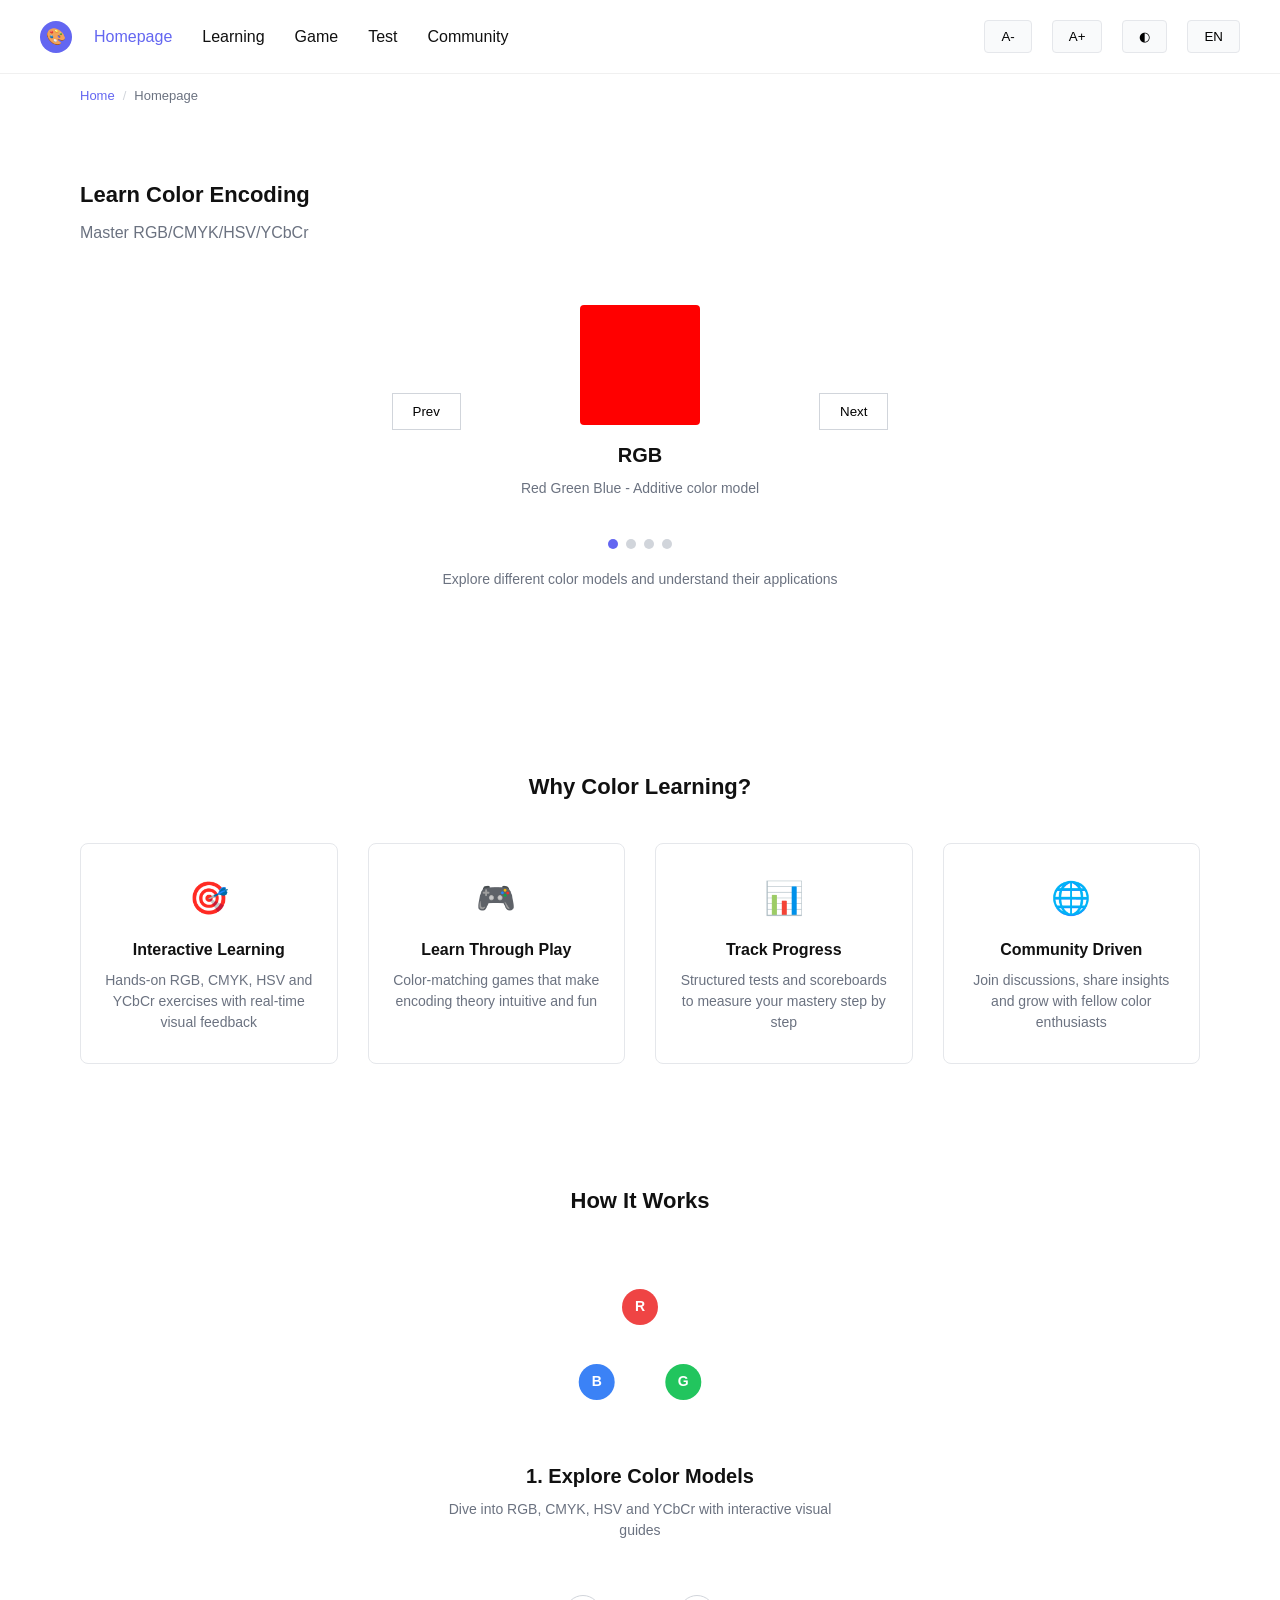
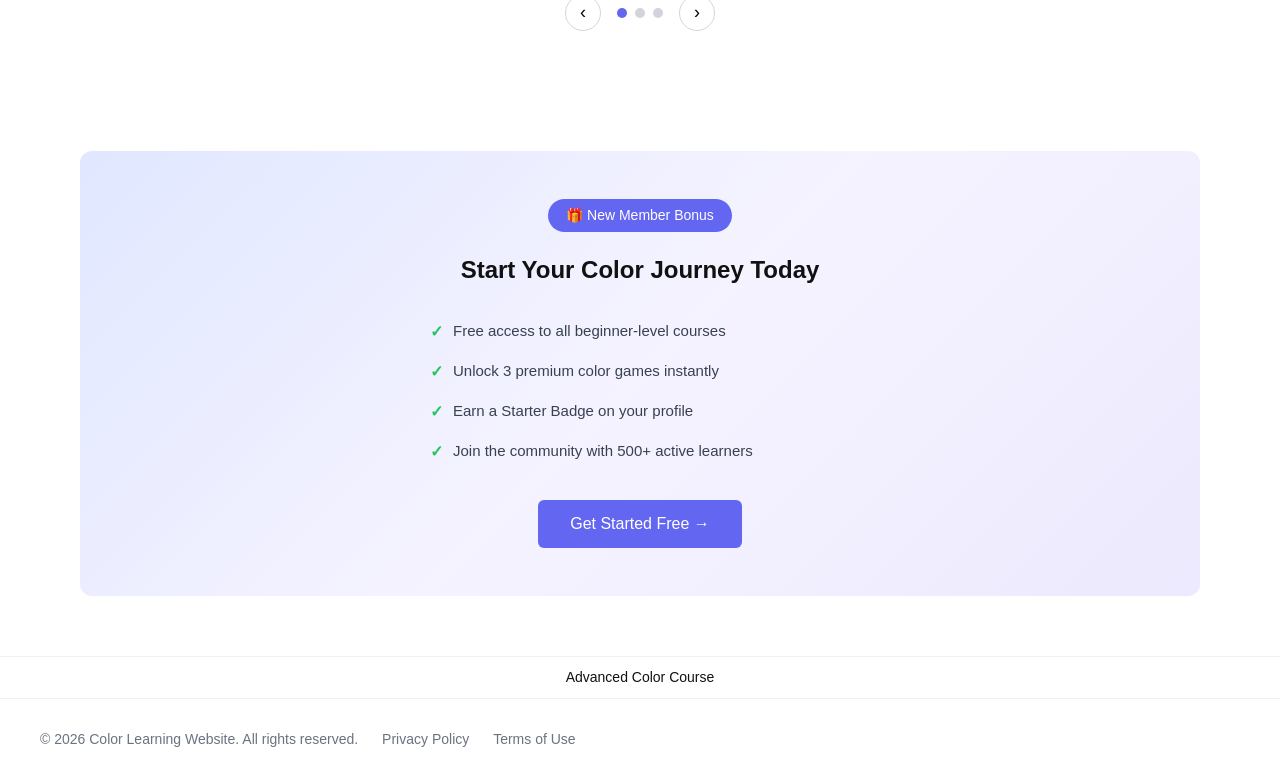
<file: color-learning/index.html>
<!DOCTYPE html>
<html lang="en">
<head>
    <meta charset="UTF-8">
    <meta name="viewport" content="width=device-width, initial-scale=1.0">
    <title>Homepage - Color Learning</title>
    <link rel="stylesheet" href="styles.css">
    <script src="site-settings.js"></script>
</head>
<body>
    <a href="#main-content" class="skip-link">Skip to main content</a>
    <nav>
        <div class="logo">🎨</div>
        <button class="nav-toggle" aria-label="Toggle navigation">☰</button>
        <ul>
            <li><a href="index.html" class="active">Homepage</a></li>
            <li><a href="learning.html">Learning</a></li>
            <li><a href="game.html">Game</a></li>
            <li><a href="test.html">Test</a></li>
            <li><a href="community.html">Community</a></li>
        </ul>
        <div class="nav-right">
            <button class="font-btn" id="fontDecrease" aria-label="Decrease font size">A-</button>
            <button class="font-btn" id="fontIncrease" aria-label="Increase font size">A+</button>
            <button class="font-btn" id="contrastToggle" aria-label="Toggle high contrast mode">◐</button>
            <button class="lang-btn" id="langToggle" aria-label="Switch language">EN</button>
        </div>
    </nav>

    <div class="breadcrumb">
        <a href="index.html">Home</a>
        <span class="breadcrumb-sep">/</span>
        <span class="breadcrumb-current">Homepage</span>
    </div>

    <div class="container">
        <div class="hero" id="main-content">
            <div class="hero-text">
                <h1>Learn Color Encoding</h1>
                <p>Master RGB/CMYK/HSV/YCbCr</p>
            </div>
        </div>

        <div class="carousel">
            <div class="carousel-main">
                <button class="carousel-btn" onclick="prevSlide()">Prev</button>
                <div class="carousel-content">
                    <div class="carousel-color" style="background-color: #FF0000;"></div>
                    <h3>RGB</h3>
                    <p>Red Green Blue - Additive color model</p>
                </div>
                <button class="carousel-btn" onclick="nextSlide()">Next</button>
            </div>
            <div class="carousel-dots">
                <div class="dot active"></div>
                <div class="dot"></div>
                <div class="dot"></div>
                <div class="dot"></div>
            </div>
            <p class="carousel-desc">Explore different color models and understand their applications</p>
        </div>
    </div>

    <section class="usp-section">
        <h2 class="usp-heading">Why Color Learning?</h2>
        <div class="usp-grid">
            <a href="learning.html" class="usp-item" aria-label="Interactive Learning - Go to Learning page">
                <div class="usp-icon">🎯</div>
                <h3>Interactive Learning</h3>
                <p>Hands-on RGB, CMYK, HSV and YCbCr exercises with real-time visual feedback</p>
            </a>
            <a href="game.html" class="usp-item" aria-label="Learn Through Play - Go to Game page">
                <div class="usp-icon">🎮</div>
                <h3>Learn Through Play</h3>
                <p>Color-matching games that make encoding theory intuitive and fun</p>
            </a>
            <a href="test.html" class="usp-item" aria-label="Track Progress - Go to Test page">
                <div class="usp-icon">📊</div>
                <h3>Track Progress</h3>
                <p>Structured tests and scoreboards to measure your mastery step by step</p>
            </a>
            <a href="community.html" class="usp-item" aria-label="Community Driven - Go to Community page">
                <div class="usp-icon">🌐</div>
                <h3>Community Driven</h3>
                <p>Join discussions, share insights and grow with fellow color enthusiasts</p>
            </a>
        </div>
    </section>

    <section class="showcase-section">
        <h2 class="showcase-heading">How It Works</h2>
        <div class="showcase-slider">
            <div class="showcase-track" id="showcaseTrack">
                <div class="showcase-slide">
                    <div class="showcase-visual">
                        <div class="showcase-color-ring">
                            <span style="--angle:0deg;--clr:#EF4444">R</span>
                            <span style="--angle:120deg;--clr:#22C55E">G</span>
                            <span style="--angle:240deg;--clr:#3B82F6">B</span>
                        </div>
                    </div>
                    <h3>1. Explore Color Models</h3>
                    <p>Dive into RGB, CMYK, HSV and YCbCr with interactive visual guides</p>
                </div>
                <div class="showcase-slide">
                    <div class="showcase-visual">
                        <div class="showcase-puzzle">
                            <div class="puzzle-piece" style="background:#6366F1"></div>
                            <div class="puzzle-piece" style="background:#F59E0B"></div>
                            <div class="puzzle-piece" style="background:#10B981"></div>
                        </div>
                    </div>
                    <h3>2. Play & Practice</h3>
                    <p>Challenge yourself with color-matching games and hands-on puzzles</p>
                </div>
                <div class="showcase-slide">
                    <div class="showcase-visual">
                        <div class="showcase-chart">
                            <div class="chart-bar" style="--h:60%"></div>
                            <div class="chart-bar" style="--h:80%"></div>
                            <div class="chart-bar" style="--h:45%"></div>
                            <div class="chart-bar" style="--h:95%"></div>
                        </div>
                    </div>
                    <h3>3. Test & Improve</h3>
                    <p>Take graded quizzes and watch your scores climb on the leaderboard</p>
                </div>
            </div>
            <div class="showcase-controls">
                <button class="showcase-btn" id="showcasePrev">‹</button>
                <div class="showcase-dots" id="showcaseDots">
                    <span class="showcase-dot active"></span>
                    <span class="showcase-dot"></span>
                    <span class="showcase-dot"></span>
                </div>
                <button class="showcase-btn" id="showcaseNext">›</button>
            </div>
        </div>
    </section>

    <section class="promo-section">
        <div class="promo-card">
            <div class="promo-badge">🎁 New Member Bonus</div>
            <h2 class="promo-title">Start Your Color Journey Today</h2>
            <ul class="promo-perks">
                <li><span class="promo-check">✓</span> Free access to all beginner-level courses</li>
                <li><span class="promo-check">✓</span> Unlock 3 premium color games instantly</li>
                <li><span class="promo-check">✓</span> Earn a Starter Badge on your profile</li>
                <li><span class="promo-check">✓</span> Join the community with 500+ active learners</li>
            </ul>
            <a href="learning.html" class="promo-cta">Get Started Free →</a>
        </div>
    </section>

    <div class="ad-banner">
        <p>Advanced Color Course</p>
    </div>

    <footer>
        <p>© 2026 Color Learning Website. All rights reserved.
            <a href="privacy.html">Privacy Policy</a>
            <a href="#">Terms of Use</a>
        </p>
    </footer>

    <script>
        let currentSlide = 0;
        const slides = [
            { color: '#FF0000', title: 'RGB', desc: 'Red Green Blue - Additive color model' },
            { color: '#0000FF', title: 'CMYK', desc: 'Cyan Magenta Yellow Key - Subtractive color model' },
            { color: '#FFFF00', title: 'HSV', desc: 'Hue Saturation Value - Intuitive color adjustment' },
            { color: '#00AA00', title: 'YCbCr', desc: 'Luma Chroma - Video compression standard' }
        ];
        const dots = document.querySelectorAll('.dot');

        function updateSlide() {
            const carouselColor = document.querySelector('.carousel-color');
            const carouselTitle = document.querySelector('.carousel-content h3');
            const carouselDesc = document.querySelector('.carousel-content p');
            
            carouselColor.style.backgroundColor = slides[currentSlide].color;
            carouselTitle.textContent = slides[currentSlide].title;
            carouselDesc.textContent = slides[currentSlide].desc;
            
            dots.forEach((dot, index) => {
                dot.classList.toggle('active', index === currentSlide);
            });
        }

        function nextSlide() {
            currentSlide = (currentSlide + 1) % slides.length;
            updateSlide();
        }

        function prevSlide() {
            currentSlide = (currentSlide - 1 + slides.length) % slides.length;
            updateSlide();
        }

        updateSlide();
    </script>

    <script>
        (function () {
            const track = document.getElementById('showcaseTrack');
            const dots = document.querySelectorAll('#showcaseDots .showcase-dot');
            const prevBtn = document.getElementById('showcasePrev');
            const nextBtn = document.getElementById('showcaseNext');
            let current = 0;
            const total = dots.length;

            function goTo(index) {
                current = ((index % total) + total) % total;
                track.style.transform = 'translateX(-' + (current * 100) + '%)';
                dots.forEach(function (d, i) {
                    d.classList.toggle('active', i === current);
                });
            }

            prevBtn.addEventListener('click', function () { goTo(current - 1); });
            nextBtn.addEventListener('click', function () { goTo(current + 1); });
            dots.forEach(function (d, i) {
                d.addEventListener('click', function () { goTo(i); });
            });

            setInterval(function () { goTo(current + 1); }, 5000);
        })();
    </script>

    <script>
        (function () {
            var logo = document.querySelector('nav .logo');
            if (logo) {
                logo.style.cursor = 'pointer';
                logo.addEventListener('click', function () {
                    window.location.href = 'index.html';
                });
            }
        })();
    </script>

    <script>
        (function () {
            var i18n = {
                en: {
                    nav_home: 'Homepage',
                    nav_learn: 'Learning',
                    nav_game: 'Game',
                    nav_test: 'Test',
                    nav_community: 'Community',
                    breadcrumb_home: 'Home',
                    breadcrumb_current: 'Homepage',
                    hero_title: 'Learn Color Encoding',
                    hero_sub: 'Master RGB/CMYK/HSV/YCbCr',
                    carousel_desc: 'Explore different color models and understand their applications',
                    usp_heading: 'Why Color Learning?',
                    usp1_title: 'Interactive Learning',
                    usp1_desc: 'Hands-on RGB, CMYK, HSV and YCbCr exercises with real-time visual feedback',
                    usp2_title: 'Learn Through Play',
                    usp2_desc: 'Color-matching games that make encoding theory intuitive and fun',
                    usp3_title: 'Track Progress',
                    usp3_desc: 'Structured tests and scoreboards to measure your mastery step by step',
                    usp4_title: 'Community Driven',
                    usp4_desc: 'Join discussions, share insights and grow with fellow color enthusiasts',
                    showcase_heading: 'How It Works',
                    slide1_title: '1. Explore Color Models',
                    slide1_desc: 'Dive into RGB, CMYK, HSV and YCbCr with interactive visual guides',
                    slide2_title: '2. Play & Practice',
                    slide2_desc: 'Challenge yourself with color-matching games and hands-on puzzles',
                    slide3_title: '3. Test & Improve',
                    slide3_desc: 'Take graded quizzes and watch your scores climb on the leaderboard',
                    promo_badge: '🎁 New Member Bonus',
                    promo_title: 'Start Your Color Journey Today',
                    promo1: 'Free access to all beginner-level courses',
                    promo2: 'Unlock 3 premium color games instantly',
                    promo3: 'Earn a Starter Badge on your profile',
                    promo4: 'Join the community with 500+ active learners',
                    promo_cta: 'Get Started Free →',
                    ad_banner: 'Advanced Color Course',
                    footer_copy: '© 2026 Color Learning Website. All rights reserved.',
                    footer_privacy: 'Privacy Policy',
                    footer_terms: 'Terms of Use'
                },
                zh: {
                    nav_home: '首页',
                    nav_learn: '学习',
                    nav_game: '游戏',
                    nav_test: '测试',
                    nav_community: '社区',
                    breadcrumb_home: '首页',
                    breadcrumb_current: '主页',
                    hero_title: '学习色彩编码',
                    hero_sub: '掌握 RGB/CMYK/HSV/YCbCr',
                    carousel_desc: '探索不同的色彩模型，了解它们的应用',
                    usp_heading: '为什么选择色彩学习？',
                    usp1_title: '互动学习',
                    usp1_desc: '通过 RGB、CMYK、HSV 和 YCbCr 实操练习，获得实时视觉反馈',
                    usp2_title: '寓教于乐',
                    usp2_desc: '色彩匹配游戏让编码理论变得直观有趣',
                    usp3_title: '追踪进度',
                    usp3_desc: '结构化测试和排行榜，逐步衡量你的掌握程度',
                    usp4_title: '社区驱动',
                    usp4_desc: '加入讨论、分享见解，与色彩爱好者共同成长',
                    showcase_heading: '使用流程',
                    slide1_title: '1. 探索色彩模型',
                    slide1_desc: '通过交互式视觉指南深入了解 RGB、CMYK、HSV 和 YCbCr',
                    slide2_title: '2. 游戏练习',
                    slide2_desc: '用色彩匹配游戏和拼图挑战自我',
                    slide3_title: '3. 测试提升',
                    slide3_desc: '参加分级测验，看着你的分数在排行榜上攀升',
                    promo_badge: '🎁 新用户福利',
                    promo_title: '立即开启你的色彩之旅',
                    promo1: '免费访问所有入门课程',
                    promo2: '立即解锁 3 款高级色彩游戏',
                    promo3: '获得新手徽章展示在个人资料',
                    promo4: '加入 500+ 活跃学习者的社区',
                    promo_cta: '免费开始 →',
                    ad_banner: '高级色彩课程',
                    footer_copy: '© 2026 色彩学习网站. 保留所有权利.',
                    footer_privacy: '隐私政策',
                    footer_terms: '使用条款'
                }
            };

            var currentLang = window.SiteSettings ? window.SiteSettings.get().lang : 'en';

            var langBtn = document.getElementById('langToggle');

            function applyLang(lang) {
                var t = i18n[lang];
                var navLinks = document.querySelectorAll('nav ul li a');
                var navKeys = ['nav_home', 'nav_learn', 'nav_game', 'nav_test', 'nav_community'];
                navLinks.forEach(function (a, i) { a.textContent = t[navKeys[i]]; });

                var bcHome = document.querySelector('.breadcrumb a');
                var bcCurrent = document.querySelector('.breadcrumb-current');
                if (bcHome) bcHome.textContent = t.breadcrumb_home;
                if (bcCurrent) bcCurrent.textContent = t.breadcrumb_current;

                var heroH1 = document.querySelector('.hero-text h1');
                var heroP = document.querySelector('.hero-text p');
                if (heroH1) heroH1.textContent = t.hero_title;
                if (heroP) heroP.textContent = t.hero_sub;

                var carouselDesc = document.querySelector('.carousel-desc');
                if (carouselDesc) carouselDesc.textContent = t.carousel_desc;

                var uspHeading = document.querySelector('.usp-heading');
                if (uspHeading) uspHeading.textContent = t.usp_heading;

                var uspItems = document.querySelectorAll('.usp-item');
                var uspKeys = ['usp1', 'usp2', 'usp3', 'usp4'];
                uspItems.forEach(function (item, i) {
                    var h3 = item.querySelector('h3');
                    var p = item.querySelector('p');
                    if (h3) h3.textContent = t[uspKeys[i] + '_title'];
                    if (p) p.textContent = t[uspKeys[i] + '_desc'];
                });

                var showcaseHeading = document.querySelector('.showcase-heading');
                if (showcaseHeading) showcaseHeading.textContent = t.showcase_heading;

                var slideKeys = ['slide1', 'slide2', 'slide3'];
                var slides = document.querySelectorAll('.showcase-slide');
                slides.forEach(function (slide, i) {
                    var h3 = slide.querySelector('h3');
                    var p = slide.querySelector('p');
                    if (h3) h3.textContent = t[slideKeys[i] + '_title'];
                    if (p) p.textContent = t[slideKeys[i] + '_desc'];
                });

                var promoBadge = document.querySelector('.promo-badge');
                var promoTitle = document.querySelector('.promo-title');
                if (promoBadge) promoBadge.textContent = t.promo_badge;
                if (promoTitle) promoTitle.textContent = t.promo_title;

                var promoPerks = document.querySelectorAll('.promo-perks li');
                var perkKeys = ['promo1', 'promo2', 'promo3', 'promo4'];
                promoPerks.forEach(function (li, i) {
                    var check = li.querySelector('.promo-check');
                    var checkText = check ? check.outerHTML : '';
                    li.innerHTML = checkText + ' ' + t[perkKeys[i]];
                });

                var promoCta = document.querySelector('.promo-cta');
                if (promoCta) promoCta.textContent = t.promo_cta;

                var adBanner = document.querySelector('.ad-banner p');
                if (adBanner) adBanner.textContent = t.ad_banner;

                var footerP = document.querySelector('footer p');
                if (footerP) {
                    footerP.innerHTML = t.footer_copy +
                        ' <a href="#">' + t.footer_privacy + '</a>' +
                        ' <a href="#">' + t.footer_terms + '</a>';
                }

                document.documentElement.lang = lang === 'zh' ? 'zh' : 'en';
                if (langBtn) langBtn.textContent = lang === 'en' ? 'EN' : '中文';
            }

            document.addEventListener('site-settings:change', function (event) {
                currentLang = event.detail.lang;
                applyLang(currentLang);
            });

            applyLang(currentLang);
        })();
    </script>
</body>
</html>
</file>
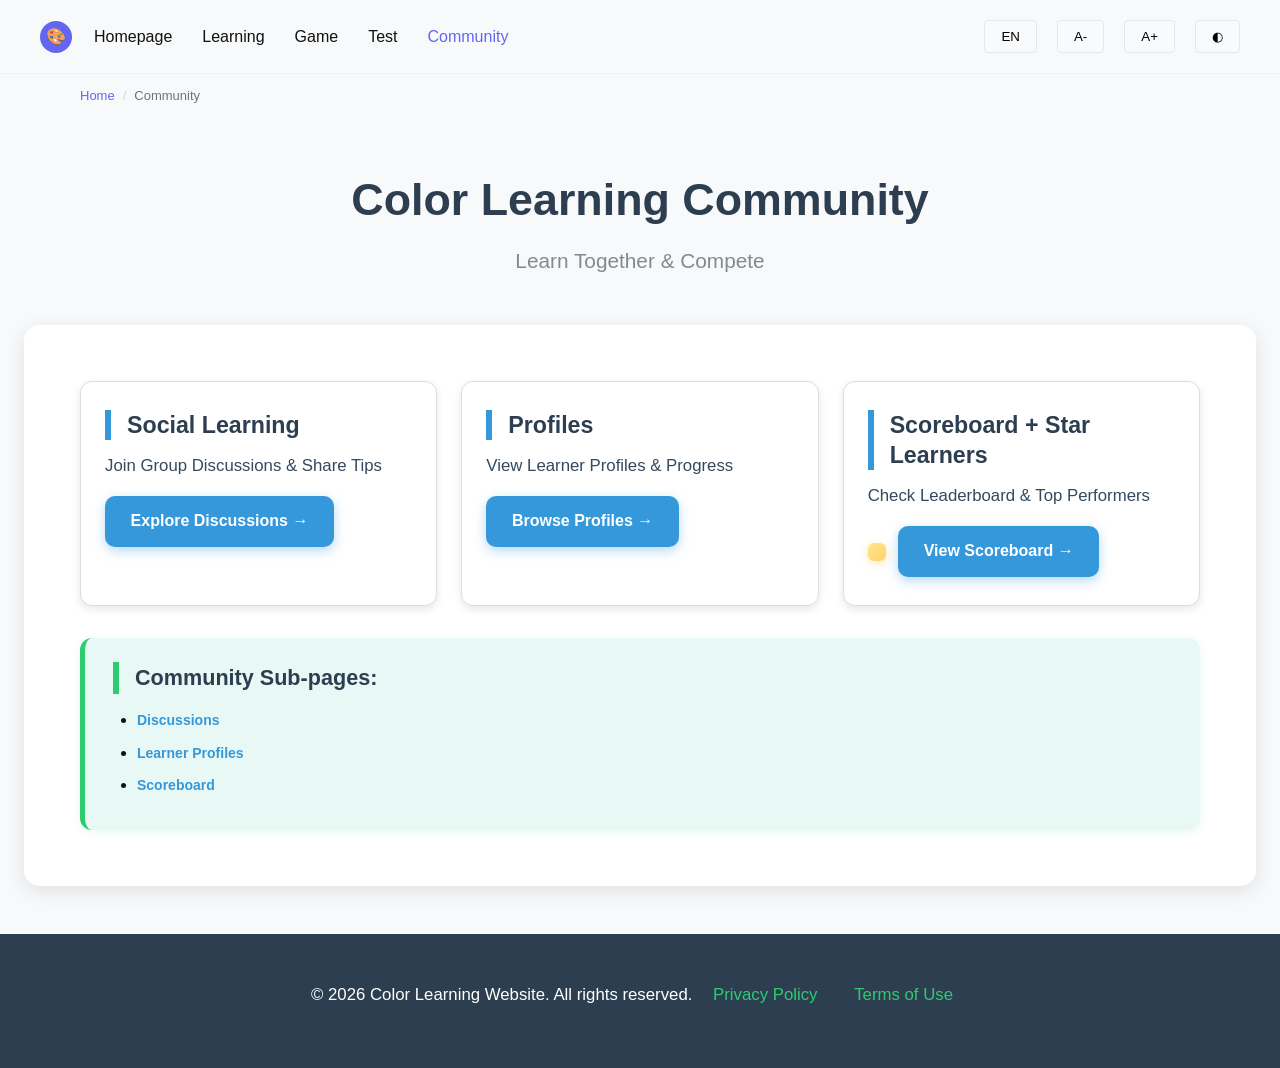
<file: color-learning/community.html>
<!DOCTYPE html>
<html lang="en">
<head>
    <meta charset="UTF-8">
    <meta name="viewport" content="width=device-width, initial-scale=1.0">
    <title>Community - Color Learning</title>
    <link rel="stylesheet" href="styles.css">
    <link rel="stylesheet" href="community-pages.css">
    <script src="site-settings.js"></script>
</head>
<body class="community-pages-body">
    <a href="#main-content" class="skip-link">Skip to main content</a>
    <nav>
        <div class="logo">🎨</div>
        <button class="nav-toggle" aria-label="Toggle navigation">☰</button>
        <ul>
            <li><a href="index.html">Homepage</a></li>
            <li><a href="learning.html">Learning</a></li>
            <li><a href="game.html">Game</a></li>
            <li><a href="test.html">Test</a></li>
            <li><a href="community.html" class="active">Community</a></li>
        </ul>
        <div class="nav-right">
            <button class="lang-btn">EN</button>
            <button class="font-btn">A-</button>
            <button class="font-btn">A+</button>
            <button class="font-btn" id="contrastToggle" aria-label="Toggle high contrast mode">◐</button>
        </div>
    </nav>

    <div class="breadcrumb">
        <a href="index.html">Home</a>
        <span class="breadcrumb-sep">/</span>
        <span class="breadcrumb-current">Community</span>
    </div>

    <div class="container" id="main-content">
        <h1 class="page-title">Color Learning Community</h1>
        <p class="page-subtitle">Learn Together & Compete</p>

        <div class="content-section">
            <div class="community-modules">
                <div class="module">
                    <h3>Social Learning</h3>
                    <p>Join Group Discussions & Share Tips</p>
                    <a href="discussions.html" class="module-link">Explore Discussions →</a>
                </div>
                <div class="module">
                    <h3>Profiles</h3>
                    <p>View Learner Profiles & Progress</p>
                    <a href="profiles.html" class="module-link">Browse Profiles →</a>
                </div>
                <div class="module">
                    <h3>Scoreboard + Star Learners</h3>
                    <p>Check Leaderboard & Top Performers</p>
                    <span class="star-badge"></span>
                    <a href="scoreboard.html" class="module-link">View Scoreboard →</a>
                </div>
            </div>

            <div class="subpages-list">
                <h4>Community Sub-pages:</h4>
                <ul>
                    <li><a href="discussions.html">Discussions</a></li>
                    <li><a href="profiles.html">Learner Profiles</a></li>
                    <li><a href="scoreboard.html">Scoreboard</a></li>
                </ul>
            </div>
        </div>
    </div>

    <footer>
        <p>© 2026 Color Learning Website. All rights reserved.
            <a href="privacy.html">Privacy Policy</a>
            <a href="#">Terms of Use</a>
        </p>
    </footer>
    <script src="common.js"></script>
</body>
</html>
</file>
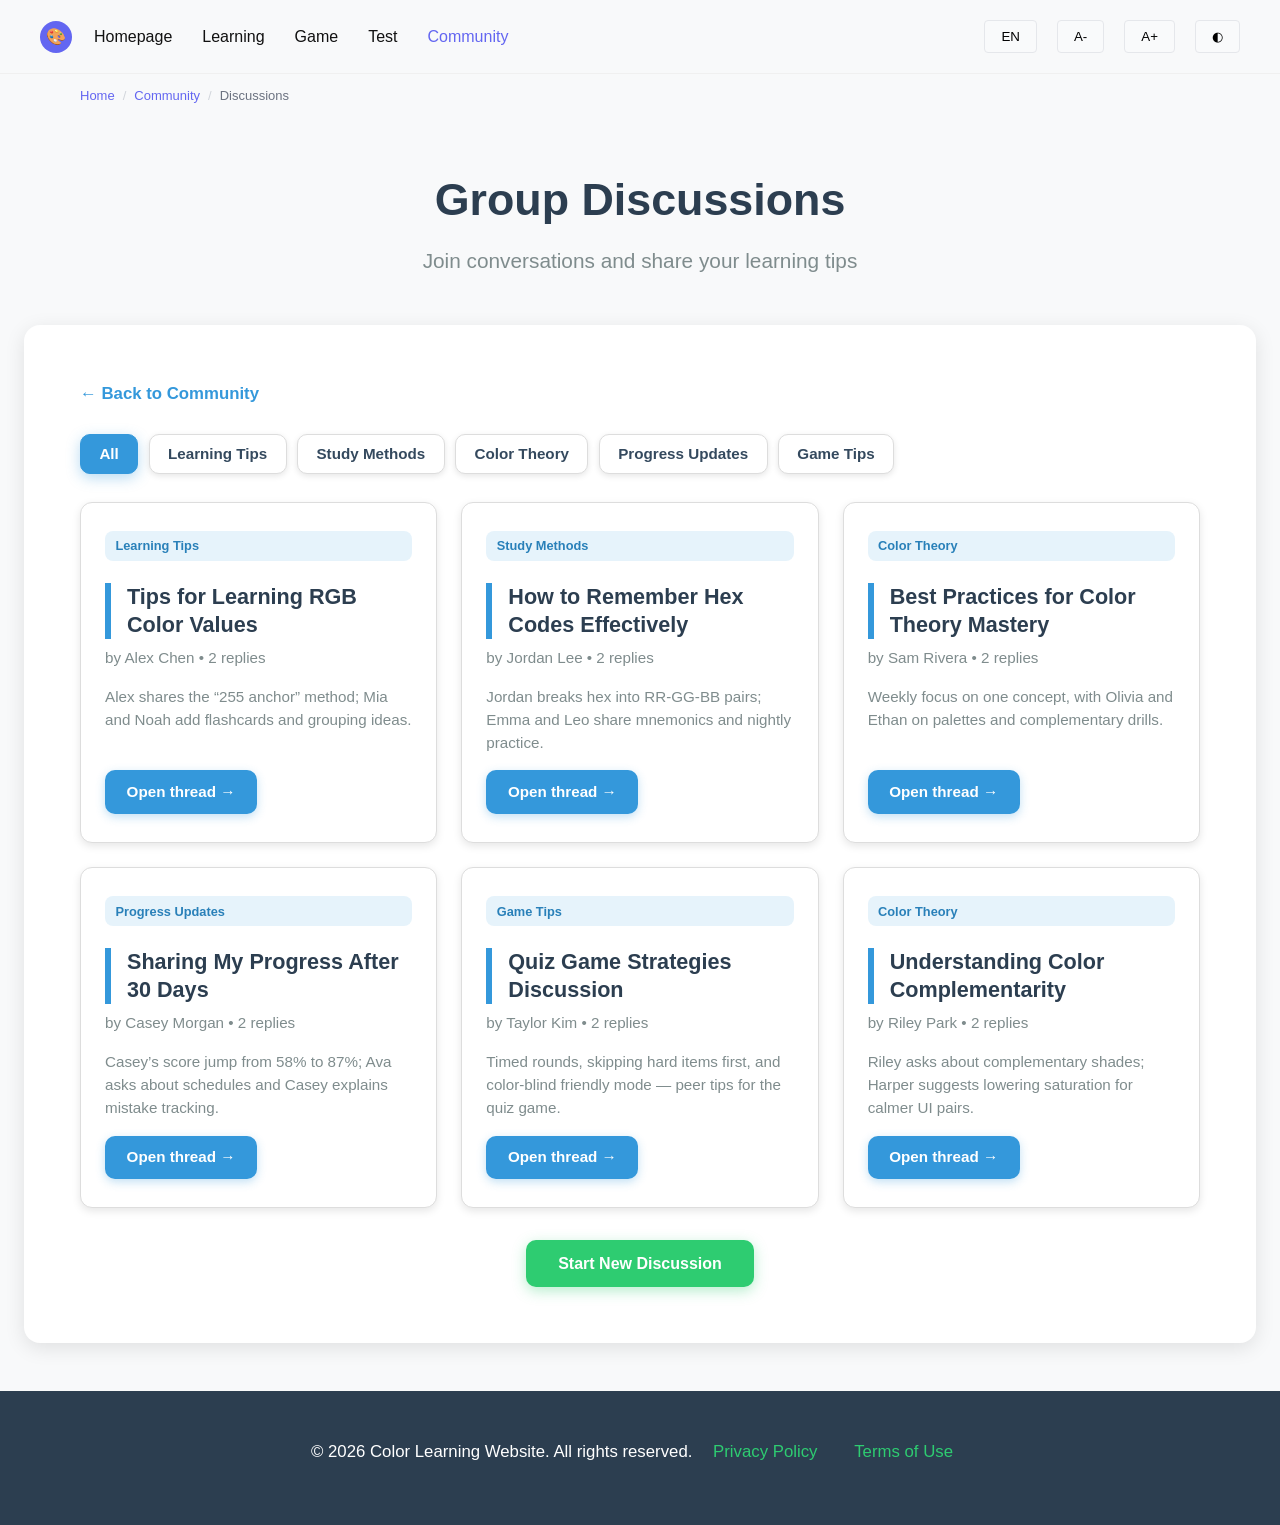
<file: color-learning/discussions.html>
<!DOCTYPE html>
<html lang="en">
<head>
    <meta charset="UTF-8">
    <meta name="viewport" content="width=device-width, initial-scale=1.0">
    <title>Discussions - Color Learning</title>
    <link rel="stylesheet" href="styles.css">
    <link rel="stylesheet" href="community-pages.css">
    <script src="site-settings.js"></script>
</head>
<body class="community-pages-body">
    <a href="#main-content" class="skip-link">Skip to main content</a>
    <nav>
        <div class="logo">🎨</div>
        <button class="nav-toggle" aria-label="Toggle navigation">☰</button>
        <ul>
            <li><a href="index.html">Homepage</a></li>
            <li><a href="learning.html">Learning</a></li>
            <li><a href="game.html">Game</a></li>
            <li><a href="test.html">Test</a></li>
            <li><a href="community.html" class="active">Community</a></li>
        </ul>
        <div class="nav-right">
            <button class="lang-btn">EN</button>
            <button class="font-btn">A-</button>
            <button class="font-btn">A+</button>
            <button class="font-btn" id="contrastToggle" aria-label="Toggle high contrast mode">◐</button>
        </div>
    </nav>

    <div class="breadcrumb">
        <a href="index.html">Home</a>
        <span class="breadcrumb-sep">/</span>
        <a href="community.html">Community</a>
        <span class="breadcrumb-sep">/</span>
        <span class="breadcrumb-current">Discussions</span>
    </div>

    <div class="container" id="main-content">
        <h1 class="page-title">Group Discussions</h1>
        <p class="page-subtitle">Join conversations and share your learning tips</p>

        <div class="content-section">
        <a href="community.html" class="back-link">← Back to Community</a>

        <div class="filter-bar">
            <button type="button" class="filter-btn active" data-filter="all" onclick="filterDiscussions('all')">All</button>
            <button type="button" class="filter-btn" data-filter="tips" onclick="filterDiscussions('tips')">Learning Tips</button>
            <button type="button" class="filter-btn" data-filter="study" onclick="filterDiscussions('study')">Study Methods</button>
            <button type="button" class="filter-btn" data-filter="theory" onclick="filterDiscussions('theory')">Color Theory</button>
            <button type="button" class="filter-btn" data-filter="progress" onclick="filterDiscussions('progress')">Progress Updates</button>
            <button type="button" class="filter-btn" data-filter="game" onclick="filterDiscussions('game')">Game Tips</button>
        </div>

        <div class="discussions-grid">
            <div class="discussion-card" data-tag="tips" data-thread-id="rgb-learning-tips">
                <span class="discussion-tag">Learning Tips</span>
                <h3>Tips for Learning RGB Color Values</h3>
                <p class="discussion-meta">by Alex Chen • <span class="reply-count">2</span> replies</p>
                <p class="discussion-excerpt">Alex shares the “255 anchor” method; Mia and Noah add flashcards and grouping ideas.</p>
                <div class="discussion-content">
                    <div class="forum-post-list">
                        <article class="forum-post is-op" data-author="Alex Chen">
                            <div class="forum-post-avatar">AC</div>
                            <div class="forum-post-main">
                                <header class="forum-post-header">
                                    <span class="forum-author">Alex Chen</span>
                                    <span class="forum-op-badge">Original post</span>
                                    <time datetime="2026-05-01">May 1, 2026</time>
                                </header>
                                <div class="forum-post-body">
                                    <p>I use a “255 anchor” method: start from pure red (255, 0, 0), then adjust one channel at a time to understand color shifts.</p>
                                </div>
                            </div>
                        </article>
                        <article class="forum-post" data-author="Mia">
                            <div class="forum-post-avatar">M</div>
                            <div class="forum-post-main">
                                <header class="forum-post-header">
                                    <span class="forum-author">Mia</span>
                                    <time datetime="2026-05-02">May 2, 2026</time>
                                </header>
                                <div class="forum-post-body">
                                    <p>Same here. I made flashcards with common values like (255, 255, 0) for yellow and review them daily.</p>
                                </div>
                            </div>
                        </article>
                        <article class="forum-post" data-author="Noah">
                            <div class="forum-post-avatar">N</div>
                            <div class="forum-post-main">
                                <header class="forum-post-header">
                                    <span class="forum-author">Noah</span>
                                    <time datetime="2026-05-02">May 2, 2026</time>
                                </header>
                                <div class="forum-post-body">
                                    <p>Great idea. I also group RGB by brightness levels to memorize faster.</p>
                                </div>
                            </div>
                        </article>
                    </div>
                </div>
                <a href="#" class="view-link">Open thread →</a>
            </div>

            <div class="discussion-card" data-tag="study" data-thread-id="hex-memory-study">
                <span class="discussion-tag">Study Methods</span>
                <h3>How to Remember Hex Codes Effectively</h3>
                <p class="discussion-meta">by Jordan Lee • <span class="reply-count">2</span> replies</p>
                <p class="discussion-excerpt">Jordan breaks hex into RR-GG-BB pairs; Emma and Leo share mnemonics and nightly practice.</p>
                <div class="discussion-content">
                    <div class="forum-post-list">
                        <article class="forum-post is-op" data-author="Jordan Lee">
                            <div class="forum-post-avatar">JL</div>
                            <div class="forum-post-main">
                                <header class="forum-post-header">
                                    <span class="forum-author">Jordan Lee</span>
                                    <span class="forum-op-badge">Original post</span>
                                    <time datetime="2026-04-28">Apr 28, 2026</time>
                                </header>
                                <div class="forum-post-body">
                                    <p>I split hex into pairs: RR-GG-BB. Learning each pair first made long codes less overwhelming.</p>
                                </div>
                            </div>
                        </article>
                        <article class="forum-post" data-author="Emma">
                            <div class="forum-post-avatar">E</div>
                            <div class="forum-post-main">
                                <header class="forum-post-header">
                                    <span class="forum-author">Emma</span>
                                    <time datetime="2026-04-29">Apr 29, 2026</time>
                                </header>
                                <div class="forum-post-body">
                                    <p>I create mnemonics for repeated patterns like #FFAA33 and test myself with mini quizzes.</p>
                                </div>
                            </div>
                        </article>
                        <article class="forum-post" data-author="Leo">
                            <div class="forum-post-avatar">L</div>
                            <div class="forum-post-main">
                                <header class="forum-post-header">
                                    <span class="forum-author">Leo</span>
                                    <time datetime="2026-04-30">Apr 30, 2026</time>
                                </header>
                                <div class="forum-post-body">
                                    <p>I practice by converting RGB to hex in a notebook every evening for 10 minutes.</p>
                                </div>
                            </div>
                        </article>
                    </div>
                </div>
                <a href="#" class="view-link">Open thread →</a>
            </div>

            <div class="discussion-card" data-tag="theory" data-thread-id="color-theory-mastery">
                <span class="discussion-tag">Color Theory</span>
                <h3>Best Practices for Color Theory Mastery</h3>
                <p class="discussion-meta">by Sam Rivera • <span class="reply-count">2</span> replies</p>
                <p class="discussion-excerpt">Weekly focus on one concept, with Olivia and Ethan on palettes and complementary drills.</p>
                <div class="discussion-content">
                    <div class="forum-post-list">
                        <article class="forum-post is-op" data-author="Sam Rivera">
                            <div class="forum-post-avatar">SR</div>
                            <div class="forum-post-main">
                                <header class="forum-post-header">
                                    <span class="forum-author">Sam Rivera</span>
                                    <span class="forum-op-badge">Original post</span>
                                    <time datetime="2026-05-03">May 3, 2026</time>
                                </header>
                                <div class="forum-post-body">
                                    <p>Focus on one concept per week (hue, saturation, contrast). Applying it in small designs helps retention.</p>
                                </div>
                            </div>
                        </article>
                        <article class="forum-post" data-author="Olivia">
                            <div class="forum-post-avatar">O</div>
                            <div class="forum-post-main">
                                <header class="forum-post-header">
                                    <span class="forum-author">Olivia</span>
                                    <time datetime="2026-05-04">May 4, 2026</time>
                                </header>
                                <div class="forum-post-body">
                                    <p>I improved a lot after comparing bad and good palettes side by side.</p>
                                </div>
                            </div>
                        </article>
                        <article class="forum-post" data-author="Ethan">
                            <div class="forum-post-avatar">E</div>
                            <div class="forum-post-main">
                                <header class="forum-post-header">
                                    <span class="forum-author">Ethan</span>
                                    <time datetime="2026-05-04">May 4, 2026</time>
                                </header>
                                <div class="forum-post-body">
                                    <p>Complementary color drills helped me quickly spot balancing issues.</p>
                                </div>
                            </div>
                        </article>
                    </div>
                </div>
                <a href="#" class="view-link">Open thread →</a>
            </div>

            <div class="discussion-card" data-tag="progress" data-thread-id="progress-30-days">
                <span class="discussion-tag">Progress Updates</span>
                <h3>Sharing My Progress After 30 Days</h3>
                <p class="discussion-meta">by Casey Morgan • <span class="reply-count">2</span> replies</p>
                <p class="discussion-excerpt">Casey’s score jump from 58% to 87%; Ava asks about schedules and Casey explains mistake tracking.</p>
                <div class="discussion-content">
                    <div class="forum-post-list">
                        <article class="forum-post is-op" data-author="Casey Morgan">
                            <div class="forum-post-avatar">CM</div>
                            <div class="forum-post-main">
                                <header class="forum-post-header">
                                    <span class="forum-author">Casey Morgan</span>
                                    <span class="forum-op-badge">Original post</span>
                                    <time datetime="2026-04-20">Apr 20, 2026</time>
                                </header>
                                <div class="forum-post-body">
                                    <p>In 30 days, my test score went from 58% to 87%. Daily 20-minute practice made the biggest difference.</p>
                                </div>
                            </div>
                        </article>
                        <article class="forum-post" data-author="Ava">
                            <div class="forum-post-avatar">A</div>
                            <div class="forum-post-main">
                                <header class="forum-post-header">
                                    <span class="forum-author">Ava</span>
                                    <time datetime="2026-04-21">Apr 21, 2026</time>
                                </header>
                                <div class="forum-post-body">
                                    <p>That is inspiring. Did you follow a fixed schedule or adjust based on weak areas?</p>
                                </div>
                            </div>
                        </article>
                        <article class="forum-post" data-author="Casey Morgan">
                            <div class="forum-post-avatar">CM</div>
                            <div class="forum-post-main">
                                <header class="forum-post-header">
                                    <span class="forum-author">Casey Morgan</span>
                                    <time datetime="2026-04-22">Apr 22, 2026</time>
                                </header>
                                <div class="forum-post-body">
                                    <p>I tracked mistakes weekly and focused extra practice on color harmony questions.</p>
                                </div>
                            </div>
                        </article>
                    </div>
                </div>
                <a href="#" class="view-link">Open thread →</a>
            </div>

            <div class="discussion-card" data-tag="game" data-thread-id="quiz-game-strategies">
                <span class="discussion-tag">Game Tips</span>
                <h3>Quiz Game Strategies Discussion</h3>
                <p class="discussion-meta">by Taylor Kim • <span class="reply-count">2</span> replies</p>
                <p class="discussion-excerpt">Timed rounds, skipping hard items first, and color-blind friendly mode — peer tips for the quiz game.</p>
                <div class="discussion-content">
                    <div class="forum-post-list">
                        <article class="forum-post is-op" data-author="Taylor Kim">
                            <div class="forum-post-avatar">TK</div>
                            <div class="forum-post-main">
                                <header class="forum-post-header">
                                    <span class="forum-author">Taylor Kim</span>
                                    <span class="forum-op-badge">Original post</span>
                                    <time datetime="2026-05-05">May 5, 2026</time>
                                </header>
                                <div class="forum-post-body">
                                    <p>In timed rounds, answer obvious primary/secondary colors first, then return to tricky gradient items.</p>
                                </div>
                            </div>
                        </article>
                        <article class="forum-post" data-author="Lucas">
                            <div class="forum-post-avatar">L</div>
                            <div class="forum-post-main">
                                <header class="forum-post-header">
                                    <span class="forum-author">Lucas</span>
                                    <time datetime="2026-05-06">May 6, 2026</time>
                                </header>
                                <div class="forum-post-body">
                                    <p>I also skip uncertain questions early. It improved my final accuracy by around 12%.</p>
                                </div>
                            </div>
                        </article>
                        <article class="forum-post" data-author="Sophia">
                            <div class="forum-post-avatar">S</div>
                            <div class="forum-post-main">
                                <header class="forum-post-header">
                                    <span class="forum-author">Sophia</span>
                                    <time datetime="2026-05-06">May 6, 2026</time>
                                </header>
                                <div class="forum-post-body">
                                    <p>Turning on color-blind friendly mode helped me reduce confusion in blue-purple sets.</p>
                                </div>
                            </div>
                        </article>
                    </div>
                </div>
                <a href="#" class="view-link">Open thread →</a>
            </div>

            <div class="discussion-card" data-tag="theory" data-thread-id="color-complementarity">
                <span class="discussion-tag">Color Theory</span>
                <h3>Understanding Color Complementarity</h3>
                <p class="discussion-meta">by Riley Park • <span class="reply-count">2</span> replies</p>
                <p class="discussion-excerpt">Riley asks about complementary shades; Harper suggests lowering saturation for calmer UI pairs.</p>
                <div class="discussion-content">
                    <div class="forum-post-list">
                        <article class="forum-post is-op" data-author="Riley Park">
                            <div class="forum-post-avatar">RP</div>
                            <div class="forum-post-main">
                                <header class="forum-post-header">
                                    <span class="forum-author">Riley Park</span>
                                    <span class="forum-op-badge">Original post</span>
                                    <time datetime="2026-05-07">May 7, 2026</time>
                                </header>
                                <div class="forum-post-body">
                                    <p>I still struggle with choosing exact complementary shades, not just opposite hue positions.</p>
                                </div>
                            </div>
                        </article>
                        <article class="forum-post" data-author="Harper">
                            <div class="forum-post-avatar">H</div>
                            <div class="forum-post-main">
                                <header class="forum-post-header">
                                    <span class="forum-author">Harper</span>
                                    <time datetime="2026-05-08">May 8, 2026</time>
                                </header>
                                <div class="forum-post-body">
                                    <p>Try reducing saturation on one side. Full-intensity pairs can look too harsh in UI work.</p>
                                </div>
                            </div>
                        </article>
                        <article class="forum-post" data-author="Riley Park">
                            <div class="forum-post-avatar">RP</div>
                            <div class="forum-post-main">
                                <header class="forum-post-header">
                                    <span class="forum-author">Riley Park</span>
                                    <time datetime="2026-05-09">May 9, 2026</time>
                                </header>
                                <div class="forum-post-body">
                                    <p>That worked well. My latest palette feels cleaner and easier on the eyes.</p>
                                </div>
                            </div>
                        </article>
                    </div>
                </div>
                <a href="#" class="view-link">Open thread →</a>
            </div>
        </div>

        <button class="new-discussion-btn" id="openNewDiscussionBtn">Start New Discussion</button>
        </div>
    </div>

    <div class="discussion-modal forum-max" id="discussionModal" aria-hidden="true">
        <div class="discussion-modal-content" role="dialog" aria-modal="true" aria-labelledby="modalTitle">
            <div class="forum-modal-header-wrap">
                <div class="discussion-modal-header">
                    <h2 id="modalTitle"></h2>
                    <button class="discussion-close-btn" id="closeModalBtn" type="button" aria-label="Close thread">×</button>
                </div>
                <span class="discussion-modal-tag" id="modalTag"></span>
                <p class="discussion-modal-meta" id="modalMeta"></p>
            </div>
            <div class="forum-thread-scroll" id="modalThreadList"></div>
            <div class="forum-composer">
                <div class="forum-composer-row">
                    <div class="forum-avatar-lg" id="composerAvatarDisplay" aria-hidden="true">?</div>
                    <div class="forum-composer-main">
                        <label class="visually-hidden" for="replyNickname"><span class="composer-lbl-nick">Display name</span></label>
                        <input type="text" id="replyNickname" placeholder="Display name" maxlength="48" autocomplete="nickname">
                        <label class="visually-hidden" for="replyBody"><span class="composer-lbl-reply">Reply</span></label>
                        <textarea id="replyBody" placeholder="Write a reply…" rows="3"></textarea>
                        <div class="forum-composer-actions">
                            <button type="button" class="primary-btn" id="sendReplyBtn">Post reply</button>
                        </div>
                    </div>
                </div>
            </div>
        </div>
    </div>

    <div class="discussion-modal" id="newDiscussionModal" aria-hidden="true">
        <div class="discussion-modal-content" role="dialog" aria-modal="true" aria-labelledby="newDiscussionTitle">
            <div class="discussion-modal-header">
                <h2 id="newDiscussionTitle">Start New Discussion</h2>
                <button class="discussion-close-btn" id="closeNewDiscussionBtn" type="button">×</button>
            </div>
            <form id="newDiscussionForm" class="new-discussion-form">
                <label>
                    <span class="nd-lbl-name">Your Name</span>
                    <input id="authorInput" type="text" placeholder="Enter your name" required>
                </label>
                <label>
                    <span class="nd-lbl-title">Discussion Title</span>
                    <input id="titleInput" type="text" placeholder="Enter discussion title" required>
                </label>
                <label>
                    <span class="nd-lbl-content">Discussion Content</span>
                    <textarea id="contentInput" placeholder="Share your discussion content..." required></textarea>
                </label>
                <div class="form-actions">
                    <button class="secondary-btn" type="button" id="cancelNewDiscussionBtn">Cancel</button>
                    <button class="primary-btn" type="submit">Post Discussion</button>
                </div>
            </form>
        </div>
    </div>

    <footer>
        <p>© 2026 Color Learning Website. All rights reserved.
            <a href="privacy.html">Privacy Policy</a>
            <a href="#">Terms of Use</a>
        </p>
    </footer>

    <script>
        (function () {
            var REPLIES_KEY = 'colorLearningDiscussionReplies';
            var NICK_KEY = 'colorLearningDiscussionNickname';

            function siteLangZh() {
                return document.documentElement.getAttribute('lang') === 'zh';
            }

            function filterDiscussions(tag) {
                var discussionCards = document.querySelectorAll('.discussion-card');
                var filterButtons = document.querySelectorAll('.filter-bar .filter-btn');

                filterButtons.forEach(function (btn) {
                    btn.classList.toggle('active', btn.getAttribute('data-filter') === tag);
                });

                discussionCards.forEach(function (card) {
                    if (tag === 'all' || card.dataset.tag === tag) {
                        card.style.display = 'block';
                    } else {
                        card.style.display = 'none';
                    }
                });
            }

            var discussionModal = document.getElementById('discussionModal');
            var modalTitle = document.getElementById('modalTitle');
            var modalTag = document.getElementById('modalTag');
            var modalMeta = document.getElementById('modalMeta');
            var modalThreadList = document.getElementById('modalThreadList');
            var closeModalBtn = document.getElementById('closeModalBtn');
            var discussionsGrid = document.querySelector('.discussions-grid');
            var openNewDiscussionBtn = document.getElementById('openNewDiscussionBtn');
            var newDiscussionModal = document.getElementById('newDiscussionModal');
            var closeNewDiscussionBtn = document.getElementById('closeNewDiscussionBtn');
            var cancelNewDiscussionBtn = document.getElementById('cancelNewDiscussionBtn');
            var newDiscussionForm = document.getElementById('newDiscussionForm');
            var authorInput = document.getElementById('authorInput');
            var titleInput = document.getElementById('titleInput');
            var contentInput = document.getElementById('contentInput');
            var replyNickname = document.getElementById('replyNickname');
            var replyBody = document.getElementById('replyBody');
            var sendReplyBtn = document.getElementById('sendReplyBtn');
            var composerAvatarDisplay = document.getElementById('composerAvatarDisplay');

            var activeThreadCard = null;

            function escapeHtml(value) {
                return String(value)
                    .replaceAll('&', '&amp;')
                    .replaceAll('<', '&lt;')
                    .replaceAll('>', '&gt;')
                    .replaceAll('"', '&quot;')
                    .replaceAll("'", '&#39;');
            }

            function initialsFromName(name) {
                var parts = String(name).trim().split(/\s+/).filter(Boolean);
                if (!parts.length) return '?';
                if (parts.length === 1) return parts[0].slice(0, 2).toUpperCase();
                return (parts[0][0] + parts[parts.length - 1][0]).toUpperCase();
            }

            function loadRepliesMap() {
                try {
                    var raw = localStorage.getItem(REPLIES_KEY);
                    if (!raw) return {};
                    var o = JSON.parse(raw);
                    return typeof o === 'object' && o !== null ? o : {};
                } catch (e) {
                    return {};
                }
            }

            function saveRepliesMap(map) {
                localStorage.setItem(REPLIES_KEY, JSON.stringify(map));
            }

            function getExtraReplies(threadId) {
                var map = loadRepliesMap();
                return Array.isArray(map[threadId]) ? map[threadId] : [];
            }

            function appendExtraReply(threadId, author, text) {
                var map = loadRepliesMap();
                if (!map[threadId]) map[threadId] = [];
                var now = new Date();
                map[threadId].push({
                    author: author,
                    text: text,
                    iso: now.toISOString()
                });
                saveRepliesMap(map);
            }

            function formatReplyTime(iso) {
                try {
                    var d = new Date(iso);
                    var loc = siteLangZh() ? 'zh-CN' : undefined;
                    return d.toLocaleString(loc, { dateStyle: 'medium', timeStyle: 'short' });
                } catch (e) {
                    return '';
                }
            }

            function buildForumArticle(author, text, iso, isOp) {
                var safeAuthor = escapeHtml(author);
                var initials = escapeHtml(initialsFromName(author));
                var art = document.createElement('article');
                art.className = 'forum-post' + (isOp ? ' is-op' : '');
                art.dataset.author = author;
                var timeStr = formatReplyTime(iso);
                var zh = siteLangZh();
                var badgeTxt = isOp ? (zh ? '原帖' : 'Original post') : '';
                var badge = isOp ? ('<span class="forum-op-badge">' + badgeTxt + '</span>') : '';
                art.innerHTML =
                    '<div class="forum-post-avatar">' + initials + '</div>' +
                    '<div class="forum-post-main">' +
                    '<header class="forum-post-header">' +
                    '<span class="forum-author">' + safeAuthor + '</span>' +
                    badge +
                    '<time datetime="' + escapeHtml(iso) + '">' + escapeHtml(timeStr) + '</time>' +
                    '</header>' +
                    '<div class="forum-post-body"><p>' + escapeHtml(text).replaceAll('\n', '<br>') + '</p></div>' +
                    '</div>';
                return art;
            }

            function syncComposerAvatar() {
                var n = replyNickname.value.trim() || '?';
                composerAvatarDisplay.textContent = initialsFromName(n);
            }

            function renderThreadIntoModal(card) {
                modalThreadList.innerHTML = '';
                var list = card.querySelector('.forum-post-list');
                if (list) {
                    list.querySelectorAll('.forum-post').forEach(function (node) {
                        modalThreadList.appendChild(node.cloneNode(true));
                    });
                }
                var threadId = card.dataset.threadId || '';
                getExtraReplies(threadId).forEach(function (r) {
                    modalThreadList.appendChild(buildForumArticle(r.author, r.text, r.iso, false));
                });
            }

            function bumpReplyCount(card, delta) {
                var span = card.querySelector('.reply-count');
                if (!span) return;
                var n = parseInt(span.textContent, 10);
                if (isNaN(n)) n = 0;
                span.textContent = String(Math.max(0, n + delta));
            }

            function openDiscussionModal(card) {
                activeThreadCard = card;
                modalTitle.textContent = card.querySelector('h3') ? card.querySelector('h3').textContent : (siteLangZh() ? '讨论' : 'Discussion');
                modalTag.textContent = card.querySelector('.discussion-tag') ? card.querySelector('.discussion-tag').textContent : '';
                modalMeta.textContent = card.querySelector('.discussion-meta') ? card.querySelector('.discussion-meta').textContent.replace(/\s+/g, ' ').trim() : '';
                renderThreadIntoModal(card);
                discussionModal.classList.add('open');
                discussionModal.setAttribute('aria-hidden', 'false');
                var savedNick = localStorage.getItem(NICK_KEY);
                if (savedNick && !replyNickname.value) replyNickname.value = savedNick;
                syncComposerAvatar();
                replyBody.focus();
            }

            function closeDiscussionModal() {
                discussionModal.classList.remove('open');
                discussionModal.setAttribute('aria-hidden', 'true');
                replyBody.value = '';
                activeThreadCard = null;
            }

            function openNewDiscussionModal() {
                newDiscussionModal.classList.add('open');
                newDiscussionModal.setAttribute('aria-hidden', 'false');
                authorInput.focus();
            }

            function closeNewDiscussionModal() {
                newDiscussionModal.classList.remove('open');
                newDiscussionModal.setAttribute('aria-hidden', 'true');
                newDiscussionForm.reset();
            }

            function createDiscussionCard(author, title, content, tag) {
                var zh = siteLangZh();
                var safeAuthor = escapeHtml(author);
                var safeTitle = escapeHtml(title);
                var threadId = 'thread-' + Date.now();
                var excerpt = escapeHtml(content).replaceAll('\n', ' ').slice(0, 160);
                if (content.length > 160) excerpt += '…';
                var iso = new Date().toISOString();
                var card = document.createElement('div');
                card.className = 'discussion-card';
                card.dataset.tag = tag || 'progress';
                card.dataset.threadId = threadId;
                card.dataset.threadAuthor = author;
                var tagLabel = zh ? '进度更新' : 'Progress Updates';
                var metaLine = zh
                    ? ('<p class="discussion-meta">' + safeAuthor + ' 发起 • <span class="reply-count">0</span> 条回复</p>')
                    : ('<p class="discussion-meta">by ' + safeAuthor + ' • <span class="reply-count">0</span> replies</p>');
                var opBadge = zh ? '原帖' : 'Original post';
                var viewTxt = zh ? '打开讨论 →' : 'Open thread →';
                card.innerHTML =
                    '<span class="discussion-tag">' + tagLabel + '</span>' +
                    '<h3>' + safeTitle + '</h3>' +
                    metaLine +
                    '<p class="discussion-excerpt">' + excerpt + '</p>' +
                    '<div class="discussion-content">' +
                    '<div class="forum-post-list">' +
                    '<article class="forum-post is-op" data-author="' + safeAuthor + '">' +
                    '<div class="forum-post-avatar">' + escapeHtml(initialsFromName(author)) + '</div>' +
                    '<div class="forum-post-main">' +
                    '<header class="forum-post-header">' +
                    '<span class="forum-author">' + safeAuthor + '</span>' +
                    '<span class="forum-op-badge">' + opBadge + '</span>' +
                    '<time datetime="' + escapeHtml(iso) + '">' + escapeHtml(formatReplyTime(iso)) + '</time>' +
                    '</header>' +
                    '<div class="forum-post-body"><p>' + escapeHtml(content).replaceAll('\n', '<br>') + '</p></div>' +
                    '</div></article></div></div>' +
                    '<a href="#" class="view-link">' + viewTxt + '</a>';
                return card;
            }

            discussionsGrid.addEventListener('click', function (event) {
                var viewLink = event.target.closest('.view-link');
                if (!viewLink) return;
                event.preventDefault();
                var card = viewLink.closest('.discussion-card');
                if (card) openDiscussionModal(card);
            });

            closeModalBtn.addEventListener('click', closeDiscussionModal);
            openNewDiscussionBtn.addEventListener('click', openNewDiscussionModal);
            closeNewDiscussionBtn.addEventListener('click', closeNewDiscussionModal);
            cancelNewDiscussionBtn.addEventListener('click', closeNewDiscussionModal);

            discussionModal.addEventListener('click', function (event) {
                if (event.target === discussionModal) closeDiscussionModal();
            });

            newDiscussionModal.addEventListener('click', function (event) {
                if (event.target === newDiscussionModal) closeNewDiscussionModal();
            });

            replyNickname.addEventListener('input', syncComposerAvatar);

            sendReplyBtn.addEventListener('click', function () {
                if (!activeThreadCard) return;
                var nick = replyNickname.value.trim();
                var text = replyBody.value.trim();
                if (!nick || !text) return;
                localStorage.setItem(NICK_KEY, nick);
                var threadId = activeThreadCard.dataset.threadId || '';
                var iso = new Date().toISOString();
                appendExtraReply(threadId, nick, text);
                modalThreadList.appendChild(buildForumArticle(nick, text, iso, false));
                bumpReplyCount(activeThreadCard, 1);
                replyBody.value = '';
                modalThreadList.lastElementChild.scrollIntoView({ behavior: 'smooth', block: 'end' });
            });

            newDiscussionForm.addEventListener('submit', function (event) {
                event.preventDefault();
                var author = authorInput.value.trim();
                var title = titleInput.value.trim();
                var content = contentInput.value.trim();
                if (!author || !title || !content) return;
                if (!confirm(siteLangZh() ? '确定要发布这条讨论吗？' : 'Are you sure you want to publish this discussion?')) return;
                var newCard = createDiscussionCard(author, title, content, 'progress');
                discussionsGrid.prepend(newCard);
                closeNewDiscussionModal();
                openDiscussionModal(newCard);
            });

            document.addEventListener('keydown', function (event) {
                if (event.key === 'Escape' && discussionModal.classList.contains('open')) {
                    closeDiscussionModal();
                }
                if (event.key === 'Escape' && newDiscussionModal.classList.contains('open')) {
                    closeNewDiscussionModal();
                }
            });

            var threadSnap = {};
            var THREAD_I18N = {
                'rgb-learning-tips': {
                    tag: '学习技巧',
                    title: '掌握 RGB 色彩数值的学习技巧',
                    excerpt: 'Alex 分享「255 锚点」法；Mia 与 Noah 补充闪卡与分组记忆。',
                    author: 'Alex Chen',
                    view: '打开讨论 →',
                    bodies: [
                        '<p>我用「255 锚点」法：从纯红 (255, 0, 0) 出发，一次只调一个通道，感受颜色如何变化。</p>',
                        '<p>我也是。我做了闪卡记下常见值，例如黄色 (255, 255, 0)，每天复习。</p>',
                        '<p>好主意。我还按亮度层级把 RGB 分组记忆，会更快。</p>'
                    ]
                },
                'hex-memory-study': {
                    tag: '学习方法',
                    title: '如何高效记住十六进制色值',
                    excerpt: 'Jordan 把十六进制拆成 RR-GG-BB；Emma 与 Leo 分享口诀与晚间练习。',
                    author: 'Jordan Lee',
                    view: '打开讨论 →',
                    bodies: [
                        '<p>我把十六进制拆成 RR-GG-BB 两两一组，先记住每一对，长串就没那么吓人。</p>',
                        '<p>我会给重复模式编口诀，比如 #FFAA33，再用小测验自测。</p>',
                        '<p>我每晚用笔记本练习 RGB 转十六进制，大约 10 分钟。</p>'
                    ]
                },
                'color-theory-mastery': {
                    tag: '色彩理论',
                    title: '系统掌握色彩理论的最佳实践',
                    excerpt: 'Sam 建议每周聚焦一个概念；Olivia 与 Ethan 谈色板与互补练习。',
                    author: 'Sam Rivera',
                    view: '打开讨论 →',
                    bodies: [
                        '<p>每周只攻一个概念（色相、饱和度、对比度），在小设计里应用更容易记住。</p>',
                        '<p>把差色板和好色板并排比较后，我进步很大。</p>',
                        '<p>互补色训练帮我更快发现配色不平衡的问题。</p>'
                    ]
                },
                'progress-30-days': {
                    tag: '进度更新',
                    title: '30 天学习后的进度分享',
                    excerpt: 'Casey 的成绩从 58% 提到 87%；Ava 问作息，Casey 讲错题追踪。',
                    author: 'Casey Morgan',
                    view: '打开讨论 →',
                    bodies: [
                        '<p>30 天里，我的测试成绩从 58% 提到 87%，每天 20 分钟练习最关键。</p>',
                        '<p>很鼓舞人。你是固定时间表，还是按薄弱项调整？</p>',
                        '<p>我每周记录错题，并在色彩和谐题型上多加练习。</p>'
                    ]
                },
                'quiz-game-strategies': {
                    tag: '游戏技巧',
                    title: '测验游戏策略交流',
                    excerpt: '限时回合、先跳过难题、色觉友好模式等同伴经验。',
                    author: 'Taylor Kim',
                    view: '打开讨论 →',
                    bodies: [
                        '<p>在限时回合里，先答明显的原色/间色，再回头处理难辨的渐变题。</p>',
                        '<p>我也会先跳过不确定的题目，最终准确率大约提高了 12%。</p>',
                        '<p>打开色觉友好模式后，蓝紫题型让我少了很多混淆。</p>'
                    ]
                },
                'color-complementarity': {
                    tag: '色彩理论',
                    title: '理解互补色关系',
                    excerpt: 'Riley 问互补色阶；Harper 建议在界面中降低饱和度。',
                    author: 'Riley Park',
                    view: '打开讨论 →',
                    bodies: [
                        '<p>我仍纠结如何选择精确的互补色阶，而不只是色相环上的对侧。</p>',
                        '<p>试着降低一侧的饱和度，高饱和互补对在界面里往往太刺眼。</p>',
                        '<p>很有效，我最新的色板更干净，也更护眼。</p>'
                    ]
                }
            };

            function ensureThreadSnap(card) {
                var id = card.dataset.threadId;
                if (!id || threadSnap[id]) return;
                var bodies = [];
                card.querySelectorAll('.forum-post-body').forEach(function (b) {
                    bodies.push(b.innerHTML);
                });
                threadSnap[id] = {
                    tag: card.querySelector('.discussion-tag').textContent,
                    title: card.querySelector('h3').textContent,
                    excerpt: card.querySelector('.discussion-excerpt').textContent,
                    meta: card.querySelector('.discussion-meta').innerHTML,
                    view: card.querySelector('.view-link').textContent,
                    bodies: bodies
                };
            }

            function applyThreadCardLocale(card, zh) {
                var id = card.dataset.threadId;
                if (!id) return;
                ensureThreadSnap(card);
                var z = THREAD_I18N[id];
                var sn = threadSnap[id];
                if (z) {
                    if (zh) {
                        card.querySelector('.discussion-tag').textContent = z.tag;
                        card.querySelector('h3').textContent = z.title;
                        card.querySelector('.discussion-excerpt').textContent = z.excerpt;
                        var n = card.querySelector('.reply-count').textContent;
                        card.querySelector('.discussion-meta').innerHTML =
                            z.author + ' 发起 • <span class="reply-count">' + n + '</span> 条回复';
                        card.querySelector('.view-link').textContent = z.view;
                        card.querySelectorAll('.forum-post').forEach(function (art, i) {
                            var badge = art.querySelector('.forum-op-badge');
                            if (badge) badge.textContent = '原帖';
                            var b = art.querySelector('.forum-post-body');
                            if (b && z.bodies[i]) b.innerHTML = z.bodies[i];
                        });
                    } else {
                        card.querySelector('.discussion-tag').textContent = sn.tag;
                        card.querySelector('h3').textContent = sn.title;
                        card.querySelector('.discussion-excerpt').textContent = sn.excerpt;
                        card.querySelector('.discussion-meta').innerHTML = sn.meta;
                        card.querySelector('.view-link').textContent = sn.view;
                        card.querySelectorAll('.forum-post').forEach(function (art, i) {
                            var badge = art.querySelector('.forum-op-badge');
                            if (badge) badge.textContent = 'Original post';
                            var b = art.querySelector('.forum-post-body');
                            if (b && sn.bodies[i]) b.innerHTML = sn.bodies[i];
                        });
                    }
                    return;
                }
                if (zh && sn) {
                    card.querySelector('.discussion-tag').textContent = '进度更新';
                    card.querySelector('.view-link').textContent = '打开讨论 →';
                    var n2 = card.querySelector('.reply-count').textContent;
                    var m = sn.meta.match(/by\s+(.+?)\s+•/i);
                    var au = (card.dataset.threadAuthor || '').trim() || (m ? m[1].trim() : '');
                    card.querySelector('.discussion-meta').innerHTML =
                        au + ' 发起 • <span class="reply-count">' + n2 + '</span> 条回复';
                    card.querySelectorAll('.forum-op-badge').forEach(function (b) {
                        b.textContent = '原帖';
                    });
                } else if (!zh && sn) {
                    card.querySelector('.discussion-meta').innerHTML = sn.meta;
                    card.querySelector('.discussion-tag').textContent = sn.tag;
                    card.querySelector('.view-link').textContent = sn.view;
                    card.querySelectorAll('.forum-op-badge').forEach(function (b) {
                        b.textContent = 'Original post';
                    });
                }
            }

            function applyDiscussionChromeLocale(zh) {
                document.querySelector('.composer-lbl-nick').textContent = zh ? '显示名称' : 'Display name';
                document.querySelector('.composer-lbl-reply').textContent = zh ? '回复' : 'Reply';
                replyNickname.setAttribute('placeholder', zh ? '你的昵称' : 'Display name');
                replyBody.setAttribute('placeholder', zh ? '写下你的回复…' : 'Write a reply…');
                sendReplyBtn.textContent = zh ? '发布回复' : 'Post reply';
                closeModalBtn.setAttribute('aria-label', zh ? '关闭讨论' : 'Close thread');
                document.getElementById('newDiscussionTitle').textContent = zh ? '发起新讨论' : 'Start New Discussion';
                document.querySelector('.nd-lbl-name').textContent = zh ? '你的姓名' : 'Your Name';
                document.querySelector('.nd-lbl-title').textContent = zh ? '讨论标题' : 'Discussion Title';
                document.querySelector('.nd-lbl-content').textContent = zh ? '讨论内容' : 'Discussion Content';
                authorInput.setAttribute('placeholder', zh ? '输入你的姓名' : 'Enter your name');
                titleInput.setAttribute('placeholder', zh ? '输入讨论标题' : 'Enter discussion title');
                contentInput.setAttribute('placeholder', zh ? '分享你的讨论内容…' : 'Share your discussion content...');
                cancelNewDiscussionBtn.textContent = zh ? '取消' : 'Cancel';
                newDiscussionForm.querySelector('.primary-btn[type="submit"]').textContent = zh ? '发布讨论' : 'Post Discussion';
            }

            function applyAllDiscussionLocales(zh) {
                document.querySelectorAll('.discussion-card').forEach(function (card) {
                    applyThreadCardLocale(card, zh);
                });
                applyDiscussionChromeLocale(zh);
                if (discussionModal.classList.contains('open') && activeThreadCard) {
                    openDiscussionModal(activeThreadCard);
                }
            }

            document.addEventListener('colorsite:lang', function (e) {
                applyAllDiscussionLocales(e.detail.zh);
            });

            window.filterDiscussions = filterDiscussions;
        })();
    </script>
    <script src="common.js"></script>
</body>
</html>
</file>
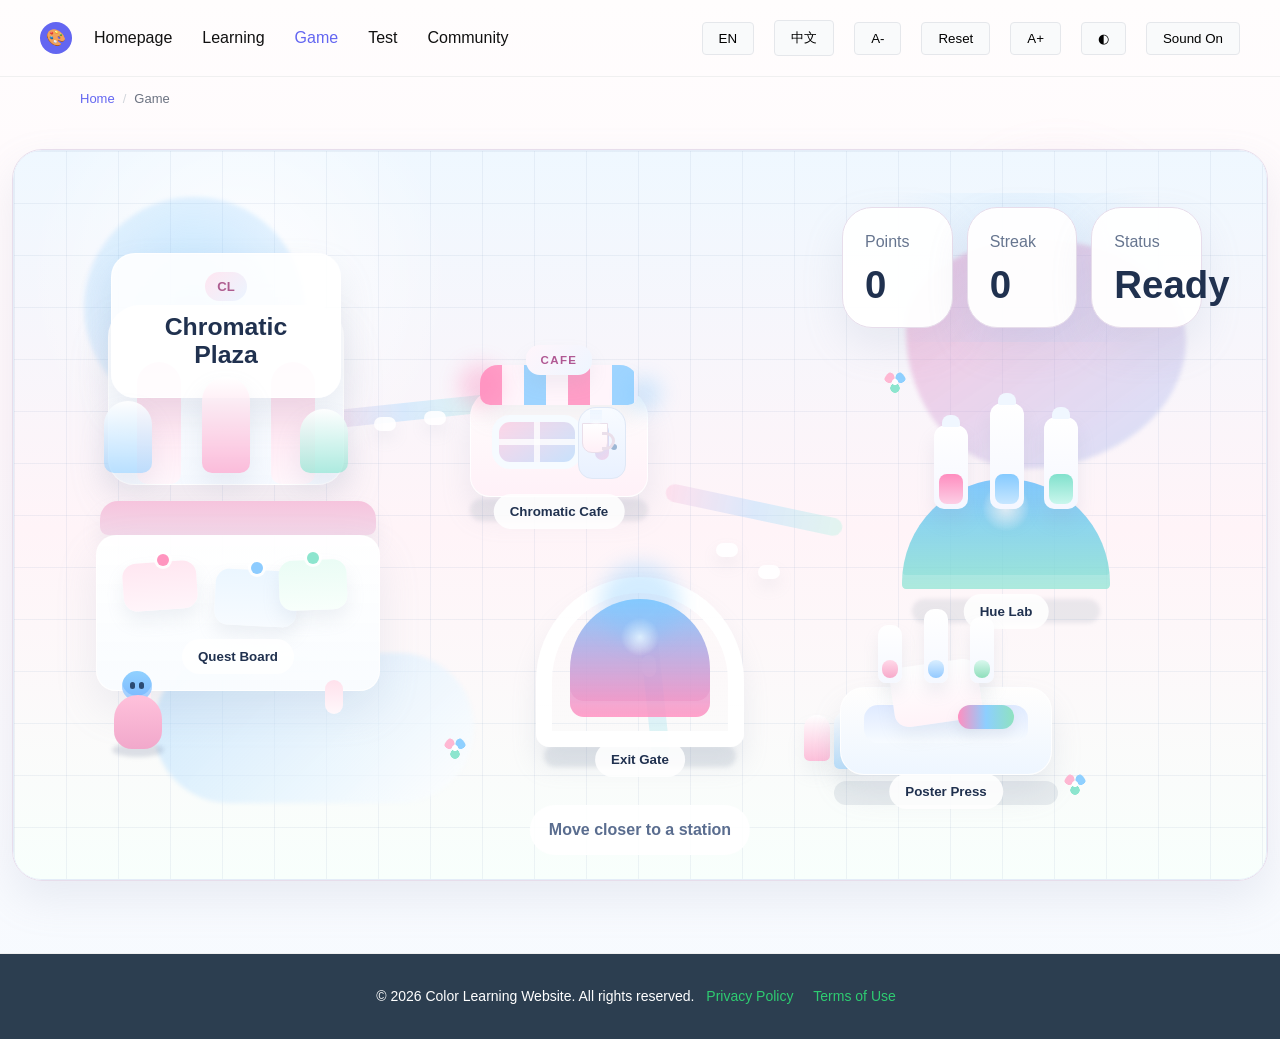
<file: color-learning/game.html>
<!DOCTYPE html>
<html lang="en">
<head>
    <meta charset="UTF-8">
    <meta name="viewport" content="width=device-width, initial-scale=1.0">
    <title>Game - Colour Encoding Lab World</title>
    <link rel="stylesheet" href="styles.css">
    <link rel="stylesheet" href="game.css">
    <link rel="stylesheet" href="game-upgrade.css?v=latest-20260512d">
    <script src="site-settings.js"></script>
</head>
<body>
    <a href="#main-content" class="skip-link">Skip to main content</a>
    <nav class="cg-top-nav">
        <div class="logo">🎨</div>
        <button class="nav-toggle" aria-label="Toggle navigation">☰</button>
        <ul>
            <li><a href="index.html" data-i18n="nav_home">Homepage</a></li>
            <li><a href="learning.html" data-i18n="nav_learning">Learning</a></li>
            <li><a href="game.html" class="active" data-i18n="nav_game">Game</a></li>
            <li><a href="test.html" data-i18n="nav_test">Test</a></li>
            <li><a href="community.html" data-i18n="nav_community">Community</a></li>
        </ul>
        <div class="nav-right cg-toolbar">
            <button class="lang-btn" type="button" data-language="en">EN</button>
            <button class="lang-btn" type="button" data-language="zh">中文</button>
            <button class="font-btn" type="button" data-font-step="-1">A-</button>
            <button class="font-btn" type="button" data-font-reset data-i18n="font_reset">Reset</button>
            <button class="font-btn" type="button" data-font-step="1">A+</button>
            <button class="font-btn" id="contrastToggle" type="button" aria-label="Toggle high contrast mode">◐</button>
            <button class="font-btn" type="button" id="sound-toggle" data-i18n="sound_on">Sound On</button>
        </div>
    </nav>

    <div class="breadcrumb">
        <a href="index.html">Home</a>
        <span class="breadcrumb-sep">/</span>
        <span class="breadcrumb-current">Game</span>
    </div>

    <main class="container cg-app" id="main-content">
        <section class="cg-world-shell">
            <div class="cg-world" id="world">
                <div class="cg-world-grid"></div>
                <div class="cg-world-decor cg-world-decor-a"></div>
                <div class="cg-world-decor cg-world-decor-b"></div>
                <div class="cg-world-decor cg-world-decor-c"></div>
                <div class="cg-path cg-path-a"></div>
                <div class="cg-path cg-path-b"></div>
                <div class="cg-path cg-path-c"></div>
                <div class="cg-stepping-stones" aria-hidden="true">
                    <span class="cg-stone cg-stone-1"></span>
                    <span class="cg-stone cg-stone-2"></span>
                    <span class="cg-stone cg-stone-3"></span>
                    <span class="cg-stone cg-stone-4"></span>
                    <span class="cg-stone cg-stone-5"></span>
                    <span class="cg-stone cg-stone-6"></span>
                </div>
                <div class="cg-world-props" aria-hidden="true">
                    <span class="cg-prop cg-prop-flower cg-prop-flower-a"></span>
                    <span class="cg-prop cg-prop-flower cg-prop-flower-b"></span>
                    <span class="cg-prop cg-prop-flower cg-prop-flower-c"></span>
                    <span class="cg-prop cg-prop-crystal cg-prop-crystal-a"></span>
                    <span class="cg-prop cg-prop-crystal cg-prop-crystal-b"></span>
                </div>

                <button class="cg-landmark cg-landmark-plaza" id="station-plaza" data-station="plaza" aria-label="Welcome plaza">
                    <div class="cg-plaza-arch"></div>
                    <div class="cg-plaza-sign">
                        <span class="cg-plaza-chip">CL</span>
                        <h2 data-i18n="hero_title_short">Chromatic Plaza</h2>
                    </div>
                    <div class="cg-plaza-crystals">
                        <span class="cg-plaza-crystal cg-plaza-crystal-a"></span>
                        <span class="cg-plaza-crystal cg-plaza-crystal-b"></span>
                        <span class="cg-plaza-crystal cg-plaza-crystal-c"></span>
                    </div>
                </button>

                <button class="cg-landmark cg-landmark-quest" id="station-quest" data-station="quest">
                    <div class="cg-quest-roof"></div>
                    <div class="cg-quest-board">
                        <span class="cg-quest-note cg-quest-note-a"></span>
                        <span class="cg-quest-note cg-quest-note-b"></span>
                        <span class="cg-quest-note cg-quest-note-c"></span>
                        <span class="cg-quest-pin cg-quest-pin-a"></span>
                        <span class="cg-quest-pin cg-quest-pin-b"></span>
                        <span class="cg-quest-pin cg-quest-pin-c"></span>
                        <span class="cg-quest-title" data-i18n="panel_title_short">Quest Board</span>
                    </div>
                </button>

                <section class="cg-landmark cg-landmark-status">
                    <div class="cg-status-glow"></div>
                    <div class="cg-hud-grid">
                        <article class="cg-hud-card">
                            <span data-i18n="stat_points">Points</span>
                            <strong id="score-points">0</strong>
                        </article>
                        <article class="cg-hud-card">
                            <span data-i18n="stat_streak">Streak</span>
                            <strong id="score-streak">0</strong>
                        </article>
                        <article class="cg-hud-card">
                            <span data-i18n="stat_status">Status</span>
                            <strong id="score-status" data-i18n="status_ready">Ready</strong>
                        </article>
                    </div>
                </section>

                <div class="cg-inspector-panel" id="inspector-panel" aria-hidden="true">
                    <span class="cg-station-badge" id="active-station-type" data-i18n="station_idle">Idle</span>
                    <h3 id="active-station-title" data-i18n="station_title_idle">Walk to a station</h3>
                    <p id="active-station-text" data-i18n="station_text_idle">
                        Use WASD or arrow keys to move the character. You can also click a station directly.
                    </p>
                    <div class="cg-world-controls">
                        <span data-i18n="controls_title">Controls</span>
                        <p data-i18n="controls_text">Move with WASD / arrow keys, then press Enter when you are near a station.</p>
                    </div>
                </div>

                <div class="cg-quest-panel" id="quest-panel" aria-hidden="true">
                    <div class="cg-mission-bar">
                        <div class="cg-progress-meta">
                            <span data-i18n="mission_progress">Mission Progress</span>
                            <strong id="mission-progress-text">0 / 4</strong>
                        </div>
                        <div class="cg-progress-track" aria-hidden="true">
                            <span class="cg-progress-fill" id="mission-progress-fill"></span>
                        </div>
                    </div>

                    <div class="cg-mission-panel">
                        <div class="cg-panel-heading">
                            <p class="cg-eyebrow" data-i18n="panel_eyebrow">Mission List</p>
                            <h2 data-i18n="panel_title">What to do in this world</h2>
                        </div>

                        <ul class="cg-task-list">
                            <li class="cg-task" id="task-model-visit">
                                <span class="cg-task-dot"></span>
                                <span data-i18n="task_model_visit">Reach the Dispatch Studio</span>
                            </li>
                            <li class="cg-task" id="task-model-clear">
                                <span class="cg-task-dot"></span>
                                <span data-i18n="task_model_clear">Clear enough orders in one dispatch round</span>
                            </li>
                            <li class="cg-task" id="task-hue-clear">
                                <span class="cg-task-dot"></span>
                                <span data-i18n="task_hue_clear">Finish Hue Lab with a strong average score</span>
                            </li>
                            <li class="cg-task" id="task-gate-visit">
                                <span class="cg-task-dot"></span>
                                <span data-i18n="task_gate_visit">Reach the exit gate for site links</span>
                            </li>
                        </ul>
                    </div>
                </div>

                <button class="cg-station cg-station-model" id="station-model" data-station="model">
                    <span class="cg-station-art cg-station-art-cafe-body"></span>
                    <span class="cg-station-art cg-station-art-cafe-awning"></span>
                    <span class="cg-station-art cg-station-art-cafe-window"></span>
                    <span class="cg-station-art cg-station-art-cafe-door"></span>
                    <span class="cg-station-art cg-station-art-cafe-sign"></span>
                    <span class="cg-station-art cg-station-art-cafe-cup"></span>
                    <span class="cg-station-light cg-station-light-a"></span>
                    <span class="cg-station-light cg-station-light-b"></span>
                    <span class="cg-station-label" data-i18n="station_model">Chromatic Cafe</span>
                </button>

                <button class="cg-station cg-station-hue" id="station-hue" data-station="hue">
                    <span class="cg-station-art cg-station-art-pool"></span>
                    <span class="cg-station-art cg-station-art-bottle cg-station-art-bottle-a"></span>
                    <span class="cg-station-art cg-station-art-bottle cg-station-art-bottle-b"></span>
                    <span class="cg-station-art cg-station-art-bottle cg-station-art-bottle-c"></span>
                    <span class="cg-station-label" data-i18n="station_hue">Hue Lab</span>
                </button>

                <button class="cg-station cg-station-gate" id="station-gate" data-station="gate">
                    <span class="cg-station-art cg-station-art-arch"></span>
                    <span class="cg-station-art cg-station-art-portal"></span>
                    <span class="cg-station-light cg-station-light-c"></span>
                    <span class="cg-station-label" data-i18n="station_gate">Exit Gate</span>
                </button>

                <div class="cg-avatar" id="player" aria-hidden="true">
                    <span class="cg-avatar-shadow"></span>
                    <span class="cg-avatar-head"></span>
                    <span class="cg-avatar-core"></span>
                </div>

                <div class="cg-world-prompt" id="world-prompt" data-i18n="prompt_idle">Move closer to a station</div>
            </div>
        </section>
    </main>

    <footer class="cg-footer">
        <p>&copy; 2026 Color Learning Website. All rights reserved.
            <a href="privacy.html" class="cg-footer-link">Privacy Policy</a>
            <a href="#" class="cg-footer-link">Terms of Use</a>
        </p>
    </footer>

    <div class="cg-modal" id="modal-model" aria-hidden="true">
        <div class="cg-modal-backdrop" data-close-modal></div>
        <div class="cg-modal-panel">
            <button class="cg-modal-close" type="button" data-close-modal aria-label="Close">×</button>
            <div class="cg-modal-header">
                <div>
                    <p class="cg-eyebrow" data-i18n="match_eyebrow">Mini-game 1</p>
                    <h2 data-i18n="match_heading">Chromatic Cafe</h2>
                </div>
                <div class="cg-inline-actions">
                    <div class="cg-round-pill">
                        <span data-i18n="time_left_label">Time Left</span>
                        <strong id="dispatch-time-text">95s</strong>
                    </div>
                    <div class="cg-round-pill">
                        <span data-i18n="dispatch_skip_label">Skip</span>
                        <strong id="dispatch-skip-text">1</strong>
                    </div>
                    <button class="cg-button cg-button-secondary" type="button" id="restart-dispatch" data-i18n="dispatch_restart">Restart Round</button>
                </div>
            </div>

            <div class="cg-mini-grid">
                <section class="cg-progress-card cg-progress-card-game">
                    <div class="cg-progress-meta">
                        <span data-i18n="dispatch_goal_label">Orders Cleared</span>
                        <strong id="dispatch-progress-text">0 / 10</strong>
                    </div>
                    <div class="cg-progress-track" aria-hidden="true">
                        <span class="cg-progress-fill" id="dispatch-progress-fill"></span>
                    </div>
                    <div class="cg-mini-stats">
                        <article class="cg-mini-stat">
                            <span data-i18n="dispatch_score_label">Round Score</span>
                            <strong id="dispatch-score-text">0</strong>
                        </article>
                        <article class="cg-mini-stat">
                            <span data-i18n="dispatch_chain_label">Chain</span>
                            <strong id="dispatch-streak-text">0</strong>
                        </article>
                        <article class="cg-mini-stat">
                            <span data-i18n="dispatch_rating_label">Rating</span>
                            <strong id="dispatch-rating-text">C</strong>
                        </article>
                    </div>
                </section>

                <section class="cg-progress-card cg-progress-card-game">
                    <div class="cg-panel-heading">
                        <p class="cg-eyebrow" data-i18n="dispatch_legend_eyebrow">Cafe Flow</p>
                        <h3 data-i18n="dispatch_legend_title">Choose a customer, prep the right colour recipe, then serve</h3>
                    </div>
                    <ul class="cg-legend-list">
                        <li data-i18n="dispatch_legend_line_1">Pick one customer order from the queue.</li>
                        <li data-i18n="dispatch_legend_line_2">Drag the right recipe bottle into the mixer pot.</li>
                        <li data-i18n="dispatch_legend_line_3">Cook first, then serve the plated order.</li>
                        <li data-i18n="dispatch_legend_line_4">Wrong recipes waste time and break your chain.</li>
                    </ul>
                </section>
            </div>

            <section class="cg-dispatch-layout cg-cafe-layout">
                <div class="cg-token-bay cg-cafe-pantry">
                    <div class="cg-panel-heading">
                        <p class="cg-eyebrow" data-i18n="dispatch_tokens_eyebrow">Pantry Bottles</p>
                        <h3 data-i18n="dispatch_tokens_title">Choose a base recipe for the current guest</h3>
                    </div>
                    <div class="cg-token-rack" id="dispatch-token-rack"></div>
                </div>

                <div class="cg-order-bay cg-cafe-kitchen">
                    <div class="cg-panel-heading">
                        <p class="cg-eyebrow" data-i18n="dispatch_kitchen_eyebrow">Kitchen Counter</p>
                        <h3 data-i18n="dispatch_kitchen_title">Prep, cook, and plate before serving</h3>
                    </div>
                    <div class="cg-kitchen-stage">
                        <div class="cg-mixer-pot" id="dispatch-pot-slot">
                            <span class="cg-mixer-bubble cg-mixer-bubble-a"></span>
                            <span class="cg-mixer-bubble cg-mixer-bubble-b"></span>
                            <span class="cg-mixer-bubble cg-mixer-bubble-c"></span>
                            <div class="cg-mixer-liquid" id="dispatch-pot-liquid"></div>
                            <strong id="dispatch-pot-label" data-i18n="dispatch_pot_label">Drop one recipe bottle here</strong>
                        </div>
                        <div class="cg-plate-stage">
                            <div class="cg-serve-plate" id="dispatch-serve-plate">
                                <div class="cg-serve-dish" id="dispatch-serve-dish"></div>
                            </div>
                            <p class="cg-brief-line" id="dispatch-plate-label" data-i18n="dispatch_plate_label">No plated order yet</p>
                        </div>
                    </div>
                    <div class="cg-inline-actions">
                        <button class="cg-button cg-button-primary" type="button" id="dispatch-cook" data-i18n="dispatch_cook">Cook Order</button>
                        <button class="cg-button cg-button-secondary" type="button" id="dispatch-clear-prep" data-i18n="dispatch_clear_prep">Clear Pot</button>
                        <button class="cg-button cg-button-secondary" type="button" id="dispatch-skip" data-i18n="dispatch_skip">Skip Guest</button>
                    </div>
                </div>

                <div class="cg-order-bay cg-customer-bay">
                    <div class="cg-panel-heading">
                        <p class="cg-eyebrow" data-i18n="dispatch_orders_eyebrow">Guest Queue</p>
                        <h3 data-i18n="dispatch_orders_title">Take orders, keep patience high, and serve fast</h3>
                    </div>
                    <div class="cg-order-grid" id="dispatch-order-grid"></div>
                </div>
            </section>

            <div class="cg-feedback-card cg-feedback-card-character cg-feedback-card-game">
                <div class="cg-feedback-avatar" id="match-avatar" data-state="ready">
                    <span class="cg-avatar-hair"></span>
                    <span class="cg-avatar-face">
                        <span class="cg-avatar-eye cg-avatar-eye-left"></span>
                        <span class="cg-avatar-eye cg-avatar-eye-right"></span>
                        <span class="cg-avatar-mouth"></span>
                        <span class="cg-avatar-blush cg-avatar-blush-left"></span>
                        <span class="cg-avatar-blush cg-avatar-blush-right"></span>
                    </span>
                    <span class="cg-avatar-body"></span>
                    <span class="cg-avatar-arm cg-avatar-arm-left"></span>
                    <span class="cg-avatar-arm cg-avatar-arm-right"></span>
                </div>
                <div class="cg-feedback-copy">
                    <span class="cg-feedback-status" id="match-feedback-status" data-i18n="feedback_ready">Waiting for your action</span>
                    <h3 data-i18n="feedback_title">Game feedback</h3>
                    <p id="match-feedback-text"></p>
                </div>
            </div>
        </div>
    </div>

    <div class="cg-modal" id="modal-hue" aria-hidden="true">
        <div class="cg-modal-backdrop" data-close-modal></div>
        <div class="cg-modal-panel">
            <button class="cg-modal-close" type="button" data-close-modal aria-label="Close">×</button>
            <div class="cg-modal-header">
                <div>
                    <p class="cg-eyebrow" data-i18n="hue_eyebrow">Mini-game 2</p>
                    <h2 data-i18n="hue_heading">Hue Lab Workbench</h2>
                </div>
                <div class="cg-inline-actions">
                    <div class="cg-round-pill">
                        <span data-i18n="time_left_label">Time Left</span>
                        <strong id="hue-time-text">80s</strong>
                    </div>
                    <button class="cg-button cg-button-secondary" type="button" id="hue-pause-button" data-i18n="dispatch_pause">Pause</button>
                    <button class="cg-button cg-button-secondary" type="button" id="restart-hue" data-i18n="hue_restart">Restart Bench</button>
                </div>
            </div>

            <div class="cg-mini-grid">
                <section class="cg-progress-card cg-progress-card-game">
                    <div class="cg-progress-meta">
                        <span data-i18n="hue_goal_label">Targets Finished</span>
                        <strong id="hue-progress-text">0 / 4</strong>
                    </div>
                    <div class="cg-progress-track" aria-hidden="true">
                        <span class="cg-progress-fill" id="hue-progress-fill"></span>
                    </div>
                    <div class="cg-mini-stats">
                        <article class="cg-mini-stat">
                            <span data-i18n="hue_average_label">Average</span>
                            <strong id="hue-average-text">0%</strong>
                        </article>
                        <article class="cg-mini-stat">
                            <span data-i18n="dispatch_chain_label">Chain</span>
                            <strong id="hue-streak-text">0</strong>
                        </article>
                        <article class="cg-mini-stat">
                            <span data-i18n="dispatch_rating_label">Rating</span>
                            <strong id="hue-rating-text">C</strong>
                        </article>
                    </div>
                </section>

                <section class="cg-progress-card cg-progress-card-game">
                    <div class="cg-panel-heading">
                        <p class="cg-eyebrow" data-i18n="hue_recipe_eyebrow">Target Brief</p>
                        <h3 id="hue-target-title">Soft UI Sky</h3>
                    </div>
                    <p class="cg-brief-line" id="hue-target-scenario"></p>
                    <p class="cg-brief-line" id="hue-target-lesson"></p>
                </section>
            </div>

            <section class="cg-workbench-layout">
                <div class="cg-bench-visuals">
                    <div class="cg-bench-card">
                        <p class="cg-eyebrow" data-i18n="target_label">Target Colour</p>
                        <div class="cg-bowl" id="target-swatch"></div>
                        <p class="cg-swatch-meta" id="target-meta"></p>
                    </div>
                    <div class="cg-bench-card">
                        <p class="cg-eyebrow" data-i18n="current_label">Your Mix</p>
                        <div class="cg-bowl" id="current-swatch"></div>
                        <p class="cg-swatch-meta" id="current-meta"></p>
                    </div>
                    <div class="cg-match-meter">
                        <span data-i18n="meter_label">Match Score</span>
                        <strong id="match-score">0%</strong>
                        <p id="target-lesson"></p>
                    </div>
                </div>

                <div class="cg-bench-controls">
                    <div class="cg-control-card">
                        <div class="cg-control-header">
                            <span data-i18n="slider_h">Hue</span>
                            <strong id="slider-h-value">180°</strong>
                        </div>
                        <div class="cg-hue-wheel-shell">
                            <input class="cg-range" type="range" id="slider-h" min="0" max="360" value="180">
                        </div>
                    </div>

                    <div class="cg-control-card">
                        <div class="cg-control-header">
                            <span data-i18n="slider_s">Saturation</span>
                            <strong id="slider-s-value">50%</strong>
                        </div>
                        <div class="cg-vial-shell">
                            <div class="cg-vial-glass">
                                <span class="cg-vial-fill" id="vial-fill"></span>
                            </div>
                            <input class="cg-range cg-range-vertical" type="range" id="slider-s" min="0" max="100" value="50">
                        </div>
                    </div>

                    <div class="cg-control-card">
                        <div class="cg-control-header">
                            <span data-i18n="slider_l">Lightness</span>
                            <strong id="slider-l-value">50%</strong>
                        </div>
                        <div class="cg-valve-shell">
                            <input class="cg-range" type="range" id="slider-l" min="0" max="100" value="50">
                        </div>
                    </div>

                    <div class="cg-inline-actions">
                        <button class="cg-button cg-button-primary" type="button" id="check-hue" data-i18n="hue_check">Confirm Mix</button>
                        <button class="cg-button cg-button-secondary" type="button" id="next-target" data-i18n="hue_next">Next Target</button>
                        <button class="cg-button cg-button-secondary" type="button" id="reset-hue" data-i18n="hue_reset">Reset Bench</button>
                    </div>
                </div>
            </section>

            <div class="cg-feedback-card cg-feedback-card-character cg-feedback-card-game">
                <div class="cg-feedback-avatar" id="hue-avatar" data-state="ready">
                    <span class="cg-avatar-hair"></span>
                    <span class="cg-avatar-face">
                        <span class="cg-avatar-eye cg-avatar-eye-left"></span>
                        <span class="cg-avatar-eye cg-avatar-eye-right"></span>
                        <span class="cg-avatar-mouth"></span>
                        <span class="cg-avatar-blush cg-avatar-blush-left"></span>
                        <span class="cg-avatar-blush cg-avatar-blush-right"></span>
                    </span>
                    <span class="cg-avatar-body"></span>
                    <span class="cg-avatar-arm cg-avatar-arm-left"></span>
                    <span class="cg-avatar-arm cg-avatar-arm-right"></span>
                </div>
                <div class="cg-feedback-copy">
                    <span class="cg-feedback-status" id="hue-feedback-status" data-i18n="feedback_ready">Waiting for your action</span>
                    <h3 data-i18n="feedback_title">Game feedback</h3>
                    <p id="hue-feedback-text"></p>
                </div>
            </div>

            <div class="cg-cafe-overlay" id="hue-overlay">
                <div class="cg-cafe-overlay-card" id="hue-overlay-card"></div>
            </div>
        </div>
    </div>

    <div class="cg-modal" id="modal-gate" aria-hidden="true">
        <div class="cg-modal-backdrop" data-close-modal></div>
        <div class="cg-modal-panel cg-modal-panel-small">
            <button class="cg-modal-close" type="button" data-close-modal aria-label="Close">×</button>
            <div class="cg-modal-header">
                <div>
                    <p class="cg-eyebrow" data-i18n="gate_eyebrow">Exit Gate</p>
                    <h2 data-i18n="gate_heading">Choose your next destination</h2>
                </div>
            </div>
            <div class="cg-gate-links">
                <a class="cg-gate-link" href="learning.html" data-i18n="link_learning">Go to Learning for deeper theory review</a>
                <a class="cg-gate-link" href="test.html" data-i18n="link_test">Go to Test for formal self-assessment</a>
                <a class="cg-gate-link" href="community.html" data-i18n="link_community">Go to Community for sharing and ranking</a>
            </div>
        </div>
    </div>

    <script src="game.js"></script>
    <script src="game-upgrade.js?v=latest-20260512d"></script>
    <script>
    (function() {
        var navToggle = document.querySelector('.nav-toggle');
        if (navToggle) {
            navToggle.addEventListener('click', function() {
                var navUl = document.querySelector('nav ul');
                if (navUl) navUl.classList.toggle('nav-open');
            });
        }
    })();
    </script>
</body>
</html>
</file>
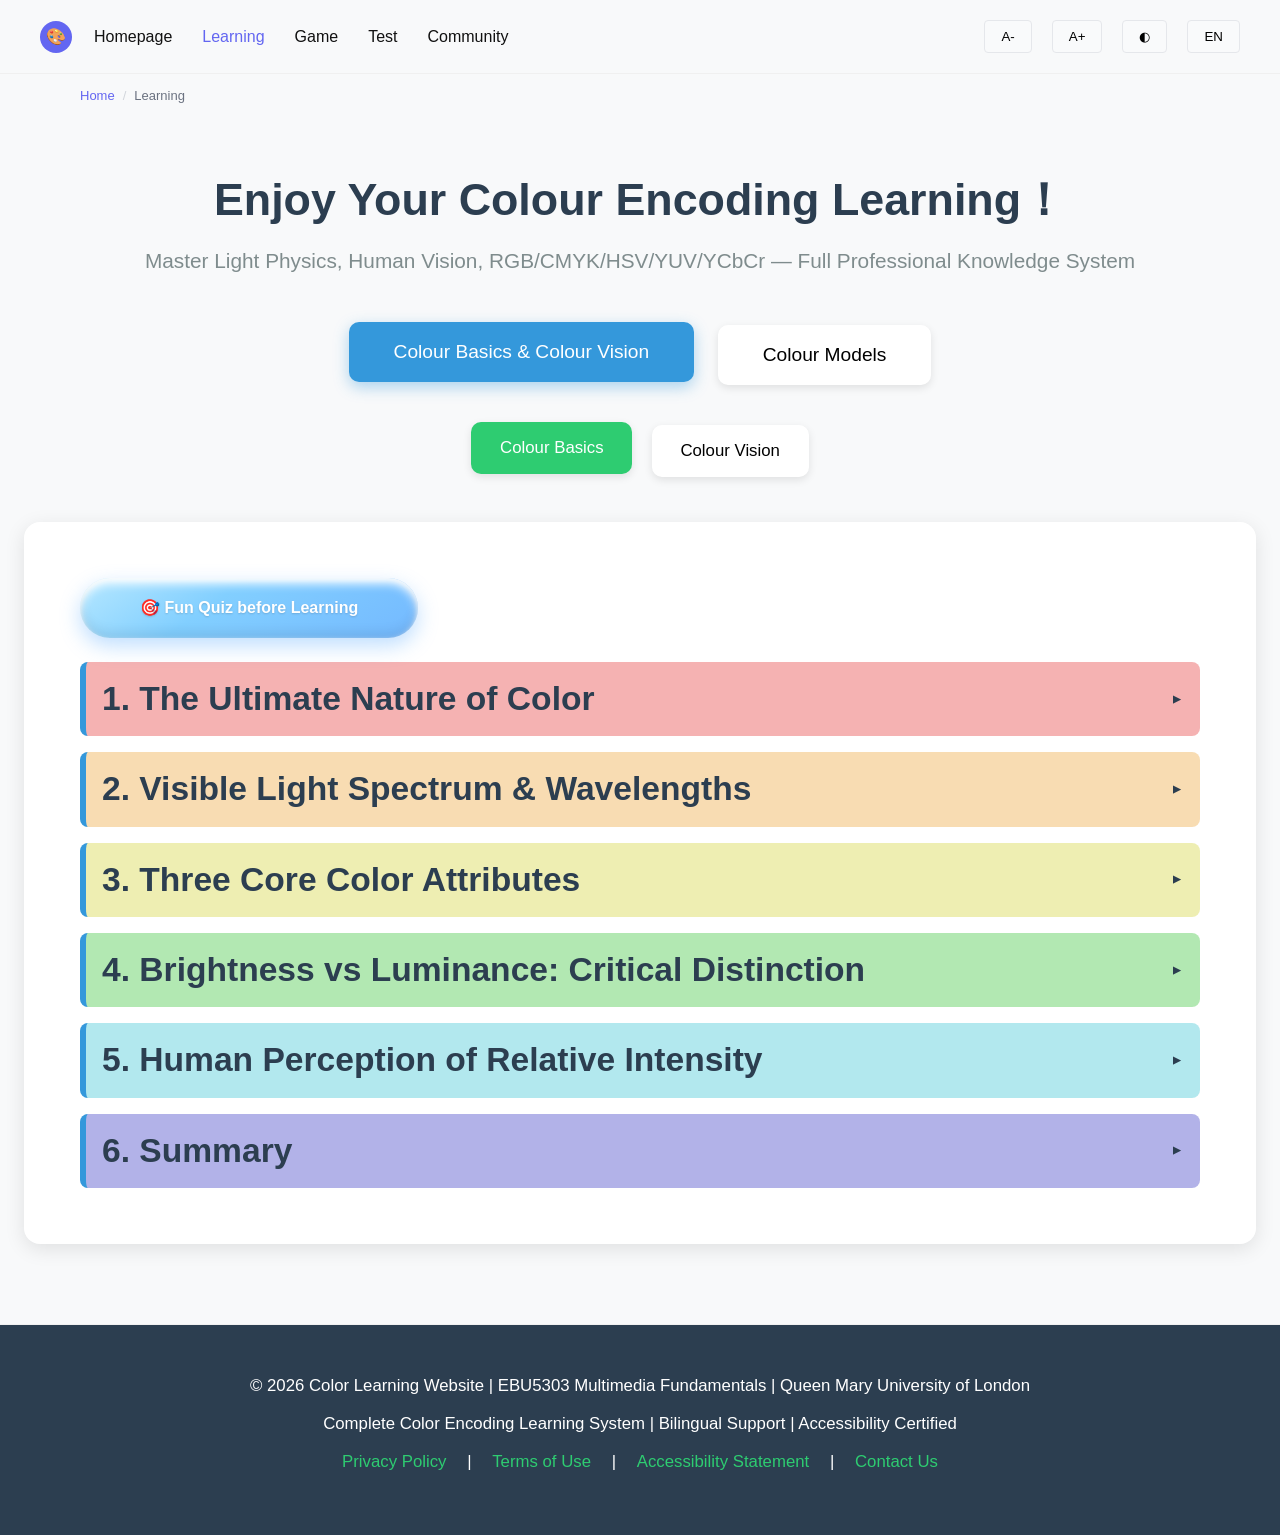
<file: color-learning/learning.html>
<!DOCTYPE html>
<html lang="en">
<head>
    <meta charset="UTF-8">
    <meta name="viewport" content="width=device-width, initial-scale=1.0">
    <title>Learning - Color Encoding | EBU5303 Complete Course</title>
    <link rel="stylesheet" href="styles.css">
    <link rel="stylesheet" href="learning-pages.css">
    <script src="site-settings.js"></script>
</head>
<body class="learning-page">
    <a href="#main-content" class="skip-link">Skip to main content</a>
    <nav>
        <div class="logo">🎨</div>
        <button class="nav-toggle" aria-label="Toggle navigation">☰</button>
        <ul>
        <li><a href="index.html">Homepage</a></li>
        <li><a href="learning.html" class="active">Learning</a></li>
        <li><a href="game.html">Game</a></li>
        <li><a href="test.html">Test</a></li>
        <li><a href="community.html">Community</a></li>
    </ul>
    <div class="nav-right">
        <button class="font-btn" id="fontSmaller">A-</button>
        <button class="font-btn" id="fontBigger">A+</button>
        <button class="font-btn" id="contrastToggle" aria-label="Toggle high contrast mode">◐</button>
        <button class="lang-btn" id="langBtn">EN</button>
    </div>
</nav>
<div class="beach-header-bg-wrapper">
  <div class="beach-header-bg"></div>
</div>
        <div class="breadcrumb">
        <a href="index.html">Home</a>
        <span class="breadcrumb-sep">/</span>
        <span class="breadcrumb-current">Learning</span>
    </div>

    <div class="container" id="main-content">
        <h1 class="page-title">Enjoy Your Colour Encoding Learning！</h1>
        <p class="page-subtitle">Master Light Physics, Human Vision, RGB/CMYK/HSV/YUV/YCbCr — Full Professional Knowledge System</p>
        <div class="main-tabs">
            <button class="main-tab active" id="tab-basics">Colour Basics & Colour Vision</button>
            <button class="main-tab" id="tab-models">Colour Models</button>
        </div>
        <div class="sub-tabs" id="sub-basics">
            <button class="sub-tab active" id="sub-color-basics">Colour Basics</button>
            <button class="sub-tab" id="sub-color-vision">Colour Vision</button>
        </div>
        <div class="sub-tabs" id="sub-models" style="display:none;">
            <button class="sub-tab" id="sub-rgb">RGB</button>
            <button class="sub-tab" id="sub-yuv">YUV/YCbCr</button>
            <button class="sub-tab" id="sub-cmyk">CMYK</button>
            <button class="sub-tab" id="sub-hsv">HSV</button>
        </div>
        <!-- 英文内容 -->
        <div class="content-section lang-en" id="content-color-basics">
<div class="quiz-container" data-quiz="color-basics">
    <div class="quiz-bubble-btn">🎯 Fun Quiz before Learning</div>
    <div class="quiz-box">
        <div class="quiz-question"></div>
        <div class="quiz-options"></div>
        <div class="quiz-result"></div>
        <div class="back-to-content">← Back to topic </div>
    </div>
</div>
            <h2>1. The Ultimate Nature of Color</h2>
            <p>Color is <strong>not an inherent physical property of objects</strong>. It is a <strong>subjective visual perception</strong> produced when visible light interacts with objects, is captured by photoreceptor cells in the eyes, and is interpreted by the brain.</p>
            <p>Objects themselves have no color. They only possess the ability to <strong>absorb</strong> and <strong>reflect</strong> specific wavelengths of light. The reflected light enters our eyes, and our brain processes it into the colors we perceive.</p>
            <div class="key-box">
                <p>Core Physical Law: <strong>Objects reflect the light we see; they absorb the light we do not see.</strong></p>
            </div>
            <h2>2. Visible Light Spectrum & Wavelengths</h2>
            <p>Visible light is a tiny part of the entire electromagnetic spectrum. The wavelength range visible to humans is approximately <strong>400 nm (nanometers) to 700 nm</strong>.</p>
            <ul>
                <li>400–450 nm: Violet / Blue</li>
                <li>450–570 nm: Green</li>
                <li>570–620 nm: Yellow / Orange</li>
                <li>620–700 nm: Red</li>
            </ul>
            <div class="img-box">
                <img src="images/spectrum.jpg" alt="Visible Light Spectrum">
                <p>Visible Light Spectrum</p>
            </div>
            <h2>3. Three Core Color Attributes</h2>
            <h3>3.1 Hue</h3>
            <p>Hue is the <strong>basic identity of a color</strong>, determined by the <strong>dominant wavelength</strong> of the incoming light. It corresponds to color names like red, green, blue, and yellow.</p>
            <p>Example: A blue sky reflects light with a dominant wavelength of ~450–495 nm.</p>
            <h3>3.2 Saturation</h3>
            <p>Saturation describes the <strong>purity and vividness</strong> of a color. It represents how much white light is mixed into the hue.</p>
            <ul>
                <li>100% saturation: Pure color, no white light mixed</li>
                <li>0% saturation: Completely gray, no color</li>
            </ul>
            <p>Example: Pure red (high saturation) vs. pale pink (low saturation).</p>
            <h3>3.3 Brightness / Lightness / Value</h3>
            <p>Brightness is the <strong>subjective perceived intensity</strong> of light emitted or reflected from a surface.</p>
            <h2>4. Brightness vs Luminance: Critical Distinction</h2>
            <p><strong>Brightness</strong>: Subjective human visual experience; no precise mathematical formula.</p>
            <p><strong>Luminance</strong>: Objective physical quantity; calculated based on light wavelength, radiant power, and human eye sensitivity curve.</p>
            <div class="warning-box">
                <p>Human eyes are <strong>most sensitive to green light (~555 nm)</strong>. Two light sources with identical physical power can have drastically different perceived brightness.</p>
            </div>
            <h2>5. Human Perception of Relative Intensity</h2>
            <p>Humans cannot accurately judge absolute light intensity. We only perceive <strong>relative changes</strong> in brightness.</p>
            <p>A small change in luminance in dark areas causes a large perceived brightness change. A large luminance change in bright areas causes only a small perceived change.</p>
            <h2>6. Summary</h2>
            <ul>
                <li>Color comes from light, not objects</li>
                <li>Visible light = 400–700 nm wavelength</li>
                <li>Hue = dominant wavelength; Saturation = purity; Brightness = intensity</li>
                <li>Perception is relative, not absolute</li>
            </ul>
        </div>
        <div class="content-section lang-en" id="content-color-vision" style="display:none;">
<div class="quiz-container" data-quiz="color-vision">
    <div class="quiz-bubble-btn">🎯 Fun Quiz before Learning</div>
    <div class="quiz-box">
        <div class="quiz-question"></div>
        <div class="quiz-options"></div>
        <div class="quiz-result"></div>
        <div class="back-to-content">← Back to topic </div>
    </div>
</div>
            <h2>1. Human Eye & Color Vision System</h2>
            <p>Color vision occurs in the <strong>retina</strong> at the back of the eye. The retina contains two types of photoreceptor cells: rods and cones.</p>
            <div class="img-box">
                <img src="images/human-eye.jpg" alt="Anatomy of the Human Eye">
                <p>Anatomy of the Human Eye</p>
            </div>
            <ul>
                <li><strong>Rods</strong>: Operate in low light (night vision); cannot distinguish colors.</li>
                <li><strong>Cones</strong>: Operate in bright light; responsible for sharp vision and color perception.</li>
            </ul>
            <h2>2. Three Types of Cone Cells</h2>
            <p>Human eyes have three distinct types of cones, each tuned to a different wavelength range:</p>
            <ul>
                <li><strong>L-cones</strong>: Peak sensitivity at ~610 nm (long wavelengths)</li>
                <li><strong>M-cones</strong>: Peak sensitivity at ~560 nm (medium wavelengths)</li>
                <li><strong>S-cones</strong>: Peak sensitivity at ~430 nm (short wavelengths)</li>
            </ul>
            <div class="warning-box">
                <p><strong>Color Blindness</strong> is caused by missing or defective cone cells. Red-green color blindness is the most common form.</p>
            </div>
            <h2>3. Tristimulus Theory</h2>
            <p>All colors perceived by humans can be reproduced by mixing <strong>three primary colors: Red, Green, Blue (RGB)</strong> in appropriate proportions.</p>
            <p>This theory is the scientific foundation of all digital color systems: displays, cameras, projectors, and image sensors.</p>
            <h2>4. Metamers: Same Color, Different Spectra</h2>
            <p><strong>Metamers</strong> are pairs of light stimuli with <strong>completely different wavelength spectra</strong> that produce <strong>identical color perception</strong> in the human eye.</p>
            <p><strong>Spectrum (spectra)</strong>: The distribution of light energy across different wavelengths.</p>
            <div class="info-box">
                <p>Two different wavelength combinations can look exactly the same color to humans. This is the basis of digital color reproduction.</p>
            </div>
            <h2>5. Subjectivity of Color Perception</h2>
            <p>Color perception is not purely physical—it is highly subjective and affected by:</p>
            <ul>
                <li>Surrounding colors (simultaneous contrast effect)</li>
                <li>Lighting conditions and color temperature</li>
                <li>Individual differences in cone cells</li>
                <li>Visual adaptation and prior experience</li>
                <li>Brain cognitive processing (Stroop Effect)</li>
            </ul>
            <h2>6. Summary</h2>
            <ul>
                <li>Cones = color vision; rods = night vision</li>
                <li>Three cone types: L, M, S</li>
                <li>Tristimulus theory: any color = R+G+B mixture</li>
                <li>Metamers: different spectra → same perceived color</li>
                <li>Color perception is a joint product of eyes and brain</li>
            </ul>
        </div>
        <div class="content-section lang-en" id="content-rgb" style="display:none;">
<div class="quiz-container" data-quiz="rgb">
    <div class="quiz-bubble-btn">🎯 Fun Quiz before Learning</div>
    <div class="quiz-box">
        <div class="quiz-question"></div>
        <div class="quiz-options"></div>
        <div class="quiz-result"></div>
        <div class="back-to-content">← Back to topic </div>
    </div>
</div>
            <h2>RGB Color Model: Additive System for Digital Displays</h2>
            <p>RGB is an <strong>additive color model</strong> designed for <strong>light-emitting devices</strong>: computer monitors, smartphones, TVs, projectors, and LED screens.</p>
            <p>Colors are created by <strong>emitting</strong> red, green, and blue light.</p>
            <h3>1. Additive Color Mixing Principle</h3>
            <p>Adding light increases brightness. Full mixture of R+G+B produces white light.</p>
            <div class="img-box">
                <img src="images/rgb-additive.jpg" alt="RGB Additive Color Mixing">
                <p>RGB Additive Color Mixing</p>
            </div>
            <h3>2. 8-bit Digital RGB Encoding</h3>
            <p>Standard digital RGB uses 8 bits per channel, with values ranging from <strong>0 to 255</strong>.</p>
            <ul>
                <li>(0, 0, 0) → Pure Black</li>
                <li>(255, 255, 255) → Pure White</li>
                <li>(255, 0, 0) → Pure Red</li>
                <li>(0, 255, 0) → Pure Green</li>
                <li>(0, 0, 255) → Pure Blue</li>
                <li>(128, 128, 128) → Middle Gray</li>
            </ul>
            <h3>3. RGB to Grayscale Conversion</h3>
            <div class="formula-box">
                L = 0.30 × R + 0.59 × G + 0.11 × B
            </div>
            <p>Green has the highest weight because human eyes are most sensitive to green light.</p>
            <h3>4. RGB Color Cube & Grayscale Axis</h3>
            <p>RGB forms a 3D cube. The straight line from (0,0,0) to (255,255,255) is the <strong>grayscale axis</strong>.</p>
            <p>All points on this axis have equal R, G, and B values and are shades of gray.</p>
            <h3>5. RGB Color Examples & Preview</h3>
            <div class="color-grid">
                <div class="color-item">
                    <div class="color-swatch" style="background-color:rgb(255,0,0);"></div>
                    <div class="color-label">Red<br>(255,0,0)</div>
                </div>
                <div class="color-item">
                    <div class="color-swatch" style="background-color:rgb(0,255,0);"></div>
                    <div class="color-label">Green<br>(0,255,0)</div>
                </div>
                <div class="color-item">
                    <div class="color-swatch" style="background-color:rgb(0,0,255);"></div>
                    <div class="color-label">Blue<br>(0,0,255)</div>
                </div>
                <div class="color-item">
                    <div class="color-swatch" style="background-color:rgb(255,255,0);"></div>
                    <div class="color-label">Yellow<br>(255,255,0)</div>
                </div>
                <div class="color-item">
                    <div class="color-swatch" style="background-color:rgb(0,255,255);"></div>
                    <div class="color-label">Cyan<br>(0,255,255)</div>
                </div>
                <div class="color-item">
                    <div class="color-swatch" style="background-color:rgb(255,0,255);"></div>
                    <div class="color-label">Magenta<br>(255,0,255)</div>
                </div>
            </div>
            <h3>6. Why RGB Is Used for Screens</h3>
            <ul>
                <li>Matches human trichromatic vision</li>
                <li>Efficient for light-emitting devices</li>
                <li>Wide color gamut</li>
                <li>Direct hardware support</li>
            </ul>
            <h3>7. Summary</h3>
            <ul>
                <li>Additive model for light-emitting screens</li>
                <li>8-bit per channel: 0–255 value range</li>
                <li>Grayscale conversion uses weighted RGB</li>
                <li>Matches human eye’s three-cone vision system</li>
                <li>Standard for all digital display devices</li>
            </ul>
        </div>
        <div class="content-section lang-en" id="content-yuv" style="display:none;">
<div class="quiz-container" data-quiz="yuv">
    <div class="quiz-bubble-btn">🎯 Fun Quiz before Learning</div>
    <div class="quiz-box">
        <div class="quiz-question"></div>
        <div class="quiz-options"></div>
        <div class="quiz-result"></div>
        <div class="back-to-content">← Back to topic </div>
    </div>
</div>
            <h2>YUV / YCbCr: Luma-Chroma Separation Model</h2>
            <p>YUV and YCbCr are color models that <strong>separate luminance (brightness) from chrominance (color)</strong>.</p>
            <p><strong>YUV</strong>: Analog color system (traditional TV).</p>
            <p><strong>YCbCr</strong>: Digital version for image/video compression (JPEG, MPEG, H.264/265).</p>
            <h3>1. Core Purpose: Why Separate Luma and Chroma?</h3>
            <div class="key-box">
                <p>Human vision is <strong>far more sensitive to brightness (luma) than to color (chroma)</strong>. We can reduce chrominance data by 50%–75% without noticeable quality loss.</p>
            </div>
            <p>This is the foundational principle of all digital image and video compression standards.</p>
            <h3>2. Component Definitions</h3>
            <ul>
                <li><strong>Y</strong>: Luminance (brightness signal)</li>
                <li><strong>U / Cb</strong>: Blue-difference chrominance</li>
                <li><strong>V / Cr</strong>: Red-difference chrominance</li>
            </ul>
            <h3>3. RGB to YUV Conversion Formula</h3>
            <div class="formula-box">
                Y = 0.299R + 0.587G + 0.114B<br>
                U = -0.147R - 0.289G + 0.436B<br>
                V = 0.615R - 0.515G - 0.100B
            </div>
            <h3>4. RGB to YCbCr Conversion Formula</h3>
            <div class="formula-box">
                Y = 0.299R + 0.587G + 0.114B<br>
                Cb = -0.169R - 0.331G + 0.500B + 128<br>
                Cr = 0.500R - 0.419G - 0.081B + 128<br><br>
                Range: Y ∈ [0,255], Cb ∈ [0,255], Cr ∈ [0,255]
            </div>
            <h3>5. YCbCr to RGB Reverse Conversion</h3>
            <div class="formula-box">
                R = Y + 1.402 × (Cr - 128)<br>
                G = Y - 0.34414 × (Cb - 128) - 0.71414 × (Cr - 128)<br>
                B = Y + 1.772 × (Cb - 128)
            </div>
            <h3>6. Main Applications</h3>
            <ul>
                <li>JPEG / PNG image compression</li>
                <li>MPEG / H.264 / H.265 video compression</li>
                <li>Digital TV and streaming media</li>
                <li>Camera image sensors</li>
            </ul>
            <h3>7. Summary</h2>
            <ul>
                <li>Y = brightness; Cb/Cr = color</li>
                <li>Separation enables high-efficiency compression</li>
                <li>YCbCr is the digital standard for media</li>
                <li>Human eye insensitivity to color enables data reduction</li>
            </ul>
        </div>
        <div class="content-section lang-en" id="content-cmyk" style="display:none;">
<div class="quiz-container" data-quiz="cmyk">
    <div class="quiz-bubble-btn">🎯 Fun Quiz before Learning</div>
    <div class="quiz-box">
        <div class="quiz-question"></div>
        <div class="quiz-options"></div>
        <div class="quiz-result"></div>
        <div class="back-to-content">← Back to topic </div>
    </div>
</div>
            <h2>CMYK Color Model: Subtractive System for Printing</h2>
            <p>CMYK is a <strong>subtractive color model</strong> exclusively used for <strong>printing</strong>. Unlike RGB (emitting light), CMYK works by <strong>absorbing light</strong> using inks on white paper.</p>
            <h3>1. Subtractive Color Mixing Principle</h3>
            <p>White paper reflects all light. Inks subtract (absorb) primary colors:</p>
            <ul>
                <li><strong>C (Cyan)</strong>: Absorbs red light</li>
                <li><strong>M (Magenta)</strong>: Absorbs green light</li>
                <li><strong>Y (Yellow)</strong>: Absorbs blue light</li>
            </ul>
            <div class="img-box">
                <img src="images/cmy-subtractive.jpg" alt="CMY Subtractive Color Mixing">
                <p>CMY Subtractive Color Mixing</p>
            </div>
            <h3>2. Why Add K (Black Ink)?</h3>
            <div class="warning-box">
                <p>Real-world CMY inks <strong>cannot produce pure black</strong> — they only create a muddy dark brown. Black ink (K) is added for true black, deeper shadows, text clarity, and cost savings.</p>
            </div>
            <h3>3. CMYK Component Meaning</h3>
            <ul>
                <li><strong>C</strong>: Cyan</li>
                <li><strong>M</strong>: Magenta</li>
                <li><strong>Y</strong>: Yellow</li>
                <li><strong>K</strong>: Key / Black</li>
            </ul>
            <h3>4. Standard CMYK Color Values</h3>
            <ul>
                <li>Pure Red: C=0, M=100, Y=100, K=0</li>
                <li>Pure Green: C=100, M=0, Y=100, K=0</li>
                <li>Pure Blue: C=100, M=100, Y=0, K=0</li>
                <li>Black: C=0, M=0, Y=0, K=100</li>
                <li>White: C=0, M=0, Y=0, K=0</li>
            </ul>
            <h3>5. CMYK vs RGB: Full Comparison</h3>
            <table class="compare-table">
                <tr>
                    <th>Item</th>
                    <th>RGB</th>
                    <th>CMYK</th>
                </tr>
                <tr>
                    <td>Type</td>
                    <td>Additive</td>
                    <td>Subtractive</td>
                </tr>
                <tr>
                    <td>Use Case</td>
                    <td>Screens / Displays</td>
                    <td>Printing / Paper</td>
                </tr>
                <tr>
                    <td>Primaries</td>
                    <td>Red, Green, Blue</td>
                    <td>Cyan, Magenta, Yellow, Black</td>
                </tr>
                <tr>
                    <td>Black</td>
                    <td>(0,0,0)</td>
                    <td>K=100</td>
                </tr>
                <tr>
                    <td>Gamut</td>
                    <td>Wide</td>
                    <td>Narrower</td>
                </tr>
            </table>
            <h3>6. Summary</h3>
            <ul>
                <li>Subtractive model for printing</li>
                <li>CMY inks cannot produce true black</li>
                <li>K (black) is essential for text and shadows</li>
                <li>Smaller gamut than RGB</li>
            </ul>
        </div>
        <div class="content-section lang-en" id="content-hsv" style="display:none;">
<div class="quiz-container" data-quiz="hsv">
    <div class="quiz-bubble-btn">🎯 Fun Quiz before Learning</div>
    <div class="quiz-box">
        <div class="quiz-question"></div>
        <div class="quiz-options"></div>
        <div class="quiz-result"></div>
        <div class="back-to-content">← Back to topic </div>
    </div>
</div>
            <h2>HSV Color Model: Human-Intuitive Designer Space</h2>
            <p>HSV (Hue, Saturation, Value) is a <strong>perceptually uniform color space</strong> designed to match how humans naturally think about color. It is widely used in design, image editing, and art.</p>
            <h3>1. Three Core Components</h3>
            <h4>1.1 Hue</h4>
            <p>Represents the color type, measured as an angle on a circular color wheel: <strong>0° to 360°</strong>.</p>
            <ul>
                <li>0° → Red</li>
                <li>60° → Yellow</li>
                <li>120° → Green</li>
                <li>180° → Cyan</li>
                <li>240° → Blue</li>
                <li>300° → Magenta</li>
            </ul>
            <h4>1.2 Saturation</h4>
            <p>Measures color purity: <strong>0% to 100%</strong>.</p>
            <ul>
                <li>100%: Fully saturated pure color</li>
                <li>0%: Completely grayscale (no color)</li>
            </ul>
            <p>Example: Pure red (100% saturation) vs. pastel pink (30% saturation).</p>
            <h4>1.3 Value</h4>
            <p>Measures brightness: <strong>0% to 100%</strong>.</p>
            <ul>
                <li>100%: Brightest</li>
                <li>0%: Pure black</li>
            </ul>
            <h3>2. HSV Color Cone Structure</h3>
            <div class="img-box">
                <img src="images/hsv-cone.jpg" alt="HSV Color Cone Model">
                <p>HSV Color Cone Model</p>
            </div>
            <h3>3. Classic HSV Color Examples</h3>
            <ul>
                <li>Bright Red: H=0°, S=100%, V=100%</li>
                <li>Pink: H=0°, S=50%, V=100%</li>
                <li>Dark Red: H=0°, S=100%, V=50%</li>
                <li>Middle Gray: Any H, S=0%, V=50%</li>
                <li>White: Any H, S=0%, V=100%</li>
                <li>Black: Any H, Any S, V=0%</li>
            </ul>
            <h3>4. HSV vs RGB vs CMYK: Usage Comparison</h3>
            <ul>
                <li><strong>HSV</strong>: Design, art, color selection</li>
                <li><strong>RGB</strong>: Screens, digital display</li>
                <li><strong>CMYK</strong>: Printing, paper output</li>
            </ul>
            <h3>5. Why Designers Love HSV</h3>
            <ul>
                <li>Intuitive: matches human color thinking</li>
                <li>Easy to adjust brightness without changing hue</li>
                <li>Simple to create tints and shades</li>
                <li>Perfect for color picking tools</li>
            </ul>
            <h3>6. Summary</h3>
            <ul>
                <li>Hue = color type (0–360°)</li>
                <li>Saturation = purity (0–100%)</li>
                <li>Value = brightness (0–100%)</li>
                <li>Ideal for human-centric color design</li>
            </ul>
        </div>
        <!-- 中文内容 -->
        <div class="content-section lang-cn" id="content-color-basics-cn" style="display:none;">
<div class="quiz-container" data-quiz="color-basics">
    <div class="quiz-bubble-btn">🎯 课前趣味竞猜</div>
    <div class="quiz-box">
        <div class="quiz-question"></div>
        <div class="quiz-options"></div>
        <div class="quiz-result"></div>
        <div class="back-to-content">← 返回当前主题</div>
    </div>
</div>
            <h2>1. 色彩的本质</h2>
            <p>色彩<strong>并非物体的固有物理属性</strong>。它是可见光与物体相互作用后，被人眼感光细胞捕获并由大脑解读而产生的<strong>主观视觉感知</strong>。</p>
            <p>物体本身没有颜色，它们只具备<strong>吸收</strong>与<strong>反射</strong>特定波长光线的能力。反射光进入人眼，大脑将其处理为我们所感知的颜色。</p>
            <div class="key-box">
                <p>核心物理规律：<strong>我们看到的是物体反射的光，看不到的是物体吸收的光。</strong></p>
            </div>
            <h2>2. 可见光谱与波长</h2>
            <p>可见光只是整个电磁波谱的一小部分，人类可见的波长范围约为<strong>400纳米～700纳米</strong>。</p>
            <ul>
                <li>400–450 nm：紫色 / 蓝色</li>
                <li>450–570 nm：绿色</li>
                <li>570–620 nm：黄色 / 橙色</li>
                <li>620–700 nm：红色</li>
            </ul>
            <div class="img-box">
                <img src="images/spectrum.jpg" alt="可见光谱">
                <p>可见光谱</p>
            </div>
            <h2>3. 色彩三大核心属性</h2>
            <h3>3.1 色相</h3>
            <p>色相是色彩的<strong>基本身份</strong>，由入射光的<strong>主波长</strong>决定，对应红、绿、蓝、黄等色彩名称。</p>
            <p>示例：蓝天反射的光主波长约为450–495 nm。</p>
            <h3>3.2 饱和度</h3>
            <p>饱和度描述色彩的<strong>纯净度与鲜艳度</strong>，表示色相中混入了多少白光。</p>
            <ul>
                <li>100% 饱和度：纯色，无白光混入</li>
                <li>0% 饱和度：完全灰色，无色彩</li>
            </ul>
            <p>示例：纯红（高饱和度）vs 淡粉色（低饱和度）。</p>
            <h3>3.3 明度</h3>
            <p>明度是物体表面发射或反射光的<strong>主观感知强度</strong>。</p>
            <h2>4. 明度与亮度：关键区别</h2>
            <p><strong>明度</strong>：人类视觉主观感受，无精确数学公式。</p>
            <p><strong>亮度</strong>：客观物理量，基于光波长、辐射功率与人眼敏感曲线计算。</p>
            <div class="warning-box">
                <p>人眼对<strong>绿光（约555 nm）最敏感</strong>。物理功率相同的两个光源，感知明度可能差异巨大。</p>
            </div>
            <h2>5. 人类对相对光强的感知</h2>
            <p>人类无法准确判断绝对光强，只能感知明度的<strong>相对变化</strong>。</p>
            <p>暗区中亮度微小变化会带来明显明度改变；亮区中亮度大幅变化仅带来微弱感知差异。</p>
            <h2>6. 总结</h2>
            <ul>
                <li>色彩来自光，而非物体</li>
                <li>可见光 = 400–700 nm 波长</li>
                <li>色相=主波长；饱和度=纯净度；明度=强度</li>
                <li>感知是相对的，而非绝对的</li>
            </ul>
        </div>
        <div class="content-section lang-cn" id="content-color-vision-cn" style="display:none;">
<div class="quiz-container" data-quiz="color-vision">
    <div class="quiz-bubble-btn">🎯 课前趣味竞猜</div>
    <div class="quiz-box">
        <div class="quiz-question"></div>
        <div class="quiz-options"></div>
        <div class="quiz-result"></div>
        <div class="back-to-content">← 返回当前主题</div>
    </div>
</div>
            <h2>1. 人眼与色彩视觉系统</h2>
            <p>色彩视觉产生于人眼后部的<strong>视网膜</strong>。视网膜包含两类感光细胞：杆状细胞与锥状细胞。</p>
            <div class="img-box">
                <img src="images/human-eye.jpg" alt="人眼解剖结构">
                <p>人眼解剖结构</p>
            </div>
            <ul>
                <li><strong>杆状细胞</strong>：弱光环境工作（夜视），无法分辨色彩。</li>
                <li><strong>锥状细胞</strong>：强光环境工作，负责清晰视觉与色彩感知。</li>
            </ul>
            <h2>2. 三类锥状细胞</h2>
            <p>人眼有三种不同类型的锥状细胞，分别对应不同波长范围：</p>
            <ul>
                <li><strong>L锥状细胞</strong>：峰值敏感度约610 nm（长波）</li>
                <li><strong>M锥状细胞</strong>：峰值敏感度约560 nm（中波）</li>
                <li><strong>S锥状细胞</strong>：峰值敏感度约430 nm（短波）</li>
            </ul>
            <div class="warning-box">
                <p><strong>色盲</strong>由锥状细胞缺失或缺陷导致，红绿色盲最为常见。</p>
            </div>
            <h2>3. 三色理论</h2>
            <p>人类感知的所有颜色均可通过按适当比例混合<strong>红、绿、蓝（RGB）三原色</strong>复现。</p>
            <p>该理论是所有数字色彩系统（显示器、相机、投影仪、图像传感器）的科学基础。</p>
            <h2>4. 同色异谱：相同色彩，不同光谱</h2>
            <p><strong>同色异谱</strong>指波长光谱<strong>完全不同</strong>，但在人眼中产生<strong>相同色彩感知</strong>的光刺激组合。</p>
            <p><strong>光谱</strong>：光能量在不同波长上的分布。</p>
            <div class="info-box">
                <p>两种不同波长组合在人眼中可呈现完全相同的颜色，这是数字色彩复现的基础。</p>
            </div>
            <h2>5. 色彩感知的主观性</h2>
            <p>色彩感知并非纯物理过程，而是高度主观的，受以下因素影响：</p>
            <ul>
                <li>周围色彩（同时对比效应）</li>
                <li>光照条件与色温</li>
                <li>锥状细胞个体差异</li>
                <li>视觉适应与经验</li>
                <li>大脑认知处理（斯特鲁普效应）</li>
            </ul>
            <h2>6. 总结</h2>
            <ul>
                <li>锥状细胞=色彩视觉；杆状细胞=夜视</li>
                <li>三类锥状细胞：L、M、S</li>
                <li>三色理论：任何颜色=R+G+B混合</li>
                <li>同色异谱：不同光谱→相同感知色</li>
                <li>色彩感知是眼脑协同产物</li>
            </ul>
        </div>
        <div class="content-section lang-cn" id="content-rgb-cn" style="display:none;">
<div class="quiz-container" data-quiz="rgb">
    <div class="quiz-bubble-btn">🎯 课前趣味竞猜</div>
    <div class="quiz-box">
        <div class="quiz-question"></div>
        <div class="quiz-options"></div>
        <div class="quiz-result"></div>
        <div class="back-to-content">← 返回当前主题</div>
    </div>
</div>
            <h2>RGB色彩模型：数字显示加色系统</h2>
            <p>RGB是专为<strong>发光设备</strong>（电脑显示器、手机、电视、投影仪、LED屏）设计的<strong>加色模型</strong>。</p>
            <p>色彩通过<strong>发射</strong>红、绿、蓝光生成。</p>
            <h3>1. 加色混合原理</h3>
            <p>叠加光线会提升亮度，R+G+B全混合产生白光。</p>
            <div class="img-box">
                <img src="images/rgb-additive.jpg" alt="RGB加色混合">
                <p>RGB加色混合</p>
            </div>
            <h3>2. 8位数字RGB编码</h3>
            <p>标准数字RGB每通道8位，取值范围<strong>0～255</strong>。</p>
            <ul>
                <li>(0, 0, 0) → 纯黑</li>
                <li>(255, 255, 255) → 纯白</li>
                <li>(255, 0, 0) → 纯红</li>
                <li>(0, 255, 0) → 纯绿</li>
                <li>(0, 0, 255) → 纯蓝</li>
                <li>(128, 128, 128) → 中灰</li>
            </ul>
            <h3>3. RGB转灰度公式</h3>
            <div class="formula-box">
                L = 0.30 × R + 0.59 × G + 0.11 × B
            </div>
            <p>绿光权重最高，因为人眼对绿光最敏感。</p>
            <h3>4. RGB色彩立方体与灰度轴</h3>
            <p>RGB构成三维立方体，从(0,0,0)到(255,255,255)的直线为<strong>灰度轴</strong>。</p>
            <p>该轴上所有点R、G、B值相等，均为灰色调。</p>
            <h3>5. RGB色彩示例与预览</h3>
            <div class="color-grid">
                <div class="color-item">
                    <div class="color-swatch" style="background-color:rgb(255,0,0);"></div>
                    <div class="color-label">红<br>(255,0,0)</div>
                </div>
                <div class="color-item">
                    <div class="color-swatch" style="background-color:rgb(0,255,0);"></div>
                    <div class="color-label">绿<br>(0,255,0)</div>
                </div>
                <div class="color-item">
                    <div class="color-swatch" style="background-color:rgb(0,0,255);"></div>
                    <div class="color-label">蓝<br>(0,0,255)</div>
                </div>
                <div class="color-item">
                    <div class="color-swatch" style="background-color:rgb(255,255,0);"></div>
                    <div class="color-label">黄<br>(255,255,0)</div>
                </div>
                <div class="color-item">
                    <div class="color-swatch" style="background-color:rgb(0,255,255);"></div>
                    <div class="color-label">青<br>(0,255,255)</div>
                </div>
                <div class="color-item">
                    <div class="color-swatch" style="background-color:rgb(255,0,255);"></div>
                    <div class="color-label">品红<br>(255,0,255)</div>
                </div>
            </div>
            <h3>6. 屏幕使用RGB的原因</h3>
            <ul>
                <li>匹配人类三色视觉</li>
                <li>发光设备效率高</li>
                <li>色域宽广</li>
                <li>硬件直接支持</li>
            </ul>
            <h3>7. 总结</h3>
            <ul>
                <li>发光屏幕专用加色模型</li>
                <li>8位单通道：0–255取值范围</li>
                <li>灰度转换采用加权RGB</li>
                <li>匹配人眼三锥视觉系统</li>
                <li>所有数字显示设备标准</li>
            </ul>
        </div>
        <div class="content-section lang-cn" id="content-yuv-cn" style="display:none;">
<div class="quiz-container" data-quiz="yuv">
    <div class="quiz-bubble-btn">🎯 课前趣味竞猜</div>
    <div class="quiz-box">
        <div class="quiz-question"></div>
        <div class="quiz-options"></div>
        <div class="quiz-result"></div>
        <div class="back-to-content">← 返回当前主题</div>
    </div>
</div>
            <h2>YUV / YCbCr：亮度色度分离模型</h2>
            <p>YUV与YCbCr是将<strong>亮度</strong>与<strong>色度</strong>分离的色彩模型。</p>
            <p><strong>YUV</strong>：模拟色彩系统（传统电视）。</p>
            <p><strong>YCbCr</strong>：用于图像/视频压缩的数字版本（JPEG、MPEG、H.264/265）。</p>
            <h3>1. 核心目的：为何分离亮度与色度？</h3>
            <div class="key-box">
                <p>人类视觉对<strong>亮度远比对色度敏感</strong>，可将色度数据压缩50%–75%而无明显画质损失。</p>
            </div>
            <p>这是所有数字图像与视频压缩标准的核心原理。</p>
            <h3>2. 分量定义</h3>
            <ul>
                <li><strong>Y</strong>：亮度信号</li>
                <li><strong>U / Cb</strong>：蓝色差色度</li>
                <li><strong>V / Cr</strong>：红色差色度</li>
            </ul>
            <h3>3. RGB转YUV公式</h3>
            <div class="formula-box">
                Y = 0.299R + 0.587G + 0.114B<br>
                U = -0.147R - 0.289G + 0.436B<br>
                V = 0.615R - 0.515G - 0.100B
            </div>
            <h3>4. RGB转YCbCr公式</h3>
            <div class="formula-box">
                Y = 0.299R + 0.587G + 0.114B<br>
                Cb = -0.169R - 0.331G + 0.500B + 128<br>
                Cr = 0.500R - 0.419G - 0.081B + 128<br><br>
                范围：Y ∈ [0,255]，Cb ∈ [0,255]，Cr ∈ [0,255]
            </div>
            <h3>5. YCbCr转RGB逆转换</h3>
            <div class="formula-box">
                R = Y + 1.402 × (Cr - 128)<br>
                G = Y - 0.34414 × (Cb - 128) - 0.71414 × (Cr - 128)<br>
                B = Y + 1.772 × (Cb - 128)
            </div>
            <h3>6. 主要应用</h3>
            <ul>
                <li>JPEG / PNG 图像压缩</li>
                <li>MPEG / H.264 / H.265 视频压缩</li>
                <li>数字电视与流媒体</li>
                <li>相机图像传感器</li>
            </ul>
            <h3>7. 总结</h3>
            <ul>
                <li>Y=亮度；Cb/Cr=色彩</li>
                <li>分离实现高效压缩</li>
                <li>YCbCr是媒体数字标准</li>
                <li>人眼对色彩不敏感实现数据缩减</li>
            </ul>
        </div>
        <div class="content-section lang-cn" id="content-cmyk-cn" style="display:none;">
<div class="quiz-container" data-quiz="cmyk">
    <div class="quiz-bubble-btn">🎯 课前趣味竞猜</div>
    <div class="quiz-box">
        <div class="quiz-question"></div>
        <div class="quiz-options"></div>
        <div class="quiz-result"></div>
        <div class="back-to-content">← 返回当前主题</div>
    </div>
</div>
            <h2>CMYK色彩模型：印刷减色系统</h2>
            <p>CMYK是专用于<strong>印刷</strong>的<strong>减色模型</strong>。与RGB（发光）不同，CMYK通过白纸油墨<strong>吸收光线</strong>工作。</p>
            <h3>1. 减色混合原理</h3>
            <p>白纸反射所有光线，油墨减色（吸收）原色：</p>
            <ul>
                <li><strong>C（青）</strong>：吸收红光</li>
                <li><strong>M（品红）</strong>：吸收绿光</li>
                <li><strong>Y（黄）</strong>：吸收蓝光</li>
            </ul>
            <div class="img-box">
                <img src="images/cmy-subtractive.jpg" alt="CMY减色混合印刷">
                <p>CMY减色混合印刷</p>
            </div>
            <h3>2. 为何增加K（黑墨）？</h3>
            <div class="warning-box">
                <p>现实中CMY油墨<strong>无法产生纯黑</strong>，只会形成浑浊深棕色。黑墨（K）用于纯正黑色、加深阴影、清晰文字与节约成本。</p>
            </div>
            <h3>3. CMYK分量含义</h3>
            <ul>
                <li><strong>C</strong>：青</li>
                <li><strong>M</strong>：品红</li>
                <li><strong>Y</strong>：黄</li>
                <li><strong>K</strong>：黑</li>
            </ul>
            <h3>4. 标准CMYK色彩值</h3>
            <ul>
                <li>纯红：C=0, M=100, Y=100, K=0</li>
                <li>纯绿：C=100, M=0, Y=100, K=0</li>
                <li>纯蓝：C=100, M=100, Y=0, K=0</li>
                <li>黑色：C=0, M=0, Y=0, K=100</li>
                <li>白色：C=0, M=0, Y=0, K=0</li>
            </ul>
            <h3>5. CMYK与RGB完整对比</h3>
            <table class="compare-table">
                <tr>
                    <th>项目</th>
                    <th>RGB</th>
                    <th>CMYK</th>
                </tr>
                <tr>
                    <td>类型</td>
                    <td>加色</td>
                    <td>减色</td>
                </tr>
                <tr>
                    <td>用途</td>
                    <td>屏幕/显示</td>
                    <td>印刷/纸张</td>
                </tr>
                <tr>
                    <td>原色</td>
                    <td>红、绿、蓝</li>
                    <td>青、品红、黄、黑</li>
                </tr>
                <tr>
                    <td>黑色</td>
                    <td>(0,0,0)</li>
                    <td>K=100</li>
                </tr>
                <tr>
                    <td>色域</td>
                    <td>宽广</li>
                    <td>较窄</li>
                </tr>
            </table>
            <h3>6. 总结</h3>
            <ul>
                <li>印刷用减色模型</li>
                <li>CMY油墨无法生成纯黑</li>
                <li>K（黑）对文字与阴影至关重要</li>
                <li>色域小于RGB</li>
            </ul>
        </div>
        <div class="content-section lang-cn" id="content-hsv-cn" style="display:none;">
<div class="quiz-container" data-quiz="hsv">
    <div class="quiz-bubble-btn">🎯 课前趣味竞猜</div>
    <div class="quiz-box">
        <div class="quiz-question"></div>
        <div class="quiz-options"></div>
        <div class="quiz-result"></div>
        <div class="back-to-content">← 返回当前主题</div>
    </div>
</div>
            <h2>HSV色彩模型：人类直觉设计空间</h2>
            <p>HSV（色相、饱和度、明度）是匹配人类自然色彩思维的<strong>感知均匀色彩空间</strong>，广泛用于设计、图像编辑与艺术创作。</p>
            <h3>1. 三大核心分量</h3>
            <h4>1.1 色相</h4>
            <p>表示色彩类型，以色环角度度量：<strong>0°～360°</strong>。</p>
            <ul>
                <li>0° → 红</li>
                <li>60° → 黄</li>
                <li>120° → 绿</li>
                <li>180° → 青</li>
                <li>240° → 蓝</li>
                <li>300° → 品红</li>
            </ul>
            <h4>1.2 饱和度</h4>
            <p>衡量色彩纯净度：<strong>0%～100%</strong>。</p>
            <ul>
                <li>100%：全饱和纯色</li>
                <li>0%：完全灰度（无色彩）</li>
            </ul>
            <p>示例：纯红（100%饱和度）vs 浅粉（30%饱和度）。</p>
            <h4>1.3 明度</h4>
            <p>衡量亮度：<strong>0%～100%</strong>。</p>
            <ul>
                <li>100%：最亮</li>
                <li>0%：纯黑</li>
            </ul>
            <h3>2. HSV色彩圆锥结构</h3>
            <div class="img-box">
                <img src="images/hsv-cone.jpg" alt="HSV色彩圆锥">
                <p>HSV色彩圆锥</p>
            </div>
            <h3>3. 经典HSV色彩示例</h3>
            <ul>
                <li>亮红：H=0°, S=100%, V=100%</li>
                <li>粉色：H=0°, S=50%, V=100%</li>
                <li>深红：H=0°, S=100%, V=50%</li>
                <li>中灰：任意H，S=0%，V=50%</li>
                <li>白色：任意H，S=0%，V=100%</li>
                <li>黑色：任意H，任意S，V=0%</li>
            </ul>
            <h3>4. HSV、RGB、CMYK用途对比</h3>
            <ul>
                <li><strong>HSV</strong>：设计、艺术、选色</li>
                <li><strong>RGB</strong>：屏幕、数字显示</li>
                <li><strong>CMYK</strong>：印刷、纸张输出</li>
            </ul>
            <h3>5. 设计师偏爱HSV的原因</h3>
            <ul>
                <li>直观：匹配人类色彩思维</li>
                <li>可调亮度而不变色相</li>
                <li>轻松创建深浅色调</li>
                <li>完美适配取色工具</li>
            </ul>
            <h3>6. 总结</h3>
            <ul>
                <li>色相=色彩类型（0–360°）</li>
                <li>饱和度=纯净度（0–100%）</li>
                <li>明度=亮度（0–100%）</li>
                <li>理想的人本色彩设计模型</li>
            </ul>
        </div>
    </div>
    <footer>
        <p>© 2026 Color Learning Website | EBU5303 Multimedia Fundamentals | Queen Mary University of London</p>
        <p>Complete Color Encoding Learning System | Bilingual Support | Accessibility Certified</p>
        <p><a href="privacy.html">Privacy Policy</a> | <a href="#">Terms of Use</a> | <a href="#">Accessibility Statement</a> | <a href="#">Contact Us</a></p>
    </footer>
    <script>
        let currentFontSize = 100;
        const root = document.documentElement;
        const mainTabs = document.querySelectorAll('.main-tab');
        const subBasics = document.getElementById('sub-basics');
        const subModels = document.getElementById('sub-models');
        const subTabs = document.querySelectorAll('.sub-tab');
        const contents = document.querySelectorAll('.content-section');
        let isChinese = window.SiteSettings ? window.SiteSettings.isZh() : false;
        // 标签文字双语配置
        const tabTexts = {
            en: {
                basics: "Colour Basics & Colour Vision",
                models: "Colour Models",
                colorBasics: "Colour Basics",
                colorVision: "Colour Vision"
            },
            cn: {
                basics: "色彩基础与视觉原理",
                models: "色彩模型",
                colorBasics: "色彩基础",
                colorVision: "色彩视觉"
            }
        };
        // 页面标题双语配置
        const pageTexts = {
            en: {
                title: "Enjoy Your Colour Encoding Learning！",
                subtitle: "Master Light Physics, Human Vision, RGB/CMYK/HSV/YUV/YCbCr — Full Professional Knowledge System",
                breadcrumb: "Learning Center"
            },
            cn: {
                title: "让你乐在其中的色彩编码学习！",
                subtitle: "光物理、人类视觉、RGB/CMYK/HSV/YUV/YCbCr — 完整专业知识体系尽在掌握",
                breadcrumb: "学习中心"
            }
        };
        const navTexts = {
            en: { Homepage: 'Homepage', Learning: 'Learning', Game: 'Game', Test: 'Test', Community: 'Community', Home: 'Home', Current: 'Learning' },
            cn: { Homepage: '首页', Learning: '学习', Game: '游戏', Test: '测试', Community: '社区', Home: '首页', Current: '学习' }
        };
        // Language switching: page-specific application driven by global SiteSettings
        function applyPageLanguage(zh) {
            isChinese = !!zh;
            const lang = isChinese ? 'cn' : 'en';
            const btn = document.getElementById('langBtn');
            if (btn) btn.textContent = isChinese ? '中' : 'EN';
            const navMap = navTexts[lang];
            const navAnchors = document.querySelectorAll('nav ul li a');
            const navOrder = ['Homepage', 'Learning', 'Game', 'Test', 'Community'];
            navAnchors.forEach((a, i) => { if (navOrder[i]) a.textContent = navMap[navOrder[i]]; });
            const bcHome = document.querySelector('.breadcrumb a');
            const bcCurrent = document.querySelector('.breadcrumb-current');
            if (bcHome) bcHome.textContent = navMap.Home;
            if (bcCurrent) bcCurrent.textContent = navMap.Current;
            const titleEl = document.querySelector('.page-title');
            const subEl = document.querySelector('.page-subtitle');
            if (titleEl) titleEl.textContent = pageTexts[lang].title;
            if (subEl) subEl.textContent = pageTexts[lang].subtitle;
            const tBasics = document.getElementById('tab-basics');
            const tModels = document.getElementById('tab-models');
            const sBasics = document.getElementById('sub-color-basics');
            const sVision = document.getElementById('sub-color-vision');
            if (tBasics) tBasics.textContent = tabTexts[lang].basics;
            if (tModels) tModels.textContent = tabTexts[lang].models;
            if (sBasics) sBasics.textContent = tabTexts[lang].colorBasics;
            if (sVision) sVision.textContent = tabTexts[lang].colorVision;
            document.querySelectorAll('.lang-en, .lang-cn').forEach(el => {
                el.style.display = 'none';
            });
            const activeSubEl = document.querySelector('.sub-tab.active');
            if (activeSubEl) {
                const activeSub = activeSubEl.id.replace('sub-', '');
                const targetId = `content-${activeSub}${isChinese ? '-cn' : ''}`;
                const targetEl = document.getElementById(targetId);
                if (targetEl) targetEl.style.display = 'block';
            }
        }
        function switchLanguage() {
            if (window.SiteSettings) {
                window.SiteSettings.toggleLang();
            } else {
                applyPageLanguage(!isChinese);
            }
        }
        document.addEventListener('site-settings:change', function (event) {
            applyPageLanguage(event.detail.lang === 'zh');
        });
        mainTabs.forEach(tab => {
            tab.addEventListener('click', () => {
                mainTabs.forEach(t => t.classList.remove('active'));
                tab.classList.add('active');
                if (tab.id === 'tab-basics') {
                    subBasics.style.display = 'flex';
                    subModels.style.display = 'none';
                } else {
                    subBasics.style.display = 'none';
                    subModels.style.display = 'flex';
                }
            });
        });
        subTabs.forEach(tab => {
            tab.addEventListener('click', () => {
                subTabs.forEach(t => t.classList.remove('active'));
                tab.classList.add('active');
                contents.forEach(c => c.style.display = 'none');
                const suffix = isChinese ? '-cn' : '';
                const target = document.getElementById('content-' + tab.id.replace('sub-', '') + suffix);
                if (target) target.style.display = 'block';
            });
        });
document.getElementById('fontBigger').addEventListener('click', () => {});
document.getElementById('fontSmaller').addEventListener('click', () => {});
        document.getElementById('langBtn').addEventListener('click', switchLanguage);
function playClickSound() {
    const audio = new Audio('./click.mp3');
    audio.volume = 0.3;
    audio.play().catch(e => console.log('音效播放失败:', e));
}

const themeButtons = document.querySelectorAll('.main-tab, .sub-tab');
themeButtons.forEach(btn => {
    btn.addEventListener('click', playClickSound);
});
        window.addEventListener('load', () => { document.getElementById('content-color-basics').style.display = 'block'; });

        var logoEl = document.querySelector('nav .logo');
        if (logoEl) {
            logoEl.style.cursor = 'pointer';
            logoEl.addEventListener('click', function() { window.location.href = 'index.html'; });
        }
function initCollapseTitles() {
    // H2 下拉板块：Basics、Vision
    const h2Sections = [
        "content-color-basics",
        "content-color-basics-cn",
        "content-color-vision",
        "content-color-vision-cn"
    ];

    // H3 下拉板块：所有色彩模型
    const h3Sections = [
        "content-rgb", "content-yuv", "content-cmyk", "content-hsv",
        "content-rgb-cn", "content-yuv-cn", "content-cmyk-cn", "content-hsv-cn"
    ];

    // 处理 H2
    h2Sections.forEach(id => {
        const box = document.getElementById(id);
        if (!box) return;
        const titles = box.querySelectorAll("h2");
        setupCollapse(titles);
    });

    // 处理 H3
    h3Sections.forEach(id => {
        const box = document.getElementById(id);
        if (!box) return;
        const titles = box.querySelectorAll("h3");
        setupCollapse(titles);
    });

    // 统一处理折叠 + 按顺序加彩虹 class
    function setupCollapse(titles) {
        titles.forEach((el, index) => {
            // 强制添加彩虹类名 1~7
            let num = index + 1;
            if (num > 7) num = 7;
            el.classList.add("rainbow-item-" + num);

            // 包裹折叠内容
            const wrap = document.createElement("div");
            wrap.className = "collapse-wrap";
            let next = el.nextElementSibling;
            const list = [];

            while (next) {
                let stop = false;
                if (el.tagName === "H2") {
                    if (next.tagName === "H2") stop = true;
                } else {
                    if (next.tagName === "H2" || next.tagName === "H3") stop = true;
                }
                if (stop) break;

                list.push(next);
                next = next.nextElementSibling;
            }

            list.forEach(item => wrap.appendChild(item));
            el.after(wrap);
            el.classList.add("collapsed");

            // 点击折叠 + 音效
            el.onclick = function() {
                playClickSound();
                wrap.classList.toggle("open");
                el.classList.toggle("collapsed");
            };
        });
    }
}

window.addEventListener("load", initCollapseTitles);
const quizData = {
    "color-basics": {
        en: { q: "Where does color really come from?", opts: ["Objects", "Light", "Air", "Temperature"], ans: 1, exp: "Color comes from light. Objects only reflect light and have no color by themselves." },
        cn: { q: "色彩究竟来自哪里？", opts: ["物体本身", "光", "空气", "温度"], ans: 1, exp: "色彩本质来自光线，物体本身没有颜色，只会反射光线。" }
    },
    "color-vision": {
        en: { q: "Which cells are responsible for human color vision?", opts: ["Rod cells", "Skin cells", "Cone cells", "Nerve cells"], ans: 2, exp: "Cone cells in the retina enable humans to see and distinguish colors." },
        cn: { q: "人眼哪种细胞负责感知色彩？", opts: ["杆状细胞", "皮肤细胞", "锥状细胞", "神经细胞"], ans: 2, exp: "视网膜中的锥状细胞负责感知和区分不同色彩。" }
    },
    "rgb": {
        en: { q: "What type of color model is RGB?", opts: ["Subtractive", "Additive", "Ink-based", "Printing"], ans: 1, exp: "RGB is an additive color model that mixes red, green and blue light to create colors." },
        cn: { q: "RGB 属于什么色彩模型？", opts: ["减色模型", "加色模型", "油墨模型", "印刷模型"], ans: 1, exp: "RGB 是光线加色模型，通过红、绿、蓝三色光混合生成各种颜色。" }
    },
    "yuv": {
        en: { q: "What does Y stand for in YCbCr?", opts: ["Yellow", "Speed", "Luminance", "Frequency"], ans: 2, exp: "Y stands for luminance, which represents the brightness of the image." },
        cn: { q: "YCbCr 中的 Y 代表什么？", opts: ["黄色", "速度", "亮度", "频率"], ans: 2, exp: "Y 代表亮度，是人眼视觉最敏感、最重要的图像分量。" }
    },
    "cmyk": {
        en: { q: "CMYK color model is mainly used for?", opts: ["Screen display", "Printing", "Camera shooting", "Game design"], ans: 1, exp: "CMYK is a subtractive color model designed for paper printing and ink mixing." },
        cn: { q: "CMYK 主要用于什么场景？", opts: ["屏幕显示", "印刷", "拍照", "游戏"], ans: 1, exp: "CMYK 是减色模型，主要用于纸质印刷与油墨调色。" }
    },
    "hsv": {
        en: { q: "What does H mean in HSV?", opts: ["Height", "Hue", "Heat", "Highlight"], ans: 1, exp: "Hue refers to basic color tone, such as red, green, blue and yellow." },
        cn: { q: "HSV 中的 H 代表什么？", opts: ["高度", "色相", "热度", "高亮"], ans: 1, exp: "H 代表色相，指红、绿、蓝、黄这类基础颜色种类。" }
    }
};

document.addEventListener('DOMContentLoaded', function () {
    const all = document.querySelectorAll(".quiz-container");
    all.forEach(function (wrap) {
        const btn = wrap.querySelector(".quiz-bubble-btn");
        const box = wrap.querySelector(".quiz-box");
        const back = wrap.querySelector(".back-to-content");
        const key = wrap.dataset.quiz;

        btn.onclick = function () {
            new Audio('bubble.mp3').play().catch(()=>{});
            box.style.display = "block";
            btn.style.display = "none";
            renderMyQuiz(wrap, key);
        };

        back.onclick = function () {
            box.style.display = "none";
            btn.style.display = "inline-block";
        };
    });
});

function renderMyQuiz(wrap, key) {
    const lang = isChinese ? "cn" : "en";
    const quiz = quizData[key][lang];

    const q = wrap.querySelector(".quiz-question");
    const opts = wrap.querySelector(".quiz-options");
    const res = wrap.querySelector(".quiz-result");

    q.innerText = quiz.q;
    opts.innerHTML = "";
    res.style.display = "none";

    quiz.opts.forEach((txt, i) => {
        const d = document.createElement("div");
        d.className = "quiz-option";
        d.innerText = txt;
        d.onclick = function () {
            res.style.display = "block";
            if (i === quiz.ans) {
                new Audio('success.mp3').play().catch(()=>{});
                res.className = "quiz-result quiz-correct";
                res.innerHTML = lang === "cn" ? "✅ 回答正确！<br>" + quiz.exp : "✅ Correct!<br>" + quiz.exp;
            } else {
                new Audio('failure.mp3').play().catch(()=>{});
                res.className = "quiz-result quiz-wrong";
                res.innerHTML = lang === "cn" ? "❌ 错误！正确答案：" + quiz.opts[quiz.ans] + "<br>" + quiz.exp : "❌ Wrong! Correct: " + quiz.opts[quiz.ans] + "<br>" + quiz.exp;
            }
        };
        opts.appendChild(d);
    });
}

function closeAllQuizzes() {
    document.querySelectorAll(".quiz-box").forEach(b => b.style.display = "none");
    document.querySelectorAll(".quiz-bubble-btn").forEach(btn => btn.style.display = "inline-block");
}

const originalSwitch = window.showTab;
if (originalSwitch) {
    window.showTab = function () {
        closeAllQuizzes();
        originalSwitch.apply(this, arguments);
    };
}
</script>
</body>
</html>
</file>
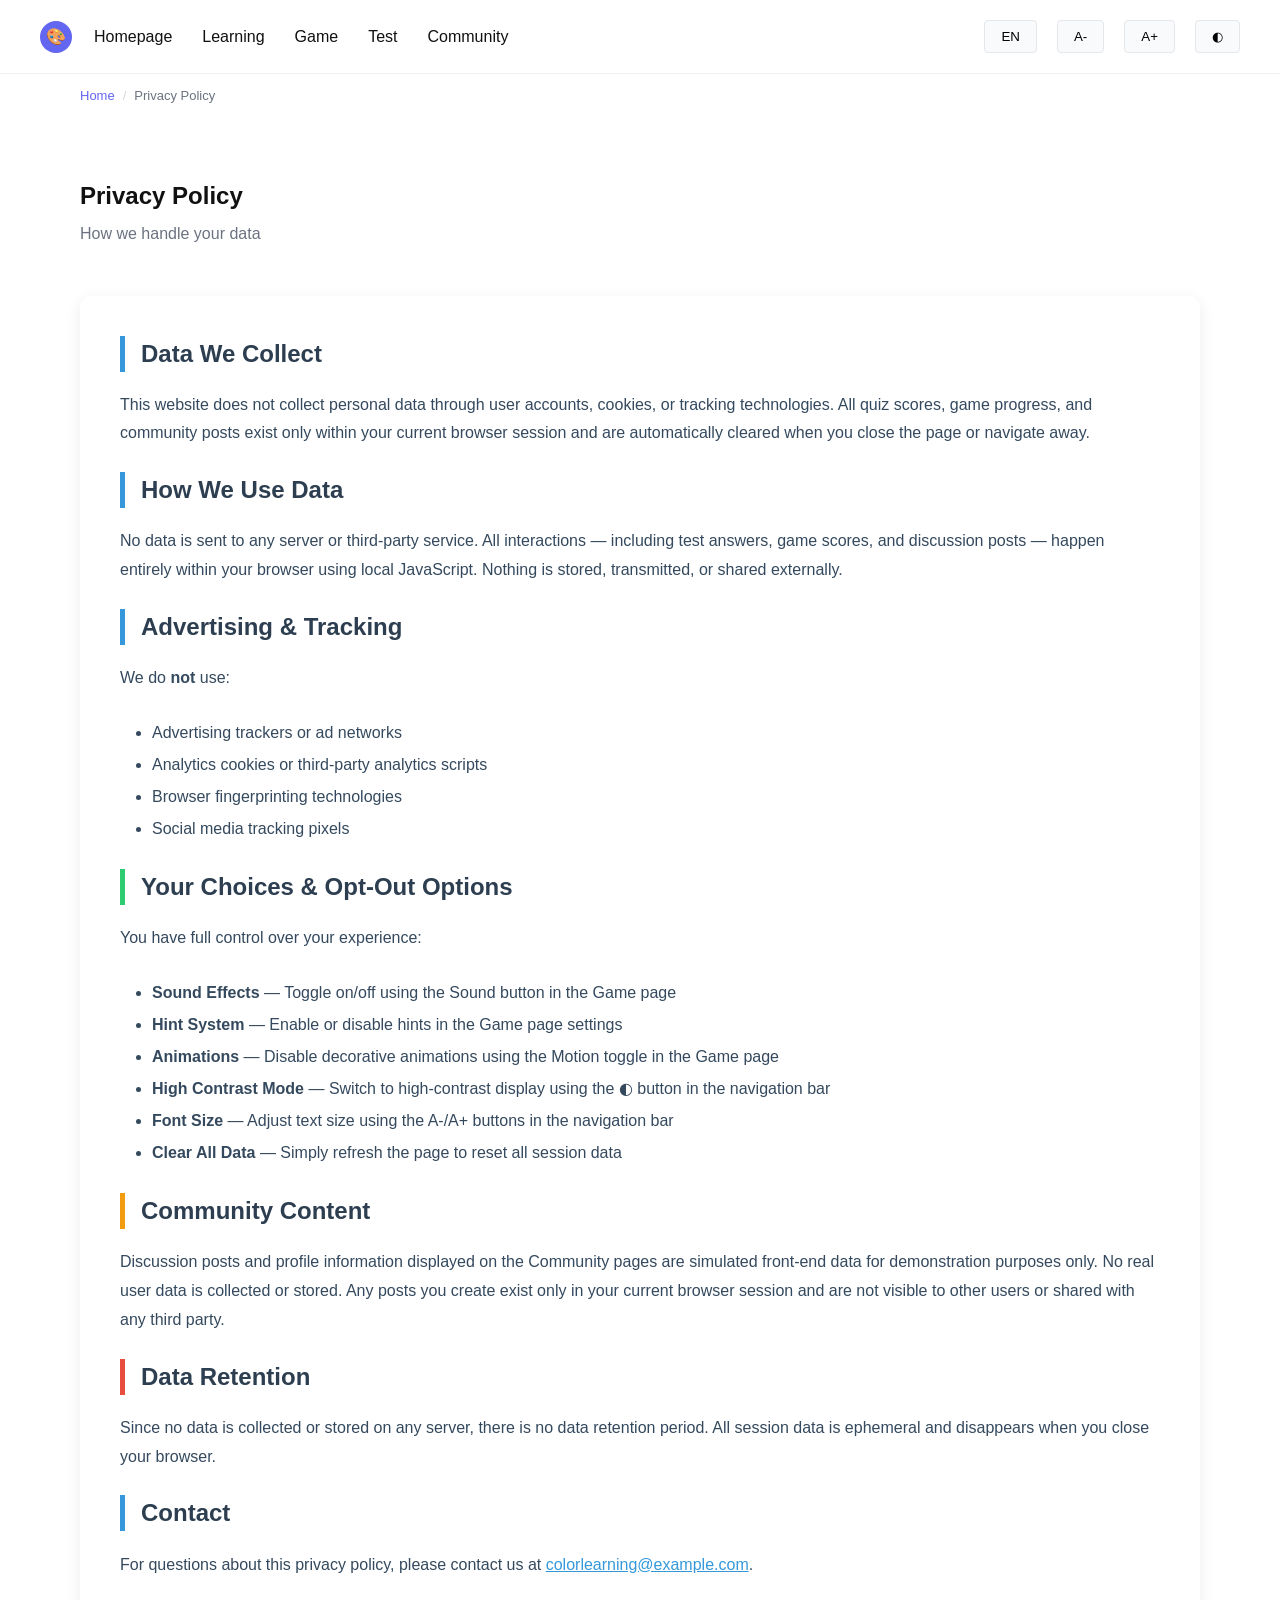
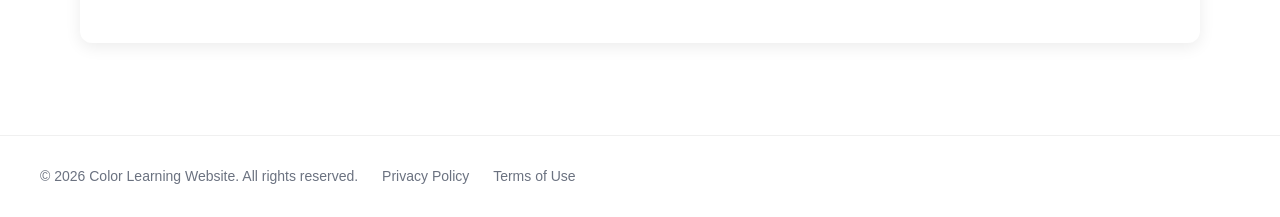
<file: color-learning/privacy.html>
<!DOCTYPE html>
<html lang="en">
<head>
    <meta charset="UTF-8">
    <meta name="viewport" content="width=device-width, initial-scale=1.0">
    <title>Privacy Policy - Color Learning</title>
    <link rel="stylesheet" href="styles.css">
    <script src="site-settings.js"></script>
</head>
<body>
    <a href="#main-content" class="skip-link">Skip to main content</a>
    <nav>
        <div class="logo">🎨</div>
        <button class="nav-toggle" aria-label="Toggle navigation">☰</button>
        <ul>
            <li><a href="index.html">Homepage</a></li>
            <li><a href="learning.html">Learning</a></li>
            <li><a href="game.html">Game</a></li>
            <li><a href="test.html">Test</a></li>
            <li><a href="community.html">Community</a></li>
        </ul>
        <div class="nav-right">
            <button class="lang-btn">EN</button>
            <button class="font-btn">A-</button>
            <button class="font-btn">A+</button>
            <button class="font-btn" id="contrastToggle" aria-label="Toggle high contrast mode">◐</button>
        </div>
    </nav>

    <div class="breadcrumb">
        <a href="index.html">Home</a>
        <span class="breadcrumb-sep">/</span>
        <span class="breadcrumb-current">Privacy Policy</span>
    </div>

    <div class="container" id="main-content">
        <h1 class="page-title">Privacy Policy</h1>
        <p class="page-subtitle">How we handle your data</p>

        <div class="privacy-section">
            <h2>Data We Collect</h2>
            <p>This website does not collect personal data through user accounts, cookies, or tracking technologies. All quiz scores, game progress, and community posts exist only within your current browser session and are automatically cleared when you close the page or navigate away.</p>

            <h2>How We Use Data</h2>
            <p>No data is sent to any server or third-party service. All interactions — including test answers, game scores, and discussion posts — happen entirely within your browser using local JavaScript. Nothing is stored, transmitted, or shared externally.</p>

            <h2>Advertising &amp; Tracking</h2>
            <p>We do <strong>not</strong> use:</p>
            <ul>
                <li>Advertising trackers or ad networks</li>
                <li>Analytics cookies or third-party analytics scripts</li>
                <li>Browser fingerprinting technologies</li>
                <li>Social media tracking pixels</li>
            </ul>

            <h2 class="privacy-heading-green">Your Choices &amp; Opt-Out Options</h2>
            <p>You have full control over your experience:</p>
            <ul>
                <li><strong>Sound Effects</strong> — Toggle on/off using the Sound button in the Game page</li>
                <li><strong>Hint System</strong> — Enable or disable hints in the Game page settings</li>
                <li><strong>Animations</strong> — Disable decorative animations using the Motion toggle in the Game page</li>
                <li><strong>High Contrast Mode</strong> — Switch to high-contrast display using the ◐ button in the navigation bar</li>
                <li><strong>Font Size</strong> — Adjust text size using the A-/A+ buttons in the navigation bar</li>
                <li><strong>Clear All Data</strong> — Simply refresh the page to reset all session data</li>
            </ul>

            <h2 class="privacy-heading-orange">Community Content</h2>
            <p>Discussion posts and profile information displayed on the Community pages are simulated front-end data for demonstration purposes only. No real user data is collected or stored. Any posts you create exist only in your current browser session and are not visible to other users or shared with any third party.</p>

            <h2 class="privacy-heading-red">Data Retention</h2>
            <p>Since no data is collected or stored on any server, there is no data retention period. All session data is ephemeral and disappears when you close your browser.</p>

            <h2>Contact</h2>
            <p>For questions about this privacy policy, please contact us at <a href="mailto:colorlearning@example.com">colorlearning@example.com</a>.</p>
        </div>
    </div>

    <footer>
        <p>&copy; 2026 Color Learning Website. All rights reserved.
            <a href="privacy.html">Privacy Policy</a>
            <a href="#">Terms of Use</a>
        </p>
    </footer>
    <script src="common.js"></script>
</body>
</html>
</file>
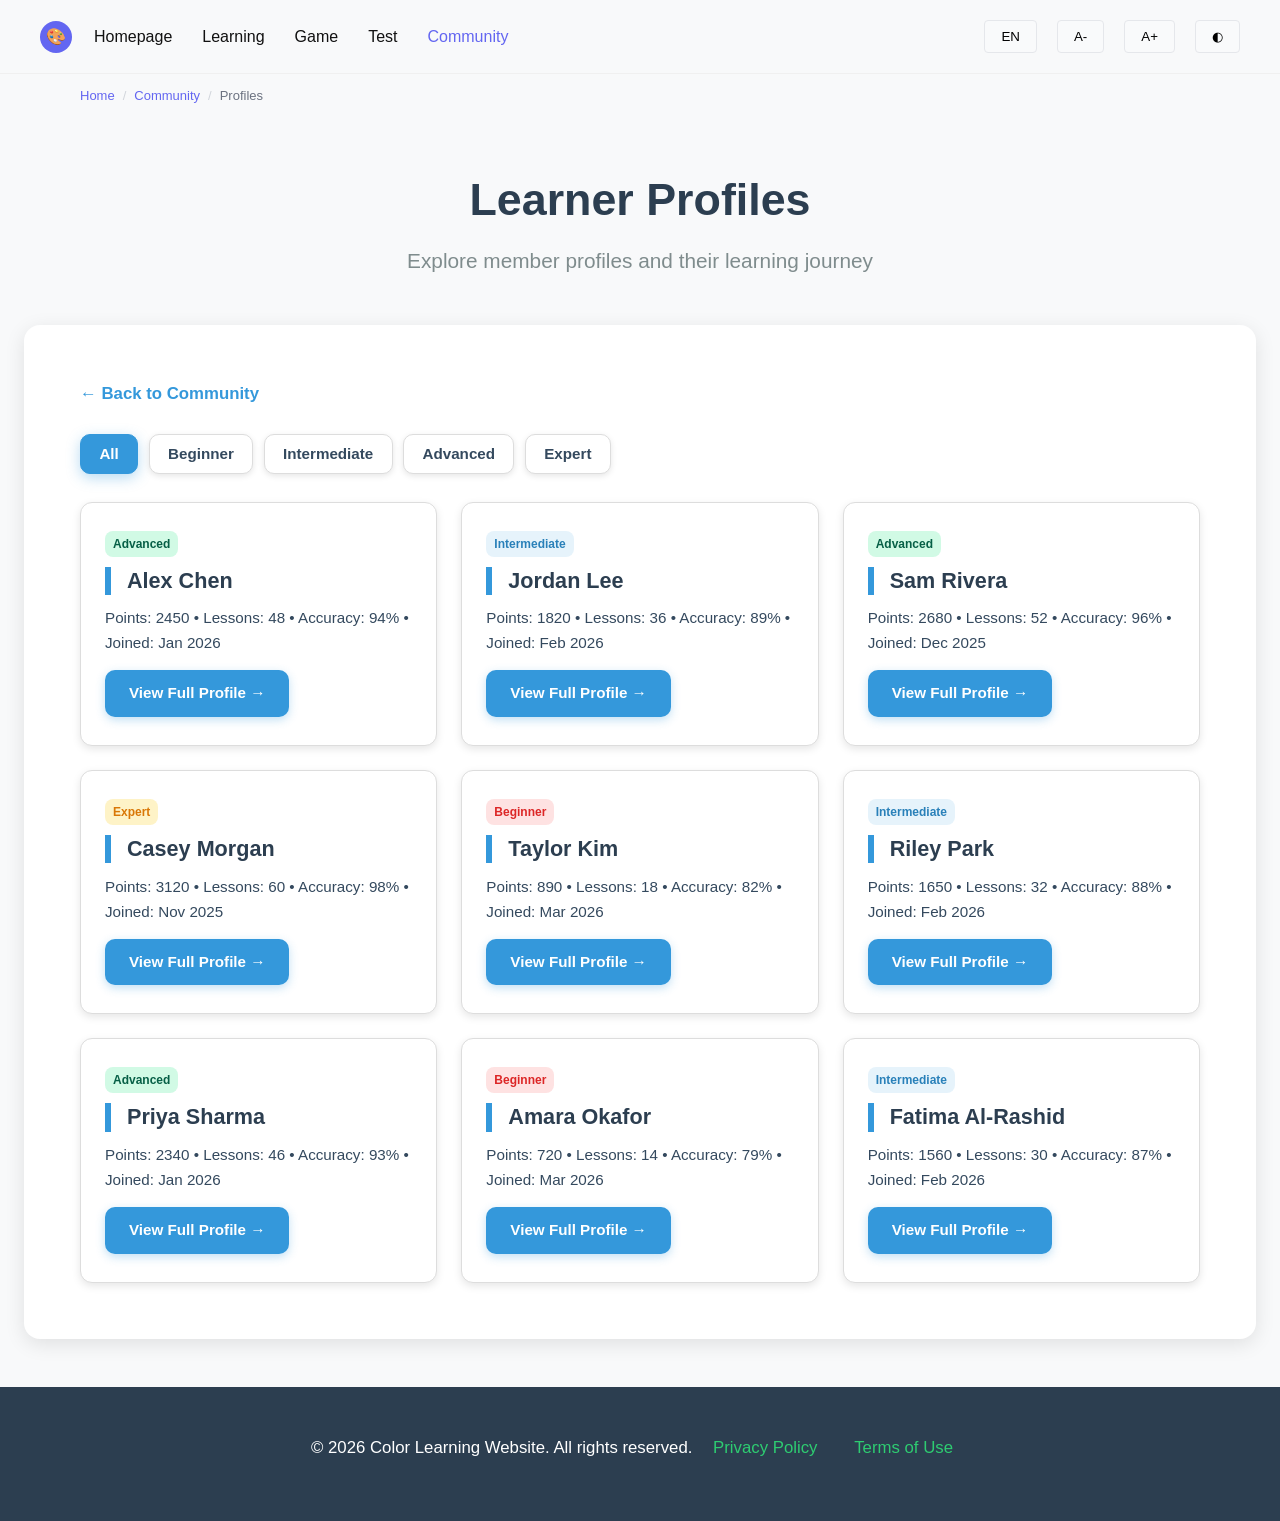
<file: color-learning/profiles.html>
<!DOCTYPE html>
<html lang="en">
<head>
    <meta charset="UTF-8">
    <meta name="viewport" content="width=device-width, initial-scale=1.0">
    <title>Profiles - Color Learning</title>
    <link rel="stylesheet" href="styles.css">
    <link rel="stylesheet" href="community-pages.css">
    <script src="site-settings.js"></script>
</head>
<body class="community-pages-body">
    <a href="#main-content" class="skip-link">Skip to main content</a>
    <nav>
        <div class="logo">🎨</div>
        <button class="nav-toggle" aria-label="Toggle navigation">☰</button>
        <ul>
            <li><a href="index.html">Homepage</a></li>
            <li><a href="learning.html">Learning</a></li>
            <li><a href="game.html">Game</a></li>
            <li><a href="test.html">Test</a></li>
            <li><a href="community.html" class="active">Community</a></li>
        </ul>
        <div class="nav-right">
            <button class="lang-btn">EN</button>
            <button class="font-btn">A-</button>
            <button class="font-btn">A+</button>
            <button class="font-btn" id="contrastToggle" aria-label="Toggle high contrast mode">◐</button>
        </div>
    </nav>

    <div class="breadcrumb">
        <a href="index.html">Home</a>
        <span class="breadcrumb-sep">/</span>
        <a href="community.html">Community</a>
        <span class="breadcrumb-sep">/</span>
        <span class="breadcrumb-current">Profiles</span>
    </div>

    <div class="container" id="main-content">
        <h1 class="page-title">Learner Profiles</h1>
        <p class="page-subtitle">Explore member profiles and their learning journey</p>

        <div class="content-section">
        <a href="community.html" class="back-link">← Back to Community</a>

        <div class="filter-bar">
            <button type="button" class="filter-btn active" data-filter="all" onclick="filterProfiles('all')">All</button>
            <button type="button" class="filter-btn" data-filter="beginner" onclick="filterProfiles('beginner')">Beginner</button>
            <button type="button" class="filter-btn" data-filter="intermediate" onclick="filterProfiles('intermediate')">Intermediate</button>
            <button type="button" class="filter-btn" data-filter="advanced" onclick="filterProfiles('advanced')">Advanced</button>
            <button type="button" class="filter-btn" data-filter="expert" onclick="filterProfiles('expert')">Expert</button>
        </div>

        <div class="profiles-grid">
            <div class="profile-card" data-level="advanced">
                <span class="profile-level level-advanced">Advanced</span>
                <h3>Alex Chen</h3>
                <div class="profile-stats">
                    <p>Points: 2450 • Lessons: 48 • Accuracy: 94% • Joined: Jan 2026</p>
                </div>
                <div class="profile-details">
                    <p class="profile-bio">UI design student who practices color matching through daily mini projects and peer feedback.</p>
                    <p class="profile-focus"><strong>Strengths:</strong> RGB channel control, palette balance, contrast tuning</p>
                    <p class="profile-goal"><strong>Current Goal:</strong> Reach 96%+ accuracy in advanced harmony quizzes this month</p>
                    <p class="profile-progress"><strong>Recent Milestone:</strong> Completed a 14-day streak and improved gradient identification speed by 18%</p>
                </div>
                <a href="#" class="module-link">View Full Profile →</a>
            </div>
            <div class="profile-card" data-level="intermediate">
                <span class="profile-level level-intermediate">Intermediate</span>
                <h3>Jordan Lee</h3>
                <div class="profile-stats">
                    <p>Points: 1820 • Lessons: 36 • Accuracy: 89% • Joined: Feb 2026</p>
                </div>
                <div class="profile-details">
                    <p class="profile-bio">Front-end beginner focused on building a solid color theory foundation for web and app interfaces.</p>
                    <p class="profile-focus"><strong>Strengths:</strong> Hex memorization, visual grouping, annotation-based review</p>
                    <p class="profile-goal"><strong>Current Goal:</strong> Finish all intermediate modules and pass mock test above 90%</p>
                    <p class="profile-progress"><strong>Recent Milestone:</strong> Reduced common hex conversion errors from 11 to 3 per week</p>
                </div>
                <a href="#" class="module-link">View Full Profile →</a>
            </div>
            <div class="profile-card" data-level="advanced">
                <span class="profile-level level-advanced">Advanced</span>
                <h3>Sam Rivera</h3>
                <div class="profile-stats">
                    <p>Points: 2680 • Lessons: 52 • Accuracy: 96% • Joined: Dec 2025</p>
                </div>
                <div class="profile-details">
                    <p class="profile-bio">Digital illustrator exploring practical color storytelling with strong emphasis on emotional palettes.</p>
                    <p class="profile-focus"><strong>Strengths:</strong> Complementary pairing, tone control, visual hierarchy</p>
                    <p class="profile-goal"><strong>Current Goal:</strong> Mentor two new learners while maintaining top 5% test performance</p>
                    <p class="profile-progress"><strong>Recent Milestone:</strong> Shared 6 community case studies on fixing low-contrast UI designs</p>
                </div>
                <a href="#" class="module-link">View Full Profile →</a>
            </div>
            <div class="profile-card" data-level="expert">
                <span class="profile-level level-expert">Expert</span>
                <h3>Casey Morgan</h3>
                <div class="profile-stats">
                    <p>Points: 3120 • Lessons: 60 • Accuracy: 98% • Joined: Nov 2025</p>
                </div>
                <div class="profile-details">
                    <p class="profile-bio">Senior learner and community mentor with a research-driven approach to accessibility and color systems.</p>
                    <p class="profile-focus"><strong>Strengths:</strong> Accessibility checks, WCAG contrast strategy, advanced color correction</p>
                    <p class="profile-goal"><strong>Current Goal:</strong> Publish a complete beginner-to-expert color practice roadmap</p>
                    <p class="profile-progress"><strong>Recent Milestone:</strong> Achieved 30 consecutive full-score rounds in expert mode challenges</p>
                </div>
                <a href="#" class="module-link">View Full Profile →</a>
            </div>
            <div class="profile-card" data-level="beginner">
                <span class="profile-level level-beginner">Beginner</span>
                <h3>Taylor Kim</h3>
                <div class="profile-stats">
                    <p>Points: 890 • Lessons: 18 • Accuracy: 82% • Joined: Mar 2026</p>
                </div>
                <div class="profile-details">
                    <p class="profile-bio">New learner building core confidence by using short quizzes and repetition-based memory practice.</p>
                    <p class="profile-focus"><strong>Strengths:</strong> Fast primary/secondary recognition, consistent daily review</p>
                    <p class="profile-goal"><strong>Current Goal:</strong> Move from beginner to intermediate by completing 15 more lessons</p>
                    <p class="profile-progress"><strong>Recent Milestone:</strong> Improved average score from 68% to 82% within three weeks</p>
                </div>
                <a href="#" class="module-link">View Full Profile →</a>
            </div>
            <div class="profile-card" data-level="intermediate">
                <span class="profile-level level-intermediate">Intermediate</span>
                <h3>Riley Park</h3>
                <div class="profile-stats">
                    <p>Points: 1650 • Lessons: 32 • Accuracy: 88% • Joined: Feb 2026</p>
                </div>
                <div class="profile-details">
                    <p class="profile-bio">Product design learner working on cleaner palettes and more stable color decisions in UI prototypes.</p>
                    <p class="profile-focus"><strong>Strengths:</strong> Neutral palette building, layout readability, iterative testing</p>
                    <p class="profile-goal"><strong>Current Goal:</strong> Improve complementary shade selection in time-limited quiz rounds</p>
                    <p class="profile-progress"><strong>Recent Milestone:</strong> Completed three peer-reviewed palette challenges with positive ratings</p>
                </div>
                <a href="#" class="module-link">View Full Profile →</a>
            </div>
            <div class="profile-card" data-level="advanced">
                <span class="profile-level level-advanced">Advanced</span>
                <h3>Priya Sharma</h3>
                <div class="profile-stats">
                    <p>Points: 2340 • Lessons: 46 • Accuracy: 93% • Joined: Jan 2026</p>
                </div>
                <div class="profile-details">
                    <p class="profile-bio">Graphic designer from Mumbai specializing in cultural color symbolism and cross-cultural palette design.</p>
                    <p class="profile-focus"><strong>Strengths:</strong> Cultural color associations, warm palette mastery, accessibility compliance</p>
                    <p class="profile-goal"><strong>Current Goal:</strong> Build a culturally adaptive color guide for international UI projects</p>
                    <p class="profile-progress"><strong>Recent Milestone:</strong> Published a community resource on color meanings across 8 cultures</p>
                </div>
                <a href="#" class="module-link">View Full Profile →</a>
            </div>
            <div class="profile-card" data-level="beginner">
                <span class="profile-level level-beginner">Beginner</span>
                <h3>Amara Okafor</h3>
                <div class="profile-stats">
                    <p>Points: 720 • Lessons: 14 • Accuracy: 79% • Joined: Mar 2026</p>
                </div>
                <div class="profile-details">
                    <p class="profile-bio">Textile artist transitioning to digital design, bringing traditional African color knowledge into modern workflows.</p>
                    <p class="profile-focus"><strong>Strengths:</strong> Earth tone recognition, pattern-based color memory, visual storytelling</p>
                    <p class="profile-goal"><strong>Current Goal:</strong> Master RGB-to-CMYK conversion for print-ready textile patterns</p>
                    <p class="profile-progress"><strong>Recent Milestone:</strong> Completed first 10 beginner lessons with consistent daily practice</p>
                </div>
                <a href="#" class="module-link">View Full Profile →</a>
            </div>
            <div class="profile-card" data-level="intermediate">
                <span class="profile-level level-intermediate">Intermediate</span>
                <h3>Fatima Al-Rashid</h3>
                <div class="profile-stats">
                    <p>Points: 1560 • Lessons: 30 • Accuracy: 87% • Joined: Feb 2026</p>
                </div>
                <div class="profile-details">
                    <p class="profile-bio">UX researcher studying how color perception varies across demographics and cultural backgrounds.</p>
                    <p class="profile-focus"><strong>Strengths:</strong> User testing, contrast analysis, data-driven palette decisions</p>
                    <p class="profile-goal"><strong>Current Goal:</strong> Complete all intermediate tests and start advanced accessibility modules</p>
                    <p class="profile-progress"><strong>Recent Milestone:</strong> Ran a 20-person color preference study and shared findings in Discussions</p>
                </div>
                <a href="#" class="module-link">View Full Profile →</a>
            </div>
        </div>
        </div>
    </div>

    <div class="profile-modal" id="profileModal" aria-hidden="true">
        <div class="profile-modal-content" role="dialog" aria-modal="true" aria-labelledby="profileModalTitle">
            <div class="profile-modal-header">
                <h2 id="profileModalTitle"></h2>
                <button class="profile-close-btn" id="closeProfileModalBtn" type="button">×</button>
            </div>
            <span class="profile-level profile-modal-level" id="profileModalLevel"></span>
            <p class="profile-modal-stats" id="profileModalStats"></p>
            <div id="profileModalBody"></div>
        </div>
    </div>

    <footer>
        <p>© 2026 Color Learning Website. All rights reserved.
            <a href="privacy.html">Privacy Policy</a>
            <a href="#">Terms of Use</a>
        </p>
    </footer>

    <script>
        function filterProfiles(level) {
            const profileCards = document.querySelectorAll('.profile-card');
            const filterButtons = document.querySelectorAll('.filter-bar .filter-btn');
            
            filterButtons.forEach(btn => {
                btn.classList.toggle('active', btn.getAttribute('data-filter') === level);
            });
            
            profileCards.forEach(card => {
                if (level === 'all' || card.dataset.level === level) {
                    card.style.display = 'block';
                } else {
                    card.style.display = 'none';
                }
            });
        }

        const profilesGrid = document.querySelector('.profiles-grid');
        const profileModal = document.getElementById('profileModal');
        const profileModalTitle = document.getElementById('profileModalTitle');
        const profileModalLevel = document.getElementById('profileModalLevel');
        const profileModalStats = document.getElementById('profileModalStats');
        const profileModalBody = document.getElementById('profileModalBody');
        const closeProfileModalBtn = document.getElementById('closeProfileModalBtn');

        function openProfileModal(card) {
            profileModalTitle.textContent = card.querySelector('h3')?.textContent || 'Learner Profile';
            profileModalLevel.className = card.querySelector('.profile-level')?.className || 'profile-level';
            profileModalLevel.classList.add('profile-modal-level');
            profileModalLevel.textContent = card.querySelector('.profile-level')?.textContent || '';
            profileModalStats.textContent = card.querySelector('.profile-stats p')?.textContent || '';
            profileModalBody.innerHTML = card.querySelector('.profile-details')?.innerHTML || (document.documentElement.getAttribute('lang') === 'zh' ? '<p>暂无更多档案内容。</p>' : '<p>No profile details yet.</p>');

            profileModal.classList.add('open');
            profileModal.setAttribute('aria-hidden', 'false');
        }

        function closeProfileModal() {
            profileModal.classList.remove('open');
            profileModal.setAttribute('aria-hidden', 'true');
        }

        profilesGrid.addEventListener('click', function (event) {
            const profileLink = event.target.closest('.module-link');
            if (!profileLink) return;

            event.preventDefault();
            const card = profileLink.closest('.profile-card');
            if (card) openProfileModal(card);
        });

        closeProfileModalBtn.addEventListener('click', closeProfileModal);

        profileModal.addEventListener('click', function (event) {
            if (event.target === profileModal) closeProfileModal();
        });

        document.addEventListener('keydown', function (event) {
            if (event.key === 'Escape' && profileModal.classList.contains('open')) {
                closeProfileModal();
            }
        });

        (function () {
            var ZH = [
                { level: '高级', stats: '积分：2450 • 课程：48 • 准确率：94% • 加入：2026年1月', bio: '界面设计专业学生，通过每日小项目与同伴反馈练习配色。', focus: '<strong>擅长：</strong>RGB 通道控制、调色板平衡、对比度微调', goal: '<strong>当前目标：</strong>本月内让高级和谐测验准确率达到 96% 以上', progress: '<strong>近期里程碑：</strong>完成 14 天连续学习，渐变识别速度提升 18%', link: '查看完整档案 →' },
                { level: '中级', stats: '积分：1820 • 课程：36 • 准确率：89% • 加入：2026年2月', bio: '前端初学者，致力于为网页与 App 界面打好色彩理论基础。', focus: '<strong>擅长：</strong>十六进制记忆、视觉分组、带批注的复习', goal: '<strong>当前目标：</strong>完成全部中级模块，模拟测试成绩超过 90%', progress: '<strong>近期里程碑：</strong>常见十六进制换算错误从每周 11 次降到 3 次', link: '查看完整档案 →' },
                { level: '高级', stats: '积分：2680 • 课程：52 • 准确率：96% • 加入：2025年12月', bio: '数字插画师，注重用色彩讲故事，擅长情感化调色板。', focus: '<strong>擅长：</strong>互补色搭配、影调控制、视觉层次', goal: '<strong>当前目标：</strong>在保持测试成绩前 5% 的同时指导两名新学员', progress: '<strong>近期里程碑：</strong>分享 6 篇关于修复低对比度界面设计的社区案例', link: '查看完整档案 →' },
                { level: '专家', stats: '积分：3120 • 课程：60 • 准确率：98% • 加入：2025年11月', bio: '资深学习者与社区导师，以研究为导向关注无障碍与色彩体系。', focus: '<strong>擅长：</strong>无障碍检测、WCAG 对比度策略、高级校色', goal: '<strong>当前目标：</strong>发布完整的初学到专家色彩练习路线图', progress: '<strong>近期里程碑：</strong>在专家模式挑战中连续 30 轮满分', link: '查看完整档案 →' },
                { level: '初级', stats: '积分：890 • 课程：18 • 准确率：82% • 加入：2026年3月', bio: '新学员，通过小测验与重复记忆练习建立信心。', focus: '<strong>擅长：</strong>快速识别原色/间色、坚持每日复习', goal: '<strong>当前目标：</strong>再完成 15 节课后升入中级', progress: '<strong>近期里程碑：</strong>三周内平均分从 68% 提升到 82%', link: '查看完整档案 →' },
                { level: '中级', stats: '积分：1650 • 课程：32 • 准确率：88% • 加入：2026年2月', bio: '产品设计学习者，希望在原型中做出更干净、更稳定的配色决策。', focus: '<strong>擅长：</strong>中性色板搭建、版式可读性、迭代测试', goal: '<strong>当前目标：</strong>在限时测验中提升互补色阶选择', progress: '<strong>近期里程碑：</strong>完成三次同伴评审的调色板挑战并获得好评', link: '查看完整档案 →' },
                { level: '高级', stats: '积分：2340 • 课程：46 • 准确率：93% • 加入：2026年1月', bio: '来自孟买的平面设计师，专攻文化色彩象征与跨文化调色板。', focus: '<strong>擅长：</strong>文化色彩联想、暖色掌握、无障碍合规', goal: '<strong>当前目标：</strong>为国际界面项目编写文化自适应色彩指南', progress: '<strong>近期里程碑：</strong>发布涵盖 8 种文化的色彩含义社区资料', link: '查看完整档案 →' },
                { level: '初级', stats: '积分：720 • 课程：14 • 准确率：79% • 加入：2026年3月', bio: '纺织艺术家转向数字设计，将传统非洲色彩知识融入现代流程。', focus: '<strong>擅长：</strong>大地色识别、图案化色彩记忆、视觉叙事', goal: '<strong>当前目标：</strong>掌握 RGB 到 CMYK 转换以输出可印刷的纺织图案', progress: '<strong>近期里程碑：</strong>完成前 10 节入门课并保持每日练习', link: '查看完整档案 →' },
                { level: '中级', stats: '积分：1560 • 课程：30 • 准确率：87% • 加入：2026年2月', bio: '用户体验研究员，研究色彩感知在不同人群与文化中的差异。', focus: '<strong>擅长：</strong>用户测试、对比度分析、数据驱动的配色决策', goal: '<strong>当前目标：</strong>完成全部中级测试并开始高级无障碍模块', progress: '<strong>近期里程碑：</strong>组织 20 人色彩偏好调研并在讨论区分享结论', link: '查看完整档案 →' }
            ];
            var snap = null;
            function captureSnap() {
                if (snap) return;
                snap = [];
                document.querySelectorAll('.profile-card').forEach(function (card) {
                    snap.push({
                        level: card.querySelector('.profile-level').textContent,
                        stats: card.querySelector('.profile-stats p').innerHTML,
                        bio: card.querySelector('.profile-bio').textContent,
                        focus: card.querySelector('.profile-focus').innerHTML,
                        goal: card.querySelector('.profile-goal').innerHTML,
                        progress: card.querySelector('.profile-progress').innerHTML,
                        link: card.querySelector('.module-link').textContent
                    });
                });
            }
            function applyProfilesCardLocale(zh) {
                captureSnap();
                var cards = document.querySelectorAll('.profile-card');
                cards.forEach(function (card, i) {
                    var d = zh ? ZH[i] : snap[i];
                    if (!d) return;
                    card.querySelector('.profile-level').textContent = d.level;
                    card.querySelector('.profile-stats p').innerHTML = d.stats;
                    card.querySelector('.profile-bio').textContent = d.bio;
                    card.querySelector('.profile-focus').innerHTML = d.focus;
                    card.querySelector('.profile-goal').innerHTML = d.goal;
                    card.querySelector('.profile-progress').innerHTML = d.progress;
                    card.querySelector('.module-link').textContent = d.link;
                });
            }
            document.addEventListener('colorsite:lang', function (e) {
                applyProfilesCardLocale(e.detail.zh);
            });
        })();
    </script>
    <script src="common.js"></script>
</body>
</html>
</file>
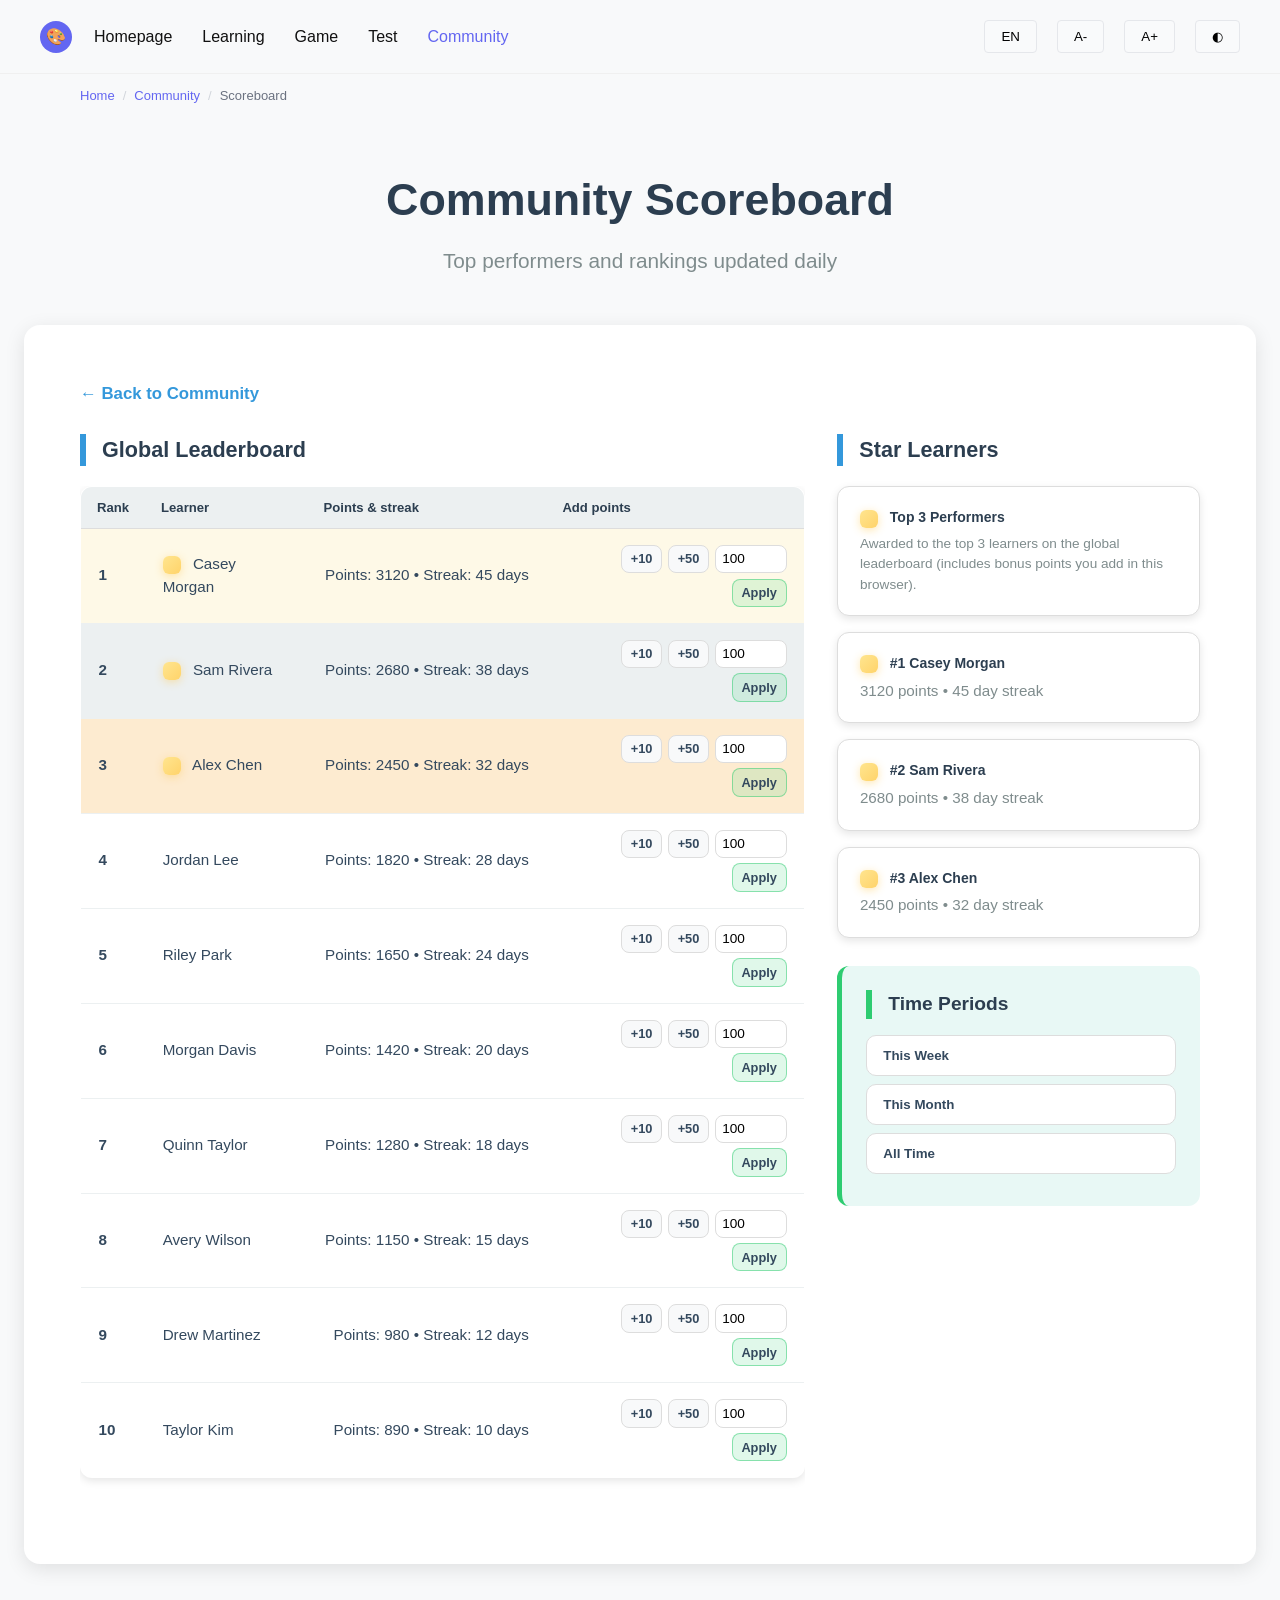
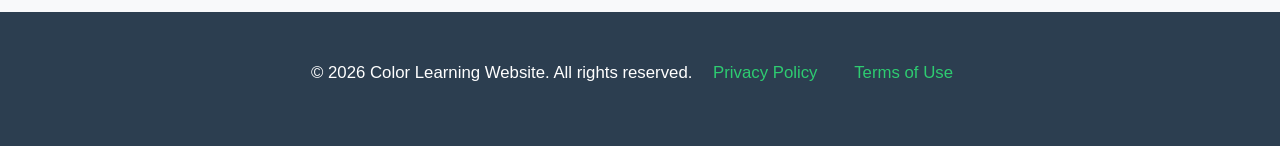
<file: color-learning/scoreboard.html>
<!DOCTYPE html>
<html lang="en">
<head>
    <meta charset="UTF-8">
    <meta name="viewport" content="width=device-width, initial-scale=1.0">
    <title>Scoreboard - Color Learning</title>
    <link rel="stylesheet" href="styles.css">
    <link rel="stylesheet" href="community-pages.css">
    <script src="site-settings.js"></script>
</head>
<body class="community-pages-body">
    <a href="#main-content" class="skip-link">Skip to main content</a>
    <nav>
        <div class="logo">🎨</div>
        <button class="nav-toggle" aria-label="Toggle navigation">☰</button>
        <ul>
            <li><a href="index.html">Homepage</a></li>
            <li><a href="learning.html">Learning</a></li>
            <li><a href="game.html">Game</a></li>
            <li><a href="test.html">Test</a></li>
            <li><a href="community.html" class="active">Community</a></li>
        </ul>
        <div class="nav-right">
            <button class="lang-btn">EN</button>
            <button class="font-btn">A-</button>
            <button class="font-btn">A+</button>
            <button class="font-btn" id="contrastToggle" aria-label="Toggle high contrast mode">◐</button>
        </div>
    </nav>

    <div class="breadcrumb">
        <a href="index.html">Home</a>
        <span class="breadcrumb-sep">/</span>
        <a href="community.html">Community</a>
        <span class="breadcrumb-sep">/</span>
        <span class="breadcrumb-current">Scoreboard</span>
    </div>

    <div class="container" id="main-content">
        <h1 class="page-title">Community Scoreboard</h1>
        <p class="page-subtitle">Top performers and rankings updated daily</p>

        <div class="content-section">
            <a href="community.html" class="back-link">← Back to Community</a>

            <div class="scoreboard-container">
            <div>
                <h3 class="scoreboard-heading">Global Leaderboard</h3>
                <div class="leaderboard-table-wrap">
                <table class="leaderboard-table">
                    <caption class="visually-hidden" id="leaderboardCaption">Leaderboard with optional bonus points stored in this browser only.</caption>
                    <thead>
                        <tr>
                            <th scope="col" id="thRank">Rank</th>
                            <th scope="col" id="thLearner">Learner</th>
                            <th scope="col" id="thPoints">Points &amp; streak</th>
                            <th scope="col" id="thAdd">Add points</th>
                        </tr>
                    </thead>
                    <tbody id="leaderboardTbody"></tbody>
                </table>
                </div>
            </div>
            <div>
                <h3 class="scoreboard-heading">Star Learners</h3>
                <div id="starLearnersMount"></div>

                <div class="time-periods">
                    <h3>Time Periods</h3>
                    <button type="button" class="time-btn">This Week</button>
                    <button type="button" class="time-btn">This Month</button>
                    <button type="button" class="time-btn">All Time</button>
                </div>
            </div>
            </div>
        </div>
    </div>

    <footer>
        <p>© 2026 Color Learning Website. All rights reserved.
            <a href="privacy.html">Privacy Policy</a>
            <a href="#">Terms of Use</a>
        </p>
    </footer>
    <script>
        (function () {
            var STORAGE_KEY = 'colorLearningScoreboardBonus';
            var DEFAULT_LEADERS = [
                { name: 'Casey Morgan', points: 3120, streak: 45 },
                { name: 'Sam Rivera', points: 2680, streak: 38 },
                { name: 'Alex Chen', points: 2450, streak: 32 },
                { name: 'Jordan Lee', points: 1820, streak: 28 },
                { name: 'Riley Park', points: 1650, streak: 24 },
                { name: 'Morgan Davis', points: 1420, streak: 20 },
                { name: 'Quinn Taylor', points: 1280, streak: 18 },
                { name: 'Avery Wilson', points: 1150, streak: 15 },
                { name: 'Drew Martinez', points: 980, streak: 12 },
                { name: 'Taylor Kim', points: 890, streak: 10 }
            ];

            function escapeHtml(s) {
                return String(s)
                    .replaceAll('&', '&amp;')
                    .replaceAll('<', '&lt;')
                    .replaceAll('>', '&gt;')
                    .replaceAll('"', '&quot;')
                    .replaceAll("'", '&#39;');
            }

            function loadBonusMap() {
                try {
                    var raw = localStorage.getItem(STORAGE_KEY);
                    if (!raw) return {};
                    var o = JSON.parse(raw);
                    return typeof o === 'object' && o !== null ? o : {};
                } catch (e) {
                    return {};
                }
            }

            function saveBonusMap(map) {
                localStorage.setItem(STORAGE_KEY, JSON.stringify(map));
            }

            function addBonusForName(name, delta) {
                if (!name || !delta || delta < 1) return;
                var map = loadBonusMap();
                map[name] = (map[name] | 0) + delta;
                saveBonusMap(map);
            }

            function mergedSortedRows() {
                var bonus = loadBonusMap();
                return DEFAULT_LEADERS.map(function (r) {
                    return {
                        name: r.name,
                        points: r.points + (bonus[r.name] | 0),
                        streak: r.streak
                    };
                }).sort(function (a, b) {
                    return b.points - a.points;
                });
            }

            function siteZh() {
                return document.documentElement.getAttribute('lang') === 'zh';
            }

            function renderStarCards(sorted) {
                var mount = document.getElementById('starLearnersMount');
                var top = sorted.slice(0, 3);
                var zh = siteZh();
                var html = '';
                if (zh) {
                    html += '<div class="star-card"><p><span class="star-badge"></span> 前三名学习者</p>';
                    html += '<p class="star-muted">授予本浏览器全球排行榜前三名（含你在此添加的奖励分）。</p></div>';
                } else {
                    html += '<div class="star-card"><p><span class="star-badge"></span> Top 3 Performers</p>';
                    html += '<p class="star-muted">Awarded to the top 3 learners on the global leaderboard (includes bonus points you add in this browser).</p></div>';
                }
                top.forEach(function (row, i) {
                    html += '<div class="star-card"><p><span class="star-badge"></span> #' + (i + 1) + ' ' + escapeHtml(row.name) + '</p>';
                    if (zh) {
                        html += '<p class="star-detail">' + row.points + ' 分 • 连续 ' + row.streak + ' 天</p></div>';
                    } else {
                        html += '<p class="star-detail">' + row.points + ' points • ' + row.streak + ' day streak</p></div>';
                    }
                });
                mount.innerHTML = html;
            }

            function renderTable() {
                var zh = siteZh();
                var cap = document.getElementById('leaderboardCaption');
                if (cap) {
                    cap.textContent = zh
                        ? '排行榜：奖励分仅保存在本浏览器。'
                        : 'Leaderboard with optional bonus points stored in this browser only.';
                }
                var thRank = document.getElementById('thRank');
                var thLearner = document.getElementById('thLearner');
                var thPoints = document.getElementById('thPoints');
                var thAdd = document.getElementById('thAdd');
                if (thRank) thRank.textContent = zh ? '名次' : 'Rank';
                if (thLearner) thLearner.textContent = zh ? '学习者' : 'Learner';
                if (thPoints) thPoints.textContent = zh ? '积分与连续天数' : 'Points & streak';
                if (thAdd) thAdd.textContent = zh ? '加分' : 'Add points';

                var sorted = mergedSortedRows();
                var tbody = document.getElementById('leaderboardTbody');
                tbody.innerHTML = '';
                sorted.forEach(function (row, i) {
                    var rank = i + 1;
                    var tr = document.createElement('tr');
                    tr.dataset.learnerName = row.name;
                    if (rank === 1) tr.classList.add('rank-1');
                    else if (rank === 2) tr.classList.add('rank-2');
                    else if (rank === 3) tr.classList.add('rank-3');
                    var star = rank <= 3 ? '<span class="star-badge"></span> ' : '';
                    var statsText = zh
                        ? ('积分：' + row.points + ' • 连续：' + row.streak + ' 天')
                        : ('Points: ' + row.points + ' • Streak: ' + row.streak + ' days');
                    var applyLabel = zh ? '应用' : 'Apply';
                    var ariaCustom = zh ? '要添加的自定义分数' : 'Custom points to add';
                    tr.innerHTML =
                        '<td class="leaderboard-rank">' + rank + '</td>' +
                        '<td>' + star + escapeHtml(row.name) + '</td>' +
                        '<td class="leaderboard-stats">' + statsText + '</td>' +
                        '<td class="leaderboard-actions">' +
                        '<div class="scoreboard-bonus-wrap">' +
                        '<button type="button" class="bonus-chip-btn" data-delta="10">+10</button>' +
                        '<button type="button" class="bonus-chip-btn" data-delta="50">+50</button>' +
                        '<input type="number" class="bonus-input" min="1" max="99999" value="100" aria-label="' + escapeHtml(ariaCustom) + '">' +
                        '<button type="button" class="bonus-apply-btn">' + applyLabel + '</button>' +
                        '</div></td>';
                    tbody.appendChild(tr);
                });
                renderStarCards(sorted);
            }

            document.getElementById('leaderboardTbody').addEventListener('click', function (e) {
                var chip = e.target.closest('.bonus-chip-btn');
                var apply = e.target.closest('.bonus-apply-btn');
                if (!chip && !apply) return;
                var tr = e.target.closest('tr');
                if (!tr || !tr.dataset.learnerName) return;
                var name = tr.dataset.learnerName;
                var delta = 0;
                if (chip) {
                    delta = parseInt(chip.getAttribute('data-delta'), 10) || 0;
                } else {
                    var inp = tr.querySelector('.bonus-input');
                    delta = inp ? parseInt(inp.value, 10) : 0;
                }
                addBonusForName(name, delta);
                renderTable();
            });

            document.addEventListener('colorsite:lang', function () {
                renderTable();
            });

            renderTable();
        })();
    </script>
    <script src="common.js"></script>
</body>
</html>
</file>
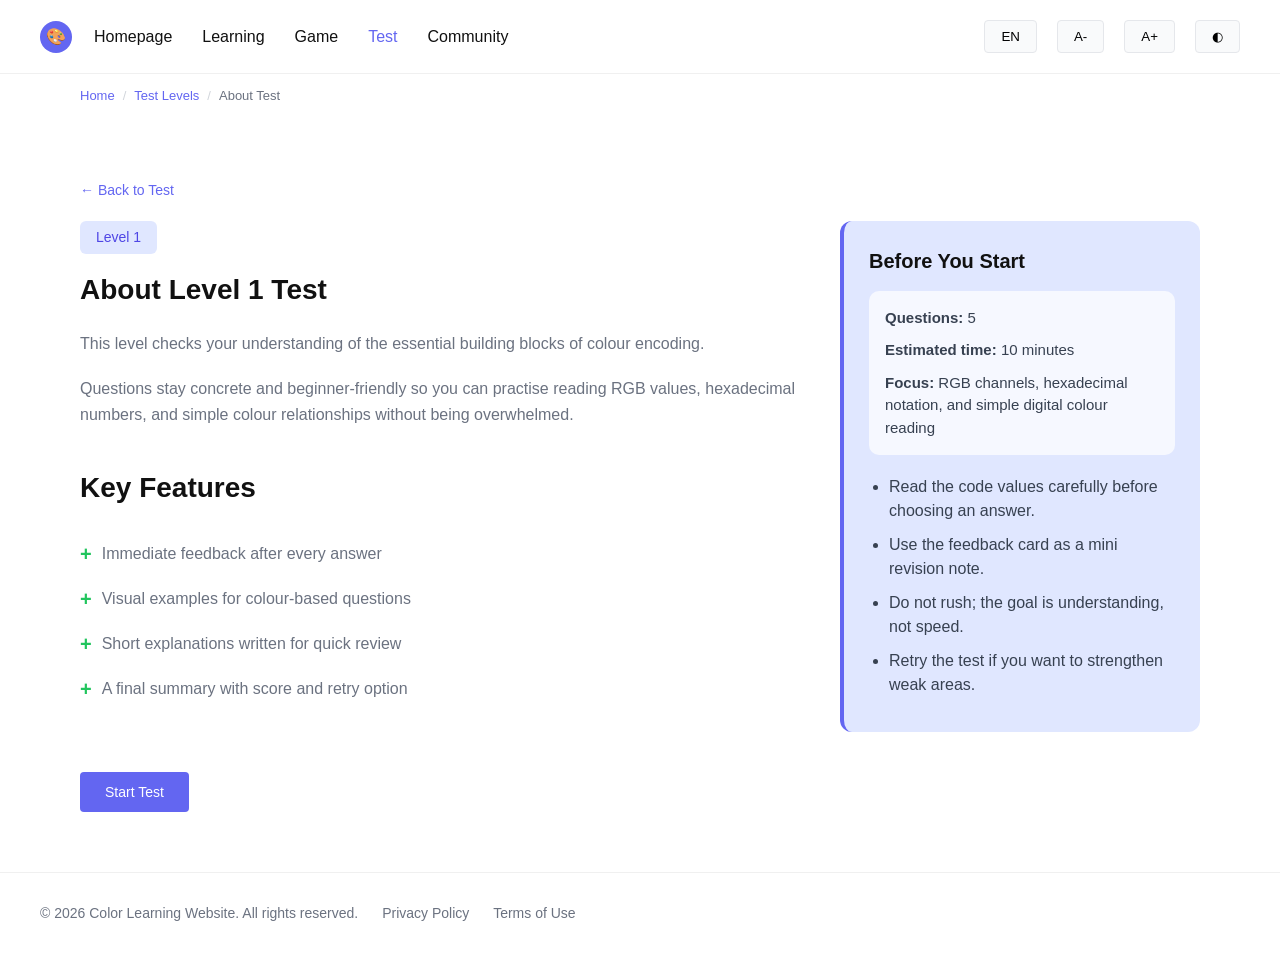
<file: color-learning/test-about.html>
<!DOCTYPE html>
<html lang="en">
<head>
    <meta charset="UTF-8">
    <meta name="viewport" content="width=device-width, initial-scale=1.0">
    <title>Test About - Color Learning</title>
    <link rel="stylesheet" href="styles.css">
    <link rel="stylesheet" href="test-pages.css">
    <script src="site-settings.js"></script>
</head>
<body>
    <a href="#main-content" class="skip-link">Skip to main content</a>
    <nav>
        <div class="logo">🎨</div>
        <button class="nav-toggle" aria-label="Toggle navigation">&#9776;</button>
        <ul>
            <li><a href="index.html" data-i18n="Homepage">Homepage</a></li>
            <li><a href="learning.html" data-i18n="Learning">Learning</a></li>
            <li><a href="game.html" data-i18n="Game">Game</a></li>
            <li><a href="test.html" class="active" data-i18n="Test">Test</a></li>
            <li><a href="community.html" data-i18n="Community">Community</a></li>
        </ul>
        <div class="nav-right">
            <button class="lang-btn" type="button">EN</button>
            <button class="font-btn" type="button">A-</button>
            <button class="font-btn" type="button">A+</button>
            <button class="font-btn" id="contrastToggle" type="button" aria-label="Toggle high contrast mode">◐</button>
        </div>
    </nav>

    <div class="breadcrumb" aria-label="Breadcrumb">
        <a href="index.html" data-i18n="Home">Home</a>
        <span class="breadcrumb-sep">/</span>
        <a href="test.html" data-i18n="Test Levels">Test Levels</a>
        <span class="breadcrumb-sep">/</span>
        <span class="breadcrumb-current" data-i18n="About Test">About Test</span>
    </div>

    <div class="container" id="main-content">
        <a href="test.html" class="back-link">&larr; <span data-i18n="Back to Test">Back to Test</span></a>

        <div class="test-about-container">
            <div class="about-section">
                <span class="level-badge level-1" id="about-badge">Level 1</span>
                <h2 id="about-title">About This Test</h2>
                <p id="about-intro">This level introduces the main ideas used to read and reason about digital colour values.</p>
                <p id="about-description">You will get immediate feedback after every answer so the test doubles as a revision activity.</p>

                <h3 class="about-subtitle" data-i18n="Key Features">Key Features</h3>
                <ul class="features-list" id="feature-list"></ul>
            </div>
            <div class="guidelines-card">
                <h3 data-i18n="Before You Start">Before You Start</h3>
                <div class="test-brief">
                    <p><strong data-i18n="Questions:">Questions:</strong> <span id="brief-count">5</span></p>
                    <p><strong data-i18n="Estimated time:">Estimated time:</strong> <span id="brief-time">10 minutes</span></p>
                    <p><strong data-i18n="Focus:">Focus:</strong> <span id="brief-focus">RGB basics</span></p>
                </div>
                <ul id="guideline-list"></ul>
            </div>
        </div>

        <button class="new-discussion-btn" id="start-test-btn" style="margin-top: 40px;" type="button" data-i18n="Start Test">Start Test</button>
    </div>

    <footer>
        <p>&copy; 2026 Color Learning Website. <span data-i18n="All rights reserved.">All rights reserved.</span>
            <a href="privacy.html" data-i18n="Privacy Policy">Privacy Policy</a>
            <a href="#" data-i18n="Terms of Use">Terms of Use</a>
        </p>
    </footer>

    <script src="test-utils.js"></script>
    <script>
        const levelContent = {
            1: {
                badgeClass: 'level-1',
                badgeLabel: 'Level 1',
                title: 'About Level 1 Test',
                intro: 'This level checks your understanding of the essential building blocks of colour encoding.',
                description: 'Questions stay concrete and beginner-friendly so you can practise reading RGB values, hexadecimal numbers, and simple colour relationships without being overwhelmed.',
                questionCount: 5,
                time: '10 minutes',
                focus: 'RGB channels, hexadecimal notation, and simple digital colour reading',
                features: [
                    'Immediate feedback after every answer',
                    'Visual examples for colour-based questions',
                    'Short explanations written for quick review',
                    'A final summary with score and retry option'
                ],
                guidelines: [
                    'Read the code values carefully before choosing an answer.',
                    'Use the feedback card as a mini revision note.',
                    'Do not rush; the goal is understanding, not speed.',
                    'Retry the test if you want to strengthen weak areas.'
                ]
            },
            2: {
                badgeClass: 'level-2',
                badgeLabel: 'Level 2',
                title: 'About Level 2 Test',
                intro: 'This level moves from simple reading tasks to practical colour-model decisions.',
                description: 'You will compare models such as HSL and CMYK, review bit depth and alpha channels, and connect encoding ideas to design workflows.',
                questionCount: 5,
                time: '15 minutes',
                focus: 'HSL, CMYK, alpha, and bit depth',
                features: [
                    'Scenario-based questions instead of isolated facts',
                    'Clear explanations of why one model fits better than another',
                    'Progress tracking across the full test',
                    'A retry path to reinforce tricky concepts'
                ],
                guidelines: [
                    'Pay attention to what the workflow is trying to achieve.',
                    'Think about which model makes the task easiest to control.',
                    'Review incorrect answers before moving on mentally.',
                    'Retake the level if any term still feels uncertain.'
                ]
            },
            3: {
                badgeClass: 'level-3',
                badgeLabel: 'Level 3',
                title: 'About Level 3 Test',
                intro: 'This level focuses on colour management ideas used in advanced media workflows.',
                description: 'Expect questions about gamma, gamut, colour spaces, video formats, and print preparation. The explanations are there to help you connect theory with real production choices.',
                questionCount: 6,
                time: '18 minutes',
                focus: 'Gamma, gamut, colour spaces, YCbCr, and print workflow choices',
                features: [
                    'More advanced reasoning and workflow-based questions',
                    'Coverage of display, video, and print contexts',
                    'Detailed explanations for professional terms',
                    'End-of-test review to identify weak spots quickly'
                ],
                guidelines: [
                    'Read all answer choices before deciding on the best workflow fit.',
                    'Distinguish between display, video, and print use cases.',
                    'Use the explanation text to revise unfamiliar terminology.',
                    'Treat the final review as a checklist for what to revisit.'
                ]
            }
        };

        const zhLevelContent = {
            1: {
                title: 'Level 1 测试说明',
                intro: '本级别检查你对颜色编码基本组成部分的理解。',
                description: '题目具体且适合初学者，帮助你练习读取 RGB 数值、十六进制数字和简单颜色关系。',
                time: '10 分钟',
                focus: 'RGB 通道、十六进制表示和简单数字颜色读取',
                features: [
                    '每题作答后立即反馈',
                    '为颜色题提供可视化示例',
                    '简短解释便于快速复习',
                    '最终总结包含分数和重试入口'
                ],
                guidelines: [
                    '选择答案前仔细阅读代码值。',
                    '把反馈卡片当作小复习笔记。',
                    '不用赶时间，目标是理解而不是速度。',
                    '如果想巩固薄弱点，可以重新测试。'
                ]
            },
            2: {
                title: 'Level 2 测试说明',
                intro: '本级别从简单读取任务过渡到实际颜色模型选择。',
                description: '你将比较 HSL、CMYK 等模型，复习位深和 Alpha 通道，并把编码概念联系到设计工作流。',
                time: '15 分钟',
                focus: 'HSL、CMYK、Alpha 和位深',
                features: [
                    '以场景题替代孤立知识点',
                    '解释为什么某个模型更适合具体任务',
                    '完整测试过程中的进度跟踪',
                    '通过重试强化难点概念'
                ],
                guidelines: [
                    '注意工作流想要达成的目标。',
                    '思考哪个模型最容易控制当前任务。',
                    '进入下一题前先消化错误反馈。',
                    '如果术语仍不确定，可以重新挑战本级别。'
                ]
            },
            3: {
                title: 'Level 3 测试说明',
                intro: '本级别关注高级媒体工作流中的色彩管理概念。',
                description: '题目涉及伽马、色域、色彩空间、视频格式和印刷准备。解释会帮助你把理论与实际生产选择联系起来。',
                time: '18 分钟',
                focus: '伽马、色域、色彩空间、YCbCr 和印刷工作流选择',
                features: [
                    '更高级的推理题和工作流题',
                    '覆盖显示、视频和印刷语境',
                    '为专业术语提供详细解释',
                    '测试后回顾帮助快速定位薄弱点'
                ],
                guidelines: [
                    '决定最佳工作流答案前读完所有选项。',
                    '区分显示、视频和印刷使用场景。',
                    '用解释文字复习不熟悉的术语。',
                    '把最终回顾当作后续复习清单。'
                ]
            }
        };

        const params = new URLSearchParams(window.location.search);
        const levelKey = params.get('level') || '1';
        const resolvedLevelKey = levelContent[levelKey] ? levelKey : '1';
        const currentLevel = levelContent[resolvedLevelKey];

        const featureList = document.getElementById('feature-list');
        const guidelineList = document.getElementById('guideline-list');

        function getLocalizedLevel() {
            if (window.TestPageUtils.getLang() !== 'zh') {
                return currentLevel;
            }

            return {
                ...currentLevel,
                ...zhLevelContent[resolvedLevelKey]
            };
        }

        function renderAboutContent() {
            const localizedLevel = getLocalizedLevel();
            const badge = document.getElementById('about-badge');
            badge.textContent = currentLevel.badgeLabel;
            badge.className = `level-badge ${currentLevel.badgeClass}`;

            document.getElementById('about-title').textContent = localizedLevel.title;
            document.getElementById('about-intro').textContent = localizedLevel.intro;
            document.getElementById('about-description').textContent = localizedLevel.description;
            document.getElementById('brief-count').textContent = localizedLevel.questionCount;
            document.getElementById('brief-time').textContent = localizedLevel.time;
            document.getElementById('brief-focus').textContent = localizedLevel.focus;

            featureList.innerHTML = '';
            localizedLevel.features.forEach((feature) => {
                const item = document.createElement('li');
                item.textContent = feature;
                featureList.appendChild(item);
            });

            guidelineList.innerHTML = '';
            localizedLevel.guidelines.forEach((guideline) => {
                const item = document.createElement('li');
                item.textContent = guideline;
                guidelineList.appendChild(item);
            });
        }

        document.getElementById('start-test-btn').addEventListener('click', () => {
            if (window.confirm(window.TestPageUtils.t('Start the test now? Make sure you are ready.'))) {
                window.location.href = `test-question.html?level=${resolvedLevelKey}`;
            }
        });

        window.TestPageUtils.init(renderAboutContent);
        renderAboutContent();
    </script>
</body>
</html>
</file>
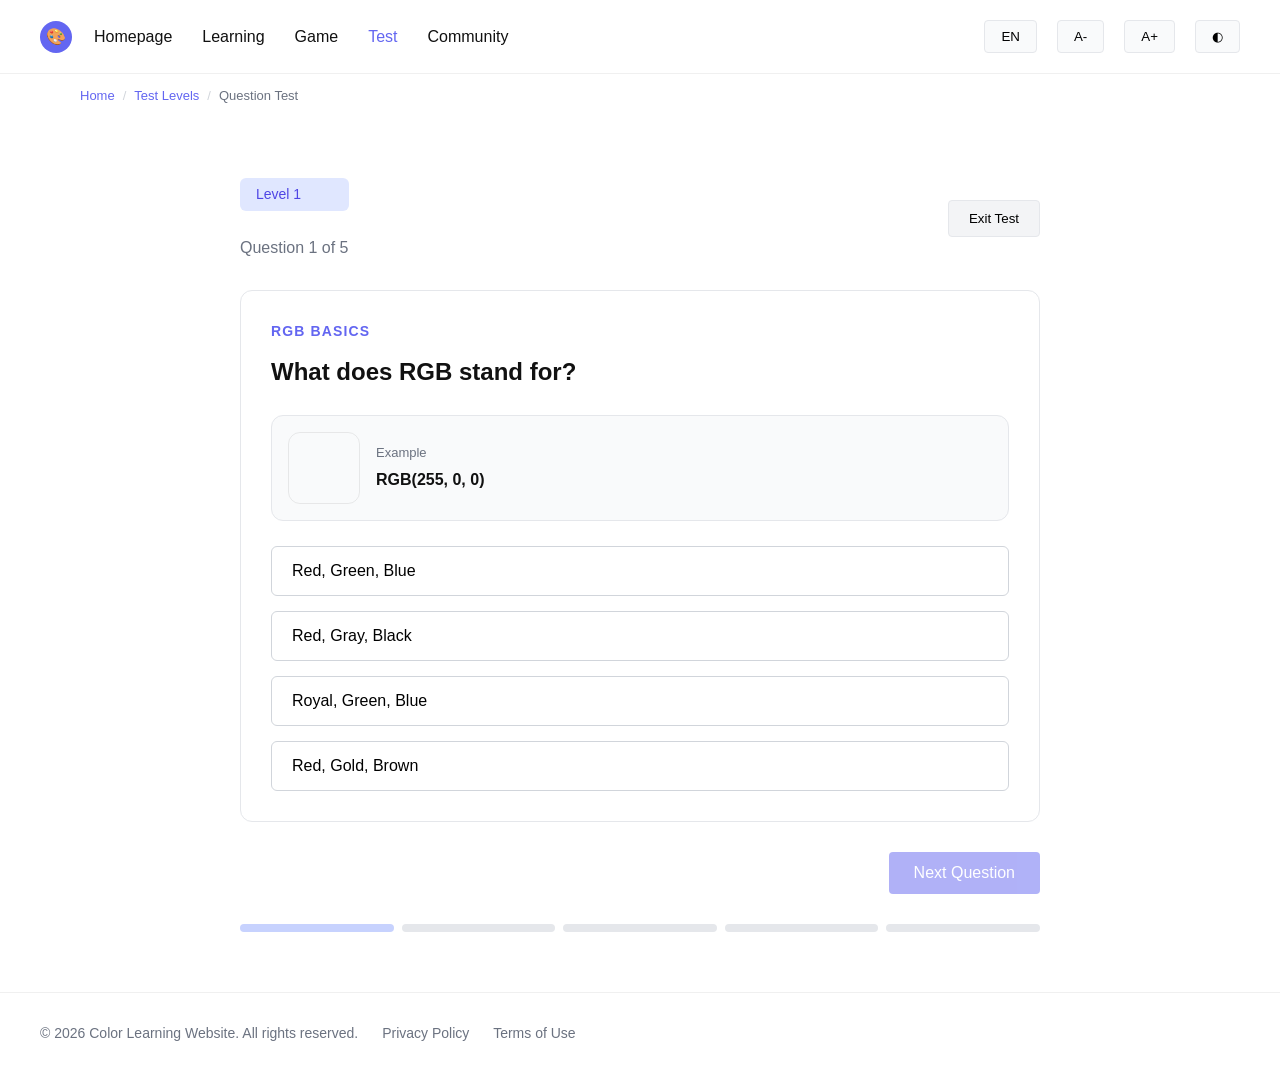
<file: color-learning/test-question.html>
<!DOCTYPE html>
<html lang="en">
<head>
    <meta charset="UTF-8">
    <meta name="viewport" content="width=device-width, initial-scale=1.0">
    <title>Test Question - Color Learning</title>
    <link rel="stylesheet" href="styles.css">
    <link rel="stylesheet" href="test-pages.css">
    <script src="site-settings.js"></script>
</head>
<body>
    <a href="#main-content" class="skip-link">Skip to main content</a>
    <nav>
        <div class="logo">🎨</div>
        <button class="nav-toggle" aria-label="Toggle navigation">&#9776;</button>
        <ul>
            <li><a href="index.html" data-i18n="Homepage">Homepage</a></li>
            <li><a href="learning.html" data-i18n="Learning">Learning</a></li>
            <li><a href="game.html" data-i18n="Game">Game</a></li>
            <li><a href="test.html" class="active" data-i18n="Test">Test</a></li>
            <li><a href="community.html" data-i18n="Community">Community</a></li>
        </ul>
        <div class="nav-right">
            <button class="lang-btn" type="button">EN</button>
            <button class="font-btn" type="button">A-</button>
            <button class="font-btn" type="button">A+</button>
            <button class="font-btn" id="contrastToggle" type="button" aria-label="Toggle high contrast mode">◐</button>
        </div>
    </nav>

    <div class="breadcrumb" aria-label="Breadcrumb">
        <a href="index.html" data-i18n="Home">Home</a>
        <span class="breadcrumb-sep">/</span>
        <a href="test.html" data-i18n="Test Levels">Test Levels</a>
        <span class="breadcrumb-sep">/</span>
        <span class="breadcrumb-current" data-i18n="Question Test">Question Test</span>
    </div>

    <div class="container" id="main-content">
        <div class="question-container">
            <div class="question-header">
                <div class="question-status">
                    <span class="level-badge level-1" id="question-level">Level 1</span>
                    <span class="question-number" id="question-number">Question 1 of 5</span>
                </div>
                <button class="exit-btn" id="exit-btn" type="button" data-i18n="Exit Test">Exit Test</button>
            </div>

            <div class="question-card" id="question-card">
                <p class="question-topic" id="question-topic">RGB basics</p>
                <h3 id="question-text">What does RGB stand for?</h3>

                <div class="question-visual" id="question-visual" hidden>
                    <div class="visual-swatch" id="visual-swatch"></div>
                    <div class="visual-caption">
                        <span class="visual-label" data-i18n="Example">Example</span>
                        <strong id="visual-code">RGB(255, 0, 0)</strong>
                    </div>
                </div>

                <div class="option-list" id="option-list"></div>

                <div class="feedback-card" id="feedback-card" aria-live="polite"></div>
            </div>

            <div class="question-actions" id="question-actions">
                <button class="next-btn" id="next-btn" type="button" disabled data-i18n="Next Question">Next Question</button>
            </div>

            <div class="progress-bar" id="progress-bar"></div>

            <div class="result-card" id="result-card" hidden>
                <span class="result-badge" id="result-badge">Strong Result</span>
                <h3 data-i18n="Test Complete">Test Complete</h3>
                <p id="result-summary" data-i18n="You finished the test.">You finished the test.</p>

                <div class="summary-grid">
                    <div class="summary-item">
                        <strong id="correct-count">0</strong>
                        <span data-i18n="Correct">Correct</span>
                    </div>
                    <div class="summary-item">
                        <strong id="incorrect-count">0</strong>
                        <span data-i18n="Incorrect">Incorrect</span>
                    </div>
                    <div class="summary-item">
                        <strong id="accuracy-rate">0%</strong>
                        <span data-i18n="Accuracy">Accuracy</span>
                    </div>
                </div>

                <div class="review-list" id="review-list"></div>

                <div class="result-actions">
                    <button class="next-btn active" id="retry-btn" type="button" data-i18n="Try Again">Try Again</button>
                    <button class="exit-btn" id="level-btn" type="button" data-i18n="Back to Test Levels">Back to Test Levels</button>
                </div>
            </div>
        </div>
    </div>

    <footer>
        <p>&copy; 2026 Color Learning Website. <span data-i18n="All rights reserved.">All rights reserved.</span>
            <a href="privacy.html" data-i18n="Privacy Policy">Privacy Policy</a>
            <a href="#" data-i18n="Terms of Use">Terms of Use</a>
        </p>
    </footer>

    <script src="test-utils.js"></script>
    <script>
        const testBank = {
            1: {
                badgeClass: 'level-1',
                badgeLabel: 'Level 1',
                questions: [
                    {
                        topic: 'RGB basics',
                        text: 'What does RGB stand for?',
                        options: ['Red, Green, Blue', 'Red, Gray, Black', 'Royal, Green, Blue', 'Red, Gold, Brown'],
                        correct: 0,
                        explanation: 'RGB stands for red, green, and blue. It is an additive model used by screens to mix light into many visible colours.'
                    },
                    {
                        topic: 'Reading RGB values',
                        text: 'In RGB encoding, what colour is represented by (255, 0, 0)?',
                        options: ['Blue', 'Green', 'Red', 'Black'],
                        correct: 2,
                        explanation: 'The red channel is at full intensity while green and blue are both zero, so the result is pure red.',
                        visual: {
                            color: 'rgb(255, 0, 0)',
                            label: 'RGB(255, 0, 0)'
                        }
                    },
                    {
                        topic: 'Hexadecimal notation',
                        text: 'What is the decimal equivalent of the hexadecimal value 7F?',
                        options: ['127', '128', '129', '130'],
                        correct: 0,
                        explanation: 'Hex 7F equals 7 x 16 plus 15, which is 112 plus 15. That gives 127.'
                    },
                    {
                        topic: 'Hex channel order',
                        text: 'In a hex colour written as #RRGGBB, which pair controls the blue channel?',
                        options: ['The first pair', 'The second pair', 'The third pair', 'All three pairs equally'],
                        correct: 2,
                        explanation: 'The order is red, green, blue, so the third pair represents the blue channel.'
                    },
                    {
                        topic: 'Channel intensity',
                        text: 'Which value represents the brightest green channel intensity?',
                        options: ['0', '64', '128', '255'],
                        correct: 3,
                        explanation: 'In 8-bit RGB, each channel runs from 0 to 255. A value of 255 is the brightest possible channel intensity.',
                        visual: {
                            color: 'rgb(0, 255, 0)',
                            label: 'Green at maximum intensity'
                        }
                    }
                ]
            },
            2: {
                badgeClass: 'level-2',
                badgeLabel: 'Level 2',
                questions: [
                    {
                        topic: 'Alternative colour models',
                        text: 'Which colour model is organised around hue, saturation, and lightness?',
                        options: ['RGB', 'HSL', 'CMYK', 'YCbCr'],
                        correct: 1,
                        explanation: 'HSL is built around hue, saturation, and lightness, making it useful for intuitive colour adjustments.'
                    },
                    {
                        topic: 'Alpha channels',
                        text: 'What does an alpha channel usually control?',
                        options: ['Brightness', 'Transparency', 'Hue rotation', 'Print resolution'],
                        correct: 1,
                        explanation: 'The alpha channel controls opacity and transparency, which lets graphics blend cleanly with other layers.'
                    },
                    {
                        topic: 'CMYK workflow',
                        text: 'In CMYK, increasing the K value usually has what effect?',
                        options: ['It darkens the result', 'It adds transparency', 'It pushes the colour toward blue', 'It changes only the hue name'],
                        correct: 0,
                        explanation: 'K stands for key, or black. Adding more K generally darkens shadows and improves neutral depth in print.'
                    },
                    {
                        topic: 'Bit depth',
                        text: 'How many possible values are available in one 8-bit colour channel?',
                        options: ['16', '64', '128', '256'],
                        correct: 3,
                        explanation: 'An 8-bit channel stores values from 0 to 255, which gives 256 distinct possible values.'
                    },
                    {
                        topic: 'Choosing the right model',
                        text: 'Which model is usually easier for a designer to adjust with a colour wheel and brightness controls?',
                        options: ['CMYK', 'HSL', 'YCbCr', 'Indexed colour'],
                        correct: 1,
                        explanation: 'HSL maps well to colour pickers because hue, saturation, and lightness match the controls designers commonly expect.'
                    }
                ]
            },
            3: {
                badgeClass: 'level-3',
                badgeLabel: 'Level 3',
                questions: [
                    {
                        topic: 'Gamma correction',
                        text: 'Why is gamma correction used in imaging workflows?',
                        options: [
                            'To match brightness storage more closely to human perception',
                            'To increase the number of available colour channels',
                            'To turn RGB into CMYK automatically',
                            'To remove colour spaces from the file'
                        ],
                        correct: 0,
                        explanation: 'Gamma correction helps encoded values align better with how people perceive brightness, improving efficiency and visual consistency.'
                    },
                    {
                        topic: 'Colour gamut',
                        text: 'What does colour gamut describe?',
                        options: [
                            'The refresh rate of a display',
                            'The range of colours a device or space can reproduce',
                            'The file size of an image',
                            'The number of layers in a design'
                        ],
                        correct: 1,
                        explanation: 'Gamut describes the span of colours that a device, printer, or colour space can reproduce faithfully.'
                    },
                    {
                        topic: 'Video encoding',
                        text: 'Which model is commonly associated with digital video and compression workflows?',
                        options: ['RGB', 'CMYK', 'YCbCr', 'HSL'],
                        correct: 2,
                        explanation: 'YCbCr separates luma from chroma information, which makes it especially useful in video and compression systems.'
                    },
                    {
                        topic: 'Colour spaces',
                        text: 'If two displays show the same RGB numbers but use different colour spaces, what can happen?',
                        options: [
                            'The colours can still look different',
                            'The displays must always look identical',
                            'Both displays switch to grayscale',
                            'The file becomes transparent'
                        ],
                        correct: 0,
                        explanation: 'RGB values only make sense inside a colour space. Different spaces can map the same numbers to different visible colours.'
                    },
                    {
                        topic: 'Wide gamut displays',
                        text: 'Compared with sRGB, a wide-gamut display can usually show what?',
                        options: [
                            'Fewer greens and reds',
                            'More saturated colours in some regions',
                            'Only black and white values',
                            'The same gamut with lower contrast'
                        ],
                        correct: 1,
                        explanation: 'Wide-gamut displays can reproduce a broader set of colours, often including more saturated greens, reds, and cyans than sRGB.'
                    },
                    {
                        topic: 'Print preparation',
                        text: 'What is the safest approach when preparing a design for professional print?',
                        options: [
                            'Use the printer or paper profile and soft proof before final export',
                            'Leave every file in screen RGB and hope the printer matches it',
                            'Increase saturation until the image looks bright enough',
                            'Convert every image to grayscale first'
                        ],
                        correct: 0,
                        explanation: 'Print output depends on the printer, ink, and paper. Using the right profile and proofing the result reduces unexpected colour shifts.'
                    }
                ]
            }
        };

        const params = new URLSearchParams(window.location.search);
        const levelKey = params.get('level') || '1';
        const resolvedLevelKey = testBank[levelKey] ? levelKey : '1';
        const levelData = testBank[resolvedLevelKey];
        const questions = levelData.questions;
        const zhQuestionBank = {
            1: [
                {
                    topic: 'RGB 基础',
                    text: 'RGB 代表什么？',
                    options: ['红、绿、蓝', '红、灰、黑', '皇家色、绿、蓝', '红、金、棕'],
                    explanation: 'RGB 代表红、绿、蓝。它是一种屏幕使用的加色模型，通过混合光来生成许多可见颜色。'
                },
                {
                    topic: '读取 RGB 数值',
                    text: '在 RGB 编码中，(255, 0, 0) 表示什么颜色？',
                    options: ['蓝色', '绿色', '红色', '黑色'],
                    explanation: '红色通道为最大强度，绿色和蓝色通道都是 0，因此结果是纯红色。',
                    visualLabel: 'RGB(255, 0, 0)'
                },
                {
                    topic: '十六进制表示',
                    text: '十六进制数 7F 的十进制值是多少？',
                    options: ['127', '128', '129', '130'],
                    explanation: '十六进制 7F 等于 7 x 16 加 15，也就是 112 加 15，结果为 127。'
                },
                {
                    topic: '十六进制通道顺序',
                    text: '在 #RRGGBB 格式中，哪一组控制蓝色通道？',
                    options: ['第一组', '第二组', '第三组', '三组平均控制'],
                    explanation: '顺序是红、绿、蓝，因此第三组表示蓝色通道。'
                },
                {
                    topic: '通道强度',
                    text: '哪个值表示最亮的绿色通道强度？',
                    options: ['0', '64', '128', '255'],
                    explanation: '在 8 位 RGB 中，每个通道范围是 0 到 255。255 表示最高通道强度。',
                    visualLabel: '绿色最大强度'
                }
            ],
            2: [
                {
                    topic: '其他颜色模型',
                    text: '哪个颜色模型由色相、饱和度和亮度组织？',
                    options: ['RGB', 'HSL', 'CMYK', 'YCbCr'],
                    explanation: 'HSL 围绕色相、饱和度和亮度构建，适合直观地调整颜色。'
                },
                {
                    topic: 'Alpha 通道',
                    text: 'Alpha 通道通常控制什么？',
                    options: ['亮度', '透明度', '色相旋转', '打印分辨率'],
                    explanation: 'Alpha 通道控制不透明度和透明度，让图形可以与其他图层自然混合。'
                },
                {
                    topic: 'CMYK 工作流',
                    text: '在 CMYK 中，提高 K 值通常会产生什么效果？',
                    options: ['使结果变暗', '增加透明度', '让颜色偏蓝', '只改变色相名称'],
                    explanation: 'K 表示 key，也就是黑色。增加 K 通常会加深阴影，并改善印刷中的中性色深度。'
                },
                {
                    topic: '位深',
                    text: '一个 8 位颜色通道有多少种可能值？',
                    options: ['16', '64', '128', '256'],
                    explanation: '8 位通道存储 0 到 255 的值，因此共有 256 种不同可能值。'
                },
                {
                    topic: '选择合适模型',
                    text: '哪个模型通常更适合设计师用色轮和亮度控件调整？',
                    options: ['CMYK', 'HSL', 'YCbCr', '索引色'],
                    explanation: 'HSL 很适合颜色选择器，因为色相、饱和度和亮度对应设计师常用的控制方式。'
                }
            ],
            3: [
                {
                    topic: '伽马校正',
                    text: '为什么影像工作流中会使用伽马校正？',
                    options: ['让亮度存储更接近人眼感知', '增加可用颜色通道数量', '自动把 RGB 转成 CMYK', '从文件中移除色彩空间'],
                    explanation: '伽马校正让编码值更符合人对亮度的感知，从而提高效率和视觉一致性。'
                },
                {
                    topic: '色域',
                    text: '色域描述的是什么？',
                    options: ['显示器刷新率', '设备或色彩空间能再现的颜色范围', '图像文件大小', '设计中的图层数量'],
                    explanation: '色域描述设备、打印机或色彩空间能够准确再现的颜色范围。'
                },
                {
                    topic: '视频编码',
                    text: '哪个模型常用于数字视频和压缩工作流？',
                    options: ['RGB', 'CMYK', 'YCbCr', 'HSL'],
                    explanation: 'YCbCr 将亮度和色度信息分开，因此特别适合视频和压缩系统。'
                },
                {
                    topic: '色彩空间',
                    text: '如果两台显示器显示相同 RGB 数值但使用不同色彩空间，可能发生什么？',
                    options: ['颜色看起来仍可能不同', '显示效果一定完全相同', '两台显示器都会变成灰度', '文件会变透明'],
                    explanation: 'RGB 数值必须放在色彩空间中理解。不同空间可能把相同数值映射成不同的可见颜色。'
                },
                {
                    topic: '广色域显示器',
                    text: '与 sRGB 相比，广色域显示器通常能显示什么？',
                    options: ['更少的绿色和红色', '某些区域中更饱和的颜色', '只有黑白数值', '相同色域但对比度更低'],
                    explanation: '广色域显示器可以再现更宽的颜色范围，通常包括比 sRGB 更饱和的绿色、红色和青色。'
                },
                {
                    topic: '印刷准备',
                    text: '为专业印刷准备设计时，最稳妥的方法是什么？',
                    options: ['使用打印机或纸张配置文件，并在最终导出前软打样', '所有文件都保留屏幕 RGB 并期待打印机自动匹配', '提高饱和度直到图像足够鲜艳', '先把所有图像转成灰度'],
                    explanation: '印刷输出取决于打印机、油墨和纸张。使用正确配置文件并进行打样，可以减少意外色偏。'
                }
            ]
        };

        let currentQuestion = 0;
        let score = 0;
        let answers = [];

        const questionLevel = document.getElementById('question-level');
        const questionNumber = document.getElementById('question-number');
        const questionTopic = document.getElementById('question-topic');
        const questionText = document.getElementById('question-text');
        const questionVisual = document.getElementById('question-visual');
        const visualSwatch = document.getElementById('visual-swatch');
        const visualCode = document.getElementById('visual-code');
        const optionList = document.getElementById('option-list');
        const feedbackCard = document.getElementById('feedback-card');
        const nextButton = document.getElementById('next-btn');
        const progressBar = document.getElementById('progress-bar');
        const questionCard = document.getElementById('question-card');
        const questionActions = document.getElementById('question-actions');
        const resultCard = document.getElementById('result-card');
        const t = (text) => window.TestPageUtils.t(text);

        function localizeQuestion(question, index) {
            if (window.TestPageUtils.getLang() !== 'zh') {
                return question;
            }

            const localized = zhQuestionBank[resolvedLevelKey][index];
            return {
                ...question,
                ...localized,
                visual: question.visual ? {
                    ...question.visual,
                    label: localized.visualLabel || question.visual.label
                } : undefined
            };
        }

        function renderProgress() {
            progressBar.innerHTML = '';
            questions.forEach((_, index) => {
                const dot = document.createElement('div');
                dot.className = 'progress-dot';

                if (answers[index]) {
                    dot.classList.add('active');
                } else if (index === currentQuestion) {
                    dot.classList.add('current');
                }

                progressBar.appendChild(dot);
            });
        }

        function renderFeedback(question, answer) {
            feedbackCard.replaceChildren();

            if (!answer) {
                feedbackCard.className = 'feedback-card';
                return;
            }

            feedbackCard.className = `feedback-card ${answer.correct ? 'correct' : 'incorrect'}`;

            const heading = document.createElement('h4');
            heading.textContent = answer.correct ? t('Correct answer') : t('Not quite');

            const summary = document.createElement('p');
            summary.textContent = answer.correct
                ? window.TestPageUtils.getLang() === 'zh'
                    ? `你选择了正确答案：${question.options[question.correct]}。`
                    : `You chose the right option: ${question.options[question.correct]}.`
                : window.TestPageUtils.getLang() === 'zh'
                    ? `你选择了 ${question.options[answer.selectedIndex]}。正确答案是 ${question.options[question.correct]}。`
                    : `You chose ${question.options[answer.selectedIndex]}. The correct answer is ${question.options[question.correct]}.`;

            const explanation = document.createElement('p');
            explanation.textContent = question.explanation;

            feedbackCard.append(heading, summary, explanation);
        }

        function renderOptions(question, answer) {
            optionList.innerHTML = '';

            question.options.forEach((optionText, index) => {
                const button = document.createElement('button');
                button.type = 'button';
                button.className = 'option';
                button.textContent = optionText;

                if (answer) {
                    button.disabled = true;

                    if (index === question.correct) {
                        button.classList.add('correct');
                    } else if (index === answer.selectedIndex && !answer.correct) {
                        button.classList.add('incorrect');
                    }
                } else {
                    button.addEventListener('click', () => selectOption(index));
                }

                optionList.appendChild(button);
            });
        }

        function renderVisual(question) {
            if (!question.visual) {
                questionVisual.hidden = true;
                return;
            }

            questionVisual.hidden = false;
            visualSwatch.style.backgroundColor = question.visual.color;
            visualCode.textContent = question.visual.label;
        }

        function renderQuestion() {
            const question = localizeQuestion(questions[currentQuestion], currentQuestion);
            const answer = answers[currentQuestion];

            questionLevel.textContent = levelData.badgeLabel;
            questionLevel.className = `level-badge ${levelData.badgeClass}`;
            questionNumber.textContent = window.TestPageUtils.getLang() === 'zh'
                ? `第 ${currentQuestion + 1} 题 / 共 ${questions.length} 题`
                : `Question ${currentQuestion + 1} of ${questions.length}`;
            questionTopic.textContent = question.topic;
            questionText.textContent = question.text;

            renderVisual(question);
            renderOptions(question, answer);
            renderFeedback(question, answer);
            renderProgress();

            nextButton.disabled = !answer;
            nextButton.textContent = currentQuestion === questions.length - 1 ? t('View Results') : t('Next Question');
        }

        function selectOption(index) {
            if (answers[currentQuestion]) {
                return;
            }

            const question = questions[currentQuestion];
            const correct = index === question.correct;

            answers[currentQuestion] = {
                selectedIndex: index,
                correct
            };

            if (correct) {
                score += 1;
            }

            renderQuestion();
        }

        function renderResults() {
            const incorrect = questions.length - score;
            const accuracy = Math.round((score / questions.length) * 100);
            const badgeText = accuracy === 100 ? 'Excellent' : accuracy >= 80 ? 'Strong Result' : accuracy >= 60 ? 'Good Review' : 'Keep Practising';

            document.getElementById('result-badge').textContent = t(badgeText);
            document.getElementById('result-summary').textContent = window.TestPageUtils.getLang() === 'zh'
                ? `你完成了 ${levelData.badgeLabel}，共 ${questions.length} 题，答对 ${score} 题。`
                : `You completed ${levelData.badgeLabel} with ${score} correct answers out of ${questions.length}.`;
            document.getElementById('correct-count').textContent = score;
            document.getElementById('incorrect-count').textContent = incorrect;
            document.getElementById('accuracy-rate').textContent = `${accuracy}%`;

            const reviewList = document.getElementById('review-list');
            reviewList.innerHTML = '';

            const incorrectAnswers = questions.filter((_, index) => !answers[index].correct);

            if (incorrectAnswers.length === 0) {
                const reviewItem = document.createElement('div');
                reviewItem.className = 'review-item';

                const title = document.createElement('h4');
                title.textContent = t('Perfect score');

                const text = document.createElement('p');
                text.textContent = window.TestPageUtils.getLang() === 'zh'
                    ? '你答对了所有题目。可以尝试另一个级别继续提升信心。'
                    : 'You answered every question correctly. Try another level to keep building your confidence.';

                reviewItem.append(title, text);
                reviewList.appendChild(reviewItem);
            } else {
                incorrectAnswers.forEach((question, reviewIndex) => {
                    const originalIndex = questions.indexOf(question);
                    const localizedQuestion = localizeQuestion(question, originalIndex);
                    const answer = answers[originalIndex];

                    const reviewItem = document.createElement('div');
                    reviewItem.className = 'review-item';

                    const title = document.createElement('h4');
                    title.textContent = window.TestPageUtils.getLang() === 'zh'
                        ? `回顾 ${reviewIndex + 1}：${localizedQuestion.topic}`
                        : `Review ${reviewIndex + 1}: ${question.topic}`;

                    const text = document.createElement('p');
                    text.textContent = window.TestPageUtils.getLang() === 'zh'
                        ? `你选择了 ${localizedQuestion.options[answer.selectedIndex]}。正确答案：${localizedQuestion.options[question.correct]}。${localizedQuestion.explanation}`
                        : `You chose ${question.options[answer.selectedIndex]}. Correct answer: ${question.options[question.correct]}. ${question.explanation}`;

                    reviewItem.append(title, text);
                    reviewList.appendChild(reviewItem);
                });
            }

            questionCard.hidden = true;
            questionActions.hidden = true;
            progressBar.hidden = true;
            resultCard.hidden = false;
            questionNumber.textContent = window.TestPageUtils.getLang() === 'zh'
                ? `已完成 ${questions.length} / ${questions.length}`
                : `Completed ${questions.length} of ${questions.length}`;
        }

        function nextQuestion() {
            if (!answers[currentQuestion]) {
                return;
            }

            if (currentQuestion === questions.length - 1) {
                renderResults();
                return;
            }

            currentQuestion += 1;
            renderQuestion();
        }

        function restartTest() {
            currentQuestion = 0;
            score = 0;
            answers = [];

            questionCard.hidden = false;
            questionActions.hidden = false;
            progressBar.hidden = false;
            resultCard.hidden = true;

            renderQuestion();
        }

        document.getElementById('exit-btn').addEventListener('click', () => {
            if (window.confirm(t('Exit this test and lose your current progress?'))) {
                window.location.href = 'test.html';
            }
        });

        document.getElementById('retry-btn').addEventListener('click', restartTest);
        document.getElementById('level-btn').addEventListener('click', () => {
            window.location.href = 'test.html';
        });
        nextButton.addEventListener('click', nextQuestion);

        window.TestPageUtils.init(() => {
            if (resultCard.hidden) {
                renderQuestion();
            } else {
                renderResults();
            }
        });
        renderQuestion();
    </script>
</body>
</html>
</file>
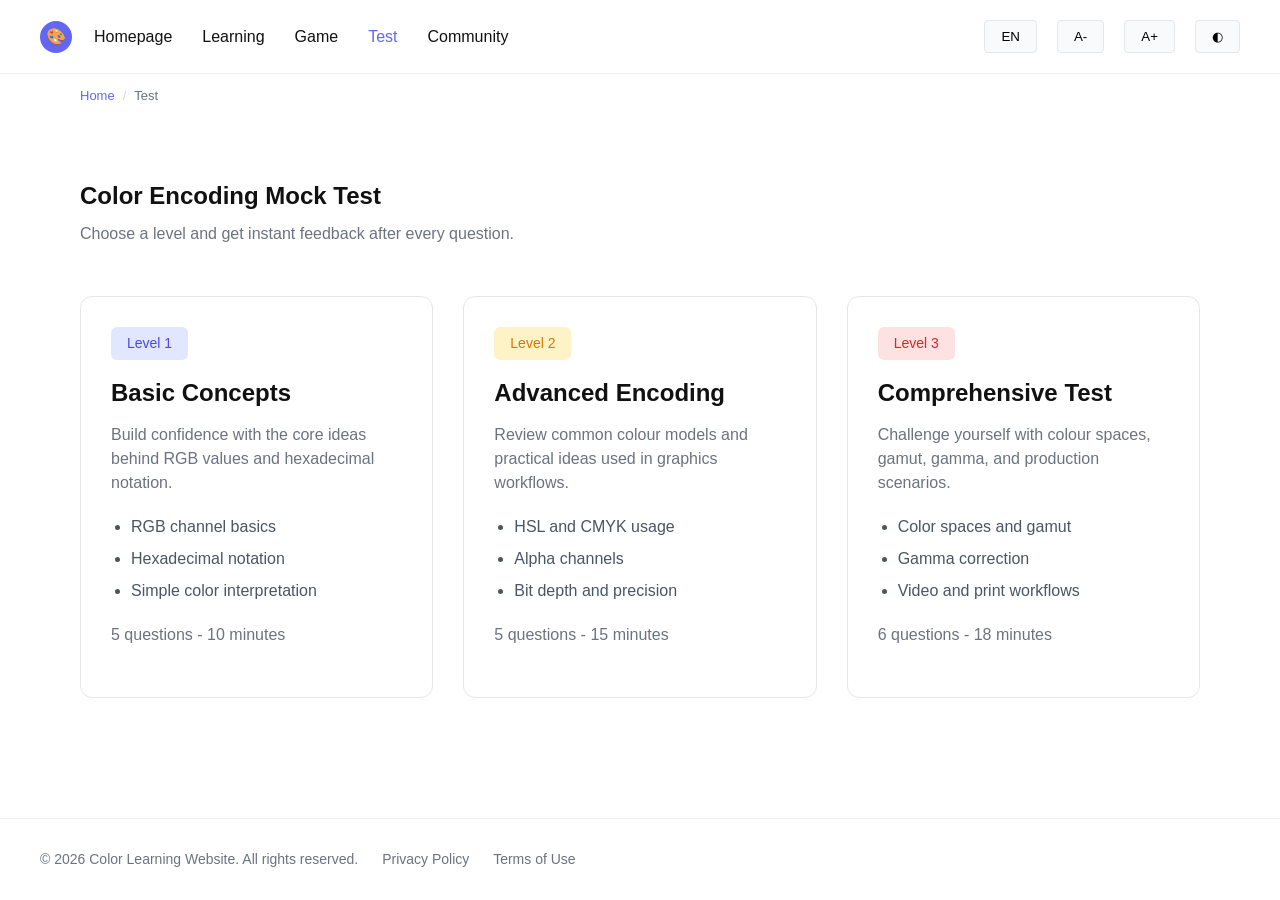
<file: color-learning/test.html>
<!DOCTYPE html>
<html lang="en">
<head>
    <meta charset="UTF-8">
    <meta name="viewport" content="width=device-width, initial-scale=1.0">
    <title>Test - Color Learning</title>
    <link rel="stylesheet" href="styles.css">
    <link rel="stylesheet" href="test-pages.css">
    <script src="site-settings.js"></script>
</head>
<body>
    <a href="#main-content" class="skip-link">Skip to main content</a>
    <nav>
        <div class="logo">🎨</div>
        <button class="nav-toggle" aria-label="Toggle navigation">&#9776;</button>
        <ul>
            <li><a href="index.html" data-i18n="Homepage">Homepage</a></li>
            <li><a href="learning.html" data-i18n="Learning">Learning</a></li>
            <li><a href="game.html" data-i18n="Game">Game</a></li>
            <li><a href="test.html" class="active" data-i18n="Test">Test</a></li>
            <li><a href="community.html" data-i18n="Community">Community</a></li>
        </ul>
        <div class="nav-right">
            <button class="lang-btn" type="button">EN</button>
            <button class="font-btn" type="button">A-</button>
            <button class="font-btn" type="button">A+</button>
            <button class="font-btn" id="contrastToggle" type="button" aria-label="Toggle high contrast mode">◐</button>
        </div>
    </nav>

    <div class="breadcrumb" aria-label="Breadcrumb">
        <a href="index.html" data-i18n="Home">Home</a>
        <span class="breadcrumb-sep">/</span>
        <span class="breadcrumb-current" data-i18n="Test">Test</span>
    </div>

    <div class="container" id="main-content">
        <h1 class="page-title" data-i18n="Color Encoding Mock Test">Color Encoding Mock Test</h1>
        <p class="page-subtitle" data-i18n="Choose a level and get instant feedback after every question.">Choose a level and get instant feedback after every question.</p>

        <div class="test-levels">
            <a class="level-card" href="test-about.html?level=1">
                <span class="level-badge level-1">Level 1</span>
                <h3 data-i18n="Basic Concepts">Basic Concepts</h3>
                <p data-i18n="Build confidence with the core ideas behind RGB values and hexadecimal notation.">Build confidence with the core ideas behind RGB values and hexadecimal notation.</p>
                <ul>
                    <li data-i18n="RGB channel basics">RGB channel basics</li>
                    <li data-i18n="Hexadecimal notation">Hexadecimal notation</li>
                    <li data-i18n="Simple color interpretation">Simple color interpretation</li>
                </ul>
                <p class="level-meta" data-i18n="5 questions - 10 minutes">5 questions - 10 minutes</p>
            </a>
            <a class="level-card" href="test-about.html?level=2">
                <span class="level-badge level-2">Level 2</span>
                <h3 data-i18n="Advanced Encoding">Advanced Encoding</h3>
                <p data-i18n="Review common colour models and practical ideas used in graphics workflows.">Review common colour models and practical ideas used in graphics workflows.</p>
                <ul>
                    <li data-i18n="HSL and CMYK usage">HSL and CMYK usage</li>
                    <li data-i18n="Alpha channels">Alpha channels</li>
                    <li data-i18n="Bit depth and precision">Bit depth and precision</li>
                </ul>
                <p class="level-meta" data-i18n="5 questions - 15 minutes">5 questions - 15 minutes</p>
            </a>
            <a class="level-card" href="test-about.html?level=3">
                <span class="level-badge level-3">Level 3</span>
                <h3 data-i18n="Comprehensive Test">Comprehensive Test</h3>
                <p data-i18n="Challenge yourself with colour spaces, gamut, gamma, and production scenarios.">Challenge yourself with colour spaces, gamut, gamma, and production scenarios.</p>
                <ul>
                    <li data-i18n="Color spaces and gamut">Color spaces and gamut</li>
                    <li data-i18n="Gamma correction">Gamma correction</li>
                    <li data-i18n="Video and print workflows">Video and print workflows</li>
                </ul>
                <p class="level-meta" data-i18n="6 questions - 18 minutes">6 questions - 18 minutes</p>
            </a>
        </div>
    </div>

    <footer>
        <p>&copy; 2026 Color Learning Website. <span data-i18n="All rights reserved.">All rights reserved.</span>
            <a href="privacy.html" data-i18n="Privacy Policy">Privacy Policy</a>
            <a href="#" data-i18n="Terms of Use">Terms of Use</a>
        </p>
    </footer>
    <script src="test-utils.js"></script>
    <script>
        window.TestPageUtils.init();
    </script>
</body>
</html>
</file>
<file: color-learning/styles.css>
/* ==============================================
   GLOBAL STYLES - Core styling for entire website
   ============================================== */
* {
    margin: 0;
    padding: 0;
    box-sizing: border-box;
    font-family: 'Inter', sans-serif;
}

body {
    background-color: #FFFFFF;
    color: #111111;
    line-height: 1.5;
}

/* Navigator Style*/
nav {
    padding: 20px 40px;
    border-bottom: 1px solid #f0f0f0;
    display: flex;
    align-items: center;
    gap: 12px;
}

.logo {
    width: 32px;
    height: 32px;
    background-color: #6366F1;
    border-radius: 50%;
    display: flex;
    align-items: center;
    justify-content: center;
    color: white;
    font-weight: bold;
    margin-right: 10px;
}

nav ul {
    list-style: none;
    display: flex;
    gap: 30px;
}

nav a {
    text-decoration: none;
    color: #111111;
    font-weight: 500;
    transition: color 0.2s;
}

nav a.active {
    color: #6366F1;
}

nav a:hover {
    color: #6366F1;
    text-decoration: underline;
}

.nav-right {
    margin-left: auto;
    display: flex;
    gap: 20px;
    align-items: center;
}

.lang-btn, .font-btn {
    padding: 8px 16px;
    border: 1px solid #E5E7EB;
    background: #F9FAFB;
    border-radius: 4px;
    cursor: pointer;
    font-weight: 500;
}

/* 页面容器 */
.container {
    max-width: 1200px;
    margin: 0 auto;
    padding: 60px 40px;
}

/* 通用页面标题 */
.page-title {
    font-size: 24px;
    font-weight: 600;
    margin-bottom: 8px;
}

.page-subtitle {
    font-size: 16px;
    color: #6B7280;
    margin-bottom: 50px;
}

/* 返回链接 */
.back-link {
    color: #6366F1;
    text-decoration: none;
    font-size: 14px;
    margin-bottom: 20px;
    display: inline-block;
}

.back-link:hover {
    text-decoration: underline;
}

/* 首页样式 */
.hero {
    display: flex;
    justify-content: space-between;
    align-items: center;
    margin-bottom: 60px;
}

.hero-text h1 {
    font-size: 22px;
    font-weight: 600;
    margin-bottom: 10px;
}

.hero-text p {
    font-size: 16px;
    color: #6B7280;
}

.hero-colors {
    display: flex;
    gap: 20px;
}

.color-block {
    width: 80px;
    height: 80px;
    border-radius: 4px;
}

.red { background-color: #FECDD3; }
.green { background-color: #D1FAE5; }
.blue { background-color: #E0E7FF; }

/* 轮播图样式 */
.carousel {
    display: flex;
    flex-direction: column;
    align-items: center;
    gap: 20px;
    margin-bottom: 60px;
}

.carousel-main {
    display: flex;
    align-items: center;
    gap: 60px;
}

.carousel-btn {
    padding: 10px 20px;
    border: 1px solid #D1D5DB;
    background: #FFFFFF;
    cursor: pointer;
    transition: background 0.2s;
}

.carousel-btn:hover {
    background: #F3F4F6;
}

.carousel-content {
    text-align: center;
}

.carousel-color {
    width: 120px;
    height: 120px;
    margin: 0 auto 15px;
    border-radius: 4px;
}

.carousel-content h3 {
    font-size: 20px;
    font-weight: 600;
    margin-bottom: 8px;
}

.carousel-content p {
    font-size: 14px;
    color: #6B7280;
    margin-bottom: 20px;
}

.carousel-dots {
    display: flex;
    gap: 8px;
}

.dot {
    width: 10px;
    height: 10px;
    border-radius: 50%;
    background: #D1D5DB;
}

.dot.active {
    background: #6366F1;
}

.carousel-desc {
    font-size: 14px;
    color: #6B7280;
    text-align: center;
}

/* 广告横幅 */
.ad-banner {
    text-align: center;
    padding: 10px;
    border-top: 1px solid #f0f0f0;
    font-size: 14px;
    font-weight: 500;
}

/* 学习页面样式 */
.cards-grid {
    display: grid;
    grid-template-columns: repeat(3, 1fr);
    gap: 30px;
}

.card {
    border: 1px solid #E5E7EB;
    padding: 25px;
    border-radius: 4px;
    transition: border-color 0.2s;
}

.card:hover {
    border-color: #6366F1;
}

.card h3 {
    font-size: 20px;
    font-weight: 600;
    margin-bottom: 12px;
}

.card p {
    font-size: 14px;
    color: #4B5563;
}

/* 游戏页面样式 */
.games-grid {
    display: grid;
    grid-template-columns: repeat(2, 1fr);
    gap: 30px;
    margin-bottom: 30px;
}

.game-card {
    display: flex;
    flex-direction: column;
    gap: 15px;
}

.game-color {
    width: 100%;
    height: 180px;
    border-radius: 4px;
}

.game-purple { background-color: #6366F1; }
.game-green { background-color: #22C55E; }

.game-card h3 {
    font-size: 20px;
    font-weight: 600;
}

.game-card p {
    font-size: 14px;
    color: #6B7280;
}

.more-games {
    color: #6366F1;
    text-decoration: none;
    font-size: 16px;
    font-weight: 500;
}

.more-games:hover {
    text-decoration: underline;
}

/* 测试选择页面样式 */
.test-levels {
    display: grid;
    grid-template-columns: repeat(3, 1fr);
    gap: 30px;
    margin-bottom: 60px;
}

.level-card {
    border: 1px solid #E5E7EB;
    padding: 30px;
    border-radius: 12px;
    transition: border-color 0.2s;
    cursor: pointer;
}

.level-card:hover {
    border-color: #6366F1;
}

.level-badge {
    display: inline-block;
    padding: 6px 16px;
    border-radius: 6px;
    font-size: 14px;
    font-weight: 500;
    margin-bottom: 15px;
}

.level-1 { background-color: #E0E7FF; color: #4F46E5; }
.level-2 { background-color: #FEF3C7; color: #D97706; }
.level-3 { background-color: #FEE2E2; color: #DC2626; }

.level-card h3 {
    font-size: 24px;
    font-weight: 600;
    margin-bottom: 12px;
}

.level-card p {
    font-size: 16px;
    color: #6B7280;
    margin-bottom: 20px;
}

.level-card ul {
    list-style: disc;
    margin-left: 20px;
    margin-bottom: 20px;
    color: #4B5563;
}

.level-card li {
    margin-bottom: 8px;
}

.level-meta {
    font-size: 14px;
    color: #6B7280;
}

/* 测试说明页面样式 */
.test-about-container {
    display: grid;
    grid-template-columns: 2fr 1fr;
    gap: 40px;
}

.about-section h2 {
    font-size: 28px;
    font-weight: 600;
    margin-bottom: 20px;
}

.about-section p {
    font-size: 16px;
    color: #6B7280;
    line-height: 1.6;
    margin-bottom: 20px;
}

.features-list {
    list-style: none;
    margin-top: 30px;
}

.features-list li {
    font-size: 16px;
    color: #6B7280;
    margin-bottom: 15px;
    display: flex;
    align-items: center;
    gap: 10px;
}

.features-list li::before {
    content: "✓";
    color: #22C55E;
    font-weight: bold;
    font-size: 20px;
}

.guidelines-card {
    background-color: #E0E7FF;
    padding: 25px;
    border-radius: 12px;
    border-left: 4px solid #6366F1;
}

.guidelines-card h3 {
    font-size: 20px;
    font-weight: 600;
    margin-bottom: 15px;
}

.guidelines-card ul {
    list-style: disc;
    margin-left: 20px;
    color: #374151;
}

.guidelines-card li {
    margin-bottom: 10px;
    font-size: 16px;
}

/* 测试答题页面样式 */
.question-container {
    max-width: 800px;
    margin: 0 auto;
}

.question-header {
    display: flex;
    justify-content: space-between;
    align-items: center;
    margin-bottom: 30px;
}

.question-number {
    font-size: 16px;
    color: #6B7280;
}

.exit-btn {
    padding: 10px 20px;
    border: 1px solid #E5E7EB;
    background: #F3F4F6;
    border-radius: 4px;
    cursor: pointer;
    font-weight: 500;
}

.question-card {
    border: 1px solid #E5E7EB;
    padding: 30px;
    border-radius: 12px;
    margin-bottom: 30px;
}

.question-card h3 {
    font-size: 24px;
    font-weight: 600;
    margin-bottom: 25px;
}

.option {
    border: 1px solid #D1D5DB;
    padding: 15px 20px;
    border-radius: 6px;
    margin-bottom: 15px;
    cursor: pointer;
    transition: all 0.2s;
    font-size: 16px;
}

.option:hover {
    border-color: #6366F1;
}

.option.correct {
    background-color: #D1FAE5;
    border-color: #22C55E;
}

.option.incorrect {
    background-color: #FEE2E2;
    border-color: #EF4444;
}

.feedback-card {
    padding: 20px;
    border-radius: 12px;
    margin-top: 20px;
    display: none;
}

.feedback-card.correct {
    background-color: #D1FAE5;
    border-left: 4px solid #22C55E;
    display: block;
}

.feedback-card.incorrect {
    background-color: #FEE2E2;
    border-left: 4px solid #EF4444;
    display: block;
}

.feedback-card h4 {
    font-size: 16px;
    font-weight: 600;
    margin-bottom: 10px;
}

.feedback-card p {
    font-size: 14px;
    color: #374151;
    line-height: 1.5;
}

.next-btn {
    background-color: #6366F1;
    color: white;
    border: none;
    padding: 12px 25px;
    border-radius: 4px;
    cursor: pointer;
    font-size: 16px;
    font-weight: 500;
    display: none;
}

.next-btn.active {
    display: block;
}

.progress-bar {
    display: flex;
    gap: 8px;
    margin-top: 30px;
}

.progress-dot {
    flex: 1;
    height: 8px;
    background-color: #E5E7EB;
    border-radius: 4px;
}

.progress-dot.active {
    background-color: #6366F1;
}

/* 社区首页样式 */
.community-modules {
    display: grid;
    grid-template-columns: repeat(3, 1fr);
    gap: 30px;
    margin-bottom: 50px;
}

.module {
    padding: 25px 0;
    border-bottom: 1px solid #E5E7EB;
}

.module h3 {
    font-size: 20px;
    font-weight: 600;
    margin-bottom: 12px;
}

.module p {
    font-size: 14px;
    color: #4B5563;
    margin-bottom: 15px;
}

.module-link {
    color: #6366F1;
    text-decoration: none;
    font-size: 14px;
    font-weight: 500;
}

.module-link:hover {
    text-decoration: underline;
}

.star-badge {
    display: inline-block;
    width: 16px;
    height: 16px;
    background-color: #FDE68A;
    border-radius: 2px;
    margin-right: 5px;
}

.subpages-list {
    margin-top: 30px;
    padding-top: 30px;
    border-top: 1px solid #E5E7EB;
}

.subpages-list h4 {
    font-size: 16px;
    font-weight: 600;
    margin-bottom: 15px;
}

.subpages-list ul {
    list-style: none;
}

.subpages-list li {
    margin-bottom: 10px;
}

.subpages-list a {
    color: #6366F1;
    text-decoration: none;
    font-size: 14px;
}

.subpages-list a:hover {
    text-decoration: underline;
}

.subpages-list li::before {
    content: "•";
    color: #6366F1;
    margin-right: 8px;
}

/* 社区讨论页面样式 */
.filter-bar {
    margin-bottom: 30px;
    display: flex;
    gap: 10px;
}

.filter-btn {
    padding: 8px 16px;
    border: 1px solid #E5E7EB;
    background: #FFFFFF;
    border-radius: 4px;
    cursor: pointer;
    font-size: 14px;
}

.filter-btn.active {
    background-color: #6366F1;
    color: white;
    border-color: #6366F1;
}

.discussions-grid {
    display: grid;
    grid-template-columns: repeat(3, 1fr);
    gap: 20px;
    margin-bottom: 40px;
}

.discussion-card {
    padding: 20px 0;
    border-bottom: 1px solid #E5E7EB;
}

.discussion-tag {
    display: inline-block;
    padding: 4px 8px;
    background-color: #E0E7FF;
    color: #4F46E5;
    border-radius: 4px;
    font-size: 12px;
    margin-bottom: 10px;
}

.discussion-card h3 {
    font-size: 18px;
    font-weight: 600;
    margin-bottom: 8px;
}

.discussion-meta {
    font-size: 14px;
    color: #6B7280;
    margin-bottom: 10px;
}

.view-link {
    color: #6366F1;
    text-decoration: none;
    font-size: 14px;
    float: right;
}

.view-link:hover {
    text-decoration: underline;
}

.new-discussion-btn {
    background-color: #6366F1;
    color: white;
    border: none;
    padding: 12px 25px;
    border-radius: 4px;
    cursor: pointer;
    font-size: 14px;
    font-weight: 500;
}

/* 学习者档案页面样式 */
.profiles-grid {
    display: grid;
    grid-template-columns: repeat(3, 1fr);
    gap: 30px;
}

.profile-card {
    padding: 20px 0;
    border-bottom: 1px solid #E5E7EB;
}

.profile-level {
    display: inline-block;
    padding: 4px 8px;
    border-radius: 4px;
    font-size: 12px;
    font-weight: 500;
    margin-bottom: 10px;
}

.level-beginner { background-color: #FEE2E2; color: #DC2626; }
.level-intermediate { background-color: #E0E7FF; color: #4F46E5; }
.level-advanced { background-color: #D1FAE5; color: #065F46; }
.level-expert { background-color: #FEF3C7; color: #D97706; }

.profile-card h3 {
    font-size: 20px;
    font-weight: 600;
    margin-bottom: 15px;
}

.profile-stats {
    font-size: 14px;
    color: #4B5563;
    margin-bottom: 15px;
    line-height: 1.8;
}

/* 排行榜页面样式 */
.scoreboard-container {
    display: grid;
    grid-template-columns: 2fr 1fr;
    gap: 40px;
}

.leaderboard-table {
    width: 100%;
    border-collapse: collapse;
    margin-bottom: 30px;
}

.leaderboard-table tr {
    border-bottom: 1px solid #E5E7EB;
}

.leaderboard-table td {
    padding: 15px 10px;
    font-size: 14px;
}

.leaderboard-rank {
    font-weight: 600;
    width: 50px;
}

.rank-1 { background-color: #FEF3C7; }
.rank-2 { background-color: #E5E7EB; }
.rank-3 { background-color: #FED7AA; }

.star-card {
    background-color: #FFFFFF;
    border: 1px solid #E5E7EB;
    padding: 20px;
    border-radius: 4px;
    margin-bottom: 15px;
}

.star-card h4 {
    font-size: 16px;
    font-weight: 600;
    margin-bottom: 10px;
}

.star-card p {
    font-size: 14px;
    color: #6B7280;
}

.time-periods {
    margin-top: 30px;
}

.time-periods h3 {
    font-size: 18px;
    font-weight: 600;
    margin-bottom: 15px;
}

.time-btn {
    display: block;
    width: 100%;
    padding: 10px;
    border: 1px solid #E5E7EB;
    background: #FFFFFF;
    text-align: left;
    margin-bottom: 8px;
    cursor: pointer;
    border-radius: 4px;
}

/* 页脚样式 */
footer {
    padding: 30px 40px;
    border-top: 1px solid #f0f0f0;
    font-size: 14px;
    color: #6B7280;
}

footer a {
    color: #6B7280;
    text-decoration: none;
    margin-left: 20px;
}

footer a:hover {
    color: #6366F1;
    text-decoration: underline;
}

/* 响应式样式 */
@media (max-width: 768px) {
    .hero {
        flex-direction: column;
        gap: 30px;
        text-align: center;
    }
    
    .cards-grid, 
    .games-grid, 
    .test-levels, 
    .community-modules, 
    .discussions-grid, 
    .profiles-grid, 
    .scoreboard-container, 
    .test-about-container {
        grid-template-columns: 1fr;
    }

    .usp-grid {
        grid-template-columns: 1fr 1fr;
    }

    .promo-card {
        padding: 30px 24px;
    }

    .nav-toggle {
        display: block;
    }

    nav ul {
        display: none;
        position: absolute;
        top: 100%;
        left: 0;
        right: 0;
        background: #FFFFFF;
        flex-direction: column;
        padding: 20px;
        border-bottom: 1px solid #f0f0f0;
        box-shadow: 0 4px 12px rgba(0,0,0,0.1);
        z-index: 999;
    }

    nav ul.nav-open {
        display: flex;
    }

    nav ul li {
        padding: 10px 0;
    }

    .nav-right {
        flex-wrap: wrap;
        gap: 6px;
        margin-left: auto;
    }

    .breadcrumb {
        padding: 12px 20px;
        font-size: 12px;
    }
}

.nav-toggle {
    display: none;
    background: none;
    border: 1px solid #E5E7EB;
    border-radius: 6px;
    font-size: 22px;
    cursor: pointer;
    padding: 4px 10px;
    line-height: 1;
}

.skip-link {
    position: absolute;
    top: -50px;
    left: 0;
    background: #6366F1;
    color: #FFFFFF;
    padding: 10px 20px;
    z-index: 10000;
    text-decoration: none;
    font-weight: 600;
    border-radius: 0 0 6px 0;
    transition: top 0.2s;
}

.skip-link:focus {
    top: 0;
}

/* ==============================================
   USP Section - Core Unique Selling Points
   ============================================== */
.usp-section {
    max-width: 1200px;
    margin: 0 auto;
    padding: 60px 40px;
}

.usp-heading {
    font-size: 22px;
    font-weight: 600;
    text-align: center;
    margin-bottom: 40px;
}

.usp-grid {
    display: grid;
    grid-template-columns: repeat(4, 1fr);
    gap: 30px;
}

.usp-item {
    display: block;
    text-align: center;
    padding: 30px 20px;
    border: 1px solid #E5E7EB;
    border-radius: 8px;
    color: inherit;
    text-decoration: none;
    cursor: pointer;
    transition: border-color 0.2s, box-shadow 0.2s, transform 0.2s;
}

.usp-item:hover,
.usp-item:focus-visible {
    border-color: #6366F1;
    box-shadow: 0 4px 16px rgba(99, 102, 241, 0.12);
    transform: translateY(-2px);
    outline: none;
}

.usp-item:focus-visible {
    outline: 2px solid #6366F1;
    outline-offset: 2px;
}

.usp-icon {
    font-size: 32px;
    margin-bottom: 16px;
}

.usp-item h3 {
    font-size: 16px;
    font-weight: 600;
    margin-bottom: 8px;
}

.usp-item p {
    font-size: 14px;
    color: #6B7280;
    line-height: 1.5;
}

/* ==============================================
   Showcase Section - Animated Slideshow
   ============================================== */
.showcase-section {
    max-width: 1200px;
    margin: 0 auto;
    padding: 60px 40px;
}

.showcase-heading {
    font-size: 22px;
    font-weight: 600;
    text-align: center;
    margin-bottom: 40px;
}

.showcase-slider {
    overflow: hidden;
    position: relative;
}

.showcase-track {
    display: flex;
    transition: transform 0.6s cubic-bezier(0.4, 0, 0.2, 1);
}

.showcase-slide {
    min-width: 100%;
    display: flex;
    flex-direction: column;
    align-items: center;
    text-align: center;
    padding: 20px 60px 30px;
}

.showcase-visual {
    width: 200px;
    height: 160px;
    display: flex;
    align-items: center;
    justify-content: center;
    margin-bottom: 24px;
}

.showcase-color-ring {
    position: relative;
    width: 120px;
    height: 120px;
    animation: colorRingSpin 8s linear infinite;
}

.showcase-color-ring span {
    position: absolute;
    width: 36px;
    height: 36px;
    border-radius: 50%;
    display: flex;
    align-items: center;
    justify-content: center;
    font-weight: 700;
    font-size: 14px;
    color: #fff;
    background: var(--clr);
    left: 50%;
    top: 50%;
    transform: translate(-50%, -50%) rotate(var(--angle)) translateY(-50px) rotate(calc(-1 * var(--angle)));
    animation: colorPulse 2s ease-in-out infinite alternate;
}

@keyframes colorRingSpin {
    from { transform: rotate(0deg); }
    to { transform: rotate(360deg); }
}

@keyframes colorPulse {
    from { transform: translate(-50%, -50%) rotate(var(--angle)) translateY(-50px) rotate(calc(-1 * var(--angle))) scale(1); }
    to { transform: translate(-50%, -50%) rotate(var(--angle)) translateY(-50px) rotate(calc(-1 * var(--angle))) scale(1.12); }
}

.showcase-puzzle {
    display: flex;
    gap: 12px;
}

.puzzle-piece {
    width: 48px;
    height: 48px;
    border-radius: 8px;
    animation: puzzleBounce 1.6s ease-in-out infinite alternate;
}

.puzzle-piece:nth-child(2) { animation-delay: 0.2s; }
.puzzle-piece:nth-child(3) { animation-delay: 0.4s; }

@keyframes puzzleBounce {
    from { transform: translateY(0); }
    to { transform: translateY(-12px); }
}

.showcase-chart {
    display: flex;
    align-items: flex-end;
    gap: 14px;
    height: 100px;
}

.chart-bar {
    width: 24px;
    border-radius: 4px 4px 0 0;
    background: #6366F1;
    height: var(--h);
    animation: chartGrow 1.2s ease-out forwards;
    animation-delay: 0.3s;
    transform-origin: bottom;
    transform: scaleY(0);
}

.chart-bar:nth-child(2) { animation-delay: 0.5s; }
.chart-bar:nth-child(3) { animation-delay: 0.7s; }
.chart-bar:nth-child(4) { animation-delay: 0.9s; }

@keyframes chartGrow {
    to { transform: scaleY(1); }
}

.showcase-slide h3 {
    font-size: 20px;
    font-weight: 600;
    margin-bottom: 8px;
}

.showcase-slide p {
    font-size: 14px;
    color: #6B7280;
    max-width: 400px;
}

.showcase-controls {
    display: flex;
    align-items: center;
    justify-content: center;
    gap: 16px;
    margin-top: 24px;
}

.showcase-btn {
    width: 36px;
    height: 36px;
    border: 1px solid #D1D5DB;
    background: #FFFFFF;
    border-radius: 50%;
    cursor: pointer;
    font-size: 18px;
    display: flex;
    align-items: center;
    justify-content: center;
    transition: background 0.2s;
}

.showcase-btn:hover {
    background: #F3F4F6;
}

.showcase-dots {
    display: flex;
    gap: 8px;
}

.showcase-dot {
    width: 10px;
    height: 10px;
    border-radius: 50%;
    background: #D1D5DB;
    cursor: pointer;
    transition: background 0.2s;
}

.showcase-dot.active {
    background: #6366F1;
}

/* ==============================================
   Promo Section - New Member Bonus
   ============================================== */
.promo-section {
    max-width: 1200px;
    margin: 0 auto;
    padding: 60px 40px;
}

.promo-card {
    background: linear-gradient(135deg, #E0E7FF 0%, #F5F3FF 50%, #EDE9FE 100%);
    border-radius: 12px;
    padding: 48px;
    text-align: center;
}

.promo-badge {
    display: inline-block;
    padding: 6px 18px;
    background: #6366F1;
    color: #FFFFFF;
    border-radius: 20px;
    font-size: 14px;
    font-weight: 500;
    margin-bottom: 20px;
}

.promo-title {
    font-size: 24px;
    font-weight: 600;
    margin-bottom: 24px;
}

.promo-perks {
    list-style: none;
    max-width: 420px;
    margin: 0 auto 28px;
    text-align: left;
}

.promo-perks li {
    font-size: 15px;
    color: #374151;
    padding: 8px 0;
    display: flex;
    align-items: center;
    gap: 10px;
}

.promo-check {
    color: #22C55E;
    font-weight: 700;
    font-size: 16px;
}

.promo-cta {
    display: inline-block;
    padding: 12px 32px;
    background: #6366F1;
    color: #FFFFFF;
    text-decoration: none;
    border-radius: 6px;
    font-weight: 500;
    font-size: 16px;
    transition: background 0.2s;
}

.promo-cta:hover {
    background: #4F46E5;
}

/* ==============================================
   Breadcrumb Navigation
   ============================================== */
.breadcrumb {
    max-width: 1200px;
    margin: 0 auto;
    padding: 12px 40px;
    font-size: 13px;
    color: #9CA3AF;
    display: flex;
    align-items: center;
    gap: 8px;
}

.breadcrumb a {
    color: #6366F1;
    text-decoration: none;
    transition: color 0.2s;
}

.breadcrumb a:hover {
    text-decoration: underline;
}

.breadcrumb-sep {
    color: #D1D5DB;
}

.breadcrumb-current {
    color: #6B7280;
    font-weight: 500;
}

/* ==============================================
   High Contrast Mode
   ============================================== */
body.high-contrast {
    background-color: #000000;
    color: #FFFFFF;
}

body.high-contrast nav {
    border-bottom-color: #555555;
}

body.high-contrast nav a {
    color: #FFFFFF;
}

body.high-contrast nav a.active,
body.high-contrast nav a:hover {
    color: #FFD700;
}

body.high-contrast .logo {
    background-color: #FFD700;
    color: #000000;
}

body.high-contrast .lang-btn,
body.high-contrast .font-btn {
    background: #1A1A1A;
    border-color: #555555;
    color: #FFFFFF;
}

body.high-contrast .font-btn.active {
    background: #FFD700;
    color: #000000;
    border-color: #FFD700;
}

body.high-contrast .breadcrumb a {
    color: #FFD700;
}

body.high-contrast .breadcrumb-current {
    color: #CCCCCC;
}

body.high-contrast .breadcrumb-sep {
    color: #555555;
}

body.high-contrast .hero-text p,
body.high-contrast .carousel-content p,
body.high-contrast .carousel-desc {
    color: #CCCCCC;
}

body.high-contrast .carousel-btn {
    background: #1A1A1A;
    border-color: #555555;
    color: #FFFFFF;
}

body.high-contrast .carousel-btn:hover {
    background: #333333;
}

body.high-contrast .dot {
    background: #555555;
}

body.high-contrast .dot.active {
    background: #FFD700;
}

body.high-contrast .usp-item {
    border-color: #555555;
}

body.high-contrast .usp-item:hover {
    border-color: #FFD700;
    box-shadow: 0 2px 12px rgba(255, 215, 0, 0.15);
}

body.high-contrast .usp-item p {
    color: #CCCCCC;
}

body.high-contrast .showcase-slide p {
    color: #CCCCCC;
}

body.high-contrast .showcase-btn {
    background: #1A1A1A;
    border-color: #555555;
    color: #FFFFFF;
}

body.high-contrast .showcase-btn:hover {
    background: #333333;
}

body.high-contrast .showcase-dot {
    background: #555555;
}

body.high-contrast .showcase-dot.active {
    background: #FFD700;
}

body.high-contrast .promo-card {
    background: linear-gradient(135deg, #1A1A2E 0%, #16213E 50%, #0F3460 100%);
}

body.high-contrast .promo-perks li {
    color: #CCCCCC;
}

body.high-contrast .promo-check {
    color: #FFD700;
}

body.high-contrast .promo-cta {
    background: #FFD700;
    color: #000000;
}

body.high-contrast .promo-cta:hover {
    background: #FFC107;
}

body.high-contrast .ad-banner {
    border-top-color: #555555;
    color: #FFFFFF;
}

body.high-contrast footer {
    border-top-color: #555555;
    color: #999999;
}

body.high-contrast footer a {
    color: #FFD700;
}

body.high-contrast footer a:hover {
    color: #FFC107;
}

body.high-contrast.community-pages-body {
    --primary: #FFFFFF;
    --secondary: #FFD700;
    --accent: #FFD700;
    --light: #000000;
    --dark: #FFFFFF;
    --gray: #CCCCCC;
    --white: #1A1A1A;
    --border: #555555;
    --shadow: none;
    --callout-bg: #1A1A1A;
    background-color: #000000;
    color: #FFFFFF;
}

body.high-contrast .community-pages-body .module {
    background: #1A1A1A;
    border-color: #555555;
}

body.high-contrast .community-pages-body .module h3 {
    color: #FFD700;
    border-left-color: #FFD700;
}

body.high-contrast .community-pages-body .module p {
    color: #CCCCCC;
}

body.high-contrast .community-pages-body .module-link {
    background: #FFD700;
    color: #000000;
}

body.high-contrast .community-pages-body .module-link:hover {
    background: #FFC107;
}

body.high-contrast .community-pages-body .content-section {
    background: #1A1A1A;
    border-color: #555555;
}

body.high-contrast .community-pages-body .page-title {
    color: #FFFFFF;
}

body.high-contrast .community-pages-body .page-subtitle {
    color: #CCCCCC;
}

body.high-contrast .community-pages-body .subpages-list {
    color: #CCCCCC;
}

body.high-contrast .community-pages-body .subpages-list a {
    color: #FFD700;
}

body.high-contrast .community-pages-body footer {
    background: #1A1A1A;
    border-top-color: #555555;
}

body.high-contrast .community-pages-body footer p {
    color: #CCCCCC;
}

body.high-contrast .community-pages-body footer a {
    color: #FFD700;
}

body.high-contrast .community-pages-body .discussion-card {
    background: #1A1A1A;
    border-color: #555555;
}

body.high-contrast .community-pages-body .discussion-card h4 {
    color: #FFFFFF;
}

body.high-contrast .community-pages-body .discussion-card p {
    color: #CCCCCC;
}

body.high-contrast .community-pages-body .filter-btn {
    background: #1A1A1A;
    border-color: #555555;
    color: #CCCCCC;
}

body.high-contrast .community-pages-body .filter-btn:hover,
body.high-contrast .community-pages-body .filter-btn.active {
    background: #FFD700;
    color: #000000;
}

body.high-contrast .community-pages-body .profile-card {
    background: #1A1A1A;
    border-color: #555555;
}

body.high-contrast .community-pages-body .profile-card h4 {
    color: #FFFFFF;
}

body.high-contrast .community-pages-body .leaderboard-table {
    background: #1A1A1A;
    border-color: #555555;
}

body.high-contrast .community-pages-body .leaderboard-table th {
    background: #333333;
    color: #FFD700;
    border-color: #555555;
}

body.high-contrast .community-pages-body .leaderboard-table td {
    color: #CCCCCC;
    border-color: #555555;
}

body.high-contrast .privacy-section {
    background: #1A1A1A;
    border-color: #555555;
}

body.high-contrast .privacy-section h2 {
    color: #FFD700;
    border-left-color: #FFD700;
}

body.high-contrast .privacy-section p,
body.high-contrast .privacy-section li {
    color: #CCCCCC;
}

.privacy-section {
    background: #fff;
    padding: 2.5rem;
    border-radius: 12px;
    box-shadow: 0 4px 16px rgba(0, 0, 0, 0.08);
    margin-bottom: 2rem;
}

.privacy-section h2 {
    color: #2c3e50;
    border-left: 5px solid #3498db;
    padding-left: 1rem;
    margin-bottom: 1.2rem;
}

.privacy-section h2.privacy-heading-green {
    border-left-color: #2ecc71;
}

.privacy-section h2.privacy-heading-orange {
    border-left-color: #f39c12;
}

.privacy-section h2.privacy-heading-red {
    border-left-color: #e74c3c;
}

.privacy-section p {
    line-height: 1.8;
    color: #34495e;
    margin-bottom: 1.5rem;
}

.privacy-section ul {
    margin-left: 2rem;
    line-height: 2;
    color: #34495e;
    margin-bottom: 1.5rem;
}

.privacy-section a {
    color: #3498db;
}
</file>
<file: color-learning/community-pages.css>
/* Shared shell: Community hub + discussions / profiles / scoreboard */
:root {
    --primary: #2c3e50;
    --secondary: #3498db;
    --accent: #2ecc71;
    --light: #f8f9fa;
    --dark: #34495e;
    --gray: #7f8c8d;
    --white: #ffffff;
    --border: #ddd;
    --shadow: rgba(0, 0, 0, 0.1);
    --callout-bg: #e8f8f5;
}

.community-pages-body * {
    box-sizing: border-box;
}

.community-pages-body {
    margin: 0;
    scroll-behavior: smooth;
    background-color: var(--light);
    font-size: 100%;
    font-family: 'Segoe UI', Roboto, Arial, sans-serif;
}

.community-pages-body .container {
    max-width: 1400px;
    margin: 3rem auto;
    padding: 0 1.5rem;
}

.community-pages-body .page-title {
    text-align: center;
    font-size: 2.8rem;
    color: var(--primary);
    margin-bottom: 0.8rem;
    font-weight: 700;
}

.community-pages-body .page-subtitle {
    text-align: center;
    color: var(--gray);
    margin-bottom: 3rem;
    font-size: 1.3rem;
}

.community-pages-body .content-section {
    background: var(--white);
    padding: 3.5rem;
    border-radius: 16px;
    box-shadow: 0 5px 20px var(--shadow);
    margin-bottom: 3rem;
}

.community-pages-body .back-link {
    display: inline-block;
    margin-bottom: 1.75rem;
    color: var(--secondary);
    font-weight: 600;
    text-decoration: none;
    font-size: 1.05rem;
}

.community-pages-body .back-link:hover {
    text-decoration: underline;
    color: #2980b9;
}

/* Community index */
.community-pages-body .community-modules {
    display: grid;
    grid-template-columns: repeat(3, 1fr);
    gap: 1.5rem;
    margin-bottom: 2rem;
}

.community-pages-body .module {
    padding: 1.75rem 1.5rem;
    border: 1px solid var(--border);
    border-radius: 12px;
    background: var(--white);
    box-shadow: 0 3px 8px var(--shadow);
    transition: transform 0.2s ease, box-shadow 0.2s ease;
    border-bottom: 1px solid var(--border);
}

.community-pages-body .module:hover {
    transform: translateY(-3px);
    box-shadow: 0 8px 18px var(--shadow);
}

.community-pages-body .module h3 {
    margin-bottom: 0.75rem;
    color: var(--primary);
    font-size: 1.45rem;
    border-left: 6px solid var(--secondary);
    padding-left: 1rem;
    line-height: 1.3;
}

.community-pages-body .module p {
    margin-bottom: 1rem;
    color: var(--dark);
    line-height: 1.65;
    font-size: 1.05rem;
}

.community-pages-body .module-link {
    display: inline-flex;
    align-items: center;
    gap: 0.35rem;
    padding: 0.85rem 1.6rem;
    border-radius: 10px;
    font-size: 1rem;
    font-weight: 600;
    text-decoration: none;
    background: var(--secondary);
    color: var(--white);
    box-shadow: 0 4px 12px rgba(52, 152, 219, 0.35);
    transition: background 0.2s ease, transform 0.2s ease, box-shadow 0.2s ease;
}

.community-pages-body .module-link:hover {
    background: #2980b9;
    color: var(--white);
    transform: translateY(-2px);
    box-shadow: 0 6px 16px rgba(52, 152, 219, 0.45);
    text-decoration: none;
}

.community-pages-body .star-badge {
    width: 18px;
    height: 18px;
    border-radius: 6px;
    background: linear-gradient(135deg, #ffe58f 0%, #ffd36a 100%);
    box-shadow: 0 2px 8px rgba(255, 201, 82, 0.45);
    margin-right: 8px;
    display: inline-block;
    vertical-align: middle;
}

.community-pages-body .subpages-list {
    margin-top: 0.5rem;
    padding: 1.5rem 1.75rem;
    border-radius: 12px;
    background: var(--callout-bg);
    border-left: 5px solid var(--accent);
    box-shadow: 0 2px 10px rgba(46, 204, 113, 0.12);
    border-top: none;
}

.community-pages-body .subpages-list h4 {
    margin-bottom: 0.85rem;
    color: var(--primary);
    font-size: 1.35rem;
    border-left: 6px solid var(--accent);
    padding-left: 1rem;
}

.community-pages-body .subpages-list ul {
    list-style: disc;
    padding-left: 1.5rem;
}

.community-pages-body .subpages-list li {
    margin-bottom: 0.55rem;
}

.community-pages-body .subpages-list li::before {
    display: none;
}

.community-pages-body .subpages-list a {
    color: var(--secondary);
    font-weight: 600;
    text-decoration: none;
}

.community-pages-body .subpages-list a:hover {
    text-decoration: underline;
    color: #2980b9;
}

/* Discussions */
.community-pages-body .filter-bar {
    flex-wrap: wrap;
    gap: 0.65rem;
    margin-bottom: 1.75rem;
}

.community-pages-body .filter-btn {
    padding: 0.65rem 1.15rem;
    border: 1px solid var(--border);
    background: var(--white);
    border-radius: 10px;
    cursor: pointer;
    font-size: 0.95rem;
    font-weight: 600;
    color: var(--dark);
    box-shadow: 0 2px 6px var(--shadow);
    transition: transform 0.15s ease, box-shadow 0.2s ease, background 0.2s ease, color 0.2s ease;
}

.community-pages-body .filter-btn:hover {
    border-color: var(--secondary);
    transform: translateY(-1px);
}

.community-pages-body .filter-btn.active {
    background: var(--secondary);
    color: var(--white);
    border-color: var(--secondary);
    box-shadow: 0 4px 14px rgba(52, 152, 219, 0.35);
}

.community-pages-body .discussions-grid {
    gap: 1.5rem;
    margin-bottom: 2rem;
}

.community-pages-body .discussion-card {
    display: flex;
    flex-direction: column;
    padding: 1.75rem 1.5rem;
    border: 1px solid var(--border);
    border-radius: 12px;
    background: var(--white);
    box-shadow: 0 3px 8px var(--shadow);
    transition: transform 0.2s ease, box-shadow 0.2s ease;
    border-bottom: 1px solid var(--border);
}

.community-pages-body .discussion-card:hover {
    transform: translateY(-3px);
    box-shadow: 0 8px 18px var(--shadow);
}

.community-pages-body .discussion-tag {
    background: rgba(52, 152, 219, 0.12);
    color: #2980b9;
    border-radius: 8px;
    font-weight: 600;
    font-size: 0.8rem;
    padding: 0.35rem 0.65rem;
}

.community-pages-body .discussion-card h3 {
    font-size: 1.35rem;
    font-weight: 700;
    color: var(--primary);
    margin-top: 0.75rem;
    margin-bottom: 0.5rem;
    border-left: 6px solid var(--secondary);
    padding-left: 1rem;
    line-height: 1.3;
}

.community-pages-body .discussion-meta {
    color: var(--gray);
    font-size: 0.95rem;
    margin-bottom: 1rem;
}

.community-pages-body .discussion-card .view-link {
    float: none;
    align-self: flex-start;
    margin-top: auto;
    padding: 0.65rem 1.35rem;
    border-radius: 10px;
    font-size: 0.95rem;
    font-weight: 600;
    color: var(--white);
    background: var(--secondary);
    text-decoration: none;
    box-shadow: 0 3px 10px rgba(52, 152, 219, 0.3);
    transition: background 0.2s ease, transform 0.2s ease;
}

.community-pages-body .discussion-card .view-link:hover {
    background: #2980b9;
    text-decoration: none;
    transform: translateY(-2px);
}

.community-pages-body .new-discussion-btn {
    display: block;
    margin: 0 auto;
    padding: 0.9rem 2rem;
    border: none;
    border-radius: 10px;
    font-size: 1rem;
    font-weight: 600;
    cursor: pointer;
    background: var(--accent);
    color: var(--white);
    box-shadow: 0 4px 14px rgba(46, 204, 113, 0.35);
    transition: background 0.2s ease, transform 0.2s ease, box-shadow 0.2s ease;
}

.community-pages-body .new-discussion-btn:hover {
    background: #27ae60;
    transform: translateY(-2px);
    box-shadow: 0 6px 18px rgba(46, 204, 113, 0.4);
}

.community-pages-body .discussion-modal-content {
    border-radius: 16px;
    padding: 1.75rem;
    box-shadow: 0 12px 40px rgba(0, 0, 0, 0.2);
}

.community-pages-body .discussion-modal-header h2 {
    color: var(--primary);
    border-left: 6px solid var(--secondary);
    padding-left: 1rem;
    font-size: 1.5rem;
}

.community-pages-body .discussion-close-btn {
    border: 1px solid var(--border);
    background: var(--light);
    color: var(--primary);
    border-radius: 10px;
}

.community-pages-body .discussion-close-btn:hover {
    background: #ecf0f1;
}

.community-pages-body .discussion-modal-tag {
    color: var(--gray);
    font-weight: 600;
}

.community-pages-body .discussion-modal-meta {
    color: var(--gray);
}

.community-pages-body .new-discussion-form input,
.community-pages-body .new-discussion-form textarea {
    border: 1px solid var(--border);
    border-radius: 10px;
}

.community-pages-body .secondary-btn {
    border-radius: 10px;
    border: 1px solid var(--border);
    background: var(--white);
    color: var(--dark);
    font-weight: 600;
}

.community-pages-body .secondary-btn:hover {
    background: var(--light);
}

.community-pages-body .primary-btn {
    border-radius: 10px;
    background: var(--secondary);
    color: var(--white);
    font-weight: 600;
    box-shadow: 0 4px 12px rgba(52, 152, 219, 0.3);
}

.community-pages-body .primary-btn:hover {
    background: #2980b9;
}

/* Profiles */
.community-pages-body .profiles-grid {
    gap: 1.5rem;
}

.community-pages-body .profile-card {
    padding: 1.75rem 1.5rem;
    border: 1px solid var(--border);
    border-radius: 12px;
    background: var(--white);
    box-shadow: 0 3px 8px var(--shadow);
    transition: transform 0.2s ease, box-shadow 0.2s ease;
    border-bottom: 1px solid var(--border);
}

.community-pages-body .profile-card:hover {
    transform: translateY(-3px);
    box-shadow: 0 8px 18px var(--shadow);
    border-color: #bdc3c7;
}

.community-pages-body .profile-card h3 {
    font-size: 1.35rem;
    color: var(--primary);
    margin-bottom: 0.65rem;
    border-left: 6px solid var(--secondary);
    padding-left: 1rem;
    line-height: 1.3;
}

.community-pages-body .profile-level {
    border-radius: 8px;
    font-weight: 600;
}

.community-pages-body .level-intermediate {
    background: rgba(52, 152, 219, 0.12);
    color: #2980b9;
}

.community-pages-body .profile-stats {
    font-size: 0.95rem;
    color: var(--dark);
    line-height: 1.65;
}

.community-pages-body .profile-bio,
.community-pages-body .profile-focus,
.community-pages-body .profile-goal,
.community-pages-body .profile-progress {
    color: var(--dark);
}

.community-pages-body .profile-card strong {
    color: var(--primary);
}

.community-pages-body .profile-card .module-link {
    display: inline-flex;
    align-items: center;
    padding: 0.75rem 1.5rem;
    border-radius: 10px;
    font-size: 0.95rem;
    font-weight: 600;
    text-decoration: none;
    background: var(--secondary);
    color: var(--white);
    box-shadow: 0 3px 10px rgba(52, 152, 219, 0.3);
}

.community-pages-body .profile-card .module-link:hover {
    background: #2980b9;
    color: var(--white);
    text-decoration: none;
    transform: translateY(-2px);
}

.community-pages-body .profile-modal-content {
    border-radius: 16px;
    padding: 1.75rem;
}

.community-pages-body .profile-modal-header h2 {
    color: var(--primary);
    border-left: 6px solid var(--secondary);
    padding-left: 1rem;
}

.community-pages-body .profile-close-btn {
    border: 1px solid var(--border);
    background: var(--light);
    color: var(--primary);
    border-radius: 10px;
}

.community-pages-body .profile-close-btn:hover {
    background: #ecf0f1;
}

.community-pages-body .profile-modal-stats {
    color: var(--gray);
}

/* Scoreboard */
.community-pages-body .scoreboard-container {
    gap: 2rem;
}

.community-pages-body .scoreboard-heading {
    margin-bottom: 1.25rem;
    font-size: 1.35rem;
    font-weight: 700;
    color: var(--primary);
    border-left: 6px solid var(--secondary);
    padding-left: 1rem;
}

.community-pages-body .leaderboard-table-wrap {
    overflow-x: auto;
    -webkit-overflow-scrolling: touch;
}

.community-pages-body .leaderboard-table {
    border-radius: 12px;
    overflow: hidden;
    box-shadow: 0 3px 8px var(--shadow);
    border: 1px solid var(--border);
    min-width: 520px;
}

.community-pages-body .leaderboard-table tr {
    border-bottom: 1px solid #ecf0f1;
}

.community-pages-body .leaderboard-table tr:last-child {
    border-bottom: none;
}

.community-pages-body .leaderboard-table td {
    padding: 1rem 1.1rem;
    font-size: 0.95rem;
    color: var(--dark);
}

.community-pages-body .leaderboard-rank {
    color: var(--primary);
}

.community-pages-body .leaderboard-stats {
    text-align: right;
    white-space: nowrap;
}

.community-pages-body .rank-1 {
    background-color: #fef9e7;
}

.community-pages-body .rank-2 {
    background-color: #ecf0f1;
}

.community-pages-body .rank-3 {
    background-color: #fdebd0;
}

.community-pages-body .star-card {
    border-radius: 12px;
    border: 1px solid var(--border);
    padding: 1.25rem 1.35rem;
    margin-bottom: 1rem;
    box-shadow: 0 3px 8px var(--shadow);
    background: var(--white);
}

.community-pages-body .star-card p:first-child {
    font-weight: 700;
    color: var(--primary);
}

.community-pages-body .star-card .star-muted {
    font-size: 0.85rem;
    color: var(--gray);
    margin-top: 0.35rem;
}

.community-pages-body .star-card .star-detail {
    font-size: 0.95rem;
    color: var(--gray);
    margin-top: 0.35rem;
}

.community-pages-body .time-periods {
    margin-top: 1.75rem;
    padding: 1.5rem;
    border-radius: 12px;
    background: var(--callout-bg);
    border-left: 5px solid var(--accent);
}

.community-pages-body .time-periods h3 {
    font-size: 1.2rem;
    color: var(--primary);
    margin-bottom: 1rem;
    border-left: 6px solid var(--accent);
    padding-left: 1rem;
}

.community-pages-body .time-btn {
    border-radius: 10px;
    border: 1px solid var(--border);
    padding: 0.75rem 1rem;
    font-weight: 600;
    color: var(--dark);
    transition: background 0.2s ease, border-color 0.2s ease;
}

.community-pages-body .time-btn:hover {
    border-color: var(--secondary);
    background: rgba(52, 152, 219, 0.08);
}

/* Footer */
.community-pages-body footer {
    text-align: center;
    padding: 3rem;
    background: var(--primary);
    color: var(--white);
    margin-top: 3rem;
    border-top: none;
    font-size: inherit;
}

.community-pages-body footer p {
    margin-bottom: 0.8rem;
    font-size: 1.05rem;
    color: var(--white);
}

.community-pages-body footer a {
    color: var(--accent);
    text-decoration: none;
    margin: 0 1rem;
}

.community-pages-body footer a:hover {
    color: var(--white);
    text-decoration: underline;
}

@media (max-width: 992px) {
    .community-pages-body .community-modules {
        grid-template-columns: 1fr;
    }

    .community-pages-body .content-section {
        padding: 2rem;
    }
}

@media (max-width: 768px) {
    .community-pages-body .page-title {
        font-size: 2.2rem;
    }

    .community-pages-body .content-section {
        padding: 1.5rem;
    }

    .community-pages-body .leaderboard-stats {
        white-space: normal;
    }
}

.community-pages-body .discussion-content {
    display: none;
}

.community-pages-body .discussion-modal {
    display: none;
    position: fixed;
    inset: 0;
    background: rgba(0, 0, 0, 0.45);
    align-items: center;
    justify-content: center;
    z-index: 1000;
    padding: 20px;
}

.community-pages-body .discussion-modal.open {
    display: flex;
}

.community-pages-body .discussion-modal-content {
    background: #fff;
    width: min(760px, 100%);
    max-height: 85vh;
    overflow-y: auto;
}

.community-pages-body .discussion-modal-header {
    display: flex;
    justify-content: space-between;
    align-items: start;
    gap: 12px;
    margin-bottom: 10px;
}

.community-pages-body .discussion-modal-header h2 {
    margin: 0;
}

.community-pages-body .discussion-close-btn {
    padding: 6px 10px;
    cursor: pointer;
    font-weight: 700;
}

.community-pages-body .discussion-modal-tag {
    display: inline-block;
    margin-bottom: 8px;
    font-size: 0.9rem;
}

.community-pages-body .discussion-modal-meta {
    margin-bottom: 12px;
}

.community-pages-body .discussion-excerpt {
    font-size: 0.95rem;
    color: var(--gray);
    line-height: 1.5;
    margin: 0 0 1rem;
}

.community-pages-body #discussionModal.forum-max {
    padding: 0;
    align-items: stretch;
    justify-content: stretch;
}

.community-pages-body #discussionModal.forum-max .discussion-modal-content {
    width: 100%;
    max-width: none;
    max-height: none;
    height: 100vh;
    height: 100dvh;
    border-radius: 0;
    display: flex;
    flex-direction: column;
    overflow: hidden;
    padding: 0;
    box-shadow: none;
}

.community-pages-body .forum-modal-header-wrap {
    flex-shrink: 0;
    padding: 1rem 1.25rem 1rem;
    border-bottom: 1px solid var(--border);
    background: var(--white);
}

.community-pages-body #discussionModal.forum-max .discussion-modal-header {
    margin-bottom: 0.35rem;
}

.community-pages-body #discussionModal.forum-max .discussion-modal-tag,
.community-pages-body #discussionModal.forum-max .discussion-modal-meta {
    margin-bottom: 0.25rem;
}

.community-pages-body .forum-thread-scroll {
    flex: 1;
    overflow-y: auto;
    padding: 0.75rem 1.25rem 1rem;
    background: #f4f6f8;
}

.community-pages-body .forum-post {
    display: flex;
    gap: 1rem;
    padding: 1.1rem 1.15rem;
    margin-bottom: 0.75rem;
    background: var(--white);
    border: 1px solid var(--border);
    border-radius: 12px;
    box-shadow: 0 1px 4px rgba(0, 0, 0, 0.06);
}

.community-pages-body .forum-post.is-op {
    border-left: 4px solid var(--secondary);
}

.community-pages-body .forum-post-avatar {
    width: 48px;
    height: 48px;
    border-radius: 50%;
    display: flex;
    align-items: center;
    justify-content: center;
    font-weight: 700;
    font-size: 0.9rem;
    color: #fff;
    flex-shrink: 0;
    background: linear-gradient(135deg, #3498db, #2980b9);
}

.community-pages-body .forum-post:nth-child(5n + 2) .forum-post-avatar {
    background: linear-gradient(135deg, #9b59b6, #8e44ad);
}

.community-pages-body .forum-post:nth-child(5n + 3) .forum-post-avatar {
    background: linear-gradient(135deg, #1abc9c, #16a085);
}

.community-pages-body .forum-post:nth-child(5n + 4) .forum-post-avatar {
    background: linear-gradient(135deg, #e67e22, #d35400);
}

.community-pages-body .forum-post:nth-child(5n + 5) .forum-post-avatar {
    background: linear-gradient(135deg, #34495e, #2c3e50);
}

.community-pages-body .forum-post-main {
    flex: 1;
    min-width: 0;
}

.community-pages-body .forum-post-header {
    display: flex;
    flex-wrap: wrap;
    align-items: baseline;
    gap: 0.35rem 0.65rem;
    margin-bottom: 0.45rem;
    font-size: 0.9rem;
}

.community-pages-body .forum-author {
    font-weight: 700;
    color: var(--primary);
}

.community-pages-body .forum-op-badge {
    font-size: 0.72rem;
    font-weight: 700;
    text-transform: uppercase;
    letter-spacing: 0.04em;
    color: #fff;
    background: var(--secondary);
    padding: 0.15rem 0.45rem;
    border-radius: 6px;
}

.community-pages-body .forum-post-header time {
    color: var(--gray);
    font-size: 0.85rem;
}

.community-pages-body .forum-post-body {
    font-size: 0.98rem;
    line-height: 1.55;
    color: var(--dark);
}

.community-pages-body .forum-post-body p {
    margin: 0 0 0.5rem;
}

.community-pages-body .forum-post-body p:last-child {
    margin-bottom: 0;
}

.community-pages-body .forum-composer {
    flex-shrink: 0;
    border-top: 1px solid var(--border);
    padding: 1rem 1.25rem 1.25rem;
    background: var(--white);
}

.community-pages-body .forum-composer-row {
    display: flex;
    gap: 1rem;
    align-items: flex-start;
}

.community-pages-body .forum-avatar-lg {
    width: 52px;
    height: 52px;
    border-radius: 50%;
    display: flex;
    align-items: center;
    justify-content: center;
    font-weight: 700;
    color: #fff;
    flex-shrink: 0;
    background: linear-gradient(135deg, #95a5a6, #7f8c8d);
}

.community-pages-body .forum-composer-main {
    flex: 1;
    display: grid;
    gap: 0.5rem;
    min-width: 0;
}

.community-pages-body .forum-composer-main input,
.community-pages-body .forum-composer-main textarea {
    width: 100%;
    padding: 0.65rem 0.75rem;
    border: 1px solid var(--border);
    border-radius: 10px;
    font-family: inherit;
    font-size: 0.95rem;
}

.community-pages-body .forum-composer-main textarea {
    resize: vertical;
    min-height: 72px;
}

.community-pages-body .forum-composer-actions {
    display: flex;
    justify-content: flex-end;
}

.community-pages-body .leaderboard-actions {
    text-align: right;
    vertical-align: middle;
}

.community-pages-body .scoreboard-bonus-wrap {
    display: inline-flex;
    flex-wrap: wrap;
    align-items: center;
    justify-content: flex-end;
    gap: 0.35rem;
}

.community-pages-body .scoreboard-bonus-wrap input[type="number"] {
    width: 4.5rem;
    padding: 0.35rem 0.4rem;
    border: 1px solid var(--border);
    border-radius: 8px;
    font-size: 0.85rem;
}

.community-pages-body .bonus-chip-btn,
.community-pages-body .bonus-apply-btn {
    padding: 0.35rem 0.55rem;
    font-size: 0.8rem;
    font-weight: 600;
    border-radius: 8px;
    cursor: pointer;
    border: 1px solid var(--border);
    background: var(--light);
    color: var(--dark);
}

.community-pages-body .bonus-chip-btn:hover,
.community-pages-body .bonus-apply-btn:hover {
    border-color: var(--secondary);
    background: rgba(52, 152, 219, 0.1);
}

.community-pages-body .bonus-apply-btn {
    background: rgba(46, 204, 113, 0.15);
    border-color: rgba(46, 204, 113, 0.5);
}

.community-pages-body .new-discussion-form {
    display: grid;
    gap: 12px;
}

.community-pages-body .new-discussion-form label {
    display: grid;
    gap: 6px;
    font-weight: 600;
}

.community-pages-body .new-discussion-form input,
.community-pages-body .new-discussion-form textarea {
    width: 100%;
    padding: 10px;
    font-size: 0.95rem;
    font-family: inherit;
}

.community-pages-body .new-discussion-form textarea {
    min-height: 120px;
    resize: vertical;
}

.community-pages-body .form-actions {
    display: flex;
    justify-content: flex-end;
    gap: 10px;
    margin-top: 4px;
}

.community-pages-body .secondary-btn,
.community-pages-body .primary-btn {
    padding: 8px 14px;
    cursor: pointer;
    font-weight: 600;
}

.community-pages-body .profile-details {
    display: none;
}

.community-pages-body .profile-modal {
    display: none;
    position: fixed;
    inset: 0;
    background: rgba(0, 0, 0, 0.45);
    align-items: center;
    justify-content: center;
    z-index: 1000;
    padding: 20px;
}

.community-pages-body .profile-modal.open {
    display: flex;
}

.community-pages-body .profile-modal-content {
    background: #fff;
    width: min(700px, 100%);
    max-height: 85vh;
    overflow-y: auto;
    box-shadow: 0 10px 30px rgba(0, 0, 0, 0.22);
}

.community-pages-body .profile-modal-header {
    display: flex;
    justify-content: space-between;
    align-items: flex-start;
    gap: 12px;
    margin-bottom: 10px;
}

.community-pages-body .profile-modal-header h2 {
    margin: 0;
}

.community-pages-body .profile-close-btn {
    padding: 6px 10px;
    cursor: pointer;
    font-weight: 700;
}

.community-pages-body .profile-modal-level {
    display: inline-block;
    margin-bottom: 8px;
}

.community-pages-body .profile-modal-stats {
    margin-bottom: 12px;
}

.community-pages-body .profile-bio {
    font-size: 14px;
    margin-bottom: 10px;
    line-height: 1.6;
}

.community-pages-body .profile-focus,
.community-pages-body .profile-goal,
.community-pages-body .profile-progress {
    font-size: 13px;
    margin-bottom: 6px;
    line-height: 1.5;
}

.community-pages-body .visually-hidden {
    position: absolute;
    width: 1px;
    height: 1px;
    padding: 0;
    margin: -1px;
    overflow: hidden;
    clip: rect(0, 0, 0, 0);
    white-space: nowrap;
    border: 0;
}

.community-pages-body .leaderboard-table caption {
    text-align: left;
    padding: 0.5rem 0;
}

.community-pages-body .leaderboard-table thead th {
    padding: 0.65rem 1rem;
    font-size: 0.82rem;
    font-weight: 700;
    text-align: left;
    color: var(--primary);
    background: #ecf0f1;
    border-bottom: 1px solid var(--border);
}

/* Bilingual inline pairs (toggle with html[lang="zh"]) */
.community-pages-body .i18n-zh {
    display: none !important;
}

html[lang="zh"] .community-pages-body .i18n-en {
    display: none !important;
}

html[lang="zh"] .community-pages-body .i18n-zh {
    display: inline !important;
}

html[lang="zh"] .community-pages-body .i18n-zh.i18n-block,
html[lang="zh"] .community-pages-body p .i18n-zh,
html[lang="zh"] .community-pages-body h3 .i18n-zh {
    display: block !important;
}

html[lang="zh"] .community-pages-body button .i18n-zh {
    display: inline !important;
}
</file>
<file: color-learning/game.css>
:root {
    --cg-bg: linear-gradient(180deg, #fffdfd 0%, #fff7fb 42%, #f6fbff 100%);
    --cg-surface: rgba(255, 255, 255, 0.96);
    --cg-surface-soft: #fff8fc;
    --cg-border: #e7ddeb;
    --cg-text: #334155;
    --cg-text-strong: #20314f;
    --cg-text-soft: #66758f;
    --cg-pink: #ff7eb6;
    --cg-blue: #7bc6ff;
    --cg-mint: #77dfc8;
    --cg-yellow: #ffd978;
    --cg-shadow: 0 18px 42px rgba(148, 163, 184, 0.16);
    --cg-radius-xl: 30px;
    --cg-radius-lg: 22px;
    --cg-radius-md: 16px;
    --cg-font-scale: 1;
}

* {
    box-sizing: border-box;
}

html {
    scroll-behavior: smooth;
}

body {
    background: var(--cg-bg);
    color: var(--cg-text);
    font-size: calc(16px * var(--cg-font-scale));
    overflow-x: hidden;
}

body::before,
body::after {
    content: "";
    position: fixed;
    border-radius: 50%;
    filter: blur(12px);
    pointer-events: none;
    z-index: -1;
}

body::before {
    top: 120px;
    right: 60px;
    width: 320px;
    height: 320px;
    background: radial-gradient(circle, rgba(255, 126, 182, 0.18), transparent 68%);
}

body::after {
    left: 20px;
    bottom: 30px;
    width: 360px;
    height: 360px;
    background: radial-gradient(circle, rgba(123, 198, 255, 0.18), transparent 70%);
}


.cg-app {
    max-width: none;
    width: calc(100vw - 48px);
    margin: 0 auto;
    padding-left: 0;
    padding-right: 0;
    padding-top: 28px;
    padding-bottom: 40px;
}

.cg-mission-bar,
.cg-mission-panel,
.cg-world-shell,
.cg-hud-card,
.cg-modal-panel,
.cg-progress-card,
.cg-scenario-card,
.cg-feedback-card,
.cg-swatch-card,
.cg-match-meter {
    background: var(--cg-surface);
    border: 1px solid var(--cg-border);
    box-shadow: var(--cg-shadow);
    border-radius: var(--cg-radius-xl);
}

.cg-eyebrow {
    margin: 0 0 12px;
    color: #c55f97;
    font-size: 0.84rem;
    font-weight: 700;
    letter-spacing: 0.08em;
    text-transform: uppercase;
}

.cg-world-copy h1,
.cg-panel-heading h2,
.cg-station-card h3,
.cg-modal-header h2 {
    margin: 0;
    color: var(--cg-text-strong);
    line-height: 1.1;
}

.cg-world-copy h1 {
    font-size: 3rem;
    max-width: 10ch;
}

.cg-world-copy p,
.cg-station-card p,
.cg-world-controls p,
.cg-quick-links a,
.cg-feedback-copy p,
.cg-scenario-card p,
#target-lesson,
.cg-gate-link {
    line-height: 1.8;
    color: var(--cg-text-soft);
}

.cg-hud-grid {
    display: grid;
    grid-template-columns: repeat(3, minmax(0, 1fr));
    gap: 14px;
    align-self: start;
}

.cg-hud-card {
    padding: 22px;
}

.cg-hud-card span {
    display: block;
    margin-bottom: 12px;
    color: var(--cg-text-soft);
}

.cg-hud-card strong {
    font-size: 2.4rem;
    line-height: 1;
    color: var(--cg-text-strong);
}

.cg-mission-bar {
    padding: 18px 22px;
}

.cg-progress-meta {
    display: flex;
    justify-content: space-between;
    align-items: center;
    gap: 12px;
    margin-bottom: 10px;
    color: var(--cg-text-strong);
    font-weight: 700;
}

.cg-progress-track {
    height: 14px;
    border-radius: 999px;
    background: #edf3fb;
    overflow: hidden;
}

.cg-progress-fill {
    display: block;
    width: 0%;
    height: 100%;
    border-radius: inherit;
    background: linear-gradient(90deg, #ff9ec8 0%, #95d3ff 52%, #85e6cd 100%);
    box-shadow: 0 6px 14px rgba(149, 211, 255, 0.28);
    transition: width 0.24s ease;
}

.cg-mission-panel {
    padding: 20px;
    display: grid;
    gap: 18px;
    align-content: start;
}

.cg-task-list {
    list-style: none;
    margin: 0;
    padding: 0;
    display: grid;
    gap: 12px;
}

.cg-task {
    display: grid;
    grid-template-columns: 18px minmax(0, 1fr);
    gap: 12px;
    align-items: center;
    padding: 12px 14px;
    border-radius: 18px;
    background: #fbfcff;
    border: 1px solid #e8eef6;
    color: var(--cg-text);
}

.cg-task.is-done {
    background: #effcf7;
    border-color: #bdebd8;
}

.cg-task-dot {
    width: 14px;
    height: 14px;
    border-radius: 50%;
    background: #d9e6f4;
}

.cg-task.is-done .cg-task-dot {
    background: var(--cg-mint);
    box-shadow: 0 0 0 5px rgba(119, 223, 200, 0.16);
}

.cg-station-card,
.cg-world-controls {
    padding: 18px;
    border-radius: 20px;
    background: linear-gradient(180deg, #fff9fc 0%, #f8fbff 100%);
    border: 1px solid #ebdfe8;
}

.cg-station-badge {
    display: inline-flex;
    padding: 8px 14px;
    border-radius: 999px;
    background: #eef5ff;
    color: #5f73d6;
    font-size: 0.92rem;
    font-weight: 700;
}

.cg-quick-links {
    display: grid;
    gap: 10px;
}

.cg-quick-links a {
    display: block;
    padding: 12px 14px;
    border-radius: 16px;
    background: #ffffff;
    border: 1px solid #e7eef7;
    text-decoration: none;
}

.cg-quick-links a:hover {
    border-color: #cfe2f8;
}

.cg-world-shell {
    padding: 0;
    overflow: hidden;
}

.cg-world {
    position: relative;
    min-height: calc(100vh - 170px);
    border-radius: 28px;
    overflow: hidden;
    background:
        radial-gradient(circle at 18% 18%, rgba(255,255,255,0.9), transparent 18%),
        linear-gradient(180deg, #eff8ff 0%, #fff4f8 52%, #f8fffc 100%);
    border: 1px solid #e4edf8;
}

.cg-world-overlay {
    position: absolute;
    z-index: 12;
}

.cg-world-overlay-top {
    top: 24px;
    left: 24px;
    right: 24px;
    display: grid;
    grid-template-columns: minmax(0, 1.1fr) minmax(360px, 0.9fr);
    gap: 18px;
    align-items: start;
}

.cg-world-overlay-left {
    left: 24px;
    top: 232px;
    width: 340px;
    display: grid;
    gap: 14px;
}

.cg-mission-panel,
.cg-mission-bar {
    background: rgba(255, 255, 255, 0.88);
    backdrop-filter: blur(10px);
}

.cg-world-grid {
    position: absolute;
    inset: 0;
    background-image:
        linear-gradient(rgba(138, 160, 195, 0.12) 1px, transparent 1px),
        linear-gradient(90deg, rgba(138, 160, 195, 0.12) 1px, transparent 1px);
    background-size: 52px 52px;
}

.cg-world-decor {
    position: absolute;
    border-radius: 50%;
    filter: blur(2px);
}

.cg-world-decor-a {
    top: 46px;
    left: 70px;
    width: 220px;
    height: 220px;
    background: radial-gradient(circle, rgba(123, 198, 255, 0.48), rgba(123, 198, 255, 0.08));
}

.cg-world-decor-b {
    right: 80px;
    top: 88px;
    width: 280px;
    height: 230px;
    border-radius: 46% 54% 58% 42% / 40% 44% 56% 60%;
    background: linear-gradient(145deg, rgba(255, 126, 182, 0.42), rgba(147, 197, 253, 0.34));
}

.cg-world-decor-c {
    left: 140px;
    bottom: 76px;
    width: 320px;
    height: 150px;
    border-radius: 999px;
    background: linear-gradient(135deg, rgba(123, 198, 255, 0.34), rgba(255,255,255,0.8));
}

.cg-landmark {
    position: absolute;
    z-index: 8;
    border: 0;
    background: transparent;
    padding: 0;
    cursor: pointer;
    transition: transform 0.2s ease, filter 0.2s ease;
}

.cg-landmark:hover,
.cg-landmark.is-near {
    transform: translateY(-4px) scale(1.01);
    filter: drop-shadow(0 18px 22px rgba(148, 163, 184, 0.18));
}

.cg-landmark-plaza {
    left: 72px;
    top: 84px;
    width: 280px;
    height: 250px;
}

.cg-plaza-arch {
    position: absolute;
    left: 22px;
    right: 22px;
    bottom: 0;
    height: 180px;
    border-radius: 32px 32px 26px 26px;
    background: linear-gradient(180deg, rgba(255,255,255,0.92), rgba(245,249,255,0.96));
    border: 1px solid rgba(255,255,255,0.96);
    box-shadow: var(--cg-shadow);
}

.cg-plaza-arch::before,
.cg-plaza-arch::after {
    content: "";
    position: absolute;
    bottom: 0;
    width: 44px;
    height: 122px;
    border-radius: 26px 26px 12px 12px;
    background: linear-gradient(180deg, #ffd6e8, #fff6fb);
}

.cg-plaza-arch::before { left: 28px; }
.cg-plaza-arch::after { right: 28px; }

.cg-plaza-sign {
    position: absolute;
    left: 50%;
    top: 18px;
    transform: translateX(-50%);
    width: 230px;
    padding: 18px 18px 20px;
    border-radius: 24px;
    background: rgba(255,255,255,0.9);
    border: 1px solid rgba(255,255,255,0.94);
    text-align: center;
    box-shadow: 0 18px 34px rgba(148, 163, 184, 0.18);
    pointer-events: none;
}

.cg-plaza-chip {
    display: inline-flex;
    padding: 7px 12px;
    border-radius: 999px;
    background: linear-gradient(135deg, #ffe6f1, #ebf5ff);
    color: #ae5d90;
    font-size: 0.82rem;
    font-weight: 700;
}

.cg-plaza-sign h2 {
    margin: 12px 0 8px;
    color: var(--cg-text-strong);
    font-size: 1.55rem;
}

.cg-plaza-crystals {
    position: absolute;
    left: 18px;
    right: 18px;
    bottom: 12px;
    display: flex;
    justify-content: space-between;
    align-items: flex-end;
}

.cg-plaza-crystal {
    display: block;
    width: 48px;
    border-radius: 24px 24px 10px 10px;
    background: linear-gradient(180deg, rgba(255,255,255,0.9), rgba(123,198,255,0.5));
    box-shadow: 0 14px 26px rgba(148, 163, 184, 0.16);
}

.cg-plaza-crystal-a { height: 72px; }
.cg-plaza-crystal-b {
    height: 96px;
    background: linear-gradient(180deg, rgba(255,255,255,0.92), rgba(255,126,182,0.5));
}
.cg-plaza-crystal-c {
    height: 64px;
    background: linear-gradient(180deg, rgba(255,255,255,0.92), rgba(119,223,200,0.58));
}

.cg-landmark-quest {
    left: 64px;
    top: 372px;
    width: 320px;
    height: 180px;
}

.cg-quest-roof {
    position: absolute;
    top: -22px;
    left: 22px;
    right: 22px;
    height: 34px;
    border-radius: 18px 18px 8px 8px;
    background: linear-gradient(180deg, #f6c4dd, #f3d8e9);
    box-shadow: 0 12px 20px rgba(148, 163, 184, 0.14);
}

.cg-quest-board {
    position: absolute;
    inset: 12px 18px 0;
    height: 156px;
    border-radius: 20px;
    background: linear-gradient(180deg, rgba(255,255,255,0.95), rgba(249,252,255,0.98));
    border: 1px solid rgba(255,255,255,0.94);
    box-shadow: var(--cg-shadow);
}

.cg-quest-board::before,
.cg-quest-board::after {
    content: "";
    position: absolute;
    bottom: -24px;
    width: 18px;
    height: 34px;
    border-radius: 10px;
    background: linear-gradient(180deg, #ffe1ec, #fff8fb);
}

.cg-quest-board::before { left: 36px; }
.cg-quest-board::after { right: 36px; }

.cg-quest-note,
.cg-quest-pin {
    position: absolute;
    display: block;
}

.cg-quest-note {
    border-radius: 14px;
    box-shadow: 0 10px 18px rgba(148, 163, 184, 0.14);
}

.cg-quest-note-a {
    left: 26px;
    top: 26px;
    width: 74px;
    height: 48px;
    background: linear-gradient(180deg, #ffe7f1, #fff5fa);
    transform: rotate(-4deg);
}

.cg-quest-note-b {
    left: 118px;
    top: 34px;
    width: 82px;
    height: 56px;
    background: linear-gradient(180deg, #ebf6ff, #f7fbff);
    transform: rotate(3deg);
}

.cg-quest-note-c {
    right: 32px;
    top: 24px;
    width: 68px;
    height: 50px;
    background: linear-gradient(180deg, #eafcf5, #f8fffb);
    transform: rotate(-2deg);
}

.cg-quest-pin {
    width: 12px;
    height: 12px;
    border-radius: 50%;
    background: #ff95bf;
    box-shadow: 0 0 0 3px rgba(255,255,255,0.88);
}

.cg-quest-pin-a { left: 60px; top: 18px; }
.cg-quest-pin-b {
    left: 154px;
    top: 26px;
    background: #8dccff;
}
.cg-quest-pin-c {
    right: 60px;
    top: 16px;
    background: #8de5ce;
}

.cg-quest-title {
    position: absolute;
    left: 50%;
    bottom: 16px;
    transform: translateX(-50%);
    padding: 10px 16px;
    border-radius: 999px;
    background: rgba(255,255,255,0.9);
    color: var(--cg-text-strong);
    font-weight: 700;
}

.cg-landmark-status {
    right: 64px;
    top: 56px;
    width: 360px;
}

.cg-status-glow {
    position: absolute;
    inset: -14px;
    border-radius: 28px;
    background: radial-gradient(circle at 50% 50%, rgba(123,198,255,0.18), transparent 70%);
    z-index: -1;
}

.cg-inspector-panel {
    position: absolute;
    right: 60px;
    bottom: 64px;
    z-index: 8;
    width: 300px;
    padding: 18px;
    background: rgba(255,255,255,0.88);
    backdrop-filter: blur(10px);
}

.cg-inspector-panel,
.cg-quest-panel {
    opacity: 0;
    transform: translateY(14px);
    pointer-events: none;
    transition: opacity 0.22s ease, transform 0.22s ease;
}

.cg-inspector-panel.is-visible,
.cg-quest-panel.is-visible {
    opacity: 1;
    transform: translateY(0);
    pointer-events: auto;
}

.cg-quest-panel {
    position: absolute;
    left: 400px;
    top: 62px;
    z-index: 12;
    width: 360px;
}

.cg-station {
    position: absolute;
    display: grid;
    place-items: center;
    border: 0;
    cursor: pointer;
    box-shadow: none;
    transition: transform 0.2s ease, filter 0.2s ease;
    z-index: 7;
    background: transparent;
    padding: 0;
}

.cg-station:hover,
.cg-station.is-near {
    transform: translateY(-4px) scale(1.02);
    filter: drop-shadow(0 22px 26px rgba(148, 163, 184, 0.2));
}

.cg-station-model {
    left: 420px;
    top: 180px;
    width: 250px;
    height: 210px;
}

.cg-station-hue {
    right: 130px;
    top: 250px;
    width: 260px;
    height: 240px;
}

.cg-station-gate {
    left: 50%;
    bottom: 90px;
    width: 280px;
    height: 250px;
    transform: translateX(-50%);
}

.cg-station-gate:hover,
.cg-station-gate.is-near {
    transform: translateX(-50%) translateY(-4px) scale(1.02);
}

.cg-station-label {
    position: absolute;
    left: 50%;
    bottom: 12px;
    transform: translateX(-50%);
    padding: 10px 16px;
    border-radius: 999px;
    background: rgba(255,255,255,0.88);
    color: var(--cg-text-strong);
    font-weight: 700;
    z-index: 3;
    white-space: nowrap;
}

.cg-path {
    position: absolute;
    height: 18px;
    border-radius: 999px;
    background: linear-gradient(90deg, rgba(255, 196, 222, 0.7), rgba(163, 215, 255, 0.66), rgba(176, 243, 223, 0.62));
    opacity: 0.58;
    filter: blur(0.4px);
    z-index: 1;
}

.cg-path-a {
    left: 300px;
    top: 252px;
    width: 180px;
    transform: rotate(-6deg);
}

.cg-path-b {
    left: 650px;
    top: 350px;
    width: 180px;
    transform: rotate(12deg);
}

.cg-path-c {
    left: 570px;
    bottom: 182px;
    width: 140px;
    transform: rotate(84deg);
}

.cg-stepping-stones,
.cg-world-props {
    position: absolute;
    inset: 0;
    z-index: 2;
    pointer-events: none;
}

.cg-stone,
.cg-prop {
    position: absolute;
    display: block;
}

.cg-stone {
    width: 22px;
    height: 14px;
    border-radius: 999px;
    background: rgba(255,255,255,0.88);
    box-shadow: 0 8px 16px rgba(148, 163, 184, 0.12);
}

.cg-stone-1 { left: 360px; top: 266px; }
.cg-stone-2 { left: 410px; top: 260px; }
.cg-stone-3 { left: 702px; top: 392px; }
.cg-stone-4 { left: 744px; top: 414px; }
.cg-stone-5 { left: 624px; bottom: 250px; transform: rotate(86deg); }
.cg-stone-6 { left: 624px; bottom: 206px; transform: rotate(86deg); }

.cg-prop-flower {
    width: 22px;
    height: 22px;
    border-radius: 50%;
    background:
        radial-gradient(circle at 50% 50%, #fff 0 18%, transparent 20%),
        radial-gradient(circle at 24% 30%, #ffb8d3 0 22%, transparent 24%),
        radial-gradient(circle at 76% 30%, #8fd0ff 0 22%, transparent 24%),
        radial-gradient(circle at 50% 78%, #8de5ce 0 22%, transparent 24%);
}

.cg-prop-flower-a { left: 430px; bottom: 120px; }
.cg-prop-flower-b { left: 870px; top: 220px; }
.cg-prop-flower-c { right: 180px; bottom: 84px; }

.cg-prop-crystal {
    width: 26px;
    border-radius: 14px 14px 6px 6px;
    background: linear-gradient(180deg, rgba(255,255,255,0.94), rgba(255,126,182,0.48));
    box-shadow: 0 12px 18px rgba(148, 163, 184, 0.12);
}

.cg-prop-crystal-a {
    left: 790px;
    bottom: 118px;
    height: 46px;
}

.cg-prop-crystal-b {
    left: 820px;
    bottom: 110px;
    height: 58px;
    background: linear-gradient(180deg, rgba(255,255,255,0.94), rgba(123,198,255,0.5));
}

.cg-station-art,
.cg-station-light {
    position: absolute;
    display: block;
}

.cg-station-model::before {
    content: "";
    position: absolute;
    left: 36px;
    right: 36px;
    bottom: 20px;
    height: 22px;
    border-radius: 999px;
    background: rgba(93, 112, 143, 0.12);
    filter: blur(2px);
}

.cg-station-art-cafe-body {
    left: 36px;
    right: 36px;
    bottom: 44px;
    height: 108px;
    border-radius: 28px 28px 20px 20px;
    background: linear-gradient(180deg, #fffefd 0%, #fff1f8 100%);
    border: 1px solid rgba(255,255,255,0.95);
    box-shadow: 0 18px 30px rgba(148, 163, 184, 0.16);
}

.cg-station-art-cafe-awning {
    left: 46px;
    right: 46px;
    top: 34px;
    height: 40px;
    border-radius: 18px 18px 10px 10px;
    background:
        repeating-linear-gradient(
            90deg,
            #ff9ec7 0 22px,
            #fff5fb 22px 44px,
            #9ed4ff 44px 66px,
            #fff5fb 66px 88px
        );
    box-shadow: 0 14px 22px rgba(148, 163, 184, 0.12);
}

.cg-station-art-cafe-window {
    left: 58px;
    top: 84px;
    width: 90px;
    height: 54px;
    border-radius: 18px;
    background: linear-gradient(145deg, rgba(255,126,182,0.28), rgba(123,198,255,0.42));
    border: 7px solid #f6fbff;
}

.cg-station-art-cafe-window::before {
    content: "";
    position: absolute;
    left: 50%;
    top: 0;
    bottom: 0;
    width: 6px;
    transform: translateX(-50%);
    background: rgba(255,255,255,0.78);
}

.cg-station-art-cafe-window::after {
    content: "";
    position: absolute;
    left: 0;
    right: 0;
    top: 50%;
    height: 6px;
    transform: translateY(-50%);
    background: rgba(255,255,255,0.78);
}

.cg-station-art-cafe-door {
    right: 58px;
    top: 76px;
    width: 48px;
    height: 72px;
    border-radius: 18px 18px 14px 14px;
    background: linear-gradient(180deg, #f8fbff 0%, #e9f1ff 100%);
    border: 1px solid #dfe8f6;
}

.cg-station-art-cafe-door::before {
    content: "";
    position: absolute;
    left: 16px;
    right: 16px;
    top: 16px;
    bottom: 18px;
    border-radius: 12px;
    background: linear-gradient(145deg, rgba(123,198,255,0.46), rgba(255,126,182,0.26));
}

.cg-station-art-cafe-door::after {
    content: "";
    position: absolute;
    right: 8px;
    top: 36px;
    width: 6px;
    height: 6px;
    border-radius: 50%;
    background: #9cb6d4;
}

.cg-station-art-cafe-sign {
    left: 92px;
    top: 14px;
    width: 66px;
    height: 30px;
    border-radius: 14px;
    background: linear-gradient(135deg, #fff5fb, #eef6ff);
    box-shadow: 0 10px 18px rgba(148, 163, 184, 0.12);
}

.cg-station-art-cafe-sign::before {
    content: "CAFE";
    position: absolute;
    inset: 0;
    display: grid;
    place-items: center;
    color: #b05893;
    font-size: 0.72rem;
    font-weight: 800;
    letter-spacing: 0.12em;
}

.cg-station-art-cafe-cup {
    left: 148px;
    top: 92px;
    width: 26px;
    height: 30px;
    border-radius: 0 0 10px 10px;
    background: linear-gradient(180deg, #ffffff 0%, #fff0f7 100%);
    border: 1px solid #eadfea;
}

.cg-station-art-cafe-cup::before {
    content: "";
    position: absolute;
    right: -8px;
    top: 8px;
    width: 10px;
    height: 12px;
    border: 3px solid #eadfea;
    border-left: none;
    border-radius: 0 10px 10px 0;
}

.cg-station-art-cafe-cup::after {
    content: "";
    position: absolute;
    left: 7px;
    top: -14px;
    width: 12px;
    height: 16px;
    background:
        radial-gradient(circle at 50% 100%, rgba(255,255,255,0.9), transparent 40%),
        linear-gradient(180deg, rgba(178, 214, 255, 0.15), rgba(255,255,255,0));
    opacity: 0.9;
}

.cg-station-light-a,
.cg-station-light-b,
.cg-station-light-c {
    border-radius: 50%;
    filter: blur(10px);
    opacity: 0.6;
}

.cg-station-light-a {
    left: 24px;
    top: 32px;
    width: 44px;
    height: 44px;
    background: rgba(255,126,182,0.5);
}

.cg-station-light-b {
    right: 22px;
    top: 46px;
    width: 34px;
    height: 34px;
    background: rgba(123,198,255,0.5);
}

.cg-station-hue::before {
    content: "";
    position: absolute;
    left: 36px;
    right: 36px;
    bottom: 18px;
    height: 24px;
    border-radius: 999px;
    background: rgba(93, 112, 143, 0.12);
    filter: blur(2px);
}

.cg-station-art-pool {
    left: 26px;
    right: 26px;
    bottom: 52px;
    height: 110px;
    border-radius: 999px 999px 40px 40px;
    background:
        radial-gradient(circle at 50% 26%, rgba(255,255,255,0.85), transparent 18%),
        linear-gradient(180deg, rgba(123,198,255,0.95), rgba(119,223,200,0.72));
    box-shadow: inset 0 -14px 0 rgba(255,255,255,0.16);
}

.cg-station-art-bottle {
    bottom: 132px;
    width: 34px;
    border-radius: 12px 12px 10px 10px;
    background: linear-gradient(180deg, #fff, #f5f7ff);
    box-shadow: 0 12px 18px rgba(148, 163, 184, 0.16);
}

.cg-station-art-bottle::before {
    content: "";
    position: absolute;
    top: -10px;
    left: 8px;
    width: 18px;
    height: 12px;
    border-radius: 8px 8px 2px 2px;
    background: #f0f7ff;
}

.cg-station-art-bottle::after {
    content: "";
    position: absolute;
    left: 5px;
    right: 5px;
    bottom: 5px;
    height: 30px;
    border-radius: 8px;
}

.cg-station-art-bottle-a {
    left: 58px;
    height: 84px;
}

.cg-station-art-bottle-a::after {
    background: linear-gradient(180deg, rgba(255,126,182,0.88), rgba(255,194,221,0.76));
}

.cg-station-art-bottle-b {
    left: 114px;
    height: 106px;
}

.cg-station-art-bottle-b::after {
    background: linear-gradient(180deg, rgba(123,198,255,0.92), rgba(187,226,255,0.8));
}

.cg-station-art-bottle-c {
    right: 58px;
    height: 92px;
}

.cg-station-art-bottle-c::after {
    background: linear-gradient(180deg, rgba(119,223,200,0.92), rgba(190,246,232,0.8));
}

.cg-station-gate::before {
    content: "";
    position: absolute;
    left: 44px;
    right: 44px;
    bottom: 22px;
    height: 22px;
    border-radius: 999px;
    background: rgba(93, 112, 143, 0.14);
    filter: blur(2px);
}

.cg-station-art-arch {
    left: 36px;
    right: 36px;
    bottom: 42px;
    height: 170px;
    border-radius: 140px 140px 18px 18px;
    border: 16px solid rgba(255,255,255,0.96);
    background: linear-gradient(180deg, rgba(255,255,255,0.18), rgba(255,255,255,0.02));
    box-shadow: 0 18px 26px rgba(148, 163, 184, 0.16);
}

.cg-station-art-portal {
    left: 70px;
    right: 70px;
    bottom: 72px;
    height: 118px;
    border-radius: 120px 120px 24px 24px;
    background:
        radial-gradient(circle at 50% 32%, rgba(255,255,255,0.9), transparent 18%),
        linear-gradient(180deg, rgba(123,198,255,0.9), rgba(255,126,182,0.82));
    box-shadow: inset 0 -16px 0 rgba(255,255,255,0.12);
}

.cg-station-light-c {
    left: 50%;
    top: 24px;
    width: 80px;
    height: 80px;
    transform: translateX(-50%);
    background: rgba(123,198,255,0.55);
}

.cg-avatar {
    position: absolute;
    left: 0;
    top: 0;
    width: 68px;
    height: 92px;
    z-index: 14;
    pointer-events: none;
}

.cg-avatar-shadow {
    position: absolute;
    left: 8px;
    bottom: 6px;
    width: 52px;
    height: 14px;
    border-radius: 50%;
    background: rgba(79, 98, 131, 0.18);
    filter: blur(2px);
}

.cg-avatar-head {
    position: absolute;
    left: 18px;
    top: 0;
    width: 30px;
    height: 30px;
    border-radius: 50%;
    background: linear-gradient(180deg, #91d1ff 0%, #7ab7ff 100%);
    box-shadow: inset 0 -5px 0 rgba(255,255,255,0.28);
}

.cg-avatar-head::before,
.cg-avatar-head::after {
    content: "";
    position: absolute;
    top: 11px;
    width: 5px;
    height: 7px;
    border-radius: 999px;
    background: #2b4b73;
}

.cg-avatar-head::before {
    left: 8px;
}

.cg-avatar-head::after {
    right: 8px;
}

.cg-avatar-core {
    position: absolute;
    left: 10px;
    top: 24px;
    width: 48px;
    height: 54px;
    border-radius: 24px 24px 18px 18px;
    background: linear-gradient(180deg, #ffc1db 0%, #f1a8cb 100%);
}

.cg-world-prompt {
    position: absolute;
    left: 50%;
    bottom: 24px;
    transform: translateX(-50%);
    padding: 12px 18px;
    border-radius: 999px;
    background: rgba(255,255,255,0.88);
    border: 1px solid rgba(255,255,255,0.9);
    color: #5a6d8f;
    font-weight: 700;
    z-index: 10;
}

.cg-modal {
    position: fixed;
    inset: 0;
    display: none;
    align-items: center;
    justify-content: center;
    padding: 24px;
    z-index: 40;
}

.cg-modal.is-open {
    display: flex;
}

.cg-modal-backdrop {
    position: absolute;
    inset: 0;
    background: rgba(24, 32, 54, 0.34);
    backdrop-filter: blur(8px);
}

.cg-modal-panel {
    position: relative;
    width: min(1100px, calc(100vw - 48px));
    max-height: calc(100vh - 48px);
    overflow: auto;
    padding: 28px;
    z-index: 1;
}

.cg-modal-panel-small {
    width: min(760px, calc(100vw - 48px));
}

.cg-modal-close {
    position: absolute;
    top: 18px;
    right: 18px;
    width: 42px;
    height: 42px;
    border: 1px solid #e2e7ef;
    border-radius: 50%;
    background: #ffffff;
    color: var(--cg-text-strong);
    cursor: pointer;
    font-size: 1.4rem;
}

.cg-modal-header {
    display: flex;
    justify-content: space-between;
    align-items: flex-start;
    gap: 18px;
    margin-bottom: 20px;
}

.cg-button {
    border: 1px solid transparent;
    border-radius: 999px;
    padding: 12px 20px;
    min-height: 46px;
    cursor: pointer;
    font-weight: 600;
    transition: transform 0.2s ease, box-shadow 0.2s ease, background 0.2s ease;
}

.cg-button:hover,
.cg-option:hover {
    transform: translateY(-2px);
}

.cg-button-primary {
    background: linear-gradient(135deg, #ff97c3, #8ed1ff);
    color: #243046;
    box-shadow: 0 12px 24px rgba(255, 126, 182, 0.22);
}

.cg-button-secondary {
    background: #f8faff;
    border-color: #d8e6f2;
    color: var(--cg-text-strong);
}

.cg-inline-actions {
    display: flex;
    gap: 12px;
    flex-wrap: wrap;
}

.cg-progress-card,
.cg-scenario-card,
.cg-feedback-card,
.cg-swatch-card,
.cg-match-meter {
    padding: 22px;
}

.cg-scenario-card {
    background: linear-gradient(180deg, #fff9fc 0%, #f8fbff 100%);
    margin-bottom: 20px;
}

.cg-scenario-tag {
    display: inline-block;
    margin-bottom: 12px;
    padding: 7px 12px;
    background: #ffe8f3;
    border-radius: 999px;
    color: #bf5f94;
    font-size: 0.92rem;
    font-weight: 700;
}

.cg-scenario-card h3 {
    margin: 0 0 10px;
    color: var(--cg-text-strong);
    font-size: 1.5rem;
}

.cg-option-grid {
    display: grid;
    grid-template-columns: repeat(2, minmax(0, 1fr));
    gap: 16px;
    margin-bottom: 20px;
}

.cg-option {
    border: 1px solid #d8e3f0;
    border-radius: 18px;
    background: #ffffff;
    min-height: 74px;
    padding: 18px 20px;
    color: var(--cg-text-strong);
    cursor: pointer;
    font-weight: 700;
    box-shadow: 0 10px 22px rgba(226, 232, 240, 0.42);
    transition: transform 0.2s ease, border-color 0.2s ease, background 0.2s ease, box-shadow 0.2s ease;
}

.cg-option.is-correct {
    background: #ebfff7;
    border-color: #7bd8ba;
}

.cg-option.is-wrong {
    background: #fff2f6;
    border-color: #ff9bbf;
}

.cg-option:disabled {
    cursor: default;
}

.cg-feedback-card {
    background: #f9fbff;
}

.cg-feedback-card-character {
    display: grid;
    grid-template-columns: 170px minmax(0, 1fr);
    gap: 22px;
    align-items: center;
}

.cg-feedback-copy {
    display: grid;
    gap: 10px;
}

.cg-feedback-status {
    display: inline-flex;
    align-items: center;
    width: fit-content;
    padding: 8px 14px;
    border-radius: 999px;
    background: #eef5ff;
    color: #5f73d6;
    font-size: 0.95rem;
    font-weight: 700;
}

.cg-feedback-card h3 {
    margin: 0;
    color: var(--cg-text-strong);
}

.cg-feedback-avatar {
    position: relative;
    width: 136px;
    height: 154px;
    margin: 0 auto;
}

.cg-avatar-hair,
.cg-avatar-face,
.cg-avatar-body,
.cg-avatar-arm,
.cg-avatar-mouth,
.cg-avatar-eye,
.cg-avatar-blush {
    position: absolute;
    display: block;
}

.cg-avatar-hair {
    top: 10px;
    left: 22px;
    width: 92px;
    height: 76px;
    border-radius: 48px 48px 34px 34px;
    background: linear-gradient(180deg, #8fd0ff 0%, #79aef7 100%);
    box-shadow: inset 0 -10px 0 rgba(255, 255, 255, 0.24);
}

.cg-avatar-face {
    top: 32px;
    left: 30px;
    width: 76px;
    height: 72px;
    border-radius: 34px 34px 30px 30px;
    background: #fff7f2;
    border: 1px solid rgba(255, 255, 255, 0.9);
    box-shadow: 0 10px 20px rgba(148, 163, 184, 0.14);
}

.cg-avatar-eye {
    top: 26px;
    width: 10px;
    height: 14px;
    border-radius: 999px;
    background: #30446a;
}

.cg-avatar-eye-left { left: 20px; }
.cg-avatar-eye-right { right: 20px; }

.cg-avatar-mouth {
    left: 28px;
    bottom: 18px;
    width: 20px;
    height: 10px;
    border-bottom: 3px solid #ef7cae;
    border-radius: 0 0 20px 20px;
}

.cg-avatar-blush {
    top: 40px;
    width: 10px;
    height: 10px;
    border-radius: 50%;
    background: rgba(255, 159, 195, 0.48);
}

.cg-avatar-blush-left { left: 10px; }
.cg-avatar-blush-right { right: 10px; }

.cg-avatar-body {
    left: 28px;
    bottom: 10px;
    width: 80px;
    height: 58px;
    border-radius: 24px 24px 18px 18px;
    background: linear-gradient(180deg, #ffc0da 0%, #f7aaca 100%);
}

.cg-avatar-arm {
    top: 94px;
    width: 18px;
    height: 42px;
    border-radius: 999px;
    background: #ffd3e5;
    transform-origin: top center;
}

.cg-avatar-arm-left {
    left: 18px;
    transform: rotate(14deg);
}

.cg-avatar-arm-right {
    right: 18px;
    transform: rotate(-14deg);
}

.cg-feedback-avatar[data-state="correct"] .cg-avatar-hair {
    background: linear-gradient(180deg, #8de7c9 0%, #72d6b8 100%);
}

.cg-feedback-avatar[data-state="correct"] .cg-avatar-mouth {
    left: 25px;
    width: 26px;
    height: 14px;
    border-bottom-width: 4px;
}

.cg-feedback-avatar[data-state="correct"] .cg-avatar-arm-left {
    transform: rotate(-28deg);
}

.cg-feedback-avatar[data-state="correct"] .cg-avatar-arm-right {
    transform: rotate(28deg);
}

.cg-feedback-avatar[data-state="wrong"] .cg-avatar-hair {
    background: linear-gradient(180deg, #ffb1cc 0%, #f58fb4 100%);
}

.cg-feedback-avatar[data-state="wrong"] .cg-avatar-eye {
    top: 30px;
    width: 12px;
    height: 3px;
    border-radius: 999px;
}

.cg-feedback-avatar[data-state="wrong"] .cg-avatar-mouth {
    left: 25px;
    bottom: 20px;
    width: 26px;
    height: 12px;
    border-bottom: none;
    border-top: 3px solid #ef7cae;
    border-radius: 20px 20px 0 0;
}

.cg-feedback-avatar[data-state="wrong"] .cg-avatar-arm-left {
    transform: rotate(28deg);
}

.cg-feedback-avatar[data-state="wrong"] .cg-avatar-arm-right {
    transform: rotate(-28deg);
}

.cg-hue-layout {
    display: grid;
    grid-template-columns: minmax(0, 0.92fr) minmax(320px, 1.08fr);
    gap: 20px;
}

.cg-hue-visuals {
    display: grid;
    gap: 16px;
}

.cg-swatch {
    height: 150px;
    border-radius: 20px;
    border: 1px solid rgba(255, 255, 255, 0.85);
    box-shadow: inset 0 1px 0 rgba(255, 255, 255, 0.78);
}

.cg-swatch-meta {
    margin: 14px 0 0;
    font-weight: 600;
}

.cg-match-meter {
    background: linear-gradient(180deg, #fff8e8 0%, #fffdf7 100%);
}

.cg-match-meter span {
    display: block;
    margin-bottom: 8px;
    color: #b28628;
    font-weight: 700;
}

.cg-match-meter strong {
    display: block;
    font-size: 2.8rem;
    color: #8a650c;
    margin-bottom: 10px;
}

.cg-hue-controls {
    display: grid;
    gap: 16px;
}

.cg-slider-group {
    display: grid;
    gap: 8px;
    padding: 18px 20px;
    background: var(--cg-surface-soft);
    border: 1px solid #ebdbe7;
    border-radius: 18px;
}

.cg-slider-group span {
    color: var(--cg-text-strong);
    font-weight: 700;
}

.cg-slider-group input[type="range"] {
    width: 100%;
    accent-color: #ff8dbc;
}

.cg-slider-group strong {
    color: #935ea4;
}

.cg-gate-links {
    display: grid;
    gap: 14px;
}

.cg-gate-link {
    display: block;
    padding: 18px 20px;
    border-radius: 18px;
    border: 1px solid #e5eef8;
    background: linear-gradient(180deg, #fff8fc 0%, #f7fbff 100%);
    text-decoration: none;
}

.cg-gate-link:hover {
    border-color: #cfe2f8;
}

.cg-mini-grid {
    display: grid;
    grid-template-columns: repeat(2, minmax(0, 1fr));
    gap: 18px;
    margin-bottom: 20px;
}

.cg-progress-card-game {
    display: grid;
    gap: 16px;
}

.cg-mini-stats {
    display: grid;
    grid-template-columns: repeat(3, minmax(0, 1fr));
    gap: 12px;
}

.cg-mini-stat {
    padding: 14px 16px;
    border-radius: 18px;
    background: linear-gradient(180deg, #fff9fc 0%, #f5fbff 100%);
    border: 1px solid #e8edf7;
}

.cg-mini-stat span {
    display: block;
    margin-bottom: 8px;
    color: var(--cg-text-soft);
    font-weight: 700;
}

.cg-mini-stat strong {
    color: var(--cg-text-strong);
    font-size: 1.8rem;
}

.cg-round-pill {
    display: inline-flex;
    align-items: center;
    gap: 12px;
    padding: 10px 16px;
    border-radius: 999px;
    background: #f7fbff;
    border: 1px solid #dce8f4;
    font-weight: 700;
    color: var(--cg-text-strong);
}

.cg-round-pill strong {
    color: #b2529d;
}

.cg-legend-list {
    list-style: none;
    margin: 0;
    padding: 0;
    display: grid;
    gap: 10px;
    color: var(--cg-text-soft);
}

.cg-legend-list li {
    padding: 12px 14px;
    border-radius: 16px;
    background: #fbfdff;
    border: 1px solid #ebf1f8;
}

.cg-dispatch-layout {
    display: grid;
    grid-template-columns: minmax(280px, 0.82fr) minmax(0, 1.18fr);
    gap: 20px;
    margin-bottom: 20px;
}

.cg-cafe-layout {
    grid-template-columns: minmax(250px, 0.78fr) minmax(340px, 0.96fr) minmax(0, 1.06fr);
}

.cg-token-bay,
.cg-order-bay,
.cg-bench-card,
.cg-control-card {
    padding: 22px;
    border-radius: var(--cg-radius-xl);
    background: var(--cg-surface);
    border: 1px solid var(--cg-border);
    box-shadow: var(--cg-shadow);
}

.cg-token-bay,
.cg-order-bay {
    display: grid;
    gap: 18px;
    align-content: start;
}

.cg-token-rack {
    display: grid;
    gap: 14px;
}

.cg-cafe-pantry,
.cg-customer-bay,
.cg-cafe-kitchen {
    align-content: start;
}

.cg-model-token {
    display: grid;
    grid-template-columns: 86px minmax(0, 1fr);
    align-items: center;
    gap: 12px;
    width: 100%;
    padding: 14px;
    border-radius: 22px;
    border: 1px solid #dfebf4;
    background: linear-gradient(180deg, #ffffff 0%, #f8fbff 100%);
    cursor: grab;
    box-shadow: 0 14px 24px rgba(148, 163, 184, 0.12);
    transition: transform 0.2s ease, box-shadow 0.2s ease, border-color 0.2s ease;
}

.cg-model-token:hover,
.cg-model-token.is-selected {
    transform: translateY(-3px);
    border-color: #c8dff3;
    box-shadow: 0 18px 28px rgba(148, 163, 184, 0.16);
}

.cg-model-token-bottle {
    position: relative;
    display: grid;
    place-items: center;
    min-height: 84px;
}

.cg-model-token-cap {
    position: absolute;
    top: 6px;
    width: 34px;
    height: 12px;
    border-radius: 8px;
    background: #f7f9ff;
    border: 1px solid #dce7f4;
}

.cg-model-token-core {
    display: grid;
    place-items: center;
    width: 64px;
    min-height: 66px;
    border-radius: 22px 22px 16px 16px;
    color: var(--cg-text-strong);
    font-size: 1.2rem;
    font-weight: 800;
    letter-spacing: 0.05em;
    border: 1px solid rgba(255,255,255,0.9);
    box-shadow: 0 12px 20px rgba(148, 163, 184, 0.14);
}

.cg-model-token-sub {
    color: var(--cg-text-soft);
    font-weight: 700;
}

.cg-model-token.is-pink .cg-model-token-core {
    background: linear-gradient(135deg, #ffd4e6, #fff4f9);
}

.cg-model-token.is-blue .cg-model-token-core {
    background: linear-gradient(135deg, #d9efff, #f3faff);
}

.cg-model-token.is-mint .cg-model-token-core {
    background: linear-gradient(135deg, #d8faef, #f6fffb);
}

.cg-model-token.is-yellow .cg-model-token-core {
    background: linear-gradient(135deg, #fff3cb, #fffdf3);
}

.cg-order-grid {
    display: grid;
    grid-template-columns: minmax(0, 1fr);
    gap: 16px;
}

.cg-order-card {
    display: grid;
    gap: 14px;
    padding: 18px;
    border-radius: 24px;
    background: linear-gradient(180deg, #fffafe 0%, #f8fbff 100%);
    border: 1px solid #e6edf7;
    box-shadow: 0 16px 24px rgba(148, 163, 184, 0.11);
}

.cg-order-card.is-selected {
    border-color: #86cfff;
    box-shadow: 0 18px 30px rgba(123, 198, 255, 0.18);
}

.cg-order-card.is-cooked {
    border-color: #83e2c6;
    box-shadow: 0 18px 30px rgba(119, 223, 200, 0.18);
}

.cg-order-card.is-screen {
    background: linear-gradient(180deg, #fff9fc 0%, #f2f9ff 100%);
}

.cg-order-card.is-print {
    background: linear-gradient(180deg, #fffef8 0%, #fff7fb 100%);
}

.cg-order-card.is-tuning {
    background: linear-gradient(180deg, #f9fffd 0%, #f4fbff 100%);
}

.cg-order-card.is-video {
    background: linear-gradient(180deg, #f7fbff 0%, #fbf7ff 100%);
}

.cg-order-top {
    display: grid;
    grid-template-columns: 72px minmax(0, 1fr);
    gap: 14px;
    align-items: center;
}

.cg-customer-avatar {
    position: relative;
    width: 72px;
    height: 84px;
    margin: 0 auto;
}

.cg-customer-head,
.cg-customer-face,
.cg-customer-body {
    position: absolute;
    display: block;
}

.cg-customer-head {
    top: 2px;
    left: 16px;
    width: 40px;
    height: 30px;
    border-radius: 24px 24px 14px 14px;
    background: linear-gradient(180deg, #7dbdff, #97d7ff);
}

.cg-customer-face {
    top: 18px;
    left: 18px;
    width: 36px;
    height: 32px;
    border-radius: 18px;
    background: #fff8f3;
    box-shadow: 0 6px 10px rgba(148, 163, 184, 0.14);
}

.cg-customer-face::before,
.cg-customer-face::after {
    content: "";
    position: absolute;
    top: 11px;
    width: 4px;
    height: 6px;
    border-radius: 999px;
    background: #31476d;
}

.cg-customer-face::before { left: 10px; }
.cg-customer-face::after { right: 10px; }

.cg-customer-body {
    left: 10px;
    bottom: 0;
    width: 52px;
    height: 42px;
    border-radius: 18px 18px 16px 16px;
    background: linear-gradient(180deg, #ffc2dd, #f0a6ca);
}

.cg-customer-avatar.is-print .cg-customer-head { background: linear-gradient(180deg, #ff9fc3, #ffc9dc); }
.cg-customer-avatar.is-tuning .cg-customer-head { background: linear-gradient(180deg, #86e1bf, #aef3d8); }
.cg-customer-avatar.is-video .cg-customer-head { background: linear-gradient(180deg, #a29cff, #c6b7ff); }

.cg-order-dish {
    display: flex;
    align-items: center;
    gap: 14px;
}

.cg-order-dish-plate {
    display: inline-block;
    position: relative;
    width: 74px;
    height: 54px;
    border-radius: 30px;
    background: linear-gradient(180deg, #ffffff, #edf5ff);
    border: 1px solid #e6edf7;
    box-shadow: inset 0 -8px 0 rgba(255,255,255,0.65);
}

.cg-order-dish-plate::before {
    content: "";
    position: absolute;
    inset: 10px 18px 8px;
    border-radius: 18px;
}

.cg-order-dish-plate.is-screen::before { background: linear-gradient(135deg, #ff9ec7, #8fcdff); }
.cg-order-dish-plate.is-print::before { background: linear-gradient(135deg, #8fd7ff, #ffd57a); }
.cg-order-dish-plate.is-tuning::before { background: linear-gradient(135deg, #ffc878, #8ce0c2); }
.cg-order-dish-plate.is-video::before { background: linear-gradient(135deg, #8ca9ff, #e39cf6); }

.cg-order-dish-icon {
    color: var(--cg-text-soft);
    font-weight: 800;
    font-size: 1.25rem;
}

.cg-order-actions {
    display: grid;
    grid-template-columns: repeat(2, minmax(0, 1fr));
    gap: 10px;
}

.cg-order-action {
    min-height: 42px;
    border-radius: 14px;
    border: 1px solid #dbe6f2;
    background: #ffffff;
    color: var(--cg-text-strong);
    font-weight: 700;
    cursor: pointer;
}

.cg-order-action-serve.is-live {
    background: linear-gradient(135deg, #ffd7e7, #cbeeff);
    border-color: #c6def2;
}

.cg-order-action:disabled {
    opacity: 0.45;
    cursor: not-allowed;
}

.cg-kitchen-stage {
    display: grid;
    grid-template-columns: minmax(0, 1fr) 200px;
    gap: 18px;
    align-items: center;
}

.cg-mixer-pot {
    position: relative;
    min-height: 220px;
    display: grid;
    place-items: center;
    border-radius: 32px;
    background: linear-gradient(180deg, #fff9fc 0%, #f2f9ff 100%);
    border: 2px dashed #d3e3f3;
    overflow: hidden;
}

.cg-mixer-pot.is-over {
    border-color: #7fc9ff;
    background: linear-gradient(180deg, #fff8fd 0%, #eef8ff 100%);
}

.cg-mixer-pot::before {
    content: "";
    position: absolute;
    left: 54px;
    right: 54px;
    bottom: 34px;
    height: 86px;
    border-radius: 0 0 34px 34px;
    background: linear-gradient(180deg, #eaf2ff, #dce9fb);
    border: 1px solid #d7e3f1;
}

.cg-mixer-pot::after {
    content: "";
    position: absolute;
    left: 36px;
    right: 36px;
    top: 42px;
    height: 26px;
    border-radius: 999px;
    background: #f8fbff;
    border: 1px solid #dce7f5;
}

.cg-mixer-liquid {
    position: absolute;
    left: 66px;
    right: 66px;
    bottom: 46px;
    height: 0;
    border-radius: 0 0 28px 28px;
    transition: height 0.2s ease, background 0.2s ease;
}

.cg-mixer-liquid.is-filled {
    height: 74px;
}

.cg-mixer-bubble {
    position: absolute;
    border-radius: 50%;
    background: rgba(255,255,255,0.72);
}

.cg-mixer-bubble-a { width: 20px; height: 20px; left: 84px; top: 78px; }
.cg-mixer-bubble-b { width: 12px; height: 12px; right: 92px; top: 96px; }
.cg-mixer-bubble-c { width: 16px; height: 16px; right: 74px; top: 64px; }

.cg-mixer-pot strong {
    position: relative;
    z-index: 2;
    max-width: 220px;
    text-align: center;
    color: var(--cg-text-strong);
    line-height: 1.5;
}

.cg-plate-stage {
    display: grid;
    gap: 10px;
    justify-items: center;
}

.cg-serve-plate {
    width: 160px;
    height: 160px;
    display: grid;
    place-items: center;
    border-radius: 50%;
    background: radial-gradient(circle at 50% 36%, #ffffff 0%, #eef5ff 68%, #dfe9f8 100%);
    box-shadow: inset 0 -10px 0 rgba(255,255,255,0.72);
}

.cg-serve-dish {
    width: 86px;
    height: 58px;
    border-radius: 30px;
    opacity: 0;
    transform: scale(0.82);
    transition: opacity 0.18s ease, transform 0.18s ease;
}

.cg-serve-dish.is-visible {
    opacity: 1;
    transform: scale(1);
}

.cg-serve-dish.is-screen { clip-path: inset(8px 8px 8px 8px round 14px); }
.cg-serve-dish.is-print { clip-path: polygon(15% 10%, 85% 10%, 100% 55%, 82% 90%, 18% 90%, 0 55%); }
.cg-serve-dish.is-tuning { clip-path: circle(45% at 50% 50%); }
.cg-serve-dish.is-video { clip-path: polygon(12% 16%, 88% 16%, 88% 84%, 12% 84%, 12% 16%, 60% 50%); }
}

.cg-order-copy strong {
    display: block;
    color: var(--cg-text-strong);
    margin-bottom: 6px;
}

.cg-order-copy p {
    margin: 0;
    color: var(--cg-text-soft);
    line-height: 1.6;
}

.cg-order-slot {
    min-height: 86px;
    display: grid;
    place-items: center;
    border-radius: 20px;
    border: 2px dashed #c9dbef;
    background: #fbfdff;
    color: #6e7f9d;
    font-weight: 700;
    transition: border-color 0.2s ease, background 0.2s ease, transform 0.2s ease;
}

.cg-order-slot.is-over {
    background: #f1fbff;
    border-color: #79c7ff;
    transform: scale(1.01);
}

.cg-order-timer {
    height: 12px;
    border-radius: 999px;
    overflow: hidden;
    background: #edf3fb;
}

.cg-order-timer-fill {
    display: block;
    height: 100%;
    border-radius: inherit;
    background: linear-gradient(90deg, #8be4cb 0%, #8fccff 58%, #ffa0c9 100%);
}

.cg-feedback-card-game {
    margin-top: 20px;
}

.cg-workbench-layout {
    display: grid;
    grid-template-columns: minmax(0, 0.8fr) minmax(360px, 1.2fr);
    gap: 20px;
    margin-bottom: 20px;
}

.cg-bench-visuals {
    display: grid;
    gap: 16px;
}

.cg-bench-card {
    display: grid;
    gap: 12px;
}

.cg-bowl {
    height: 164px;
    border-radius: 28px 28px 34px 34px;
    border: 1px solid rgba(255, 255, 255, 0.9);
    box-shadow: inset 0 1px 0 rgba(255, 255, 255, 0.72);
}

.cg-bench-controls {
    display: grid;
    gap: 16px;
}

.cg-control-card {
    display: grid;
    gap: 14px;
    background: linear-gradient(180deg, #fffafe 0%, #f7fbff 100%);
}

.cg-control-header {
    display: flex;
    align-items: center;
    justify-content: space-between;
    gap: 12px;
    color: var(--cg-text-strong);
    font-weight: 700;
}

.cg-control-header strong {
    color: #9a5ea8;
}

.cg-hue-wheel-shell,
.cg-valve-shell {
    padding: 16px;
    border-radius: 22px;
    background: #fbfdff;
    border: 1px solid #e9eef7;
}

.cg-vial-shell {
    display: grid;
    grid-template-columns: 92px minmax(0, 1fr);
    gap: 18px;
    align-items: center;
    padding: 10px 4px;
}

.cg-vial-glass {
    position: relative;
    width: 68px;
    height: 150px;
    margin: 0 auto;
    border-radius: 26px;
    background: linear-gradient(180deg, #ffffff 0%, #eef6ff 100%);
    border: 1px solid #e5ecf6;
    box-shadow: inset 0 8px 14px rgba(255, 255, 255, 0.7);
    overflow: hidden;
}

.cg-vial-fill {
    position: absolute;
    left: 10px;
    right: 10px;
    bottom: 10px;
    height: 50%;
    border-radius: 18px;
    background: linear-gradient(180deg, rgba(255, 126, 182, 0.92), rgba(123, 198, 255, 0.76));
    transition: height 0.18s ease;
}

.cg-range {
    width: 100%;
    accent-color: #f38dbf;
}

.cg-range-vertical {
    writing-mode: bt-lr;
    -webkit-appearance: slider-vertical;
    width: 14px;
    height: 160px;
    justify-self: center;
}

.cg-brief-line {
    margin: 0;
    color: var(--cg-text-soft);
    line-height: 1.7;
}

.cg-button:disabled {
    cursor: not-allowed;
    opacity: 0.55;
    transform: none;
    box-shadow: none;
}

.cg-footer {
    text-align: center;
    padding: 2rem;
    background: #2c3e50;
    color: #fff;
    margin-top: 2rem;
}

.cg-footer-link {
    color: #2ecc71;
    margin: 0 0.5rem;
}

@media (max-width: 768px) {
    .cg-world {
        min-height: auto;
        overflow: auto;
        display: flex;
        flex-direction: column;
        align-items: center;
        gap: 16px;
        padding: 24px 16px;
    }

    .cg-world-grid,
    .cg-world-decor,
    .cg-path,
    .cg-stepping-stones,
    .cg-world-props {
        display: none;
    }

    .cg-landmark,
    .cg-station {
        position: relative !important;
        left: auto !important;
        right: auto !important;
        top: auto !important;
        bottom: auto !important;
        transform: none !important;
        margin: 12px auto;
        display: block;
    }

    .cg-avatar {
        display: none;
    }

    .cg-world-prompt {
        position: relative;
        left: auto;
        bottom: auto;
        transform: none;
        margin: 0 auto;
    }

    .cg-world-shell {
        padding: 16px;
    }

    .cg-inspector-panel,
    .cg-quest-panel {
        position: relative;
        left: auto;
        right: auto;
        top: auto;
        bottom: auto;
        width: 100%;
        opacity: 1;
        transform: none;
        pointer-events: auto;
    }

    .cg-modal-panel {
        width: calc(100vw - 24px);
        padding: 16px;
    }

    .cg-dispatch-layout,
    .cg-cafe-layout {
        grid-template-columns: 1fr;
    }

    .cg-workbench-layout {
        grid-template-columns: 1fr;
    }

    .cg-hue-layout {
        grid-template-columns: 1fr;
    }

    .cg-mini-grid {
        grid-template-columns: 1fr;
    }

    .cg-mini-stats {
        grid-template-columns: repeat(3, 1fr);
    }

    .cg-feedback-card-character {
        grid-template-columns: 1fr;
        text-align: center;
    }

    .cg-option-grid {
        grid-template-columns: 1fr;
    }

    .cg-kitchen-stage {
        grid-template-columns: 1fr;
    }

    .cg-order-top {
        grid-template-columns: 1fr;
        justify-items: center;
    }

    .cg-vial-shell {
        grid-template-columns: 1fr;
        justify-items: center;
    }

    .cg-model-token {
        grid-template-columns: 70px minmax(0, 1fr);
    }

    .cg-order-actions {
        grid-template-columns: 1fr;
    }

    .cg-serve-plate {
        width: 120px;
        height: 120px;
    }

    .cg-mixer-pot {
        min-height: 160px;
    }

    .cg-match-meter strong {
        font-size: 2rem;
    }

    .cg-swatch {
        height: 100px;
    }

    .cg-bowl {
        height: 120px;
    }
}
</file>
<file: color-learning/game-upgrade.css>
.cg-world-shell {
    overflow: auto;
    -webkit-overflow-scrolling: touch;
}

.cg-world-prompt.is-hidden {
    opacity: 0;
    transform: translate(-50%, 12px);
    pointer-events: none;
}

.cg-gate-policy {
    margin-top: 20px;
    padding: 22px;
    border-radius: 24px;
    background: linear-gradient(180deg, rgba(255, 255, 255, 0.94), rgba(248, 251, 255, 0.98));
    border: 1px solid #e4ebf4;
    box-shadow: 0 16px 30px rgba(148, 163, 184, 0.12);
}

.cg-pref-grid {
    display: grid;
    grid-template-columns: repeat(3, minmax(0, 1fr));
    gap: 12px;
    margin-top: 16px;
}

.cg-pref-toggle {
    display: grid;
    gap: 8px;
    justify-items: start;
    padding: 16px 18px;
    border-radius: 20px;
    border: 1px solid #d7e3f0;
    background: #ffffff;
    color: var(--cg-text-strong);
    cursor: pointer;
    transition: transform 0.18s ease, box-shadow 0.18s ease, border-color 0.18s ease;
}

.cg-pref-toggle:hover {
    transform: translateY(-2px);
    box-shadow: 0 14px 24px rgba(148, 163, 184, 0.14);
}

.cg-pref-toggle.is-on {
    border-color: #b9dff4;
    background: linear-gradient(180deg, #fff9fc 0%, #f3faff 100%);
}

.cg-pref-label {
    font-weight: 700;
}

.cg-pref-state {
    display: inline-flex;
    padding: 6px 10px;
    border-radius: 999px;
    background: #eef5ff;
    color: #5f73d6;
    font-size: 0.88rem;
    font-weight: 700;
}

.cg-local-pill {
    margin: 14px 0 0;
    padding: 12px 14px;
    border-radius: 16px;
    background: #f8fbff;
    border: 1px solid #e4edf6;
    color: var(--cg-text-soft);
}

.cg-modal-close {
    line-height: 1;
}

body.is-reduced-motion *,
body.is-reduced-motion *::before,
body.is-reduced-motion *::after {
    animation: none !important;
    transition-duration: 0.01ms !important;
    scroll-behavior: auto !important;
}

@media (max-width: 1280px) {
    .cg-app {
        width: calc(100vw - 24px);
    }

    .cg-modal-panel {
        width: calc(100vw - 24px);
        padding: 22px;
    }

    .cg-mini-grid,
    .cg-cafe-layout,
    .cg-workbench-layout {
        grid-template-columns: 1fr;
    }

    .cg-feedback-card-character {
        grid-template-columns: 1fr;
        text-align: center;
    }

    .cg-feedback-copy {
        justify-items: center;
    }
}

@media (max-width: 1120px) {
    .cg-world {
        min-width: 1060px;
        min-height: 980px;
    }

    .cg-top-nav ul {
        gap: 16px;
    }
}

@media (max-width: 900px) {
    .cg-top-nav {
        position: static;
    }

    .cg-toolbar {
        gap: 8px;
        flex-wrap: wrap;
    }

    .cg-pref-grid {
        grid-template-columns: 1fr;
    }

    .cg-modal {
        padding: 12px;
    }

    .cg-modal-panel,
    .cg-modal-panel-small {
        width: calc(100vw - 12px);
        max-height: calc(100vh - 12px);
        padding: 18px;
    }

    .cg-modal-header {
        flex-direction: column;
        align-items: stretch;
    }

    .cg-inline-actions {
        width: 100%;
    }

    .cg-inline-actions .cg-button,
    .cg-inline-actions .cg-round-pill {
        width: 100%;
        justify-content: center;
    }
}

.cg-cafe-sim {
    display: grid;
    gap: 18px;
    margin-bottom: 20px;
}

.cg-cafe-stage {
    position: relative;
    min-height: 620px;
    border-radius: 30px;
    overflow: hidden;
    border: 1px solid #e4d7c9;
    background: linear-gradient(180deg, #98f0ff 0%, #d4fbff 32%, #f8d2b2 32%, #6f4b31 33%, #62412a 100%);
    box-shadow: 0 24px 46px rgba(123, 86, 61, 0.18);
}

.cg-cafe-backdrop {
    position: absolute;
    inset: 0;
}

.cg-cafe-canopy {
    position: absolute;
    inset: 0 0 auto;
    height: 108px;
    background:
        radial-gradient(circle at 14% 40%, rgba(255,255,255,0.22), transparent 8%),
        linear-gradient(180deg, rgba(84, 60, 40, 0.92), rgba(113, 82, 55, 0.94));
    box-shadow: inset 0 -14px 0 rgba(255,255,255,0.08);
}

.cg-cafe-canopy::before,
.cg-cafe-canopy::after {
    content: "";
    position: absolute;
    top: 0;
    width: 80px;
    height: 180px;
    background: linear-gradient(180deg, #6c4c32, #4f3725);
}

.cg-cafe-canopy::before { left: 20px; }
.cg-cafe-canopy::after { right: 20px; }

.cg-cafe-water {
    position: absolute;
    left: 0;
    right: 0;
    top: 110px;
    height: 175px;
    background: linear-gradient(180deg, rgba(86, 231, 255, 0.8), rgba(189, 248, 255, 0.9));
}

.cg-cafe-island {
    position: absolute;
    bottom: 320px;
    border-radius: 999px;
    background: linear-gradient(180deg, #7ac97b, #4f9852);
}

.cg-cafe-island-a {
    left: 100px;
    width: 130px;
    height: 42px;
}

.cg-cafe-island-b {
    right: 130px;
    width: 96px;
    height: 34px;
}

.cg-cafe-shelf {
    position: absolute;
    left: 110px;
    right: 110px;
    top: 106px;
    height: 110px;
    border-bottom: 10px solid #765338;
}

.cg-cafe-rack {
    position: relative;
    height: 100%;
}

.cg-cafe-bottle {
    position: absolute;
    top: 10px;
    width: 58px;
    height: 90px;
    border: 0;
    background: transparent;
    cursor: pointer;
    transition: transform 0.18s ease, filter 0.18s ease;
}

.cg-cafe-bottle:hover,
.cg-cafe-bottle.is-selected,
.cg-cafe-bottle.is-near {
    transform: translateY(-4px);
    filter: drop-shadow(0 12px 16px rgba(58, 84, 112, 0.22));
}

.cg-cafe-bottle-cap,
.cg-cafe-bottle-core {
    position: absolute;
    left: 50%;
    transform: translateX(-50%);
}

.cg-cafe-bottle-cap {
    top: 0;
    width: 18px;
    height: 14px;
    border-radius: 7px;
    background: #324663;
}

.cg-cafe-bottle-core {
    top: 12px;
    width: 42px;
    height: 70px;
    border-radius: 16px 16px 12px 12px;
    display: grid;
    place-items: center;
    font-size: 0.76rem;
    font-weight: 800;
    color: #223147;
    border: 1px solid rgba(255,255,255,0.75);
    box-shadow: inset 0 1px 0 rgba(255,255,255,0.58);
}

.cg-cafe-bottle.is-pink .cg-cafe-bottle-core { background: linear-gradient(180deg, #ffd4e5, #ffb5d2); }
.cg-cafe-bottle.is-blue .cg-cafe-bottle-core { background: linear-gradient(180deg, #d7edff, #9fd4ff); }
.cg-cafe-bottle.is-mint .cg-cafe-bottle-core { background: linear-gradient(180deg, #dbfbef, #9ce4c9); }
.cg-cafe-bottle.is-yellow .cg-cafe-bottle-core { background: linear-gradient(180deg, #fff3c6, #ffd978); }

.cg-cafe-kitchen-zone,
.cg-cafe-pass-zone {
    position: absolute;
    display: grid;
    justify-items: center;
    gap: 10px;
    padding: 16px;
    border-radius: 24px;
    background: rgba(255,255,255,0.86);
    border: 1px solid rgba(255,255,255,0.82);
    box-shadow: 0 18px 28px rgba(118, 83, 56, 0.16);
}

.cg-cafe-kitchen-zone {
    right: 100px;
    top: 160px;
    width: 190px;
    cursor: pointer;
}

.cg-cafe-stove-top {
    position: relative;
    width: 110px;
    height: 110px;
    border-radius: 50%;
    background: radial-gradient(circle, #fff7f0 0%, #f7d6d3 58%, #a36c58 100%);
}

.cg-cafe-stove-top .cg-mixer-liquid {
    position: absolute;
    inset: 28px;
    border-radius: 50%;
}

.cg-cafe-zone-copy {
    display: grid;
    gap: 4px;
    text-align: center;
}

.cg-cafe-zone-copy strong {
    color: #223147;
}

.cg-cafe-zone-copy span,
.cg-cafe-pass-label {
    color: #61708d;
    line-height: 1.5;
}

.cg-cafe-pass-zone {
    right: 102px;
    top: 360px;
    width: 190px;
}

.cg-cafe-counter {
    position: absolute;
    left: 54px;
    right: 54px;
    bottom: 130px;
    height: 150px;
    border-top: 12px solid #6a4930;
    background: linear-gradient(180deg, rgba(101, 70, 46, 0.95), rgba(78, 54, 35, 0.98));
    box-shadow: inset 0 16px 0 rgba(255,255,255,0.05);
}

.cg-cafe-seat-grid {
    position: relative;
    height: 100%;
}

.cg-cafe-seat {
    position: absolute;
    bottom: 22px;
    width: 190px;
    transform: translateX(-50%);
    display: grid;
    gap: 12px;
    justify-items: center;
}

.cg-cafe-seat.is-near .cg-cafe-ticket,
.cg-cafe-seat.is-selected .cg-cafe-ticket {
    transform: translateY(-4px);
    box-shadow: 0 16px 22px rgba(91, 141, 184, 0.16);
}

.cg-cafe-ticket {
    width: 100%;
    padding: 14px 16px;
    border-radius: 22px;
    background: rgba(255,255,255,0.9);
    border: 1px solid rgba(255,255,255,0.9);
    transition: transform 0.18s ease, box-shadow 0.18s ease;
}

.cg-cafe-ticket-tag {
    display: inline-flex;
    margin-bottom: 8px;
    padding: 6px 10px;
    border-radius: 999px;
    background: #eef5ff;
    color: #566ed0;
    font-size: 0.8rem;
    font-weight: 700;
}

.cg-cafe-ticket p {
    margin: 0;
    color: #5d6c87;
    line-height: 1.55;
    font-size: 0.92rem;
}

.cg-cafe-guest-avatar {
    position: relative;
    width: 74px;
    height: 86px;
}

.cg-cafe-guest-head,
.cg-cafe-guest-face,
.cg-cafe-guest-body {
    position: absolute;
    left: 50%;
    transform: translateX(-50%);
}

.cg-cafe-guest-head {
    top: 0;
    width: 56px;
    height: 30px;
    border-radius: 20px 20px 12px 12px;
    background: linear-gradient(180deg, #86cfff, #5e98d7);
}

.cg-cafe-guest-face {
    top: 18px;
    width: 48px;
    height: 32px;
    border-radius: 18px;
    background: #fff6ef;
}

.cg-cafe-guest-body {
    top: 44px;
    width: 64px;
    height: 40px;
    border-radius: 24px 24px 16px 16px;
    background: linear-gradient(180deg, #ffc6db, #f29bc0);
}

.cg-cafe-guest-avatar.is-print .cg-cafe-guest-head { background: linear-gradient(180deg, #ff9fc3, #ffc9dc); }
.cg-cafe-guest-avatar.is-tuning .cg-cafe-guest-head { background: linear-gradient(180deg, #8de2c0, #73c6a6); }
.cg-cafe-guest-avatar.is-video .cg-cafe-guest-head { background: linear-gradient(180deg, #a79bff, #c6b7ff); }

.cg-cafe-seat-ui {
    display: grid;
    gap: 8px;
    justify-items: center;
}

.cg-cafe-seat-chip {
    display: inline-flex;
    padding: 6px 10px;
    border-radius: 999px;
    background: rgba(255,255,255,0.9);
    color: #6a78a2;
    font-size: 0.8rem;
    font-weight: 700;
}

.cg-cafe-floor {
    position: absolute;
    left: 0;
    right: 0;
    bottom: 0;
    height: 126px;
    background: linear-gradient(180deg, #8d6846, #6f4d31);
    box-shadow: inset 0 10px 0 rgba(255,255,255,0.06);
}

.cg-cafe-player {
    position: absolute;
    left: 0;
    bottom: 24px;
    width: 82px;
    height: 102px;
    margin-left: -36px;
    transition: transform 0.08s linear;
}

.cg-cafe-player-shadow {
    position: absolute;
    left: 18px;
    bottom: 4px;
    width: 48px;
    height: 12px;
    border-radius: 999px;
    background: rgba(34, 27, 22, 0.22);
    filter: blur(2px);
}

.cg-cafe-player-head {
    position: absolute;
    left: 18px;
    top: 0;
    width: 42px;
    height: 28px;
    border-radius: 18px 18px 12px 12px;
    background: linear-gradient(180deg, #ffb7d5, #f18fbb);
}

.cg-cafe-player-body {
    position: absolute;
    left: 12px;
    top: 22px;
    width: 54px;
    height: 58px;
    border-radius: 24px 24px 18px 18px;
    background: linear-gradient(180deg, #8fd0ff, #6aa7df);
}

.cg-cafe-player-apron {
    position: absolute;
    left: 24px;
    top: 36px;
    width: 30px;
    height: 42px;
    border-radius: 14px;
    background: rgba(255,255,255,0.84);
}

.cg-cafe-scene-hud {
    display: grid;
    gap: 14px;
    padding: 20px 22px;
    border-radius: 26px;
    background: rgba(255,255,255,0.9);
    border: 1px solid #e4edf6;
    box-shadow: 0 18px 28px rgba(148, 163, 184, 0.12);
}

.cg-cafe-scene-meta {
    display: grid;
    gap: 8px;
}

.cg-cafe-scene-chip {
    display: inline-flex;
    width: fit-content;
    padding: 7px 12px;
    border-radius: 999px;
    background: linear-gradient(135deg, #ffe4f0, #ebf5ff);
    color: #bc6193;
    font-size: 0.82rem;
    font-weight: 700;
}

.cg-cafe-scene-help,
.cg-cafe-scene-prompt {
    margin: 0;
    color: #5f6f8c;
    line-height: 1.65;
}

.cg-cafe-service-strip {
    position: absolute;
    left: 26px;
    right: 26px;
    bottom: 18px;
    z-index: 3;
    display: grid;
    grid-template-columns: 220px 220px minmax(0, 1fr);
    gap: 12px;
    align-items: center;
}

.cg-cafe-service-card {
    display: grid;
    gap: 4px;
    padding: 12px 14px;
    border-radius: 18px;
    background: rgba(255,255,255,0.86);
    border: 1px solid rgba(255,255,255,0.8);
    box-shadow: 0 14px 22px rgba(87, 66, 49, 0.12);
}

.cg-cafe-service-card span {
    color: #6a7894;
    font-size: 0.8rem;
    font-weight: 700;
}

.cg-cafe-service-card strong {
    color: #223147;
    font-size: 1rem;
}

.cg-cafe-scene-prompt-inline {
    padding: 12px 16px;
    border-radius: 18px;
    background: rgba(255,255,255,0.82);
    border: 1px solid rgba(255,255,255,0.8);
    box-shadow: 0 14px 22px rgba(87, 66, 49, 0.12);
}

.cg-cafe-scene-state {
    display: grid;
    grid-template-columns: repeat(2, minmax(0, 1fr));
    gap: 12px;
}

.cg-cafe-state-pill {
    display: grid;
    gap: 6px;
    padding: 14px 16px;
    border-radius: 18px;
    background: #f8fbff;
    border: 1px solid #e4edf6;
}

.cg-cafe-state-pill span {
    color: #7888a4;
    font-size: 0.86rem;
    font-weight: 700;
}

.cg-cafe-state-pill strong {
    color: #223147;
}

.cg-cafe-scene-actions {
    display: flex;
    gap: 12px;
    flex-wrap: wrap;
}

@media (max-width: 1280px) {
    .cg-cafe-stage {
        min-width: 980px;
    }

    .cg-cafe-scene-state {
        grid-template-columns: 1fr;
    }
}

#modal-model .cg-modal-header,
#modal-model .cg-mini-grid,
#modal-model .cg-feedback-card-game {
    display: none;
}

#modal-model .cg-modal-panel {
    width: min(1260px, calc(100vw - 24px));
    padding: 16px;
    background: linear-gradient(180deg, rgba(255,255,255,0.96), rgba(255,248,242,0.96));
}

.cg-cafe-topbar {
    position: absolute;
    top: 18px;
    left: 18px;
    right: 18px;
    z-index: 3;
    display: grid;
    grid-template-columns: repeat(6, minmax(0, 1fr)) 140px;
    gap: 10px;
}

.cg-cafe-top-pill {
    display: grid;
    gap: 6px;
    padding: 14px 16px;
    border-radius: 18px;
    background: rgba(255,255,255,0.86);
    border: 1px solid rgba(255,255,255,0.82);
    box-shadow: 0 12px 22px rgba(87, 66, 49, 0.12);
}

.cg-cafe-top-pill span {
    color: #6a7894;
    font-size: 0.84rem;
    font-weight: 700;
}

.cg-cafe-top-pill strong {
    color: #223147;
    font-size: 1.25rem;
}

.cg-cafe-pause-button {
    align-self: stretch;
    min-height: 100%;
}

.cg-cafe-decor-bottle-row {
    display: flex;
    justify-content: space-between;
    align-items: flex-end;
    gap: 16px;
    width: 100%;
    padding: 0 40px;
    position: relative;
}

.cg-cafe-decor-bottle {
    width: 22px;
    height: 70px;
    border-radius: 10px 10px 8px 8px;
    background: linear-gradient(180deg, #d8eefc, #9fd4ff);
    border: 1px solid rgba(255,255,255,0.75);
    box-shadow: inset 0 1px 0 rgba(255,255,255,0.55);
}

.cg-cafe-decor-bottle.is-pink { background: linear-gradient(180deg, #ffd2e3, #f6a8c9); }
.cg-cafe-decor-bottle.is-blue { background: linear-gradient(180deg, #d8efff, #8cc8ff); }
.cg-cafe-decor-bottle.is-mint { background: linear-gradient(180deg, #daf9ef, #8edebb); }
.cg-cafe-decor-bottle.is-yellow { background: linear-gradient(180deg, #fff5ca, #ffd978); }

.cg-cafe-shelf-ui {
    position: absolute;
    left: 50%;
    top: 84px;
    transform: translateX(-50%);
    z-index: 3;
    width: min(900px, calc(100% - 120px));
    display: grid;
    gap: 10px;
    justify-items: center;
}

.cg-cafe-shelf-head {
    display: none;
}

.cg-cafe-answer-buttons {
    display: grid;
    grid-template-columns: repeat(4, minmax(0, 1fr));
    gap: 12px;
}

.cg-cafe-answer-buttons-shelf {
    width: 100%;
    padding: 0 22px;
}

.cg-cafe-answer-button {
    display: grid;
    gap: 6px;
    justify-items: center;
    padding: 0;
    border-radius: 0;
    border: 0;
    background: transparent;
    cursor: pointer;
    transition: transform 0.18s ease, filter 0.18s ease;
    min-height: auto;
    position: relative;
    align-self: start;
}

.cg-cafe-answer-button:hover,
.cg-cafe-answer-button.is-selected {
    transform: translateY(-3px);
    filter: drop-shadow(0 10px 16px rgba(68, 51, 36, 0.2));
}

.cg-cafe-answer-chip {
    display: inline-flex;
    min-width: 82px;
    justify-content: center;
    padding: 10px 16px;
    border-radius: 999px;
    color: #223147;
    font-weight: 800;
    box-shadow: 0 10px 18px rgba(68, 51, 36, 0.12);
}

.cg-cafe-answer-button.is-pink .cg-cafe-answer-chip { background: #ffd9e9; }
.cg-cafe-answer-button.is-blue .cg-cafe-answer-chip { background: #d9eeff; }
.cg-cafe-answer-button.is-mint .cg-cafe-answer-chip { background: #daf8ee; }
.cg-cafe-answer-button.is-yellow .cg-cafe-answer-chip { background: #fff3ca; }

.cg-cafe-answer-copy {
    color: rgba(255,255,255,0.96);
    font-weight: 800;
    text-shadow: 0 2px 8px rgba(55, 35, 25, 0.35);
}

.cg-cafe-answer-button::before {
    content: "";
    position: absolute;
    top: -18px;
    left: 50%;
    transform: translateX(-50%);
    width: 2px;
    height: 20px;
    background: rgba(110, 83, 58, 0.8);
    box-shadow: 0 0 0 1px rgba(255,255,255,0.14);
}

.cg-cafe-answer-button::after {
    content: "";
    position: absolute;
    top: -22px;
    left: 50%;
    transform: translateX(-50%);
    width: 10px;
    height: 10px;
    border-radius: 50%;
    background: #f8ecd7;
    box-shadow: 0 2px 6px rgba(68, 51, 36, 0.18);
}

.cg-cafe-guest-timer {
    margin-top: 10px;
    height: 10px;
    border-radius: 999px;
    background: #edf4fb;
    overflow: hidden;
}

.cg-cafe-guest-timer-fill {
    display: block;
    height: 100%;
    border-radius: inherit;
    background: linear-gradient(90deg, #8ee3c6 0%, #8dcfff 48%, #ff9dc5 100%);
    transition: width 0.3s linear;
}

.cg-cafe-overlay {
    position: absolute;
    inset: 0;
    z-index: 5;
    display: none;
    align-items: center;
    justify-content: center;
    padding: 24px;
    background: rgba(31, 23, 18, 0.42);
    backdrop-filter: blur(6px);
}

.cg-cafe-overlay.is-visible {
    display: flex;
}

.cg-cafe-overlay-card {
    width: min(540px, 100%);
    display: grid;
    gap: 16px;
    padding: 26px;
    border-radius: 26px;
    background: rgba(255,255,255,0.96);
    border: 1px solid rgba(255,255,255,0.9);
    box-shadow: 0 24px 36px rgba(80, 57, 39, 0.18);
}

.cg-cafe-overlay-card h3 {
    margin: 0;
    color: #223147;
}

.cg-cafe-details {
    padding: 12px 14px;
    border-radius: 18px;
    background: #f8fbff;
    border: 1px solid #e2edf8;
}

.cg-cafe-details summary {
    cursor: pointer;
    font-weight: 700;
    color: #34465e;
}

.cg-cafe-details p {
    margin: 12px 0 0;
    color: #5f6f8c;
    line-height: 1.65;
}

.cg-cafe-end-grid {
    display: grid;
    grid-template-columns: repeat(3, minmax(0, 1fr));
    gap: 12px;
}

.cg-cafe-end-pill {
    display: grid;
    gap: 8px;
    padding: 14px;
    border-radius: 18px;
    background: #f8fbff;
    border: 1px solid #e2edf8;
}

.cg-cafe-end-pill span {
    color: #687790;
    font-size: 0.84rem;
    font-weight: 700;
}

.cg-cafe-end-pill strong {
    color: #223147;
    font-size: 1.2rem;
}

.cg-cafe-end-actions {
    display: flex;
    gap: 12px;
    flex-wrap: wrap;
}

@media (max-width: 1280px) {
    .cg-cafe-topbar {
        grid-template-columns: repeat(3, minmax(0, 1fr));
    }

    .cg-cafe-answer-buttons {
        grid-template-columns: repeat(2, minmax(0, 1fr));
    }

    .cg-cafe-service-strip {
        grid-template-columns: 1fr;
    }
}

.cg-cafe-answer-copy {
    display: none;
}

.cg-station-print {
    right: 180px;
    top: 430px;
    width: 280px;
    height: 240px;
}

.cg-station-print::before {
    content: "";
    position: absolute;
    left: 28px;
    right: 28px;
    bottom: 16px;
    height: 24px;
    border-radius: 999px;
    background: rgba(93, 112, 143, 0.12);
}

.cg-station-art-print-base {
    left: 34px;
    right: 34px;
    bottom: 46px;
    height: 88px;
    border-radius: 24px;
    background: linear-gradient(180deg, #fffefd, #eef6ff);
    border: 1px solid rgba(255,255,255,0.92);
    box-shadow: 0 18px 30px rgba(148, 163, 184, 0.18);
}

.cg-station-art-print-bed {
    left: 58px;
    right: 58px;
    bottom: 78px;
    height: 38px;
    border-radius: 14px;
    background: linear-gradient(180deg, #dfeaff, #f7fbff);
}

.cg-station-art-print-sheet {
    left: 86px;
    width: 88px;
    bottom: 98px;
    height: 60px;
    border-radius: 14px;
    background: linear-gradient(180deg, #ffffff, #fff3f8);
    transform: rotate(-8deg);
    box-shadow: 0 10px 18px rgba(148, 163, 184, 0.12);
}

.cg-station-art-print-roller {
    right: 72px;
    bottom: 92px;
    width: 56px;
    height: 24px;
    border-radius: 999px;
    background: linear-gradient(90deg, #ff8fc0, #8dcfff, #8fe2c0);
    box-shadow: 0 6px 14px rgba(148, 163, 184, 0.18);
}

.cg-station-art-print-ink {
    width: 24px;
    bottom: 138px;
    border-radius: 10px 10px 8px 8px;
    background: linear-gradient(180deg, #ffffff, #f5f8ff);
    box-shadow: 0 10px 16px rgba(148, 163, 184, 0.14);
}

.cg-station-art-print-ink::after {
    content: "";
    position: absolute;
    left: 4px;
    right: 4px;
    bottom: 5px;
    height: 18px;
    border-radius: 8px;
}

.cg-station-art-print-ink-a {
    left: 72px;
    height: 58px;
}

.cg-station-art-print-ink-a::after {
    background: linear-gradient(180deg, #ffd9e9, #f7a9ca);
}

.cg-station-art-print-ink-b {
    left: 118px;
    height: 74px;
}

.cg-station-art-print-ink-b::after {
    background: linear-gradient(180deg, #d9eeff, #93c9ff);
}

.cg-station-art-print-ink-c {
    left: 164px;
    height: 66px;
}

.cg-station-art-print-ink-c::after {
    background: linear-gradient(180deg, #daf8ee, #8edebb);
}

#modal-print .cg-modal-panel {
    width: min(1260px, calc(100vw - 48px));
    max-height: calc(100vh - 24px);
    overflow-y: auto;
    overscroll-behavior: contain;
    scrollbar-gutter: stable both-edges;
    position: relative;
}

#modal-hue .cg-modal-panel {
    max-height: calc(100vh - 24px);
    overflow-y: auto;
    overscroll-behavior: contain;
    scrollbar-gutter: stable both-edges;
    position: relative;
}

#modal-print .cg-modal-panel::-webkit-scrollbar,
#modal-hue .cg-modal-panel::-webkit-scrollbar {
    width: 12px;
}

#modal-print .cg-modal-panel::-webkit-scrollbar-track,
#modal-hue .cg-modal-panel::-webkit-scrollbar-track {
    background: rgba(226, 236, 246, 0.8);
    border-radius: 999px;
}

#modal-print .cg-modal-panel::-webkit-scrollbar-thumb,
#modal-hue .cg-modal-panel::-webkit-scrollbar-thumb {
    background: linear-gradient(180deg, #f3a4cb, #94cafc);
    border-radius: 999px;
    border: 2px solid rgba(255, 255, 255, 0.9);
}

.cg-print-layout {
    display: grid;
    grid-template-columns: minmax(320px, 0.88fr) minmax(460px, 1.12fr);
    gap: 20px;
    margin-top: 12px;
    position: relative;
}

.cg-print-column {
    display: grid;
    gap: 18px;
    align-content: start;
}

.cg-print-order-card {
    padding: 18px;
    border-radius: 22px;
    background: linear-gradient(180deg, #fffafd, #f8fbff);
    border: 1px solid #e6edf6;
}

.cg-print-order-card h3 {
    margin: 0 0 8px;
    color: #223147;
}

.cg-print-racks {
    display: grid;
    gap: 14px;
}

.cg-print-rack {
    display: grid;
    gap: 10px;
}

.cg-print-rack h4 {
    margin: 0;
    color: #5c6c88;
    font-size: 0.92rem;
}

.cg-print-rack-grid {
    display: grid;
    grid-template-columns: repeat(4, minmax(0, 1fr));
    gap: 10px;
}

.cg-print-part {
    display: inline-flex;
    justify-content: center;
    align-items: center;
    min-height: 52px;
    padding: 10px 12px;
    border-radius: 16px;
    border: 1px solid #dbe7f3;
    background: #ffffff;
    cursor: grab;
    transition: transform 0.18s ease, box-shadow 0.18s ease, border-color 0.18s ease;
}

.cg-print-part:hover,
.cg-print-part.is-selected {
    transform: translateY(-2px);
    border-color: #bfd8ef;
    box-shadow: 0 12px 18px rgba(148, 163, 184, 0.14);
}

.cg-print-part-chip {
    font-weight: 800;
    color: #223147;
}

.cg-print-part.is-pink { background: linear-gradient(180deg, #fff3f8, #ffffff); }
.cg-print-part.is-blue { background: linear-gradient(180deg, #f1f8ff, #ffffff); }
.cg-print-part.is-mint { background: linear-gradient(180deg, #effcf7, #ffffff); }
.cg-print-part.is-yellow { background: linear-gradient(180deg, #fffbea, #ffffff); }
.cg-print-part.is-paper { background: linear-gradient(180deg, #fffdf7, #ffffff); }
.cg-print-part.is-screen { background: linear-gradient(180deg, #eef7ff, #ffffff); }
.cg-print-part.is-palette { background: linear-gradient(180deg, #f8f3ff, #ffffff); }
.cg-print-part.is-feed { background: linear-gradient(180deg, #effbff, #ffffff); }
.cg-print-part.is-ink { background: linear-gradient(180deg, #fff5fb, #ffffff); }
.cg-print-part.is-display { background: linear-gradient(180deg, #f3faff, #ffffff); }
.cg-print-part.is-preview { background: linear-gradient(180deg, #f0fffa, #ffffff); }
.cg-print-part.is-encode { background: linear-gradient(180deg, #fff9ef, #ffffff); }

.cg-print-desk {
    display: grid;
    gap: 18px;
}

.cg-print-slots {
    display: grid;
    grid-template-columns: repeat(3, minmax(0, 1fr));
    gap: 12px;
}

.cg-print-slot {
    display: grid;
    gap: 8px;
    padding: 16px;
    min-height: 108px;
    border-radius: 20px;
    border: 1px dashed #c5d7ea;
    background: linear-gradient(180deg, #ffffff, #f8fbff);
    text-align: left;
    cursor: pointer;
}

.cg-print-slot span {
    color: #7a8ba6;
    font-size: 0.84rem;
    font-weight: 700;
}

.cg-print-slot strong {
    color: #223147;
    font-size: 1rem;
}

.cg-print-preview {
    position: relative;
    min-height: 180px;
    border-radius: 24px;
    background: linear-gradient(180deg, #eaf6ff, #fff3f8);
    border: 1px solid #e1ebf6;
    overflow: hidden;
}

.cg-print-preview-sheet {
    position: absolute;
    left: 50%;
    top: 50%;
    width: 180px;
    height: 128px;
    transform: translate(-50%, -50%) rotate(-8deg);
    border-radius: 18px;
    background: linear-gradient(180deg, #ffffff, #fff7fb);
    box-shadow: 0 18px 24px rgba(148, 163, 184, 0.18);
}

.cg-print-preview-badge {
    position: absolute;
    right: 18px;
    bottom: 18px;
    padding: 10px 14px;
    border-radius: 999px;
    background: rgba(255,255,255,0.92);
    color: #223147;
    font-weight: 800;
}

.cg-print-preview[data-model="rgb"] .cg-print-preview-sheet {
    background: linear-gradient(180deg, #ffffff, #eef7ff);
}

.cg-print-preview[data-model="cmyk"] .cg-print-preview-sheet {
    background: linear-gradient(180deg, #ffffff, #fff3f8);
}

.cg-print-preview[data-model="hsv"] .cg-print-preview-sheet {
    background: linear-gradient(180deg, #ffffff, #effcf7);
}

.cg-print-preview[data-model="ycbcr"] .cg-print-preview-sheet {
    background: linear-gradient(180deg, #ffffff, #fff9ea);
}

.cg-print-feedback-card {
    min-height: 160px;
}

.cg-print-result {
    position: absolute;
    inset: 0;
    display: none;
    align-items: center;
    justify-content: center;
    padding: 24px;
    background: rgba(31, 23, 18, 0.38);
    backdrop-filter: blur(4px);
}

.cg-print-result.is-visible {
    display: flex;
}

.cg-print-result-card {
    width: min(520px, 100%);
    display: grid;
    gap: 16px;
    padding: 26px;
    border-radius: 26px;
    background: rgba(255,255,255,0.96);
    border: 1px solid rgba(255,255,255,0.92);
    box-shadow: 0 24px 36px rgba(80, 57, 39, 0.18);
}

.cg-print-result-card h3 {
    margin: 0;
    color: #223147;
}

.cg-print-modal-panel {
    width: min(1280px, calc(100vw - 40px));
    padding-bottom: 28px;
}

.cg-print-shop {
    display: grid;
    grid-template-columns: minmax(300px, 0.7fr) minmax(560px, 1.3fr);
    gap: 20px;
    margin-top: 14px;
    align-items: start;
}

.cg-print-order-board {
    display: grid;
    gap: 18px;
}

.cg-print-order-actions {
    justify-content: flex-start;
    align-items: center;
    gap: 12px;
}

.cg-print-hint-count {
    display: inline-flex;
    align-items: center;
    gap: 8px;
    padding: 10px 14px;
    border-radius: 999px;
    background: linear-gradient(180deg, #fff9fc, #f5faff);
    border: 1px solid #e3edf8;
    color: #627494;
}

.cg-print-hint-count strong {
    color: #2a3b58;
}

.cg-print-hint-flow {
    display: flex;
    align-items: center;
    flex-wrap: wrap;
    gap: 10px;
    margin-top: -6px;
    padding: 14px;
    border-radius: 20px;
    background: linear-gradient(180deg, #fff9fc, #f5faff);
    border: 1px solid #e3edf8;
    cursor: pointer;
}

.cg-print-hint-node {
    display: inline-flex;
    align-items: center;
    gap: 10px;
    max-width: 100%;
    padding: 12px 14px;
    border-radius: 18px;
    background: rgba(255,255,255,0.9);
    border: 1px solid #e2edf8;
    color: #495d7f;
}

.cg-print-hint-node.is-current {
    border-color: #8cc9ff;
    box-shadow: 0 0 0 3px rgba(140, 201, 255, 0.16);
}

.cg-print-hint-node-index {
    min-width: 28px;
    height: 28px;
    display: inline-grid;
    place-items: center;
    border-radius: 999px;
    background: linear-gradient(180deg, #f7d5eb, #cfe4ff);
    color: #445ed9;
    font-weight: 700;
}

.cg-print-hint-node-copy {
    line-height: 1.45;
}

.cg-print-hint-arrow {
    color: #7f93b3;
    font-size: 20px;
    font-weight: 700;
}

.cg-print-feedback-panel {
    display: grid;
    grid-template-columns: 112px 1fr 180px;
    gap: 16px;
    align-items: center;
    padding: 18px;
    border-radius: 24px;
    background: linear-gradient(180deg, #fffafd, #f8fbff);
    border: 1px solid #e6edf6;
}

.cg-print-feedback-avatar {
    justify-self: center;
    transform: scale(0.82);
    transform-origin: center;
}

.cg-print-feedback-copy {
    display: grid;
    gap: 8px;
}

.cg-print-feedback-copy h3,
.cg-print-feedback-copy p {
    margin: 0;
}

.cg-print-feedback-art-shell {
    min-height: 140px;
    display: grid;
    place-items: center;
    padding: 10px;
    border-radius: 20px;
    background: linear-gradient(180deg, rgba(255,255,255,0.92), rgba(245,250,255,0.92));
    border: 1px solid #e2edf8;
}

.cg-print-feedback-art {
    width: 100%;
    max-width: 150px;
    height: auto;
    display: none;
}

.cg-print-reward-toast {
    position: fixed;
    right: 36px;
    bottom: 36px;
    z-index: 40;
    display: none;
    pointer-events: none;
}

.cg-print-reward-toast.is-visible {
    display: block;
}

.cg-print-reward-card {
    width: min(420px, calc(100vw - 48px));
    display: grid;
    grid-template-columns: 96px 1fr 120px;
    gap: 14px;
    align-items: center;
    padding: 18px;
    border-radius: 26px;
    background: rgba(255,255,255,0.97);
    border: 1px solid rgba(255,255,255,0.96);
    box-shadow: 0 24px 36px rgba(80, 57, 39, 0.22);
}

.cg-print-reward-avatar {
    justify-self: center;
    transform: scale(0.72);
    transform-origin: center;
}

.cg-print-reward-copy {
    display: grid;
    gap: 8px;
}

.cg-print-reward-copy h3,
.cg-print-reward-copy p {
    margin: 0;
}

.cg-print-reward-art-shell {
    min-height: 96px;
    display: grid;
    place-items: center;
    border-radius: 18px;
    background: linear-gradient(180deg, #fff9fc, #f4f9ff);
    border: 1px solid #e2edf8;
    padding: 8px;
}

.cg-print-reward-art {
    width: 100%;
    max-width: 96px;
    height: auto;
    display: none;
}

.cg-print-workshop {
    position: relative;
    display: grid;
    gap: 18px;
    padding: 18px;
    border-radius: 28px;
    max-height: none;
    overflow: visible;
    background:
        linear-gradient(180deg, rgba(108, 204, 255, 0.12), rgba(255, 244, 248, 0.5)),
        linear-gradient(180deg, #fff9fc, #fffdf8);
    border: 1px solid #e8eef6;
}

.cg-print-workshop-window {
    position: relative;
    inset: auto;
    min-height: 0;
    height: auto;
    display: grid;
    gap: 18px;
    padding: 18px;
    border-radius: 24px;
    background:
        radial-gradient(circle at 24% 28%, rgba(255,255,255,0.95), transparent 10%),
        linear-gradient(180deg, #8ee8ff, #c7f6ff 62%, rgba(255,255,255,0.25) 62%);
    box-shadow: inset 0 -18px 0 rgba(106, 76, 52, 0.12);
}

.cg-print-workshop-top {
    position: relative;
    display: flex;
    justify-content: flex-end;
}

.cg-print-machine-state {
    display: inline-flex;
    padding: 10px 14px;
    border-radius: 999px;
    background: rgba(255,255,255,0.92);
    border: 1px solid #e5edf6;
    color: #5a6b87;
    font-weight: 700;
}

.cg-print-supply-card,
.cg-print-machine-card {
    position: relative;
    z-index: auto;
}

.cg-print-machine-card {
    padding-bottom: 8px;
}

.cg-print-step-card {
    display: grid;
    gap: 8px;
    padding: 14px 16px;
    border-radius: 18px;
    background: linear-gradient(180deg, #fff6fb, #f8fbff);
    border: 1px solid #e6edf6;
    margin-bottom: 12px;
}

.cg-print-step-tag {
    display: inline-flex;
    width: fit-content;
    padding: 6px 10px;
    border-radius: 999px;
    background: #eef5ff;
    color: #6177d8;
    font-size: 0.82rem;
    font-weight: 800;
}

.cg-print-rack {
    display: grid;
    gap: 10px;
    padding: 14px;
    border-radius: 18px;
    background: rgba(255,255,255,0.85);
    border: 1px solid #e6edf6;
}

.cg-print-rack.is-active-rack {
    border-color: #b7d9f0;
    box-shadow: 0 16px 28px rgba(126, 171, 205, 0.15);
}

.cg-print-machine {
    display: grid;
    gap: 16px;
}

.cg-print-press-bed {
    display: grid;
    grid-template-columns: repeat(3, minmax(0, 1fr));
    gap: 14px;
    padding: 18px;
    border-radius: 24px;
    background: linear-gradient(180deg, #f8fbff, #eef6ff);
    border: 1px solid #dbe8f4;
}

.cg-print-slot {
    min-height: 124px;
    border-radius: 22px;
    border: 2px dashed #cbdced;
    background: rgba(255,255,255,0.92);
    transition: transform 0.18s ease, border-color 0.18s ease, box-shadow 0.18s ease;
}

.cg-print-slot.is-next {
    border-color: #8dcfff;
    box-shadow: 0 16px 26px rgba(126, 171, 205, 0.16);
    transform: translateY(-2px);
}

.cg-print-slot.is-filled {
    border-style: solid;
    border-color: #b8d8ec;
}

.cg-print-machine-actions {
    display: flex;
    gap: 12px;
    justify-content: flex-end;
    flex-wrap: wrap;
}

.cg-print-lever {
    min-width: 190px;
}

.cg-print-preview {
    min-height: 220px;
    background:
        linear-gradient(180deg, rgba(255,255,255,0.42), rgba(255,255,255,0.08)),
        linear-gradient(180deg, #e6f6ff, #fff3f8);
}

.cg-print-preview-sheet {
    width: 220px;
    height: 154px;
    transform: translate(-50%, -50%) rotate(-6deg);
}

@media (max-width: 1280px) {
    .cg-print-layout {
        grid-template-columns: 1fr;
    }

    .cg-print-rack-grid,
    .cg-print-slots {
        grid-template-columns: repeat(2, minmax(0, 1fr));
    }

    .cg-print-shop {
        grid-template-columns: 1fr;
    }

    .cg-print-press-bed {
        grid-template-columns: 1fr;
    }

    .cg-print-feedback-panel {
        grid-template-columns: 1fr;
        justify-items: center;
        text-align: center;
    }

    .cg-print-reward-card {
        grid-template-columns: 1fr;
        justify-items: center;
        text-align: center;
    }
}
</file>
<file: color-learning/learning-pages.css>
:root {
    --primary: #2c3e50;
    --secondary: #3498db;
    --accent: #2ecc71;
    --warning: #f39c12;
    --danger: #e74c3c;
    --light: #f8f9fa;
    --dark: #34495e;
    --gray: #7f8c8d;
    --white: #ffffff;
    --black: #000000;
    --border: #ddd;
    --shadow: rgba(0, 0, 0, 0.1);
}

html, body {
    scroll-behavior: smooth;
    background-color: var(--light);
    font-size: 100%;
}

.learning-page .container {
    max-width: 1400px;
    margin: 3rem auto;
    padding: 0 1.5rem;
}

.breadcrumbs {
    margin-bottom: 2rem;
    font-size: 1.05rem;
    color: var(--gray);
}

.breadcrumbs a {
    color: var(--secondary);
    text-decoration: none;
}

.breadcrumbs span {
    margin: 0 0.5rem;
}

.learning-page .page-title {
    text-align: center;
    font-size: 2.8rem;
    color: var(--primary);
    margin-bottom: 0.8rem;
}

.learning-page .page-subtitle {
    text-align: center;
    color: var(--gray);
    margin-bottom: 3rem;
    font-size: 1.3rem;
}

.main-tabs {
    display: flex;
    gap: 1.5rem;
    margin-bottom: 2.5rem;
    justify-content: center;
    flex-wrap: wrap;
}

.main-tab {
    padding: 1.2rem 2.8rem;
    background: var(--white);
    border: none;
    border-radius: 10px;
    font-size: 1.2rem;
    font-weight: 500;
    cursor: pointer;
    box-shadow: 0 3px 8px var(--shadow);
}

.main-tab.active {
    background: var(--secondary);
    color: var(--white);
    transform: translateY(-3px);
    box-shadow: 0 5px 15px rgba(52, 152, 219, 0.4);
}

.sub-tabs {
    display: flex;
    gap: 1.2rem;
    margin-bottom: 2.8rem;
    justify-content: center;
    flex-wrap: wrap;
}

.sub-tab {
    padding: 1rem 1.8rem;
    background: var(--white);
    border: none;
    border-radius: 10px;
    font-size: 1.05rem;
    font-weight: 500;
    cursor: pointer;
    box-shadow: 0 3px 8px var(--shadow);
}

.sub-tab.active {
    background: var(--accent);
    color: var(--white);
    transform: translateY(-3px);
}

.learning-page .content-section {
    background: var(--white);
    padding: 3.5rem;
    border-radius: 16px;
    box-shadow: 0 5px 20px var(--shadow);
    margin-bottom: 3rem;
    animation: fadeIn 0.5s ease forwards;
    opacity: 0;
}

@keyframes fadeIn {
    from { opacity: 0; transform: translateY(20px); }
    to { opacity: 1; transform: translateY(0); }
}

.learning-page .content-section h2 {
    color: var(--primary);
    margin-bottom: 1.8rem;
    border-left: 6px solid var(--secondary);
    padding-left: 1.5rem;
    font-size: 2.1rem;
}

.learning-page .content-section h3 {
    color: var(--dark);
    margin: 2.2rem 0 1.4rem 0;
    font-size: 1.6rem;
}

.learning-page .content-section h4 {
    color: var(--secondary);
    margin: 1.8rem 0 1rem 0;
    font-size: 1.3rem;
}

.learning-page .content-section h5 {
    color: var(--accent);
    margin: 1.5rem 0 0.8rem 0;
    font-size: 1.15rem;
}

.learning-page .content-section p {
    line-height: 2;
    color: var(--dark);
    margin-bottom: 1.5rem;
    font-size: 1.1rem;
}

.learning-page .content-section ul,
.learning-page .content-section ol {
    margin-left: 2.8rem;
    margin-bottom: 1.6rem;
}

.learning-page .content-section li {
    line-height: 2;
    color: var(--dark);
    margin-bottom: 0.8rem;
    font-size: 1.1rem;
}

.img-box {
    text-align: center;
    margin: 2.5rem 0;
}

.img-box img {
    max-width: 800px;
    width: 100%;
    height: auto;
    max-height: 500px;
    border-radius: 12px;
    box-shadow: 0 5px 15px var(--shadow);
    border: 1px solid var(--border);
    display: block;
    margin-left: auto;
    margin-right: auto;
}

.img-box p {
    font-size: 1rem;
    color: var(--gray);
    margin-top: 1rem;
    font-style: italic;
}

.info-box {
    background: #f1f9ff;
    border-left: 6px solid var(--secondary);
    padding: 1.8rem;
    margin: 1.8rem 0;
    border-radius: 0 10px 10px 0;
}

.warning-box {
    background: #fff9e6;
    border-left: 6px solid var(--warning);
    padding: 1.8rem;
    margin: 1.8rem 0;
    border-radius: 0 10px 10px 0;
}

.key-box {
    background: #f0fff4;
    border-left: 6px solid var(--accent);
    padding: 1.8rem;
    margin: 1.8rem 0;
    border-radius: 0 10px 10px 0;
}

.formula-box {
    background: #f7f7f7;
    padding: 1.8rem;
    border-radius: 10px;
    font-family: Consolas, 'Courier New', monospace;
    margin: 1.8rem 0;
    border: 1px solid var(--border);
    font-size: 1.1rem;
    line-height: 1.8;
}

.demo-box {
    background: #f8fff9;
    padding: 2rem;
    border-radius: 12px;
    margin: 2rem 0;
    border: 2px solid var(--accent);
}

.demo-title {
    font-weight: bold;
    color: var(--accent);
    margin-bottom: 1rem;
    font-size: 1.2rem;
}

.color-grid {
    display: grid;
    grid-template-columns: repeat(auto-fit, minmax(100px, 1fr));
    gap: 1.2rem;
    margin: 1.5rem 0;
}

.color-item {
    text-align: center;
}

.color-swatch {
    width: 80px;
    height: 80px;
    border-radius: 12px;
    margin: 0 auto 0.8rem;
    border: 2px solid var(--border);
}

.color-label {
    font-size: 0.95rem;
    color: var(--dark);
}

.compare-table {
    width: 100%;
    border-collapse: collapse;
    margin: 2rem 0;
}

.compare-table th,
.compare-table td {
    padding: 1.2rem;
    text-align: left;
    border: 1px solid var(--border);
}

.compare-table th {
    background-color: var(--secondary);
    color: var(--white);
    font-size: 1.1rem;
}

.compare-table tr:nth-child(even) {
    background-color: var(--light);
}

.animate-fade {
    animation: fadeIn 0.6s ease forwards;
}

.learning-page footer {
    text-align: center;
    padding: 3rem;
    background: var(--primary);
    color: var(--white);
    margin-top: 5rem;
}

.learning-page footer p {
    margin-bottom: 0.8rem;
    font-size: 1.05rem;
}

.learning-page footer a {
    color: var(--accent);
    text-decoration: none;
    margin: 0 1rem;
}

.learning-page footer a:hover {
    text-decoration: underline;
}

@media (max-width: 992px) {
    .learning-page .content-section { padding: 2rem; }
    .main-tab, .sub-tab { padding: 0.9rem 1.5rem; }
}

@media (max-width: 768px) {
    .learning-page nav { padding: 1rem 1.5rem; }
    .learning-page nav ul { gap: 1.2rem; }
    .learning-page .page-title { font-size: 2.2rem; }
    .learning-page .content-section { padding: 1.5rem; }
}
/* ========== 仅 Basics、Vision 的 h2 启用下拉样式 ========== */
#content-color-basics h2,
#content-color-basics-cn h2,
#content-color-vision h2,
#content-color-vision-cn h2 {
  cursor: pointer;
  padding: 12px 16px;
  background: #f8f9fa;
  border-radius: 8px;
  margin: 16px 0 0;
  display: flex;
  justify-content: space-between;
  align-items: center;
  transition: background 0.3s ease;
  user-select: none;
}

#content-color-basics h2:hover,
#content-color-basics-cn h2:hover,
#content-color-vision h2:hover,
#content-color-vision-cn h2:hover {
  background: #eef1f5;
}

#content-color-basics h2::after,
#content-color-basics-cn h2::after,
#content-color-vision h2::after,
#content-color-vision-cn h2::after {
  content: "▼";
  font-size: 14px;
  transition: transform 0.3s ease;
}

#content-color-basics h2.collapsed::after,
#content-color-basics-cn h2.collapsed::after,
#content-color-vision h2.collapsed::after,
#content-color-vision-cn h2.collapsed::after {
  transform: rotate(-90deg);
}

/* ========== 色彩模型页面 仅 h3 启用下拉样式 ========== */
#content-rgb h3,
#content-yuv h3,
#content-cmyk h3,
#content-hsv h3,
#content-rgb-cn h3,
#content-yuv-cn h3,
#content-cmyk-cn h3,
#content-hsv-cn h3 {
  cursor: pointer;
  padding: 10px 14px;
  background: #f8f9fa;
  border-radius: 6px;
  margin: 12px 0 0;
  display: flex;
  justify-content: space-between;
  align-items: center;
  transition: background 0.3s ease;
  user-select: none;
}

#content-rgb h3:hover,
#content-yuv h3:hover,
#content-cmyk h3:hover,
#content-hsv h3:hover,
#content-rgb-cn h3:hover,
#content-yuv-cn h3:hover,
#content-cmyk-cn h3:hover,
#content-hsv-cn h3:hover {
  background: #eef1f5;
}

#content-rgb h3::after,
#content-yuv h3::after,
#content-cmyk h3::after,
#content-hsv h3::after,
#content-rgb-cn h3::after,
#content-yuv-cn h3::after,
#content-cmyk-cn h3::after,
#content-hsv-cn h3::after {
  content: "▼";
  font-size: 13px;
  transition: transform 0.3s ease;
}

#content-rgb h3.collapsed::after,
#content-yuv h3.collapsed::after,
#content-cmyk h3.collapsed::after,
#content-hsv h3.collapsed::after,
#content-rgb-cn h3.collapsed::after,
#content-yuv-cn h3.collapsed::after,
#content-cmyk-cn h3.collapsed::after,
#content-hsv-cn h3.collapsed::after {
  transform: rotate(-90deg);
}

/* 通用折叠容器 */
.collapse-wrap {
  overflow: hidden;
  max-height: 0;
  transition: max-height 0.4s ease;
}
.collapse-wrap.open {
  max-height: 3000px;
}
/* 彩虹下拉标题 深色版 1~7 */
/* 彩虹下拉标题 适中透明度版 */
.rainbow-item-1 { background-color: rgba(220, 0, 0, 0.3) !important; }
.rainbow-item-2 { background-color: rgba(230, 140, 0, 0.3) !important; }
.rainbow-item-3 { background-color: rgba(200, 200, 0, 0.3) !important; }
.rainbow-item-4 { background-color: rgba(0, 180, 0, 0.3) !important; }
.rainbow-item-5 { background-color: rgba(0, 180, 200, 0.3) !important; }
.rainbow-item-6 { background-color: rgba(0, 0, 180, 0.3) !important; }
.rainbow-item-7 { background-color: rgba(100, 0, 180, 0.3) !important; }

/* hover 加深一点 */
.rainbow-item-1:hover { background-color: rgba(220, 0, 0, 0.7) !important; }
.rainbow-item-2:hover { background-color: rgba(230, 140, 0, 0.7) !important; }
.rainbow-item-3:hover { background-color: rgba(200, 200, 0, 0.7) !important; }
.rainbow-item-4:hover { background-color: rgba(0, 180, 0, 0.7) !important; }
.rainbow-item-5:hover { background-color: rgba(0, 180, 200, 0.7) !important; }
.rainbow-item-6:hover { background-color: rgba(0, 0, 180, 0.7) !important; }
.rainbow-item-7:hover { background-color: rgba(100, 0, 180, 0.7) !important; }

/* 折叠通用样式不变 */
.collapse-wrap {
  overflow: hidden;
  max-height: 0;
  transition: max-height 0.4s ease;
}
.collapse-wrap.open {
  max-height: 3000px;
}
/* ============================== */
/* 热带海滨循环背景 — 修复动画 + 防明暗模式 */
/* ============================== */
.beach-header-bg-wrapper {
  position: absolute;
  left: 0;
  width: 100%;
  top: 70px;
  height: 520px;
  z-index: 0;
  pointer-events: none;
  isolation: isolate;
}

.beach-header-bg {
  position: relative;
  width: 100%;
  height: 100%;
  overflow: hidden;
}

.beach-header-bg::before {
  content: "";
  position: absolute;
  top: 0;
  left: 0;
  width: 300%;
  height: 100%;
  background-image: url(https://picsum.photos/id/174/1920/520);
  background-size: auto 100%;
  background-repeat: repeat-x;
  background-position: left bottom;
  animation: beachScroll 25s linear infinite !important;
  opacity: 0.25;
  filter: none !important;
  mix-blend-mode: normal !important;
}

/* 无限滚动动画 */
@keyframes beachScroll {
  0% {
    transform: translateX(0);
  }
  100% {
    transform: translateX(-66.666%);
  }
}

/* 确保标题 / 按钮 在最上层 */
.learning-page .breadcrumb,
.learning-page .page-title,
.learning-page .page-subtitle,
.learning-page .main-tabs,
.learning-page .sub-tabs {
  position: relative;
  z-index: 10 !important;
}
.quiz-container {
    margin: 0 0 24px;
}

/* 泡泡按钮 真正气泡质感 带顶部高光 */
.quiz-bubble-btn {
    display: inline-block;
    padding: 18px 60px;  /* 左右内边距加大 = 拉长 */
    margin: 0;
    background: linear-gradient(145deg, #b6e8ff 0%, #82cfff 40%, #74b9ff 100%);
    border-radius: 999px;
    border: none;
    font-weight: bold;
    font-size: 16px;
    color: #fff;
    cursor: pointer;
    text-shadow: 0 1px 2px rgba(0,0,0,0.15);
    box-shadow: 
    0 8px 20px rgba(116, 185, 255, 0.45),
    inset 0 -6px 12px rgba(0,0,0,0.08),
    inset 0 6px 10px rgba(255, 255, 255, 0.9),
    inset 0 2px 4px rgba(255, 255, 255, 0.7);
    transition: all 0.25s ease;
    min-width: 220px; /* 固定最小宽度，强制拉长 */
    text-align: center;
}

.quiz-bubble-btn:hover {
    transform: translateY(-4px) scale(1.02);
    box-shadow: 
    0 12px 28px rgba(116, 185, 255, 0.55),
    inset 0 -6px 12px rgba(0,0,0,0.08),
    inset 0 6px 10px rgba(255, 255, 255, 0.9),
    inset 0 2px 4px rgba(255, 255, 255, 0.7);
}

/* 整个答题区域 = 大泡泡整体质感 */
.quiz-box {
    display: none;
    margin: 20px 0 24px;
    padding: 28px;
    border-radius: 30px;
    /* 整体大泡泡通透渐变 */
    background: linear-gradient(145deg, #e8f7ff 0%, #d1ecff 50%, #c3e4ff 100%);
    /* 气泡整体光影 */
    box-shadow: 
    0 10px 30px rgba(100, 170, 255, 0.35),
    inset 0 -8px 14px rgba(0,0,0,0.06),
    /* 顶部全局高光 */
    inset 0 8px 12px rgba(255, 255, 255, 0.85);
    border: 1px solid rgba(255, 255, 255, 0.6);
}

.quiz-question {
    font-size: 16px;
    font-weight: bold;
    margin-bottom: 18px;
    color: #222;
}

.quiz-options {
    display: flex;
    flex-direction: column;
    gap: 12px;
    margin-bottom: 18px;
}

.quiz-option {
    padding: 14px 18px;
    background: rgba(255,255,255,0.65);
    border-radius: 16px;
    border: 1px solid rgba(255,255,255,0.8);
    cursor: pointer;
    transition: all 0.2s ease;
}

.quiz-option:hover {
    background: rgba(255,255,255,0.85);
    transform: translateX(3px);
}

.quiz-result {
    margin-top: 18px;
    padding: 16px;
    border-radius: 16px;
    font-weight: bold;
    display: none;
}

.quiz-correct {
    background: rgba(232, 245, 233, 0.75);
    color: #1b5e20;
}

.quiz-wrong {
    background: rgba(255, 235, 235, 0.75);
    color: #c62828;
}

.quiz-explain {
    font-weight: normal;
    margin-top: 8px;
    font-size: 14px;
    color: #333;
}

.back-to-content {
    margin-top: 16px;
    color: #007acc;
    font-weight: bold;
    cursor: pointer;
}
/* 让课前竞猜按钮 + 题目 跟随全局字体缩放 */
.quiz-bubble-btn,
.quiz-question {
  font-size: 1em !important;
}

/* ============================================================
   High Contrast Mode — Learning Page
   ============================================================ */
body.high-contrast.learning-page {
    --primary: #FFFFFF;
    --secondary: #FFD700;
    --accent: #FFD700;
    --warning: #FFA500;
    --danger: #FF6B6B;
    --light: #000000;
    --dark: #FFFFFF;
    --gray: #CCCCCC;
    --white: #1A1A1A;
    --black: #FFFFFF;
    --border: #555555;
    --shadow: rgba(255, 215, 0, 0.15);
    background-color: #000000;
    color: #FFFFFF;
}

body.high-contrast.learning-page html,
body.high-contrast .learning-page {
    background-color: #000000;
}

/* 隐藏热带海滨背景，避免亮区干扰 */
body.high-contrast .beach-header-bg-wrapper,
body.high-contrast .beach-header-bg,
body.high-contrast .beach-header-bg::before {
    display: none !important;
}

/* 标题与副标题 */
body.high-contrast.learning-page .page-title {
    color: #FFFFFF;
}

body.high-contrast.learning-page .page-subtitle {
    color: #CCCCCC;
}

/* 主标签 / 子标签 */
body.high-contrast.learning-page .main-tab,
body.high-contrast.learning-page .sub-tab {
    background: #1A1A1A;
    color: #FFFFFF;
    box-shadow: 0 3px 8px rgba(255, 215, 0, 0.15);
    border: 1px solid #555555;
}

body.high-contrast.learning-page .main-tab.active,
body.high-contrast.learning-page .sub-tab.active {
    background: #FFD700;
    color: #000000;
    border-color: #FFD700;
    box-shadow: 0 5px 15px rgba(255, 215, 0, 0.4);
}

/* 中间内容卡片 */
body.high-contrast.learning-page .content-section {
    background: #1A1A1A;
    border: 1px solid #555555;
    box-shadow: 0 5px 20px rgba(255, 215, 0, 0.08);
}

body.high-contrast.learning-page .content-section h2 {
    color: #FFD700;
    border-left-color: #FFD700;
}

body.high-contrast.learning-page .content-section h3 {
    color: #FFFFFF;
}

body.high-contrast.learning-page .content-section h4 {
    color: #FFD700;
}

body.high-contrast.learning-page .content-section h5 {
    color: #FFD700;
}

body.high-contrast.learning-page .content-section p,
body.high-contrast.learning-page .content-section li {
    color: #E5E5E5;
}

body.high-contrast.learning-page .content-section strong {
    color: #FFD700;
}

/* 折叠标题（覆盖默认浅灰背景），保留彩虹色 */
body.high-contrast #content-color-basics h2,
body.high-contrast #content-color-basics-cn h2,
body.high-contrast #content-color-vision h2,
body.high-contrast #content-color-vision-cn h2,
body.high-contrast #content-rgb h3,
body.high-contrast #content-yuv h3,
body.high-contrast #content-cmyk h3,
body.high-contrast #content-hsv h3,
body.high-contrast #content-rgb-cn h3,
body.high-contrast #content-yuv-cn h3,
body.high-contrast #content-cmyk-cn h3,
body.high-contrast #content-hsv-cn h3 {
    background: #2A2A2A;
    color: #FFFFFF;
}

body.high-contrast #content-color-basics h2:hover,
body.high-contrast #content-color-basics-cn h2:hover,
body.high-contrast #content-color-vision h2:hover,
body.high-contrast #content-color-vision-cn h2:hover,
body.high-contrast #content-rgb h3:hover,
body.high-contrast #content-yuv h3:hover,
body.high-contrast #content-cmyk h3:hover,
body.high-contrast #content-hsv h3:hover,
body.high-contrast #content-rgb-cn h3:hover,
body.high-contrast #content-yuv-cn h3:hover,
body.high-contrast #content-cmyk-cn h3:hover,
body.high-contrast #content-hsv-cn h3:hover {
    background: #3A3A3A;
}

/* 信息 / 警告 / 重点 / 公式框 */
body.high-contrast.learning-page .info-box {
    background: #0F2A3F;
    border-left-color: #4FC3F7;
    color: #E5E5E5;
}

body.high-contrast.learning-page .warning-box {
    background: #3F2E0F;
    border-left-color: #FFA500;
    color: #E5E5E5;
}

body.high-contrast.learning-page .key-box {
    background: #0F3F1F;
    border-left-color: #4CAF50;
    color: #E5E5E5;
}

body.high-contrast.learning-page .info-box p,
body.high-contrast.learning-page .warning-box p,
body.high-contrast.learning-page .key-box p {
    color: #E5E5E5;
}

body.high-contrast.learning-page .formula-box {
    background: #0A0A0A;
    border-color: #FFD700;
    color: #FFD700;
}

body.high-contrast.learning-page .demo-box {
    background: #0A1F0A;
    border-color: #4CAF50;
    color: #E5E5E5;
}

body.high-contrast.learning-page .demo-title {
    color: #4CAF50;
}

/* 图片说明 */
body.high-contrast.learning-page .img-box img {
    border-color: #555555;
    box-shadow: 0 5px 15px rgba(255, 215, 0, 0.15);
}

body.high-contrast.learning-page .img-box p {
    color: #CCCCCC;
}

/* 色彩示例方块 */
body.high-contrast.learning-page .color-swatch {
    border-color: #FFD700;
}

body.high-contrast.learning-page .color-label {
    color: #E5E5E5;
}

/* 对比表格 */
body.high-contrast.learning-page .compare-table th {
    background-color: #FFD700;
    color: #000000;
    border-color: #555555;
}

body.high-contrast.learning-page .compare-table td {
    color: #E5E5E5;
    border-color: #555555;
}

body.high-contrast.learning-page .compare-table tr:nth-child(even) {
    background-color: #2A2A2A;
}

body.high-contrast.learning-page .compare-table tr:nth-child(odd) {
    background-color: #1A1A1A;
}

/* Footer */
body.high-contrast.learning-page footer {
    background: #0A0A0A;
    color: #E5E5E5;
    border-top: 1px solid #555555;
}

body.high-contrast.learning-page footer a {
    color: #FFD700;
}

body.high-contrast.learning-page footer a:hover {
    color: #FFC107;
}

/* 课前趣味竞猜：泡泡按钮与答题区 */
body.high-contrast .quiz-bubble-btn {
    background: linear-gradient(145deg, #4A3A00 0%, #6A5500 40%, #8A7000 100%);
    color: #FFD700;
    text-shadow: none;
    box-shadow: 0 8px 20px rgba(255, 215, 0, 0.35);
}

body.high-contrast .quiz-bubble-btn:hover {
    box-shadow: 0 12px 28px rgba(255, 215, 0, 0.5);
}

body.high-contrast .quiz-box {
    background: linear-gradient(145deg, #1A1A1A 0%, #2A2A2A 50%, #1A1A1A 100%);
    border: 1px solid #555555;
    box-shadow: 0 10px 30px rgba(255, 215, 0, 0.15);
}

body.high-contrast .quiz-question {
    color: #FFFFFF;
}

body.high-contrast .quiz-option {
    background: #0F0F0F;
    border: 1px solid #555555;
    color: #E5E5E5;
}

body.high-contrast .quiz-option:hover {
    background: #2A2A2A;
    border-color: #FFD700;
}

body.high-contrast .quiz-correct {
    background: rgba(76, 175, 80, 0.15);
    color: #66FF99;
}

body.high-contrast .quiz-wrong {
    background: rgba(255, 107, 107, 0.15);
    color: #FF8A8A;
}

body.high-contrast .quiz-explain {
    color: #CCCCCC;
}

body.high-contrast .back-to-content {
    color: #FFD700;
}
</file>
<file: color-learning/test-pages.css>
/* Test page overrides and additions */
.breadcrumbs {
    display: flex;
    align-items: center;
    gap: 8px;
    margin-bottom: 24px;
    color: #6B7280;
    font-size: 14px;
}

.breadcrumbs a {
    color: #6366F1;
    text-decoration: none;
    font-weight: 500;
}

.breadcrumbs a:hover {
    text-decoration: underline;
}

.breadcrumbs span:last-child {
    color: #374151;
    font-weight: 500;
}

.level-card {
    display: block;
    text-decoration: none;
    color: inherit;
    height: 100%;
    transition: border-color 0.2s, transform 0.2s, box-shadow 0.2s;
}

.level-card:hover {
    transform: translateY(-2px);
    box-shadow: 0 10px 25px rgba(99, 102, 241, 0.08);
}

.level-meta {
    margin-top: auto;
}

.about-subtitle {
    margin-top: 40px;
    font-size: 28px;
    font-weight: 600;
}

.features-list li::before {
    content: "+";
    color: #22C55E;
    font-weight: bold;
    font-size: 20px;
}

.test-brief {
    background-color: rgba(255, 255, 255, 0.72);
    border-radius: 10px;
    padding: 16px;
    margin-bottom: 20px;
}

.test-brief p {
    font-size: 15px;
    color: #374151;
    margin-bottom: 10px;
}

.test-brief p:last-child {
    margin-bottom: 0;
}

.question-status {
    display: flex;
    flex-direction: column;
    gap: 10px;
}

.question-topic {
    font-size: 14px;
    font-weight: 600;
    text-transform: uppercase;
    letter-spacing: 0.08em;
    color: #6366F1;
    margin-bottom: 12px;
}

.question-visual {
    display: flex;
    align-items: center;
    gap: 16px;
    padding: 16px;
    background-color: #F9FAFB;
    border: 1px solid #E5E7EB;
    border-radius: 12px;
    margin-bottom: 25px;
}

.visual-swatch {
    width: 72px;
    height: 72px;
    border-radius: 12px;
    border: 1px solid rgba(17, 17, 17, 0.08);
    flex-shrink: 0;
}

.visual-caption {
    display: flex;
    flex-direction: column;
    gap: 6px;
}

.visual-label {
    font-size: 13px;
    color: #6B7280;
}

.option-list {
    display: grid;
    gap: 15px;
}

.option {
    width: 100%;
    text-align: left;
    background-color: #FFFFFF;
    margin-bottom: 0;
}

.option:hover:not(:disabled) {
    border-color: #6366F1;
}

.option:disabled {
    cursor: default;
    opacity: 1;
}

.feedback-card p + p {
    margin-top: 10px;
}

.question-actions {
    display: flex;
    justify-content: flex-end;
}

.next-btn {
    display: inline-block;
    transition: opacity 0.2s, transform 0.2s;
}

.next-btn:hover:not(:disabled) {
    transform: translateY(-1px);
}

.next-btn:disabled {
    opacity: 0.5;
    cursor: not-allowed;
}

.progress-dot.current {
    background-color: #C7D2FE;
}

.result-card {
    border: 1px solid #E5E7EB;
    border-radius: 12px;
    padding: 30px;
    background-color: #FFFFFF;
}

.result-badge {
    display: inline-block;
    padding: 6px 14px;
    border-radius: 999px;
    background-color: #EEF2FF;
    color: #4F46E5;
    font-size: 13px;
    font-weight: 600;
    margin-bottom: 16px;
}

.result-card h3 {
    font-size: 28px;
    margin-bottom: 12px;
}

.result-card > p {
    font-size: 16px;
    color: #6B7280;
    margin-bottom: 24px;
}

.summary-grid {
    display: grid;
    grid-template-columns: repeat(3, 1fr);
    gap: 16px;
    margin-bottom: 24px;
}

.summary-item {
    background-color: #F9FAFB;
    border: 1px solid #E5E7EB;
    border-radius: 12px;
    padding: 18px;
    display: flex;
    flex-direction: column;
    gap: 6px;
}

.summary-item strong {
    font-size: 28px;
    color: #111111;
}

.summary-item span {
    font-size: 14px;
    color: #6B7280;
}

.review-list {
    display: grid;
    gap: 16px;
    margin-bottom: 24px;
}

.review-item {
    border: 1px solid #E5E7EB;
    border-radius: 12px;
    padding: 18px;
    background-color: #FFFFFF;
}

.review-item h4 {
    font-size: 16px;
    margin-bottom: 8px;
}

.review-item p {
    font-size: 14px;
    color: #4B5563;
    line-height: 1.6;
}

.result-actions {
    display: flex;
    gap: 12px;
    justify-content: flex-end;
}

@media (max-width: 768px) {
    nav {
        padding: 20px;
        flex-wrap: wrap;
    }

    nav ul {
        flex-wrap: wrap;
        gap: 16px;
    }

    .nav-right {
        width: 100%;
        margin-left: 0;
        justify-content: flex-start;
        gap: 12px;
    }

    .container {
        padding: 40px 20px;
    }

    .question-header {
        flex-direction: column;
        align-items: flex-start;
        gap: 16px;
    }

    .question-visual {
        flex-direction: column;
        align-items: flex-start;
    }

    .summary-grid {
        grid-template-columns: 1fr;
    }

    .question-actions,
    .result-actions {
        justify-content: stretch;
        flex-direction: column;
    }

    .next-btn,
    .exit-btn,
    .new-discussion-btn {
        width: 100%;
    }
}

#start-test-btn {
    margin-top: 40px;
}
</file>
